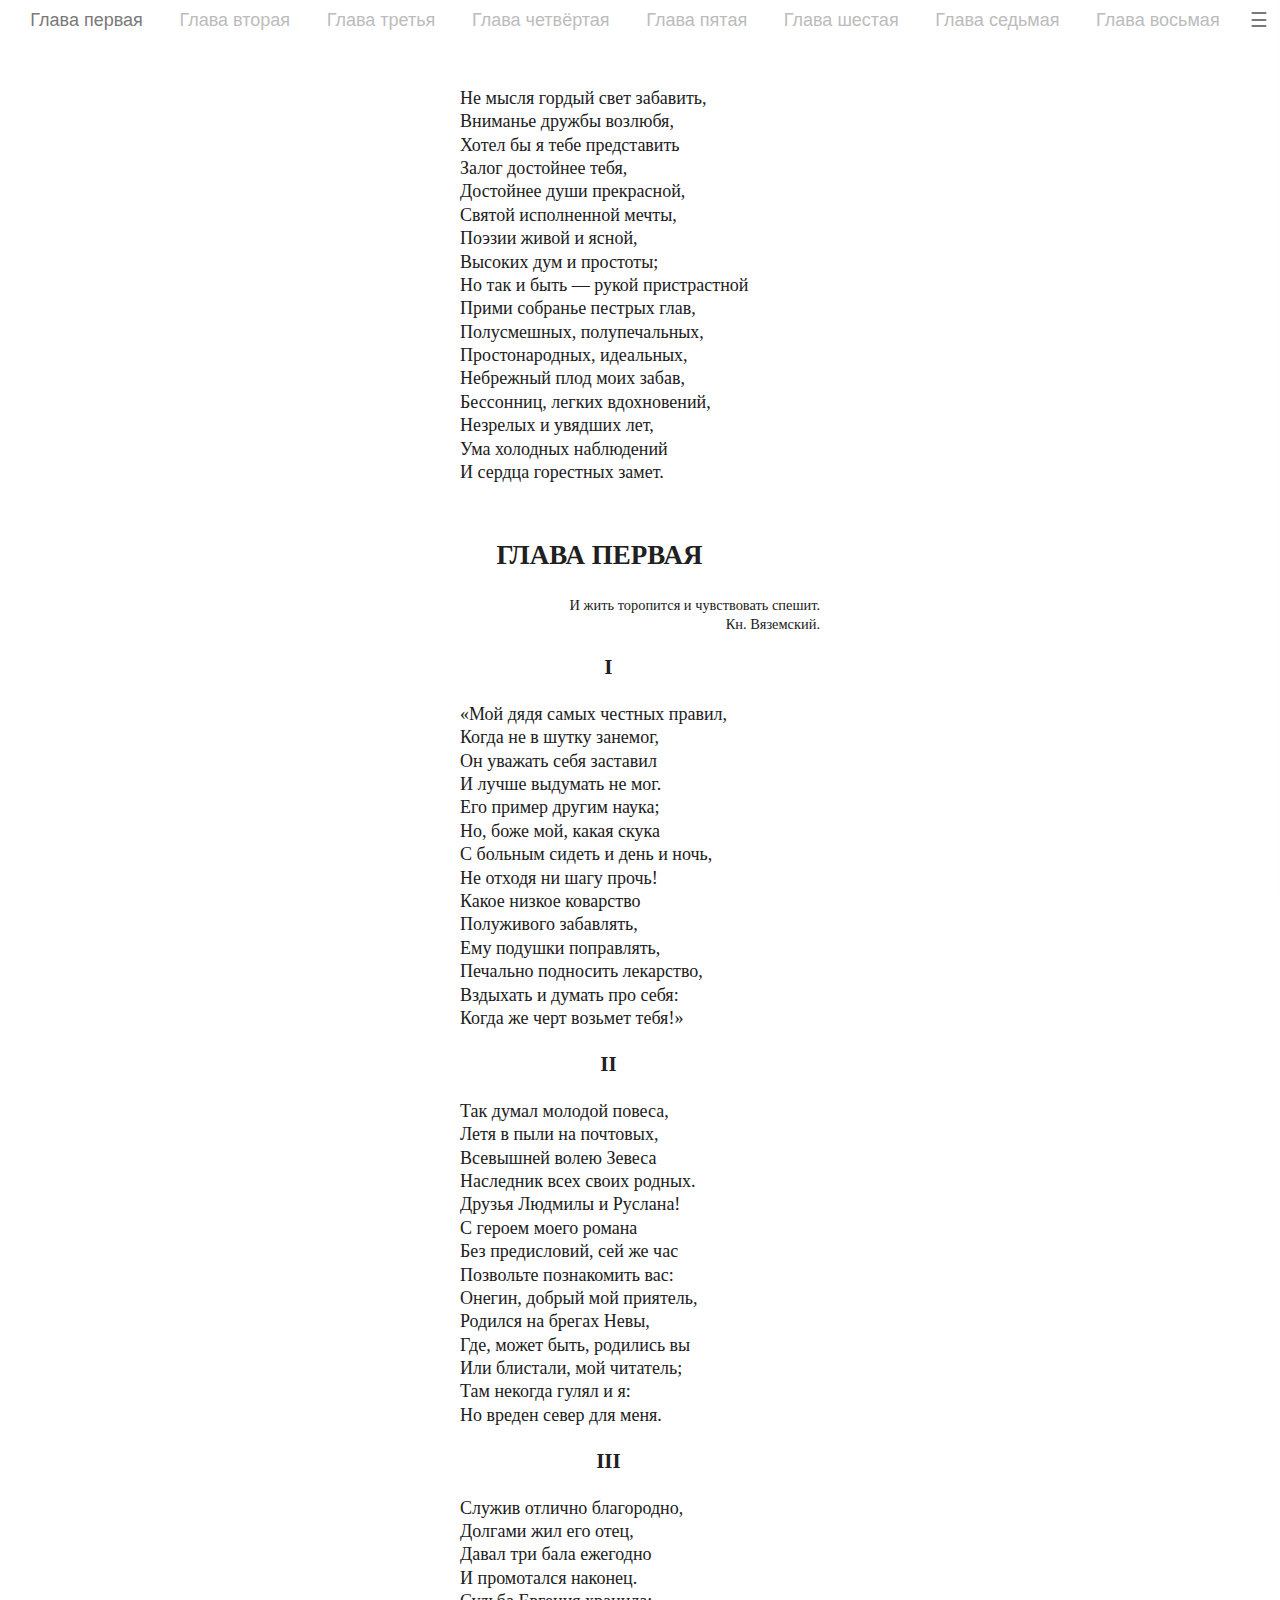
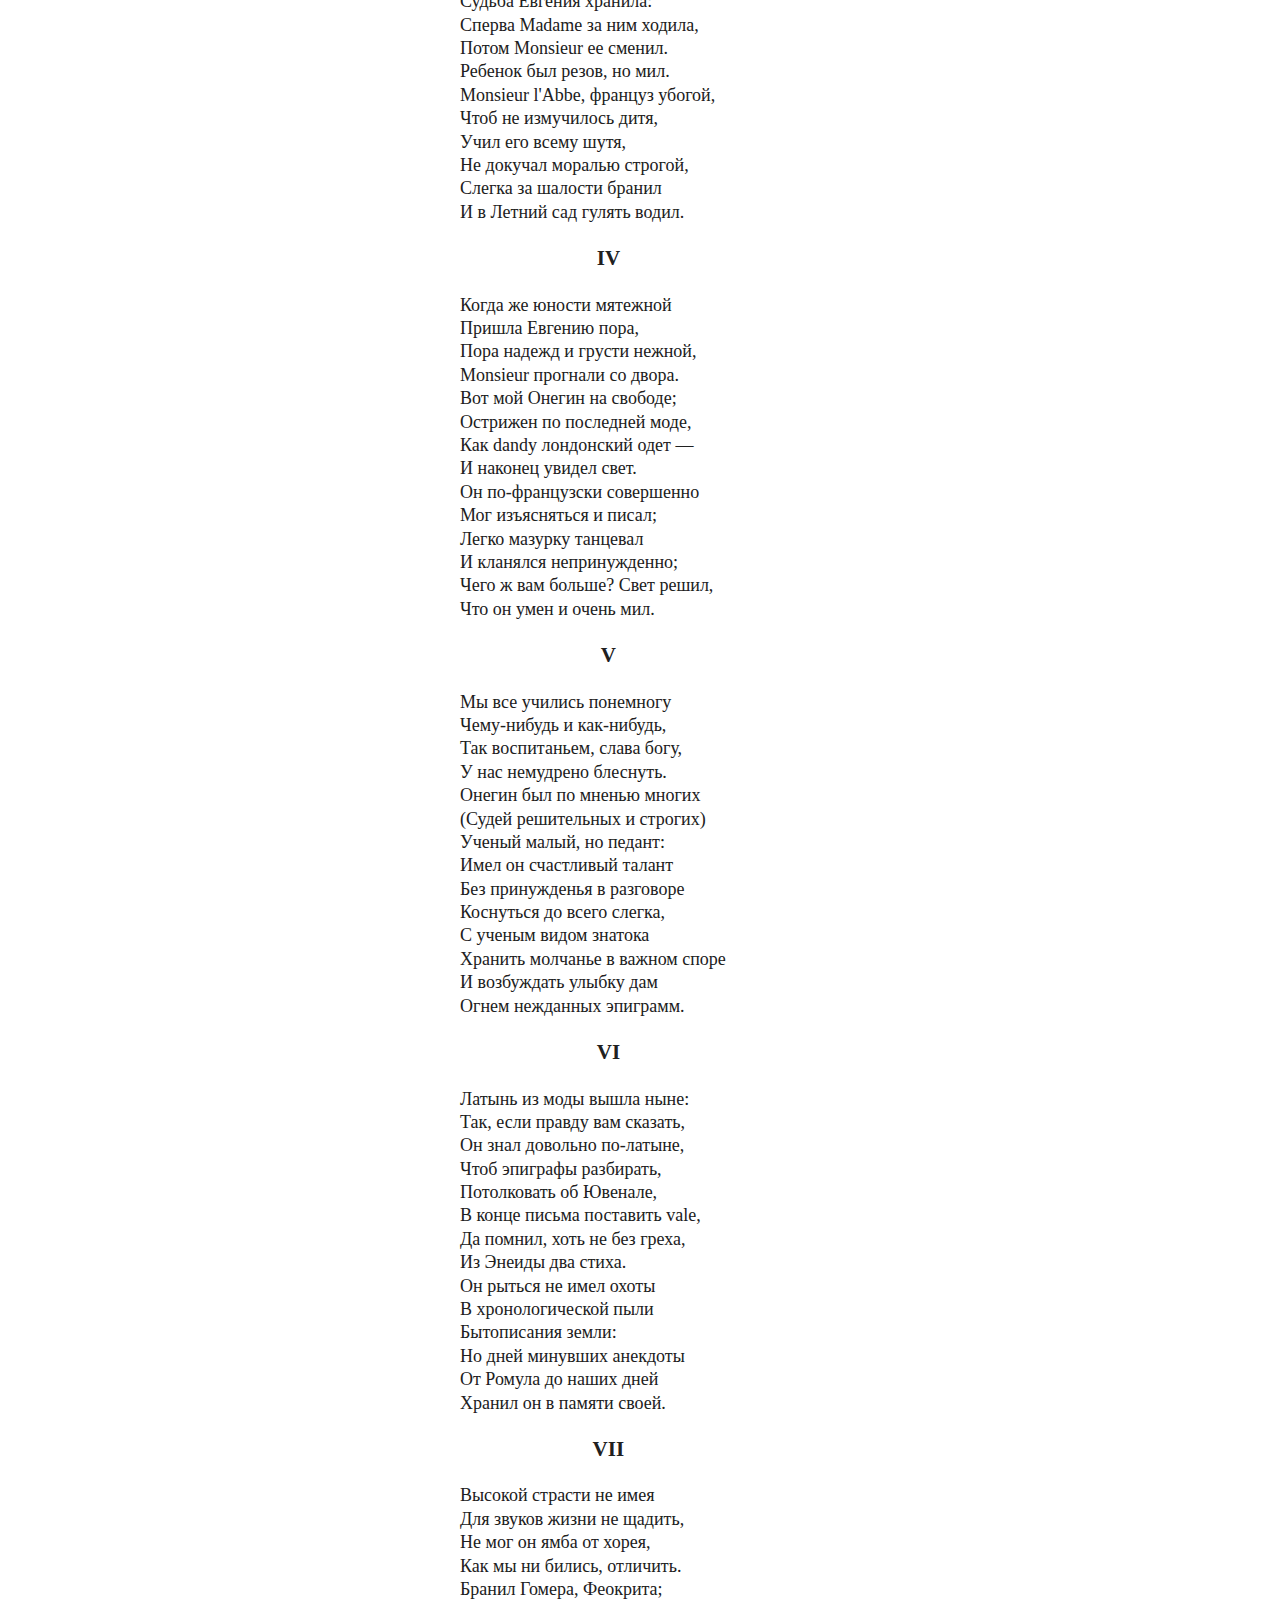
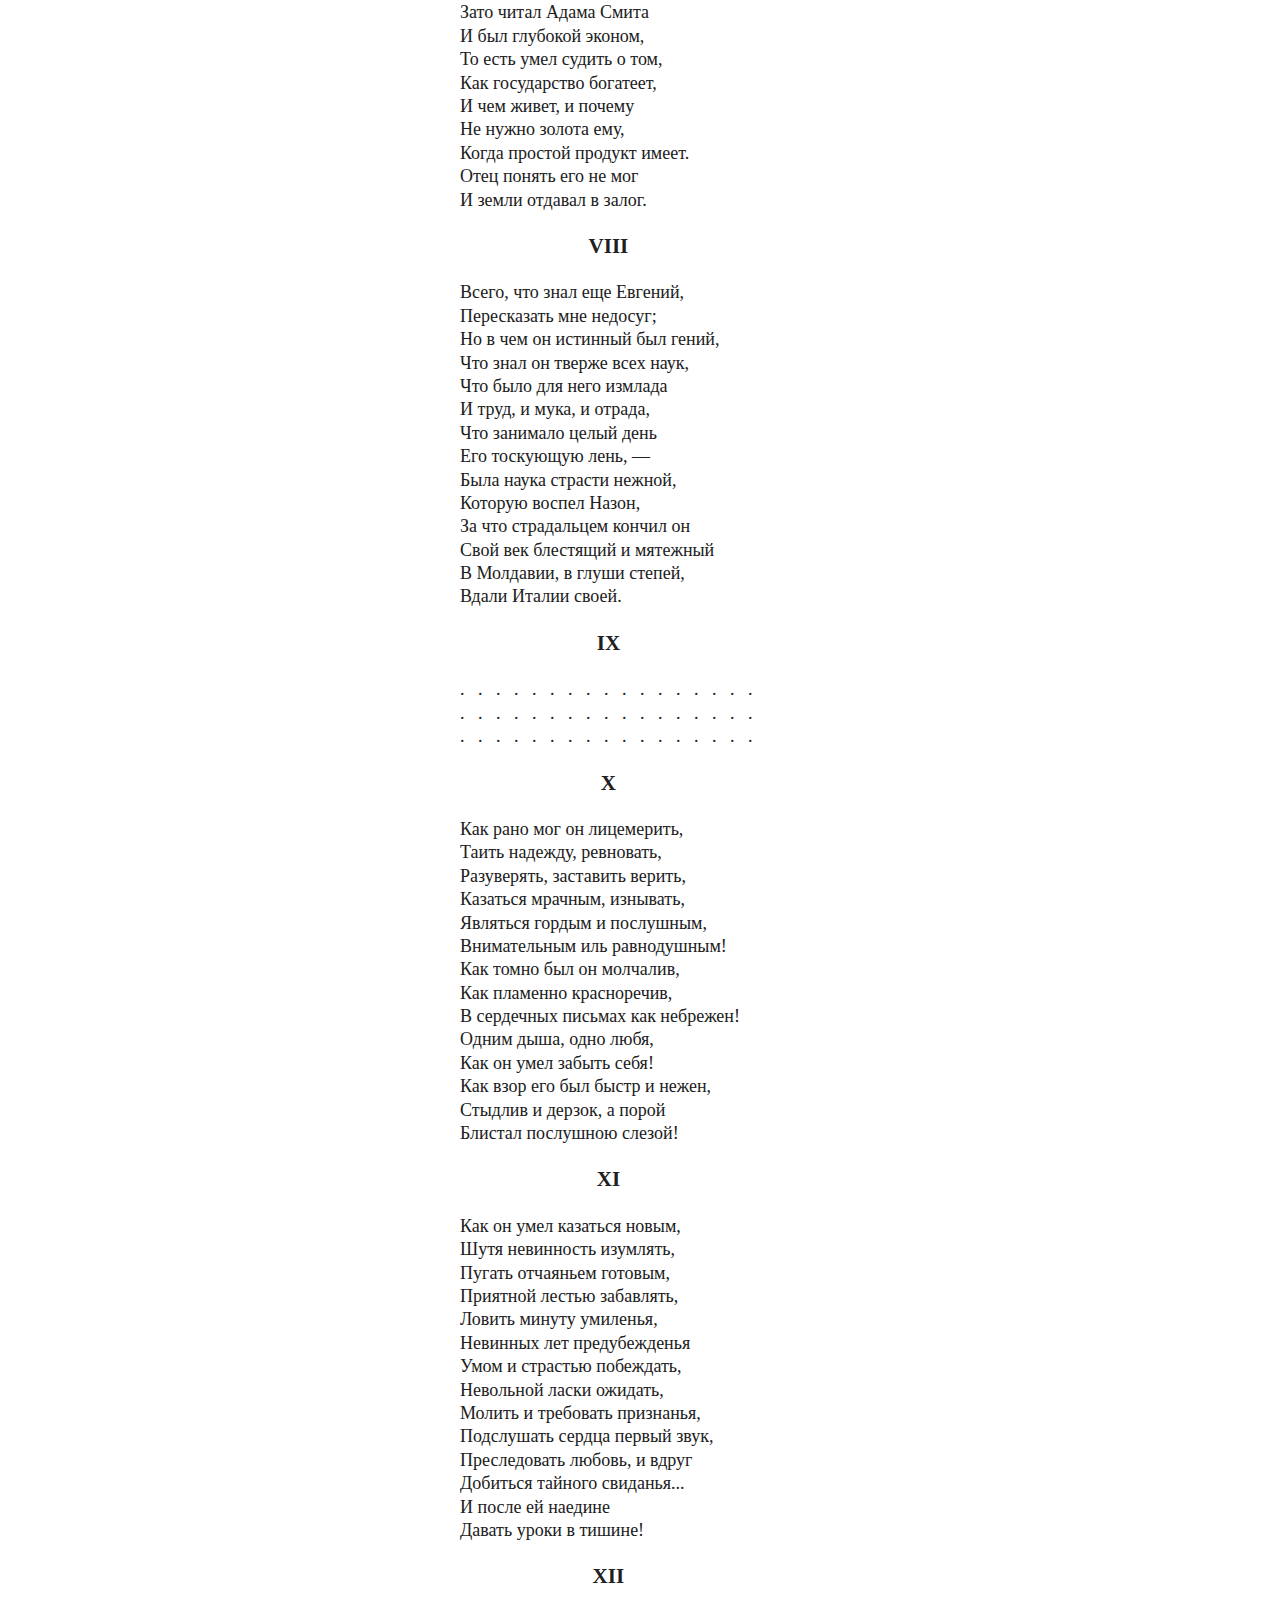
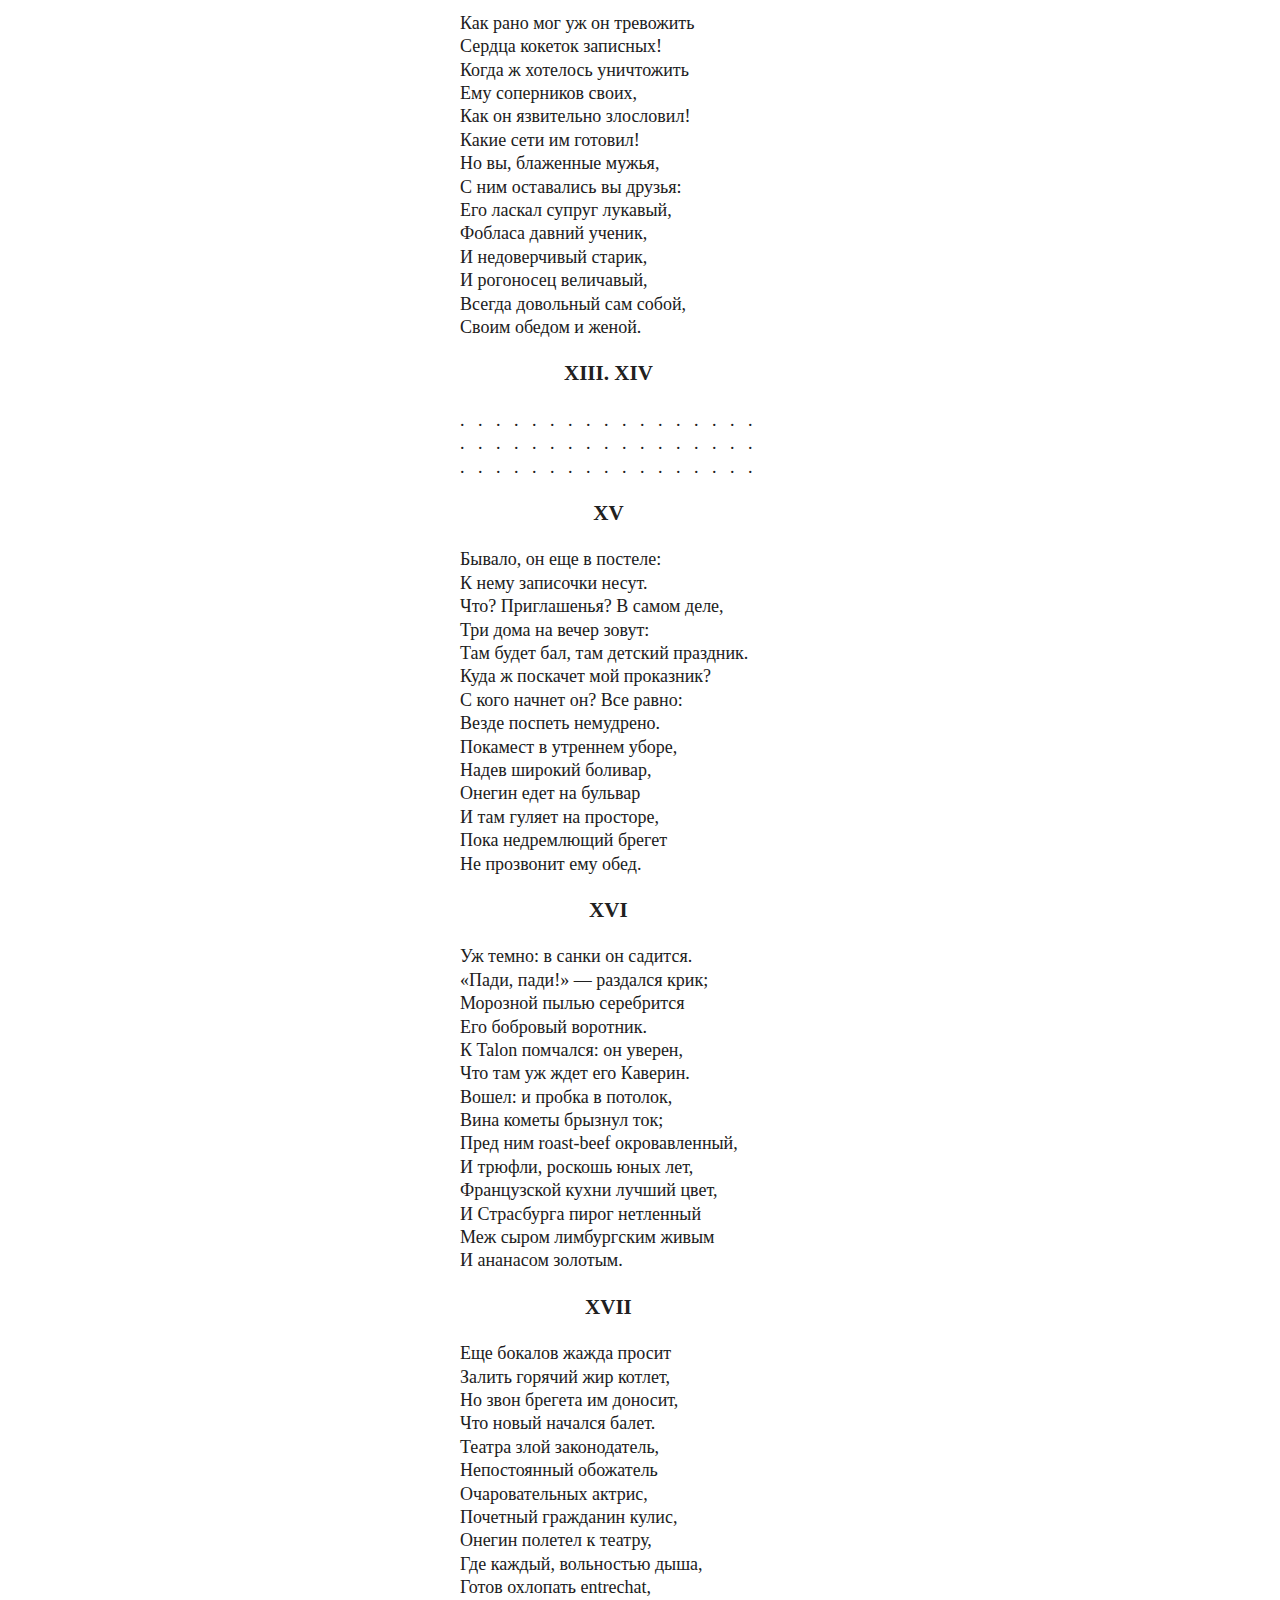
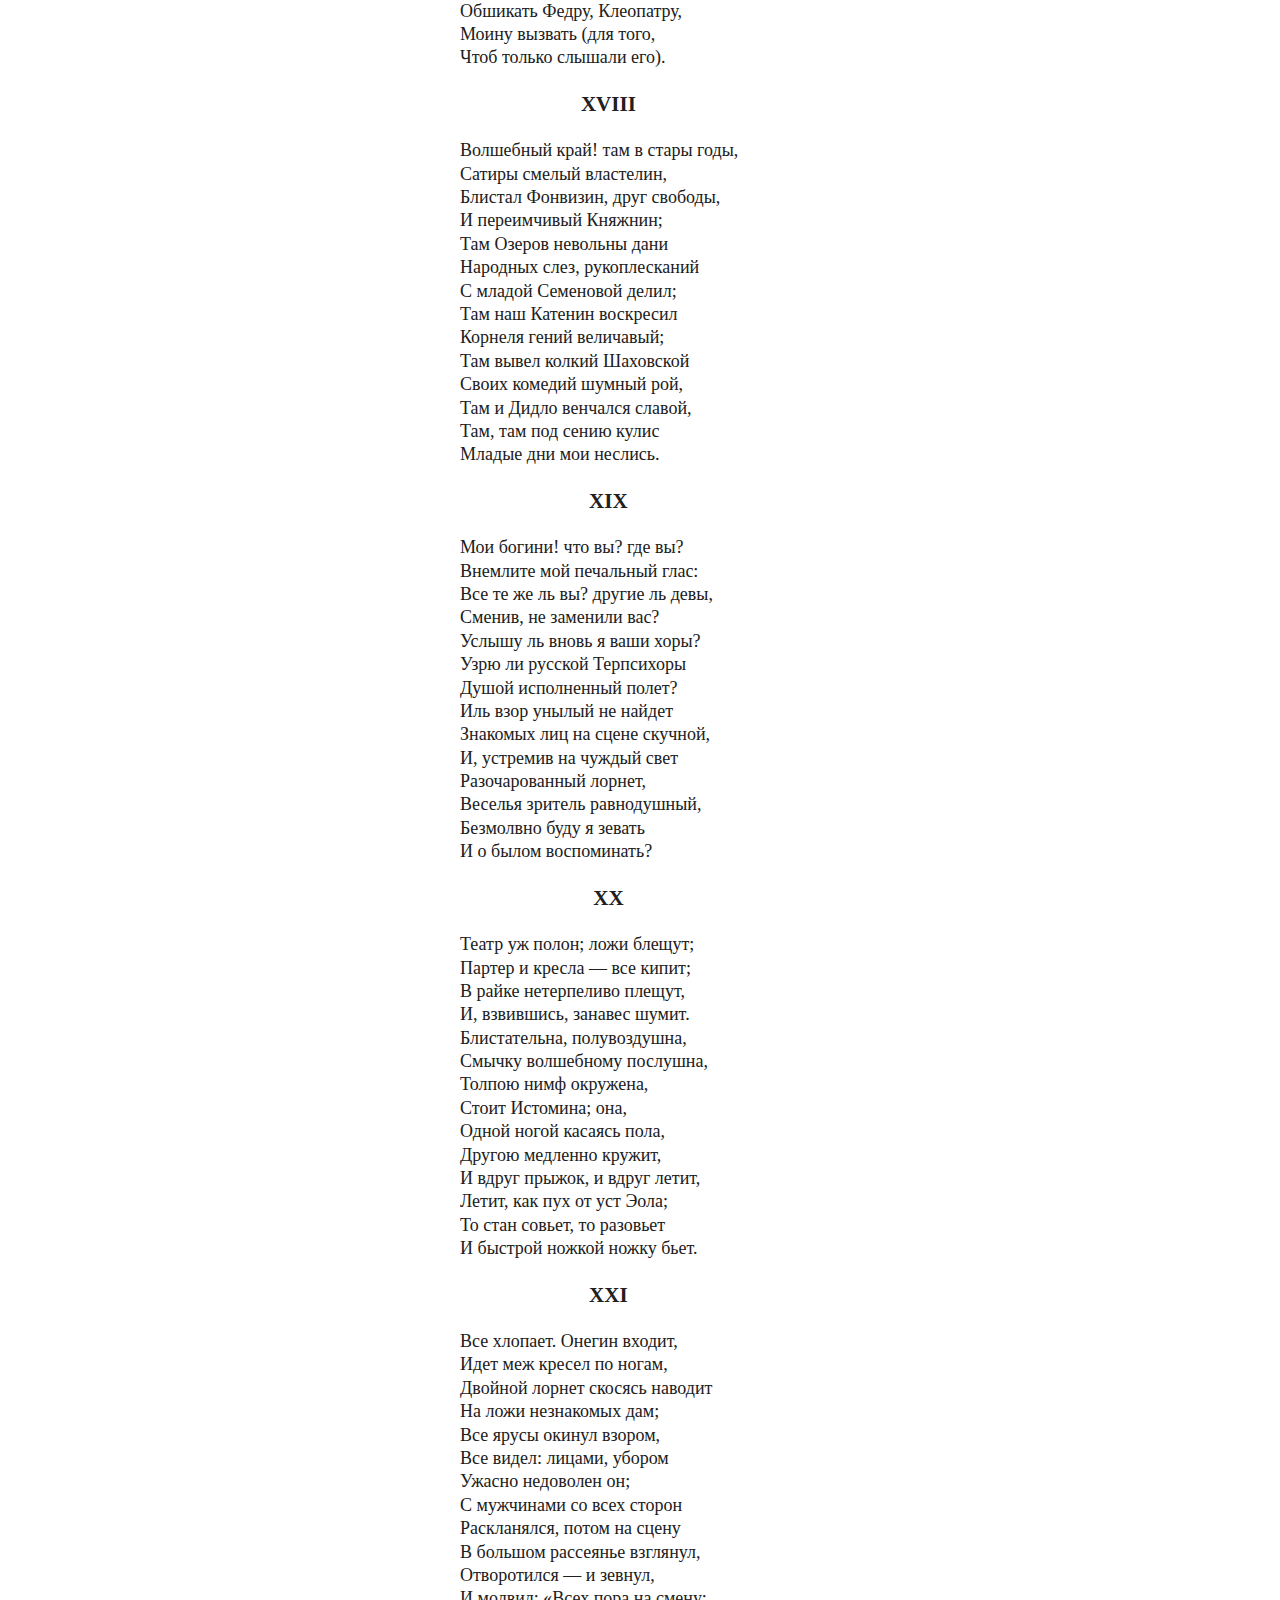
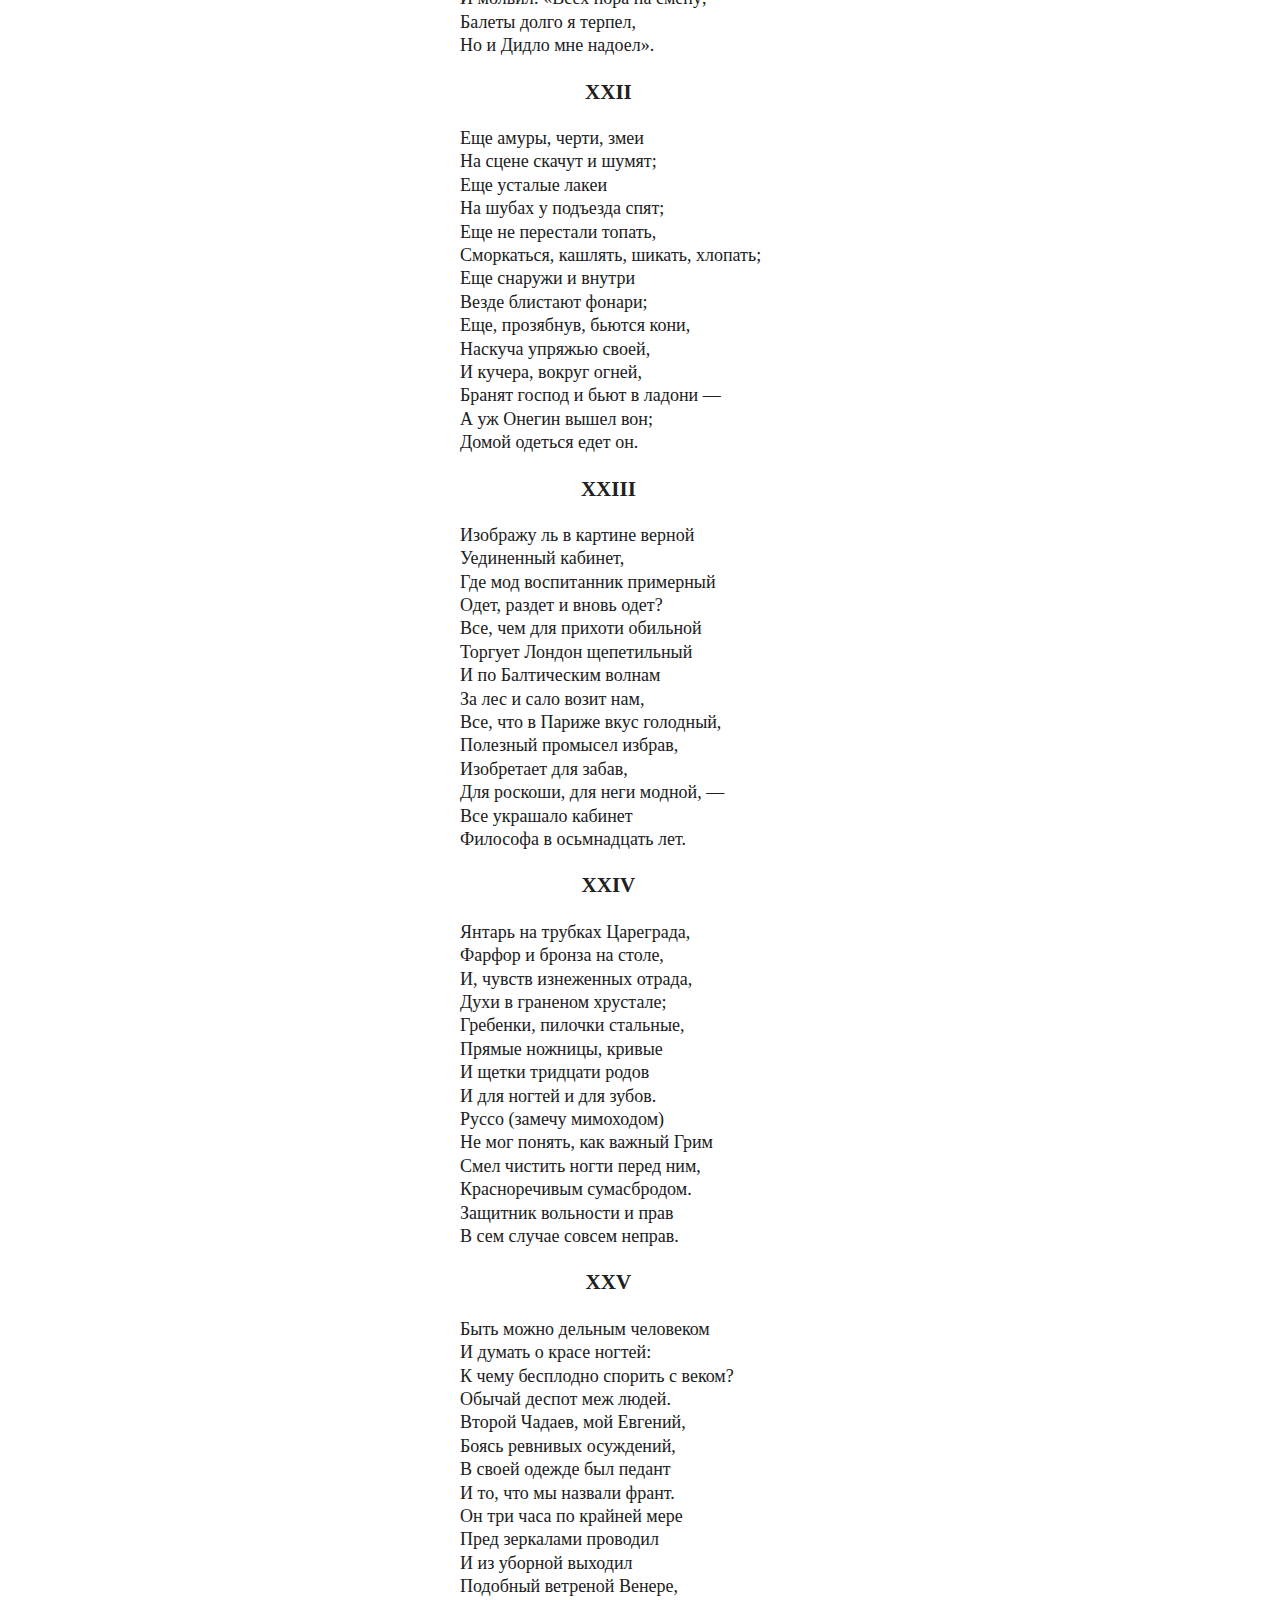
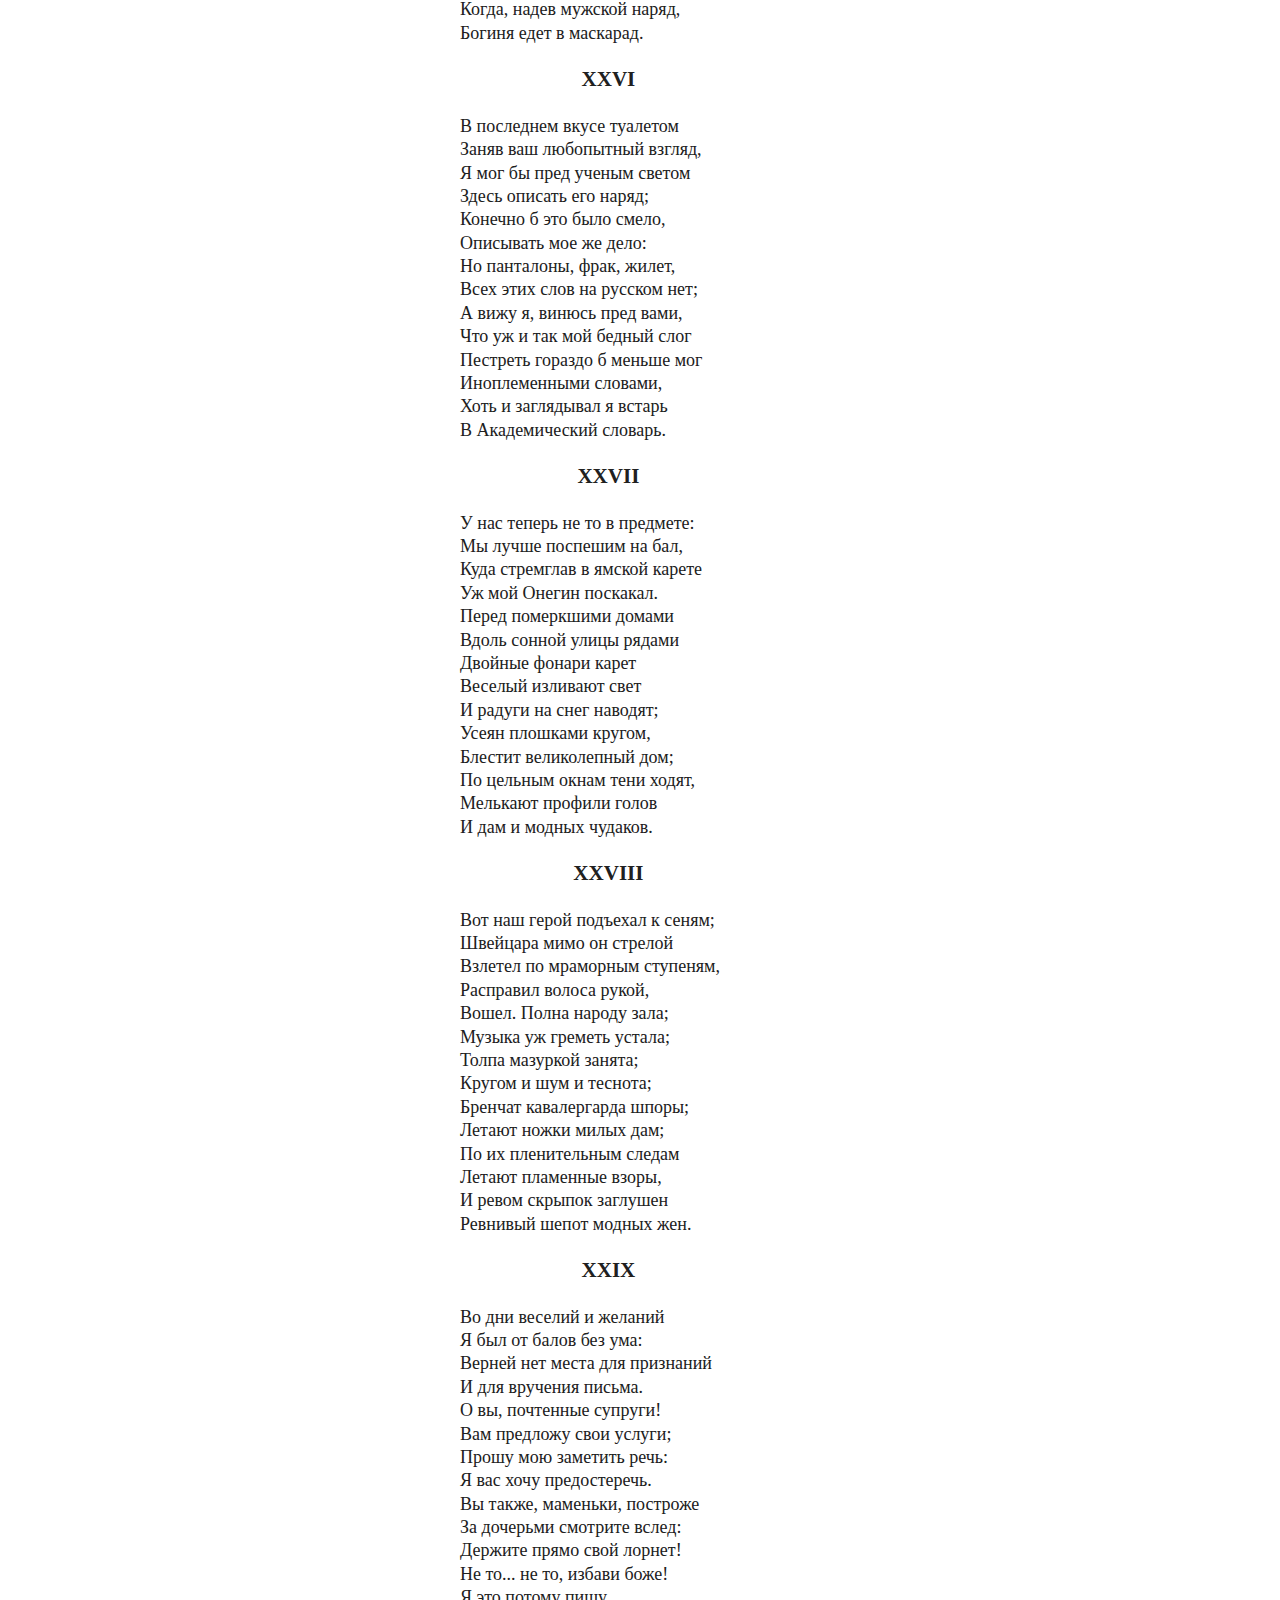
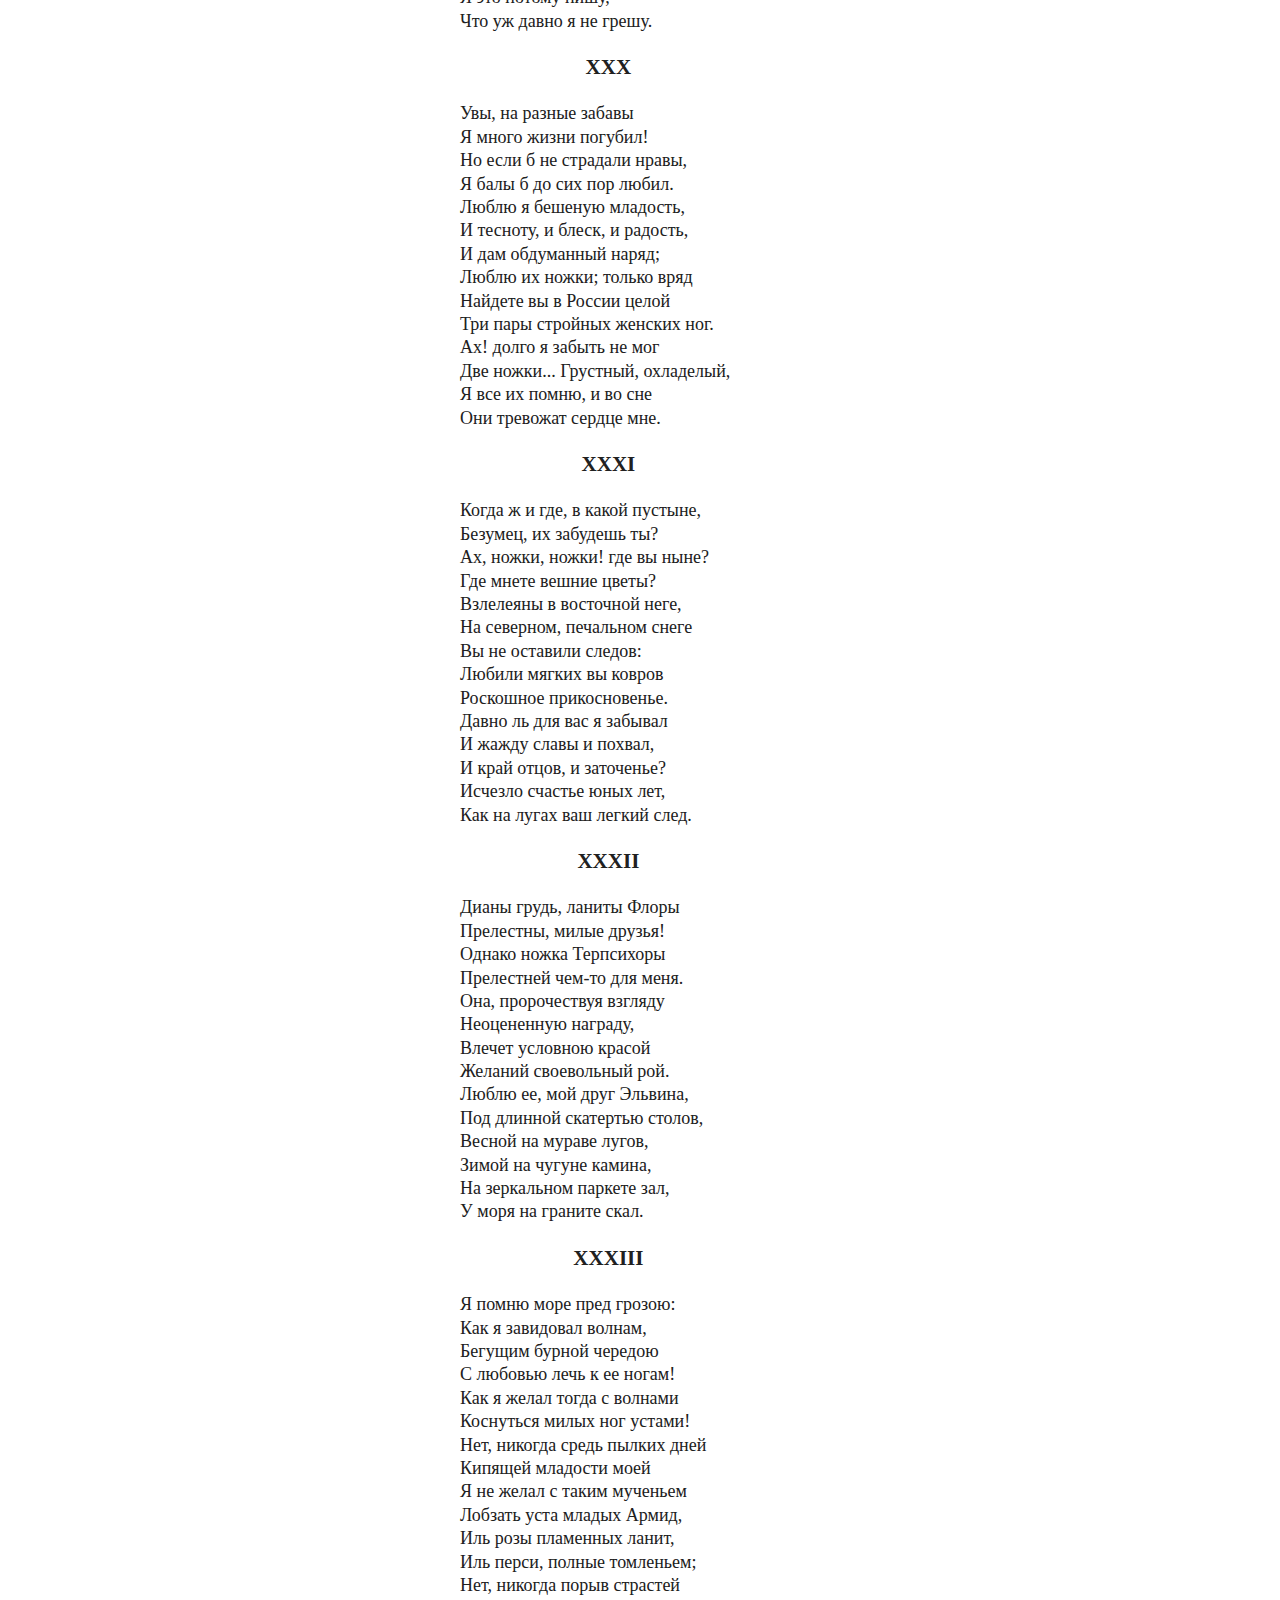
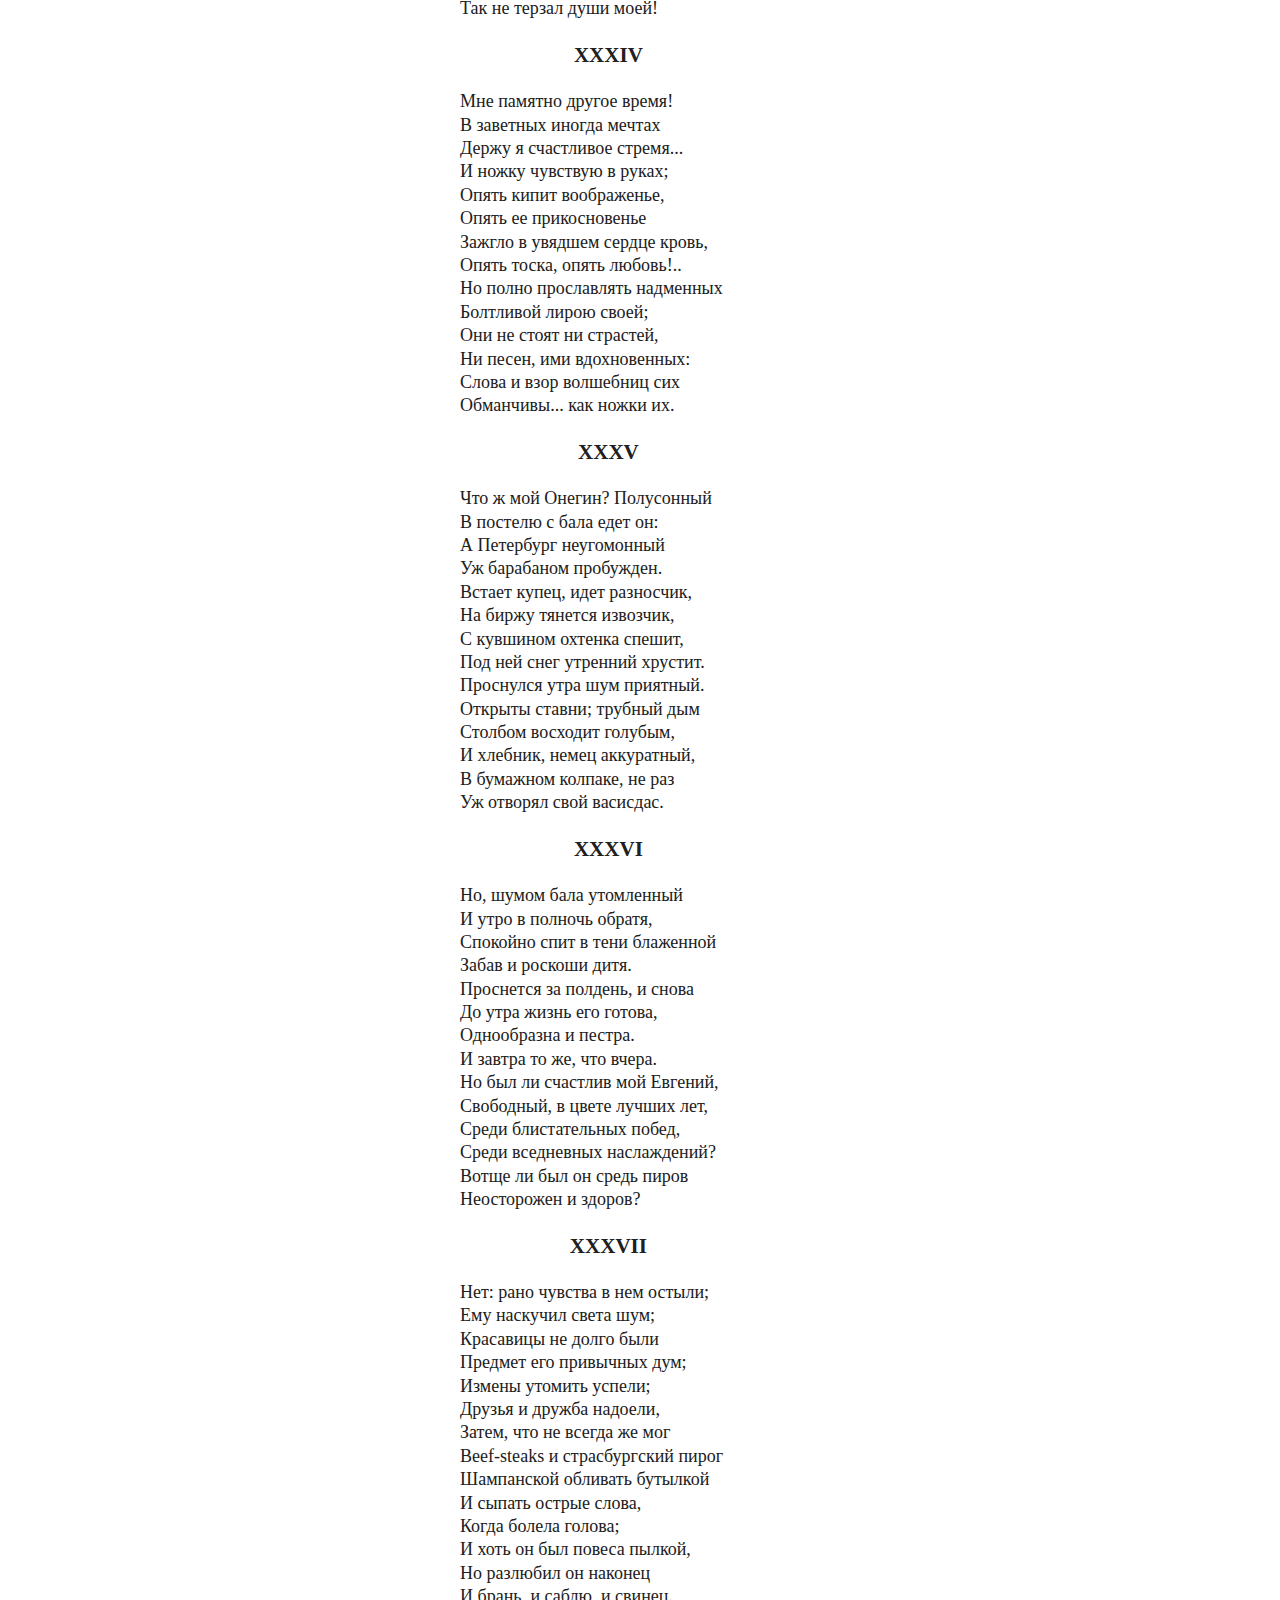
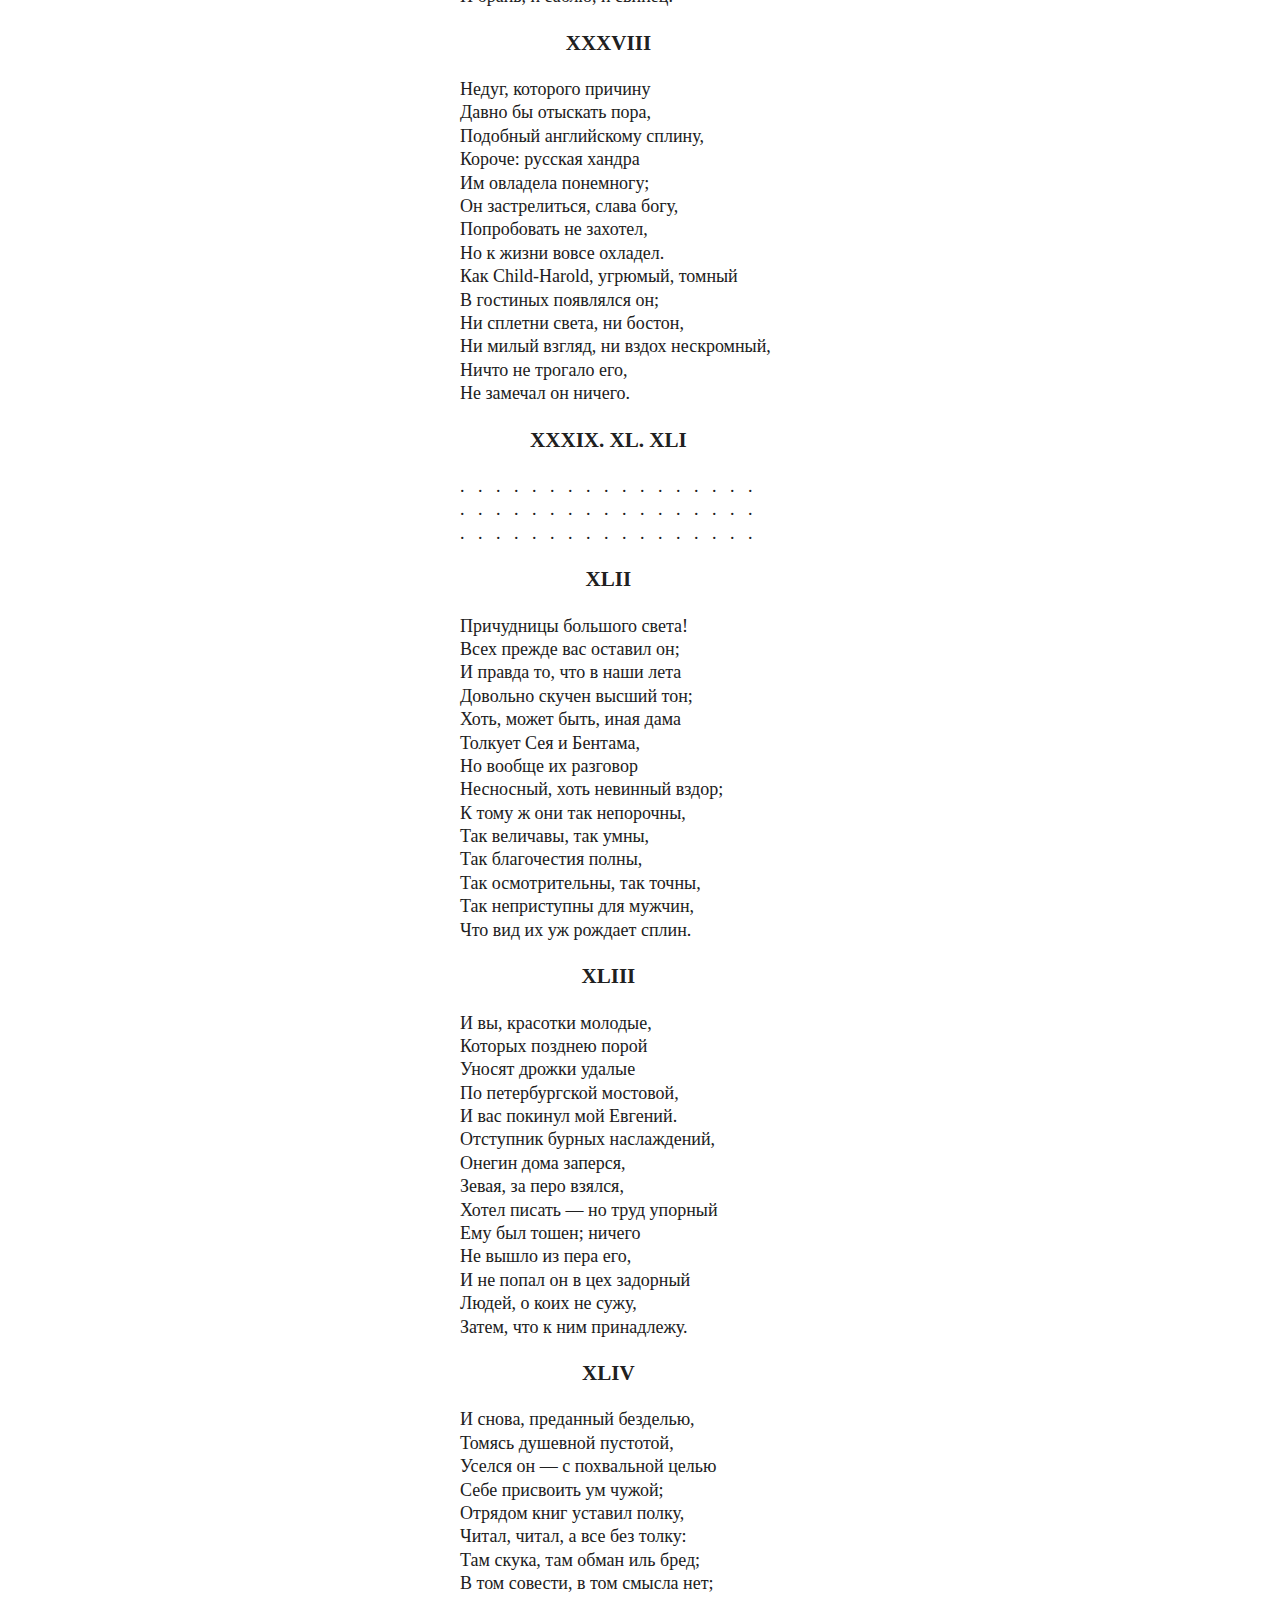
<file: ch1.html>
<!DOCTYPE html>
<html>
<head>
<meta name="viewport" content="width=device-width, initial-scale=1"/>
<meta http-equiv="Content-Type" content="text/html; charset=utf-8">
<title>Евгений Онегин — глава 1</title>
<link rel="stylesheet" href="css/onegin.css" type="text/css" media="screen">
<script src="js/smooth-scroll.min.js"></script>
<script src="js/onegin.min.js"></script>
</head>
<body>
<nav id="permanent">
    <a href="#" id="roast-beef">&#9776;</a>
</nav>

<nav id="chapters">
    <a href="ch1.html" class="active">
        <span class="chptr">Глава</span>
        <span class="short">1</span>
        <span class="long">первая</span>
    </a>
    <a href="ch2.html">
        <span class="chptr">Глава</span>
        <span class="short">2</span>
        <span class="long">вторая</span>
    </a>
    <a href="ch3.html">
        <span class="chptr">Глава</span>
        <span class="short">3</span>
        <span class="long">третья</span>
    </a>
    <a href="ch4.html">
        <span class="chptr">Глава</span>
        <span class="short">4</span>
        <span class="long">четвёртая</span>
    </a>
    <a href="ch5.html">
        <span class="chptr">Глава</span>
        <span class="short">5</span>
        <span class="long">пятая</span>
    </a>
    <a href="ch6.html">
        <span class="chptr">Глава</span>
        <span class="short">6</span>
        <span class="long">шестая</span>
    </a>
    <a href="ch7.html">
        <span class="chptr">Глава</span>
        <span class="short">7</span>
        <span class="long">седьмая</span>
    </a>
    <a href="ch8.html">
        <span class="chptr">Глава</span>
        <span class="short">8</span>
        <span class="long">восьмая</span>
    </a>
</nav>

<nav id="anchors">
<div id="themes-selector">
    <a href="#" id="white" class="white">&#10003;</a>
    <a href="#" id="sepia" class="sepia">&#10003;</a>
    <a href="#" id="black" class="black">&#10003;</a>
</div>
<a data-scroll href="#p0">0. <small>Не мысля гордый свет забавить,</small></a>
<a data-scroll href="#p1">1. <small>Мой дядя самых честных правил,</small></a>
<a data-scroll href="#p2">2. <small>Так думал молодой повеса,</small></a>
<a data-scroll href="#p3">3. <small>Служив отлично благородно,</small></a>
<a data-scroll href="#p4">4. <small>Когда же юности мятежной</small></a>
<a data-scroll href="#p5">5. <small>Мы все учились понемногу</small></a>
<a data-scroll href="#p6">6. <small>Латынь из моды вышла ныне:</small></a>
<a data-scroll href="#p7">7. <small>Высокой страсти не имея</small></a>
<a data-scroll href="#p8">8. <small>Всего, что знал еще Евгений,</small></a>
<a data-scroll href="#p10">10. <small>Как рано мог он лицемерить,</small></a>
<a data-scroll href="#p11">11. <small>Как он умел казаться новым,</small></a>
<a data-scroll href="#p12">12. <small>Как рано мог уж он тревожить</small></a>
<a data-scroll href="#p15">15. <small>Бывало, он еще в постеле:</small></a>
<a data-scroll href="#p16">16. <small>Уж темно: в санки он садится.</small></a>
<a data-scroll href="#p17">17. <small>Еще бокалов жажда просит</small></a>
<a data-scroll href="#p18">18. <small>Волшебный край! там в стары годы,</small></a>
<a data-scroll href="#p19">19. <small>Мои богини! что вы? где вы?</small></a>
<a data-scroll href="#p20">20. <small>Театр уж полон; ложи блещут;</small></a>
<a data-scroll href="#p21">21. <small>Все хлопает. Онегин входит,</small></a>
<a data-scroll href="#p22">22. <small>Еще амуры, черти, змеи</small></a>
<a data-scroll href="#p23">23. <small>Изображу ль в картине верной</small></a>
<a data-scroll href="#p24">24. <small>Янтарь на трубках Цареграда,</small></a>
<a data-scroll href="#p25">25. <small>Быть можно дельным человеком</small></a>
<a data-scroll href="#p26">26. <small>В последнем вкусе туалетом</small></a>
<a data-scroll href="#p27">27. <small>У нас теперь не то в предмете:</small></a>
<a data-scroll href="#p28">28. <small>Вот наш герой подъехал к сеням;</small></a>
<a data-scroll href="#p29">29. <small>Во дни веселий и желаний</small></a>
<a data-scroll href="#p30">30. <small>Увы, на разные забавы</small></a>
<a data-scroll href="#p31">31. <small>Когда ж и где, в какой пустыне,</small></a>
<a data-scroll href="#p32">32. <small>Дианы грудь, ланиты Флоры</small></a>
<a data-scroll href="#p33">33. <small>Я помню море пред грозою:</small></a>
<a data-scroll href="#p34">34. <small>Мне памятно другое время!</small></a>
<a data-scroll href="#p35">35. <small>Что ж мой Онегин? Полусонный</small></a>
<a data-scroll href="#p36">36. <small>Но, шумом бала утомленный</small></a>
<a data-scroll href="#p37">37. <small>Нет: рано чувства в нем остыли;</small></a>
<a data-scroll href="#p38">38. <small>Недуг, которого причину</small></a>
<a data-scroll href="#p42">42. <small>Причудницы большого света!</small></a>
<a data-scroll href="#p43">43. <small>И вы, красотки молодые,</small></a>
<a data-scroll href="#p44">44. <small>И снова, преданный безделью,</small></a>
<a data-scroll href="#p45">45. <small>Условий света свергнув бремя,</small></a>
<a data-scroll href="#p46">46. <small>Кто жил и мыслил, тот не может</small></a>
<a data-scroll href="#p47">47. <small>Как часто летнею порою,</small></a>
<a data-scroll href="#p48">48. <small>С душою, полной сожалений,</small></a>
<a data-scroll href="#p49">49. <small>Адриатические волны,</small></a>
<a data-scroll href="#p50">50. <small>Придет ли час моей свободы?</small></a>
<a data-scroll href="#p51">51. <small>Онегин был готов со мною</small></a>
<a data-scroll href="#p52">52. <small>Вдруг получил он в самом деле</small></a>
<a data-scroll href="#p53">53. <small>Нашел он полон двор услуги;</small></a>
<a data-scroll href="#p54">54. <small>Два дня ему казались новы</small></a>
<a data-scroll href="#p55">55. <small>Я был рожден для жизни мирной,</small></a>
<a data-scroll href="#p56">56. <small>Цветы, любовь, деревня, праздность,</small></a>
<a data-scroll href="#p57">57. <small>Замечу кстати: все поэты —</small></a>
<a data-scroll href="#p58">58. <small>Чей взор, волнуя вдохновенье,</small></a>
<a data-scroll href="#p59">59. <small>Прошла любовь, явилась муза,</small></a>
<a data-scroll href="#p60">60. <small>Я думал уж о форме плана</small></a>
</nav>

<main>
<div class="text">
<span id="p0"></span>
<br/><br/>
<p>Не мысля гордый свет забавить,
Вниманье дружбы возлюбя,
Хотел бы я тебе представить
Залог достойнее тебя,
Достойнее души прекрасной,
Святой исполненной мечты,
Поэзии живой и ясной,
Высоких дум и простоты;
Но так и быть — рукой пристрастной
Прими собранье пестрых глав,
Полусмешных, полупечальных,
Простонародных, идеальных,
Небрежный плод моих забав,
Бессонниц, легких вдохновений,
Незрелых и увядших лет,
Ума холодных наблюдений
И сердца горестных замет.
</p>

<h2><span id="p1">ГЛАВА ПЕРВАЯ</span></h2>

<quote>
И жить торопится и чувствовать спешит.<br />
Кн. Вяземский.
</quote>

<h3>I</h3>
<p>«Мой дядя самых честных правил,
Когда не в шутку занемог,
Он уважать себя заставил
И лучше выдумать не мог.
Его пример другим наука;
Но, боже мой, какая скука
С больным сидеть и день и ночь,
Не отходя ни шагу прочь!
Какое низкое коварство
Полуживого забавлять,
Ему подушки поправлять,
Печально подносить лекарство,
Вздыхать и думать про себя:
Когда же черт возьмет тебя!»
</p>
<h3><span id="p2">II</span></h3>
<p>Так думал молодой повеса,
Летя в пыли на почтовых,
Всевышней волею Зевеса
Наследник всех своих родных.
Друзья Людмилы и Руслана!
С героем моего романа
Без предисловий, сей же час
Позвольте познакомить вас:
Онегин, добрый мой приятель,
Родился на брегах Невы,
Где, может быть, родились вы
Или блистали, мой читатель;
Там некогда гулял и я:
Но вреден север для меня<sup>{1}</sup>.
</p>
<h3><span id="p3">III</span></h3>
<p>Служив отлично благородно,
Долгами жил его отец,
Давал три бала ежегодно
И промотался наконец.
Судьба Евгения хранила:
Сперва Madame за ним ходила,
Потом Monsieur ее сменил.
Ребенок был резов, но мил.
Monsieur l'Abbe, француз убогой,
Чтоб не измучилось дитя,
Учил его всему шутя,
Не докучал моралью строгой,
Слегка за шалости бранил
И в Летний сад гулять водил.
</p>
<h3><span id="p4">IV</span></h3>
<p>Когда же юности мятежной
Пришла Евгению пора,
Пора надежд и грусти нежной,
Monsieur прогнали со двора.
Вот мой Онегин на свободе;
Острижен по последней моде,
Как dandy<sup>{2}</sup> лондонский одет —
И наконец увидел свет.
Он по-французски совершенно
Мог изъясняться и писал;
Легко мазурку танцевал
И кланялся непринужденно;
Чего ж вам больше? Свет решил,
Что он умен и очень мил.
</p>
<h3><span id="p5">V</span></h3>
<p>Мы все учились понемногу
Чему-нибудь и как-нибудь,
Так воспитаньем, слава богу,
У нас немудрено блеснуть.
Онегин был по мненью многих
(Судей решительных и строгих)
Ученый малый, но педант:
Имел он счастливый талант
Без принужденья в разговоре
Коснуться до всего слегка,
С ученым видом знатока
Хранить молчанье в важном споре
И возбуждать улыбку дам
Огнем нежданных эпиграмм.
</p>
<h3><span id="p6">VI</span></h3>
<p>Латынь из моды вышла ныне:
Так, если правду вам сказать,
Он знал довольно по-латыне,
Чтоб эпиграфы разбирать,
Потолковать об Ювенале,
В конце письма поставить vale,
Да помнил, хоть не без греха,
Из Энеиды два стиха.
Он рыться не имел охоты
В хронологической пыли
Бытописания земли:
Но дней минувших анекдоты
От Ромула до наших дней
Хранил он в памяти своей.
</p>
<h3><span id="p7">VII</span></h3>
<p>Высокой страсти не имея
Для звуков жизни не щадить,
Не мог он ямба от хорея,
Как мы ни бились, отличить.
Бранил Гомера, Феокрита;
Зато читал Адама Смита
И был глубокой эконом,
То есть умел судить о том,
Как государство богатеет,
И чем живет, и почему
Не нужно золота ему,
Когда простой продукт имеет.
Отец понять его не мог
И земли отдавал в залог.
</p>
<h3><span id="p8">VIII</span></h3>
<p>Всего, что знал еще Евгений,
Пересказать мне недосуг;
Но в чем он истинный был гений,
Что знал он тверже всех наук,
Что было для него измлада
И труд, и мука, и отрада,
Что занимало целый день
Его тоскующую лень, —
Была наука страсти нежной,
Которую воспел Назон,
За что страдальцем кончил он
Свой век блестящий и мятежный
В Молдавии, в глуши степей,
Вдали Италии своей.
</p>
<h3>IX</h3>
<p>.   .   .   .   .   .   .   .   .   .   .   .   .   .   .   .   .
.   .   .   .   .   .   .   .   .   .   .   .   .   .   .   .   .
.   .   .   .   .   .   .   .   .   .   .   .   .   .   .   .   .
</p>
<h3><span id="p10">X</span></h3>
<p>Как рано мог он лицемерить,
Таить надежду, ревновать,
Разуверять, заставить верить,
Казаться мрачным, изнывать,
Являться гордым и послушным,
Внимательным иль равнодушным!
Как томно был он молчалив,
Как пламенно красноречив,
В сердечных письмах как небрежен!
Одним дыша, одно любя,
Как он умел забыть себя!
Как взор его был быстр и нежен,
Стыдлив и дерзок, а порой
Блистал послушною слезой!
</p>
<h3><span id="p11">XI</span></h3>
<p>Как он умел казаться новым,
Шутя невинность изумлять,
Пугать отчаяньем готовым,
Приятной лестью забавлять,
Ловить минуту умиленья,
Невинных лет предубежденья
Умом и страстью побеждать,
Невольной ласки ожидать,
Молить и требовать признанья,
Подслушать сердца первый звук,
Преследовать любовь, и вдруг
Добиться тайного свиданья...
И после ей наедине
Давать уроки в тишине!
</p>
<h3><span id="p12">XII</span></h3>
<p>Как рано мог уж он тревожить
Сердца кокеток записных!
Когда ж хотелось уничтожить
Ему соперников своих,
Как он язвительно злословил!
Какие сети им готовил!
Но вы, блаженные мужья,
С ним оставались вы друзья:
Его ласкал супруг лукавый,
Фобласа давний ученик,
И недоверчивый старик,
И рогоносец величавый,
Всегда довольный сам собой,
Своим обедом и женой.
</p>
<h3>XIII. XIV</h3>
<p>.   .   .   .   .   .   .   .   .   .   .   .   .   .   .   .   .
.   .   .   .   .   .   .   .   .   .   .   .   .   .   .   .   .
.   .   .   .   .   .   .   .   .   .   .   .   .   .   .   .   .
</p>
<h3><span id="p15">XV</span></h3>
<p>Бывало, он еще в постеле:
К нему записочки несут.
Что? Приглашенья? В самом деле,
Три дома на вечер зовут:
Там будет бал, там детский праздник.
Куда ж поскачет мой проказник?
С кого начнет он? Все равно:
Везде поспеть немудрено.
Покамест в утреннем уборе,
Надев широкий боливар<sup>{3}</sup>,
Онегин едет на бульвар
И там гуляет на просторе,
Пока недремлющий брегет
Не прозвонит ему обед.
</p>
<h3><span id="p16">XVI</span></h3>
<p>Уж темно: в санки он садится.
«Пади, пади!» — раздался крик;
Морозной пылью серебрится
Его бобровый воротник.
К Talon<sup>{4}</sup> помчался: он уверен,
Что там уж ждет его Каверин.
Вошел: и пробка в потолок,
Вина кометы брызнул ток;
Пред ним roast-beef окровавленный,
И трюфли, роскошь юных лет,
Французской кухни лучший цвет,
И Страсбурга пирог нетленный
Меж сыром лимбургским живым
И ананасом золотым.
</p>
<h3><span id="p17">XVII</span></h3>
<p>Еще бокалов жажда просит
Залить горячий жир котлет,
Но звон брегета им доносит,
Что новый начался балет.
Театра злой законодатель,
Непостоянный обожатель
Очаровательных актрис,
Почетный гражданин кулис,
Онегин полетел к театру,
Где каждый, вольностью дыша,
Готов охлопать entrechat,
Обшикать Федру, Клеопатру,
Моину вызвать (для того,
Чтоб только слышали его).
</p>
<h3><span id="p18">XVIII</span></h3>
<p>Волшебный край! там в стары годы,
Сатиры смелый властелин,
Блистал Фонвизин, друг свободы,
И переимчивый Княжнин;
Там Озеров невольны дани
Народных слез, рукоплесканий
С младой Семеновой делил;
Там наш Катенин воскресил
Корнеля гений величавый;
Там вывел колкий Шаховской
Своих комедий шумный рой,
Там и Дидло венчался славой,
Там, там под сению кулис
Младые дни мои неслись.
</p>
<h3><span id="p19">XIX</span></h3>
<p>Мои богини! что вы? где вы?
Внемлите мой печальный глас:
Все те же ль вы? другие ль девы,
Сменив, не заменили вас?
Услышу ль вновь я ваши хоры?
Узрю ли русской Терпсихоры
Душой исполненный полет?
Иль взор унылый не найдет
Знакомых лиц на сцене скучной,
И, устремив на чуждый свет
Разочарованный лорнет,
Веселья зритель равнодушный,
Безмолвно буду я зевать
И о былом воспоминать?
</p>
<h3><span id="p20">XX</span></h3>
<p>Театр уж полон; ложи блещут;
Партер и кресла — все кипит;
В райке нетерпеливо плещут,
И, взвившись, занавес шумит.
Блистательна, полувоздушна,
Смычку волшебному послушна,
Толпою нимф окружена,
Стоит Истомина; она,
Одной ногой касаясь пола,
Другою медленно кружит,
И вдруг прыжок, и вдруг летит,
Летит, как пух от уст Эола;
То стан совьет, то разовьет
И быстрой ножкой ножку бьет.
</p>
<h3><span id="p21">XXI</span></h3>
<p>Все хлопает. Онегин входит,
Идет меж кресел по ногам,
Двойной лорнет скосясь наводит
На ложи незнакомых дам;
Все ярусы окинул взором,
Все видел: лицами, убором
Ужасно недоволен он;
С мужчинами со всех сторон
Раскланялся, потом на сцену
В большом рассеянье взглянул,
Отворотился — и зевнул,
И молвил: «Всех пора на смену;
Балеты долго я терпел,
Но и Дидло мне надоел»<sup>{5}</sup>.
</p>
<h3><span id="p22">XXII</span></h3>
<p>Еще амуры, черти, змеи
На сцене скачут и шумят;
Еще усталые лакеи
На шубах у подъезда спят;
Еще не перестали топать,
Сморкаться, кашлять, шикать, хлопать;
Еще снаружи и внутри
Везде блистают фонари;
Еще, прозябнув, бьются кони,
Наскуча упряжью своей,
И кучера, вокруг огней,
Бранят господ и бьют в ладони —
А уж Онегин вышел вон;
Домой одеться едет он.
</p>
<h3><span id="p23">XXIII</span></h3>
<p>Изображу ль в картине верной
Уединенный кабинет,
Где мод воспитанник примерный
Одет, раздет и вновь одет?
Все, чем для прихоти обильной
Торгует Лондон щепетильный
И по Балтическим волнам
За лес и сало возит нам,
Все, что в Париже вкус голодный,
Полезный промысел избрав,
Изобретает для забав,
Для роскоши, для неги модной, —
Все украшало кабинет
Философа в осьмнадцать лет.
</p>
<h3><span id="p24">XXIV</span></h3>
<p>Янтарь на трубках Цареграда,
Фарфор и бронза на столе,
И, чувств изнеженных отрада,
Духи в граненом хрустале;
Гребенки, пилочки стальные,
Прямые ножницы, кривые
И щетки тридцати родов
И для ногтей и для зубов.
Руссо (замечу мимоходом)
Не мог понять, как важный Грим
Смел чистить ногти перед ним,
Красноречивым сумасбродом<sup>{6}</sup>.
Защитник вольности и прав
В сем случае совсем неправ.
</p>
<h3><span id="p25">XXV</span></h3>
<p>Быть можно дельным человеком
И думать о красе ногтей:
К чему бесплодно спорить с веком?
Обычай деспот меж людей.
Второй Чадаев, мой Евгений,
Боясь ревнивых осуждений,
В своей одежде был педант
И то, что мы назвали франт.
Он три часа по крайней мере
Пред зеркалами проводил
И из уборной выходил
Подобный ветреной Венере,
Когда, надев мужской наряд,
Богиня едет в маскарад.
</p>
<h3><span id="p26">XXVI</span></h3>
<p>В последнем вкусе туалетом
Заняв ваш любопытный взгляд,
Я мог бы пред ученым светом
Здесь описать его наряд;
Конечно б это было смело,
Описывать мое же дело:
Но панталоны, фрак, жилет,
Всех этих слов на русском нет;
А вижу я, винюсь пред вами,
Что уж и так мой бедный слог
Пестреть гораздо б меньше мог
Иноплеменными словами,
Хоть и заглядывал я встарь
В Академический словарь.
</p>
<h3><span id="p27">XXVII</span></h3>
<p>У нас теперь не то в предмете:
Мы лучше поспешим на бал,
Куда стремглав в ямской карете
Уж мой Онегин поскакал.
Перед померкшими домами
Вдоль сонной улицы рядами
Двойные фонари карет
Веселый изливают свет
И радуги на снег наводят;
Усеян плошками кругом,
Блестит великолепный дом;
По цельным окнам тени ходят,
Мелькают профили голов
И дам и модных чудаков.
</p>
<h3><span id="p28">XXVIII</span></h3>
<p>Вот наш герой подъехал к сеням;
Швейцара мимо он стрелой
Взлетел по мраморным ступеням,
Расправил волоса рукой,
Вошел. Полна народу зала;
Музыка уж греметь устала;
Толпа мазуркой занята;
Кругом и шум и теснота;
Бренчат кавалергарда шпоры;
Летают ножки милых дам;
По их пленительным следам
Летают пламенные взоры,
И ревом скрыпок заглушен
Ревнивый шепот модных жен.
</p>
<h3><span id="p29">XXIX</span></h3>
<p>Во дни веселий и желаний
Я был от балов без ума:
Верней нет места для признаний
И для вручения письма.
О вы, почтенные супруги!
Вам предложу свои услуги;
Прошу мою заметить речь:
Я вас хочу предостеречь.
Вы также, маменьки, построже
За дочерьми смотрите вслед:
Держите прямо свой лорнет!
Не то... не то, избави боже!
Я это потому пишу,
Что уж давно я не грешу.
</p>
<h3><span id="p30">XXX</span></h3>
<p>Увы, на разные забавы
Я много жизни погубил!
Но если б не страдали нравы,
Я балы б до сих пор любил.
Люблю я бешеную младость,
И тесноту, и блеск, и радость,
И дам обдуманный наряд;
Люблю их ножки; только вряд
Найдете вы в России целой
Три пары стройных женских ног.
Ах! долго я забыть не мог
Две ножки... Грустный, охладелый,
Я все их помню, и во сне
Они тревожат сердце мне.
</p>
<h3><span id="p31">XXXI</span></h3>
<p>Когда ж и где, в какой пустыне,
Безумец, их забудешь ты?
Ах, ножки, ножки! где вы ныне?
Где мнете вешние цветы?
Взлелеяны в восточной неге,
На северном, печальном снеге
Вы не оставили следов:
Любили мягких вы ковров
Роскошное прикосновенье.
Давно ль для вас я забывал
И жажду славы и похвал,
И край отцов, и заточенье?
Исчезло счастье юных лет,
Как на лугах ваш легкий след.
</p>
<h3><span id="p32">XXXII</span></h3>
<p>Дианы грудь, ланиты Флоры
Прелестны, милые друзья!
Однако ножка Терпсихоры
Прелестней чем-то для меня.
Она, пророчествуя взгляду
Неоцененную награду,
Влечет условною красой
Желаний своевольный рой.
Люблю ее, мой друг Эльвина,
Под длинной скатертью столов,
Весной на мураве лугов,
Зимой на чугуне камина,
На зеркальном паркете зал,
У моря на граните скал.
</p>
<h3><span id="p33">XXXIII</span></h3>
<p>Я помню море пред грозою:
Как я завидовал волнам,
Бегущим бурной чередою
С любовью лечь к ее ногам!
Как я желал тогда с волнами
Коснуться милых ног устами!
Нет, никогда средь пылких дней
Кипящей младости моей
Я не желал с таким мученьем
Лобзать уста младых Армид,
Иль розы пламенных ланит,
Иль перси, полные томленьем;
Нет, никогда порыв страстей
Так не терзал души моей!
</p>
<h3><span id="p34">XXXIV</span></h3>
<p>Мне памятно другое время!
В заветных иногда мечтах
Держу я счастливое стремя...
И ножку чувствую в руках;
Опять кипит воображенье,
Опять ее прикосновенье
Зажгло в увядшем сердце кровь,
Опять тоска, опять любовь!..
Но полно прославлять надменных
Болтливой лирою своей;
Они не стоят ни страстей,
Ни песен, ими вдохновенных:
Слова и взор волшебниц сих
Обманчивы... как ножки их.
</p>
<h3><span id="p35">XXXV</span></h3>
<p>Что ж мой Онегин? Полусонный
В постелю с бала едет он:
А Петербург неугомонный
Уж барабаном пробужден.
Встает купец, идет разносчик,
На биржу тянется извозчик,
С кувшином охтенка спешит,
Под ней снег утренний хрустит.
Проснулся утра шум приятный.
Открыты ставни; трубный дым
Столбом восходит голубым,
И хлебник, немец аккуратный,
В бумажном колпаке, не раз
Уж отворял свой васисдас.
</p>
<h3><span id="p36">XXXVI</span></h3>
<p>Но, шумом бала утомленный
И утро в полночь обратя,
Спокойно спит в тени блаженной
Забав и роскоши дитя.
Проснется за полдень, и снова
До утра жизнь его готова,
Однообразна и пестра.
И завтра то же, что вчера.
Но был ли счастлив мой Евгений,
Свободный, в цвете лучших лет,
Среди блистательных побед,
Среди вседневных наслаждений?
Вотще ли был он средь пиров
Неосторожен и здоров?
</p>
<h3><span id="p37">XXXVII</span></h3>
<p>Нет: рано чувства в нем остыли;
Ему наскучил света шум;
Красавицы не долго были
Предмет его привычных дум;
Измены утомить успели;
Друзья и дружба надоели,
Затем, что не всегда же мог
Beef-stеаks и страсбургский пирог
Шампанской обливать бутылкой
И сыпать острые слова,
Когда болела голова;
И хоть он был повеса пылкой,
Но разлюбил он наконец
И брань, и саблю, и свинец.
</p>
<h3><span id="p38">XXXVIII</span></h3>
<p>Недуг, которого причину
Давно бы отыскать пора,
Подобный английскому сплину,
Короче: русская хандра
Им овладела понемногу;
Он застрелиться, слава богу,
Попробовать не захотел,
Но к жизни вовсе охладел.
Как Child-Harold, угрюмый, томный
В гостиных появлялся он;
Ни сплетни света, ни бостон,
Ни милый взгляд, ни вздох нескромный,
Ничто не трогало его,
Не замечал он ничего.
</p>
<h3>XXXIX. XL. XLI</h3>
<p>.   .   .   .   .   .   .   .   .   .   .   .   .   .   .   .   .
.   .   .   .   .   .   .   .   .   .   .   .   .   .   .   .   .
.   .   .   .   .   .   .   .   .   .   .   .   .   .   .   .   .
</p>
<h3><span id="p42">XLII</span></h3>
<p>Причудницы большого света!
Всех прежде вас оставил он;
И правда то, что в наши лета
Довольно скучен высший тон;
Хоть, может быть, иная дама
Толкует Сея и Бентама,
Но вообще их разговор
Несносный, хоть невинный вздор;
К тому ж они так непорочны,
Так величавы, так умны,
Так благочестия полны,
Так осмотрительны, так точны,
Так неприступны для мужчин,
Что вид их уж рождает сплин<sup>{7}</sup>.
</p>
<h3><span id="p43">XLIII</span></h3>
<p>И вы, красотки молодые,
Которых позднею порой
Уносят дрожки удалые
По петербургской мостовой,
И вас покинул мой Евгений.
Отступник бурных наслаждений,
Онегин дома заперся,
Зевая, за перо взялся,
Хотел писать — но труд упорный
Ему был тошен; ничего
Не вышло из пера его,
И не попал он в цех задорный
Людей, о коих не сужу,
Затем, что к ним принадлежу.
</p>
<h3><span id="p44">XLIV</span></h3>
<p>И снова, преданный безделью,
Томясь душевной пустотой,
Уселся он — с похвальной целью
Себе присвоить ум чужой;
Отрядом книг уставил полку,
Читал, читал, а все без толку:
Там скука, там обман иль бред;
В том совести, в том смысла нет;
На всех различные вериги;
И устарела старина,
И старым бредит новизна.
Как женщин, он оставил книги,
И полку, с пыльной их семьей,
Задернул траурной тафтой.
</p>
<h3><span id="p45">XLV</span></h3>
<p>Условий света свергнув бремя,
Как он, отстав от суеты,
С ним подружился я в то время.
Мне нравились его черты,
Мечтам невольная преданность,
Неподражательная странность
И резкий, охлажденный ум.
Я был озлоблен, он угрюм;
Страстей игру мы знали оба;
Томила жизнь обоих нас;
В обоих сердца жар угас;
Обоих ожидала злоба
Слепой Фортуны и людей
На самом утре наших дней.
</p>
<h3><span id="p46">XLVI</span></h3>
<p>Кто жил и мыслил, тот не может
В душе не презирать людей;
Кто чувствовал, того тревожит
Призрак невозвратимых дней:
Тому уж нет очарований,
Того змия воспоминаний,
Того раскаянье грызет.
Все это часто придает
Большую прелесть разговору.
Сперва Онегина язык
Меня смущал; но я привык
К его язвительному спору,
И к шутке, с желчью пополам,
И злости мрачных эпиграмм.
</p>
<h3><span id="p47">XLVII</span></h3>
<p>Как часто летнею порою,
Когда прозрачно и светло
Ночное небо над Невою<sup>{8}</sup>
И вод веселое стекло
Не отражает лик Дианы,
Воспомня прежних лет романы,
Воспомня прежнюю любовь,
Чувствительны, беспечны вновь,
Дыханьем ночи благосклонной
Безмолвно упивались мы!
Как в лес зеленый из тюрьмы
Перенесен колодник сонный,
Так уносились мы мечтой
К началу жизни молодой.
</p>
<h3><span id="p48">XLVIII</span></h3>
<p>С душою, полной сожалений,
И опершися на гранит,
Стоял задумчиво Евгений,
Как описал себя пиит<sup>{9}</sup>.
Все было тихо; лишь ночные
Перекликались часовые,
Да дрожек отдаленный стук
С Мильонной раздавался вдруг;
Лишь лодка, веслами махая,
Плыла по дремлющей реке:
И нас пленяли вдалеке
Рожок и песня удалая...
Но слаще, средь ночных забав,
Напев Торкватовых октав!
</p>
<h3><span id="p49">XLIX</span></h3>
<p>Адриатические волны,
О Брента! нет, увижу вас
И, вдохновенья снова полный,
Услышу ваш волшебный глас!
Он свят для внуков Аполлона;
По гордой лире Альбиона
Он мне знаком, он мне родной.
Ночей Италии златой
Я негой наслажусь на воле,
С венецианкою младой,
То говорливой, то немой,
Плывя в таинственной гондоле;
С ней обретут уста мои
Язык Петрарки и любви.
</p>
<h3><span id="p50">L</span></h3>
<p>Придет ли час моей свободы?
Пора, пора! — взываю к ней;
Брожу над морем<sup>{10}</sup>, жду погоды,
Маню ветрила кораблей.
Под ризой бурь, с волнами споря,
По вольному распутью моря
Когда ж начну я вольный бег?
Пора покинуть скучный брег
Мне неприязненной стихии
И средь полуденных зыбей,
Под небом Африки моей<sup>{11}</sup>,
Вздыхать о сумрачной России,
Где я страдал, где я любил,
Где сердце я похоронил.
</p>
<h3><span id="p51">LI</span></h3>
<p>Онегин был готов со мною
Увидеть чуждые страны;
Но скоро были мы судьбою
На долгой срок разведены.
Отец его тогда скончался.
Перед Онегиным собрался
Заимодавцев жадный полк.
У каждого свой ум и толк:
Евгений, тяжбы ненавидя,
Довольный жребием своим,
Наследство предоставил им,
Большой потери в том не видя
Иль предузнав издалека
Кончину дяди старика.
</p>
<h3><span id="p52">LII</span></h3>
<p>Вдруг получил он в самом деле
От управителя доклад,
Что дядя при смерти в постеле
И с ним проститься был бы рад.
Прочтя печальное посланье,
Евгений тотчас на свиданье
Стремглав по почте поскакал
И уж заранее зевал,
Приготовляясь, денег ради,
На вздохи, скуку и обман
(И тем я начал мой роман);
Но, прилетев в деревню дяди,
Его нашел уж на столе,
Как дань готовую земле.
</p>
<h3><span id="p53">LIII</span></h3>
<p>Нашел он полон двор услуги;
К покойнику со всех сторон
Съезжались недруги и други,
Охотники до похорон.
Покойника похоронили.
Попы и гости ели, пили
И после важно разошлись,
Как будто делом занялись.
Вот наш Онегин — сельский житель,
Заводов, вод, лесов, земель
Хозяин полный, а досель
Порядка враг и расточитель,
И очень рад, что прежний путь
Переменил на что-нибудь.
</p>
<h3><span id="p54">LIV</span></h3>
<p>Два дня ему казались новы
Уединенные поля,
Прохлада сумрачной дубровы,
Журчанье тихого ручья;
На третий роща, холм и поле
Его не занимали боле;
Потом уж наводили сон;
Потом увидел ясно он,
Что и в деревне скука та же,
Хоть нет ни улиц, ни дворцов,
Ни карт, ни балов, ни стихов.
Хандра ждала его на страже,
И бегала за ним она,
Как тень иль верная жена.
</p>
<h3><span id="p55">LV</span></h3>
<p>Я был рожден для жизни мирной,
Для деревенской тишины;
В глуши звучнее голос лирный,
Живее творческие сны.
Досугам посвятясь невинным,
Брожу над озером пустынным,
И far nientе мой закон.
Я каждым утром пробужден
Для сладкой неги и свободы:
Читаю мало, долго сплю,
Летучей славы не ловлю.
Не так ли я в былые годы
Провел в бездействии, в тени
Мои счастливейшие дни?
</p>
<h3><span id="p56">LVI</span></h3>
<p>Цветы, любовь, деревня, праздность,
Поля! я предан вам душой.
Всегда я рад заметить разность
Между Онегиным и мной,
Чтобы насмешливый читатель
Или какой-нибудь издатель
Замысловатой клеветы,
Сличая здесь мои черты,
Не повторял потом безбожно,
Что намарал я свой портрет,
Как Байрон, гордости поэт,
Как будто нам уж невозможно
Писать поэмы о другом,
Как только о себе самом.
</p>
<h3><span id="p57">LVII</span></h3>
<p>Замечу кстати: все поэты —
Любви мечтательной друзья.
Бывало, милые предметы
Мне снились, и душа моя
Их образ тайный сохранила;
Их после муза оживила:
Так я, беспечен, воспевал
И деву гор, мой идеал,
И пленниц берегов Салгира.
Теперь от вас, мои друзья,
Вопрос нередко слышу я:
«О ком твоя вздыхает лира?
Кому, в толпе ревнивых дев,
Ты посвятил ее напев?
</p>
<h3><span id="p58">LVIII</span></h3>
<p>Чей взор, волнуя вдохновенье,
Умильной лаской наградил
Твое задумчивое пенье?
Кого твой стих боготворил?»
И, други, никого, ей-богу!
Любви безумную тревогу
Я безотрадно испытал.
Блажен, кто с нею сочетал
Горячку рифм: он тем удвоил
Поэзии священный бред,
Петрарке шествуя вослед,
А муки сердца успокоил,
Поймал и славу между тем;
Но я, любя, был глуп и нем.
</p>
<h3><span id="p59">LIX</span></h3>
<p>Прошла любовь, явилась муза,
И прояснился темный ум.
Свободен, вновь ищу союза
Волшебных звуков, чувств и дум;
Пишу, и сердце не тоскует,
Перо, забывшись, не рисует,
Близ неоконченных стихов,
Ни женских ножек, ни голов;
Погасший пепел уж не вспыхнет,
Я все грущу; но слез уж нет,
И скоро, скоро бури след
В душе моей совсем утихнет:
Тогда-то я начну писать
Поэму песен в двадцать пять.
</p>
<h3><span id="p60">LX</span></h3>
<p>Я думал уж о форме плана
И как героя назову;
Покамест моего романа
Я кончил первую главу;
Пересмотрел все это строго:
Противоречий очень много,
Но их исправить не хочу.
Цензуре долг свой заплачу
И журналистам на съеденье
Плоды трудов моих отдам:
Иди же к невским берегам,
Новорожденное творенье,
И заслужи мне славы дань:
Кривые толки, шум и брань!
</p>
</div>
</main>

<nav id="next">
    <a href="" style="visibility:hidden">&lt;</a>
    <span>
        Конец
        <span class="long">первой</span>
        главы
        <span class="short">1</span>
    </span>
    <a href="ch2.html" class="next">
        Глава
        <span class="long">вторая</span>
        <span class="short">2</span>
        &gt;
    </a>
</nav>
</body>
</html>
</file>
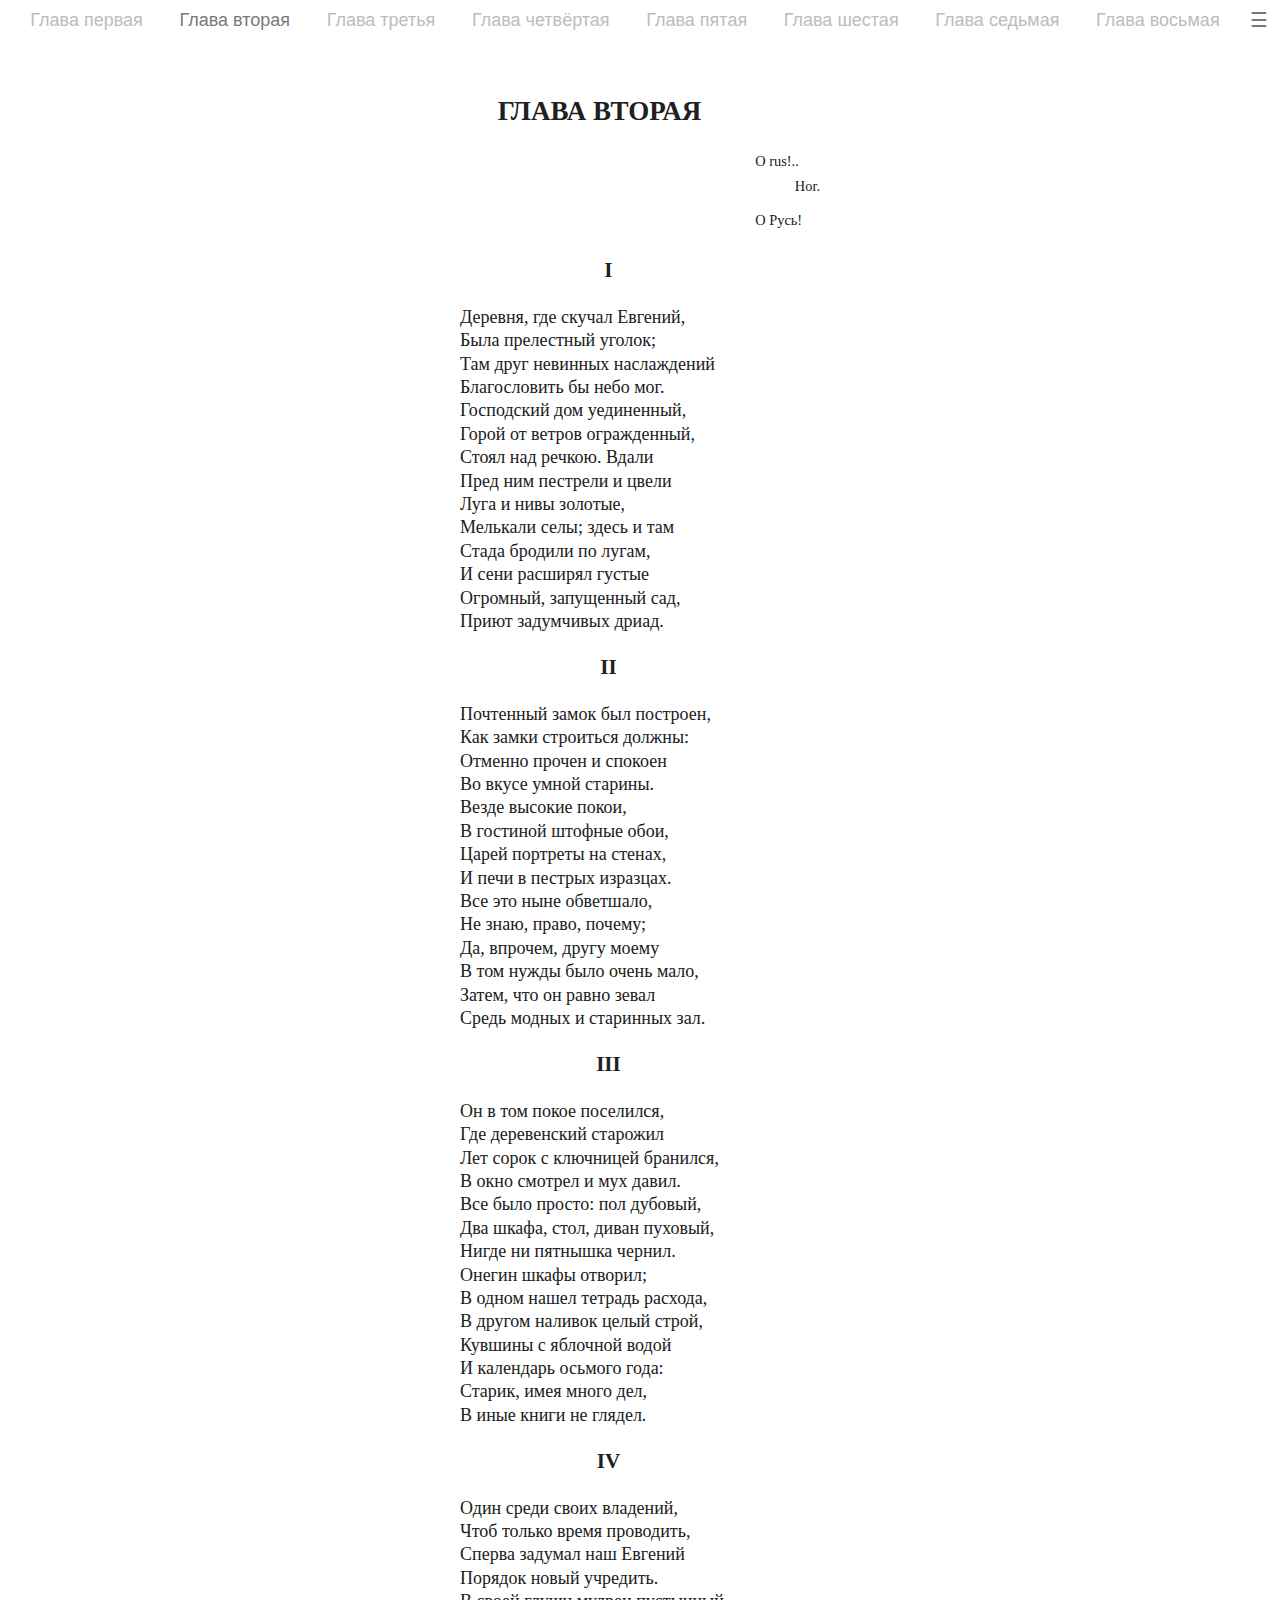
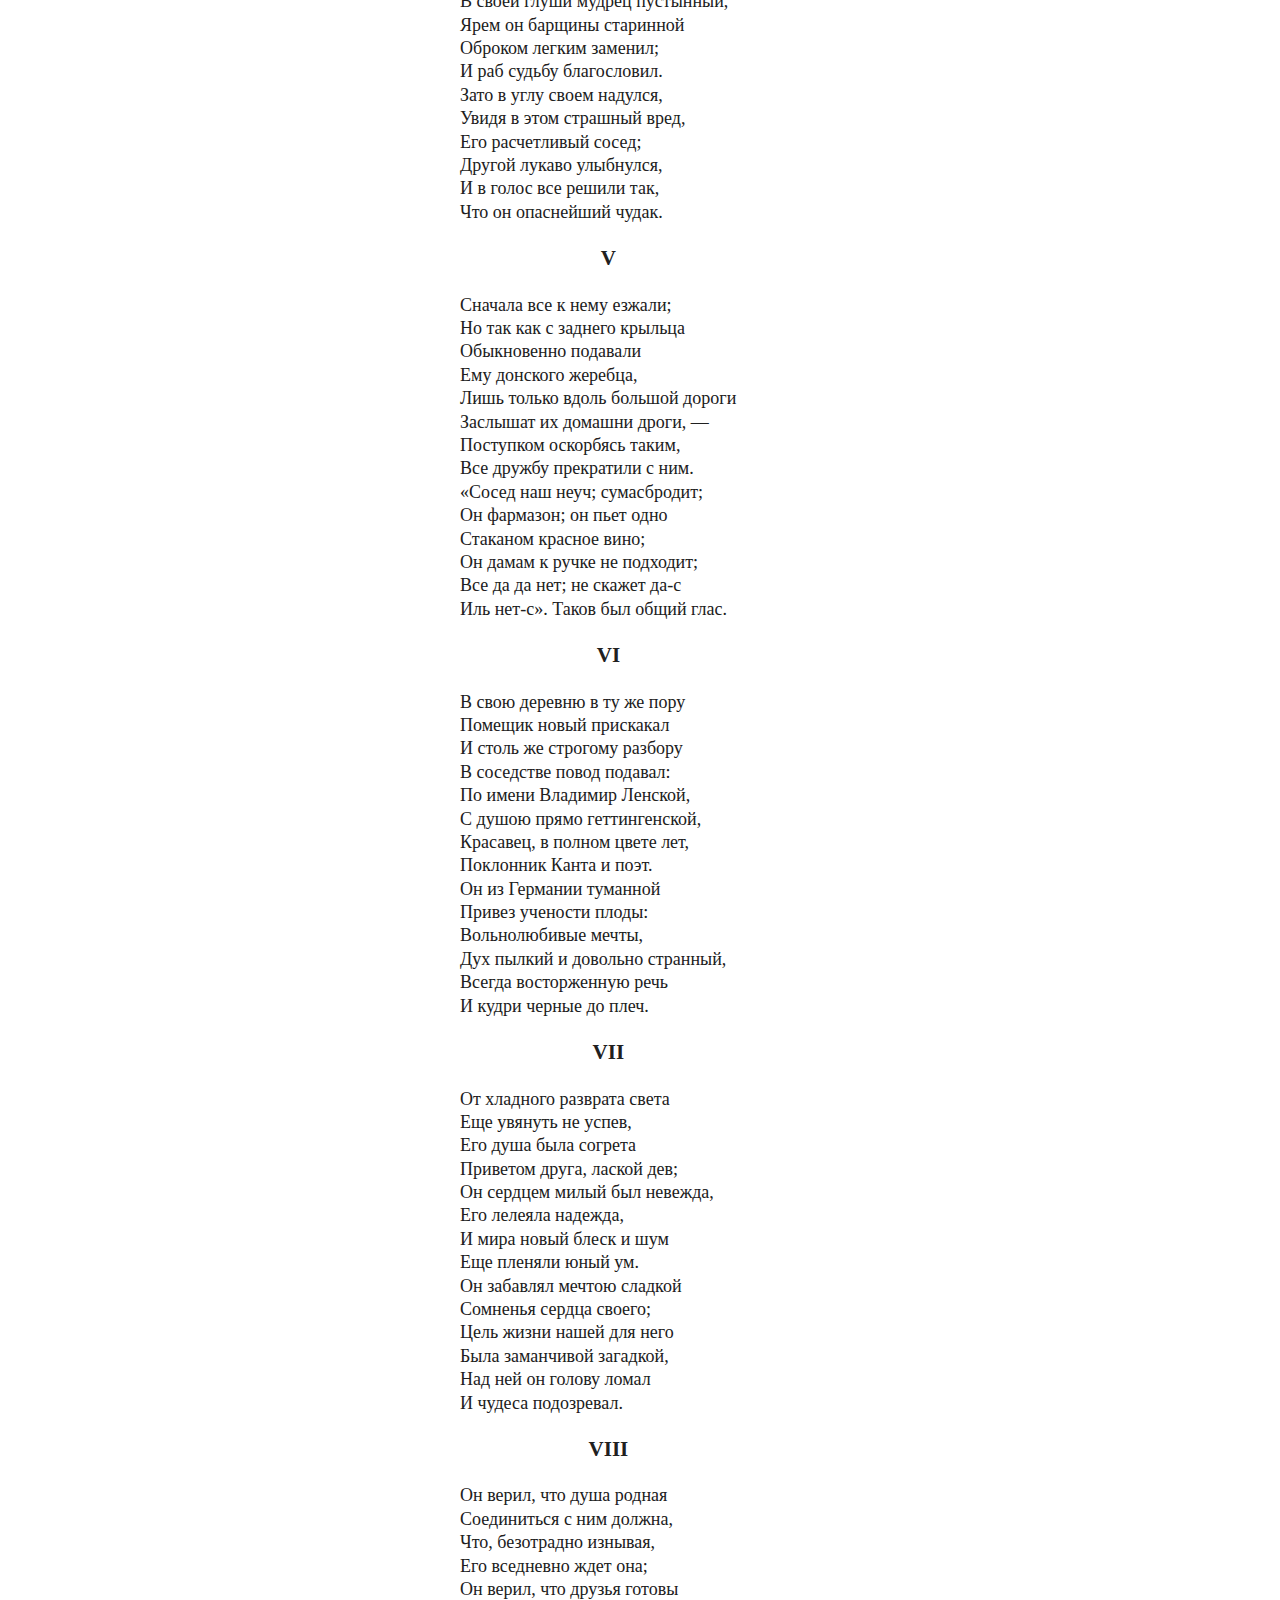
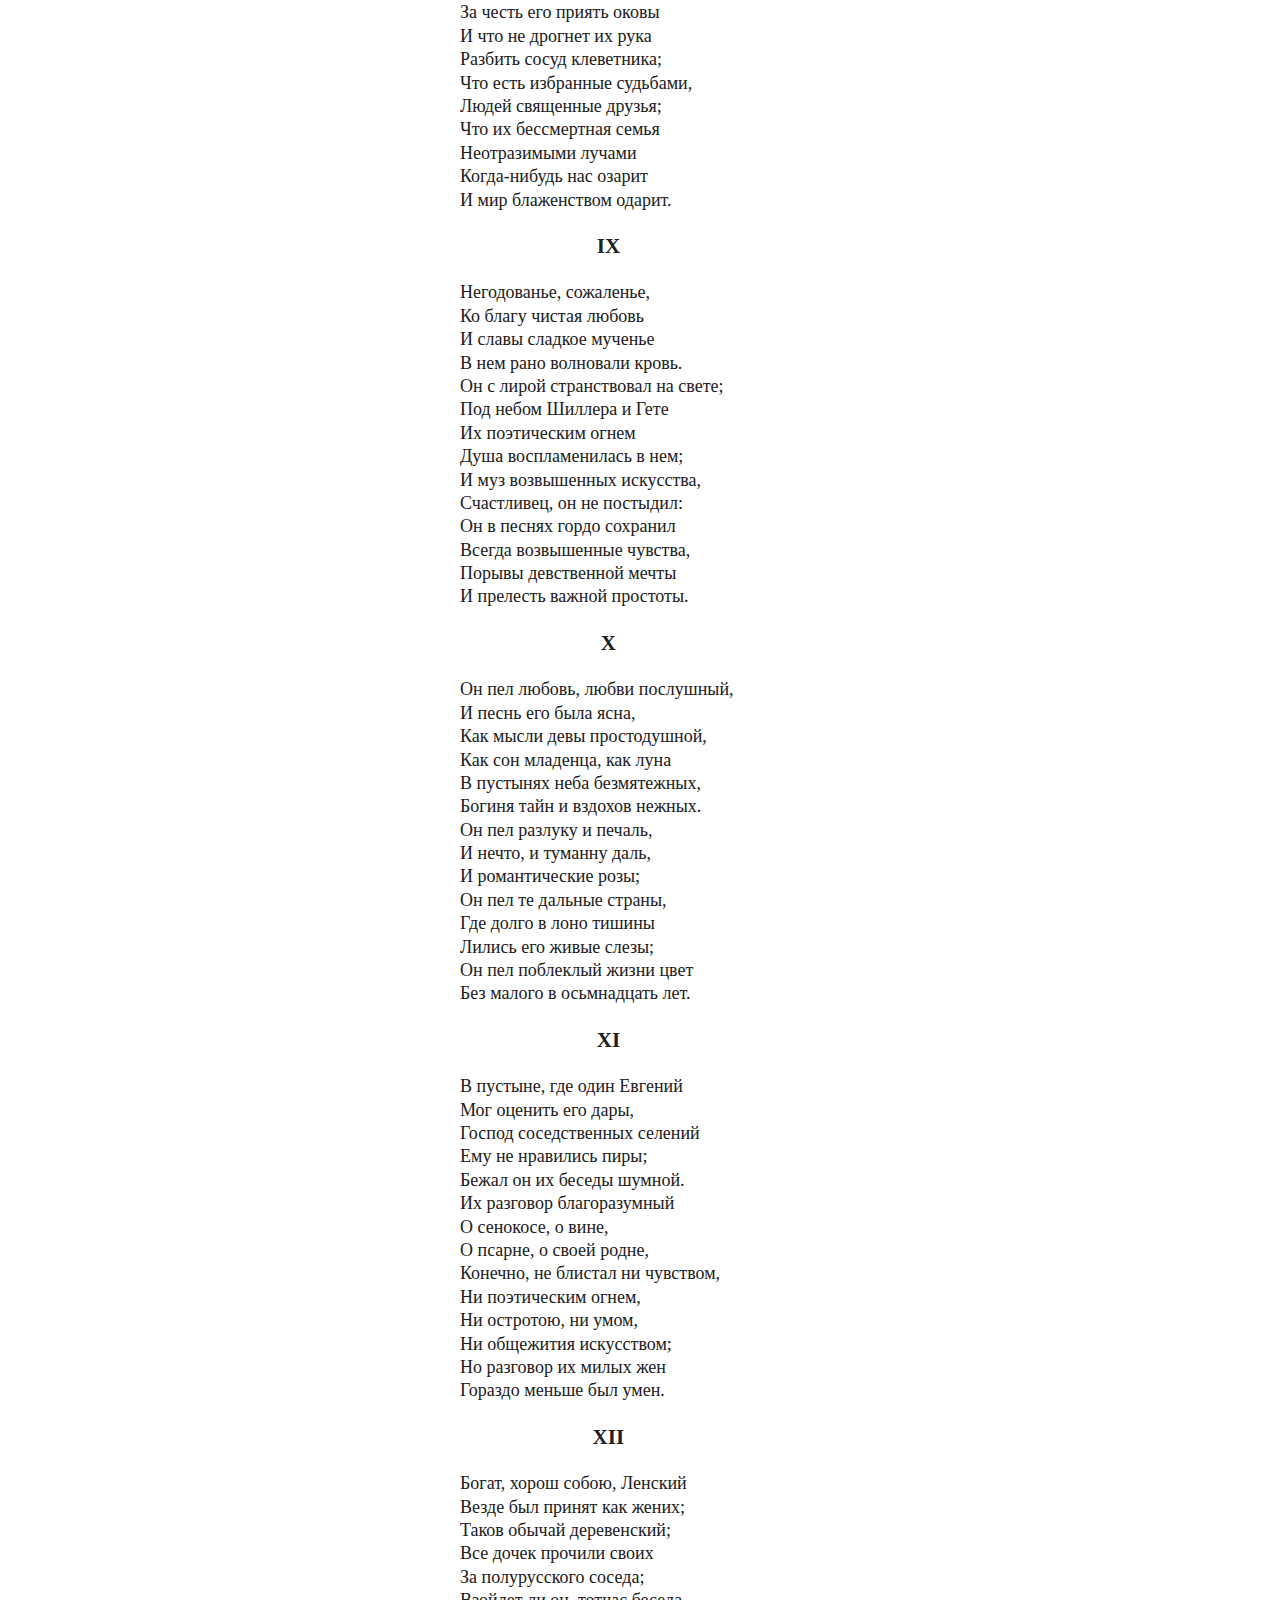
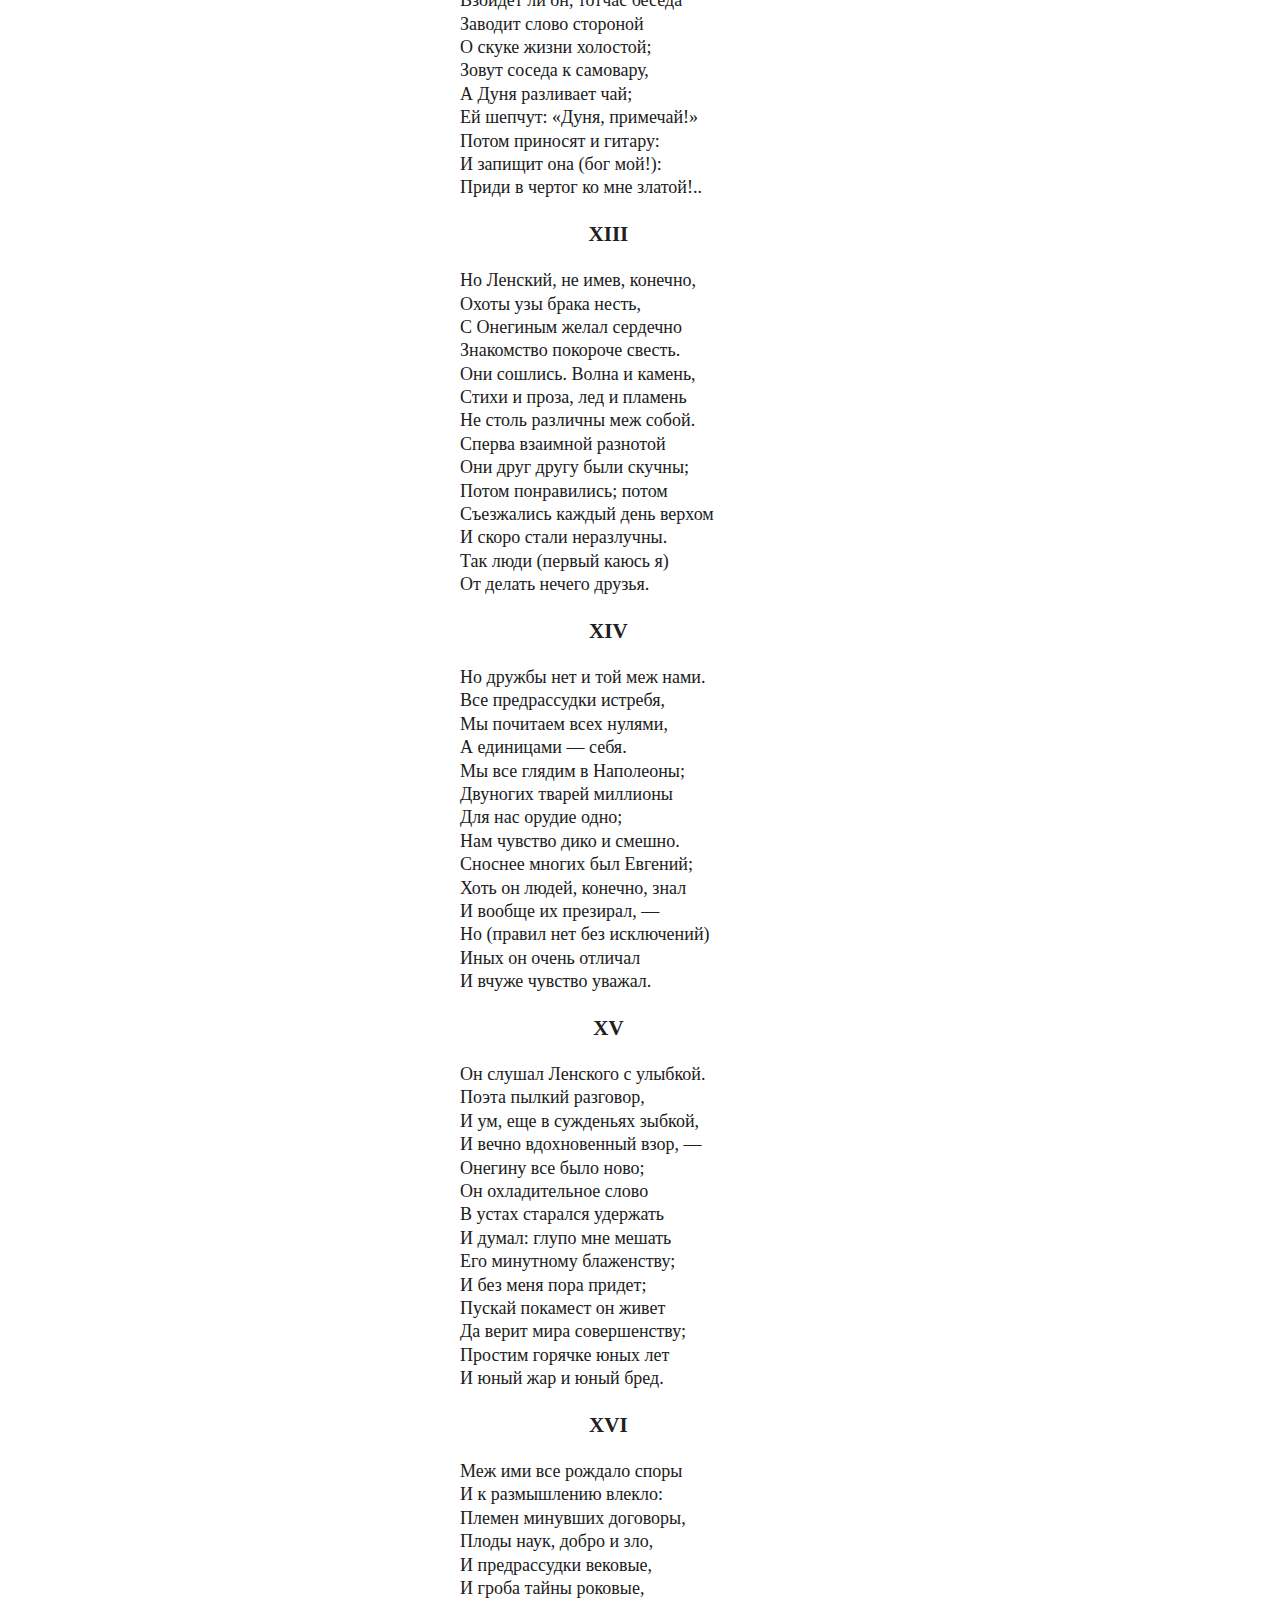
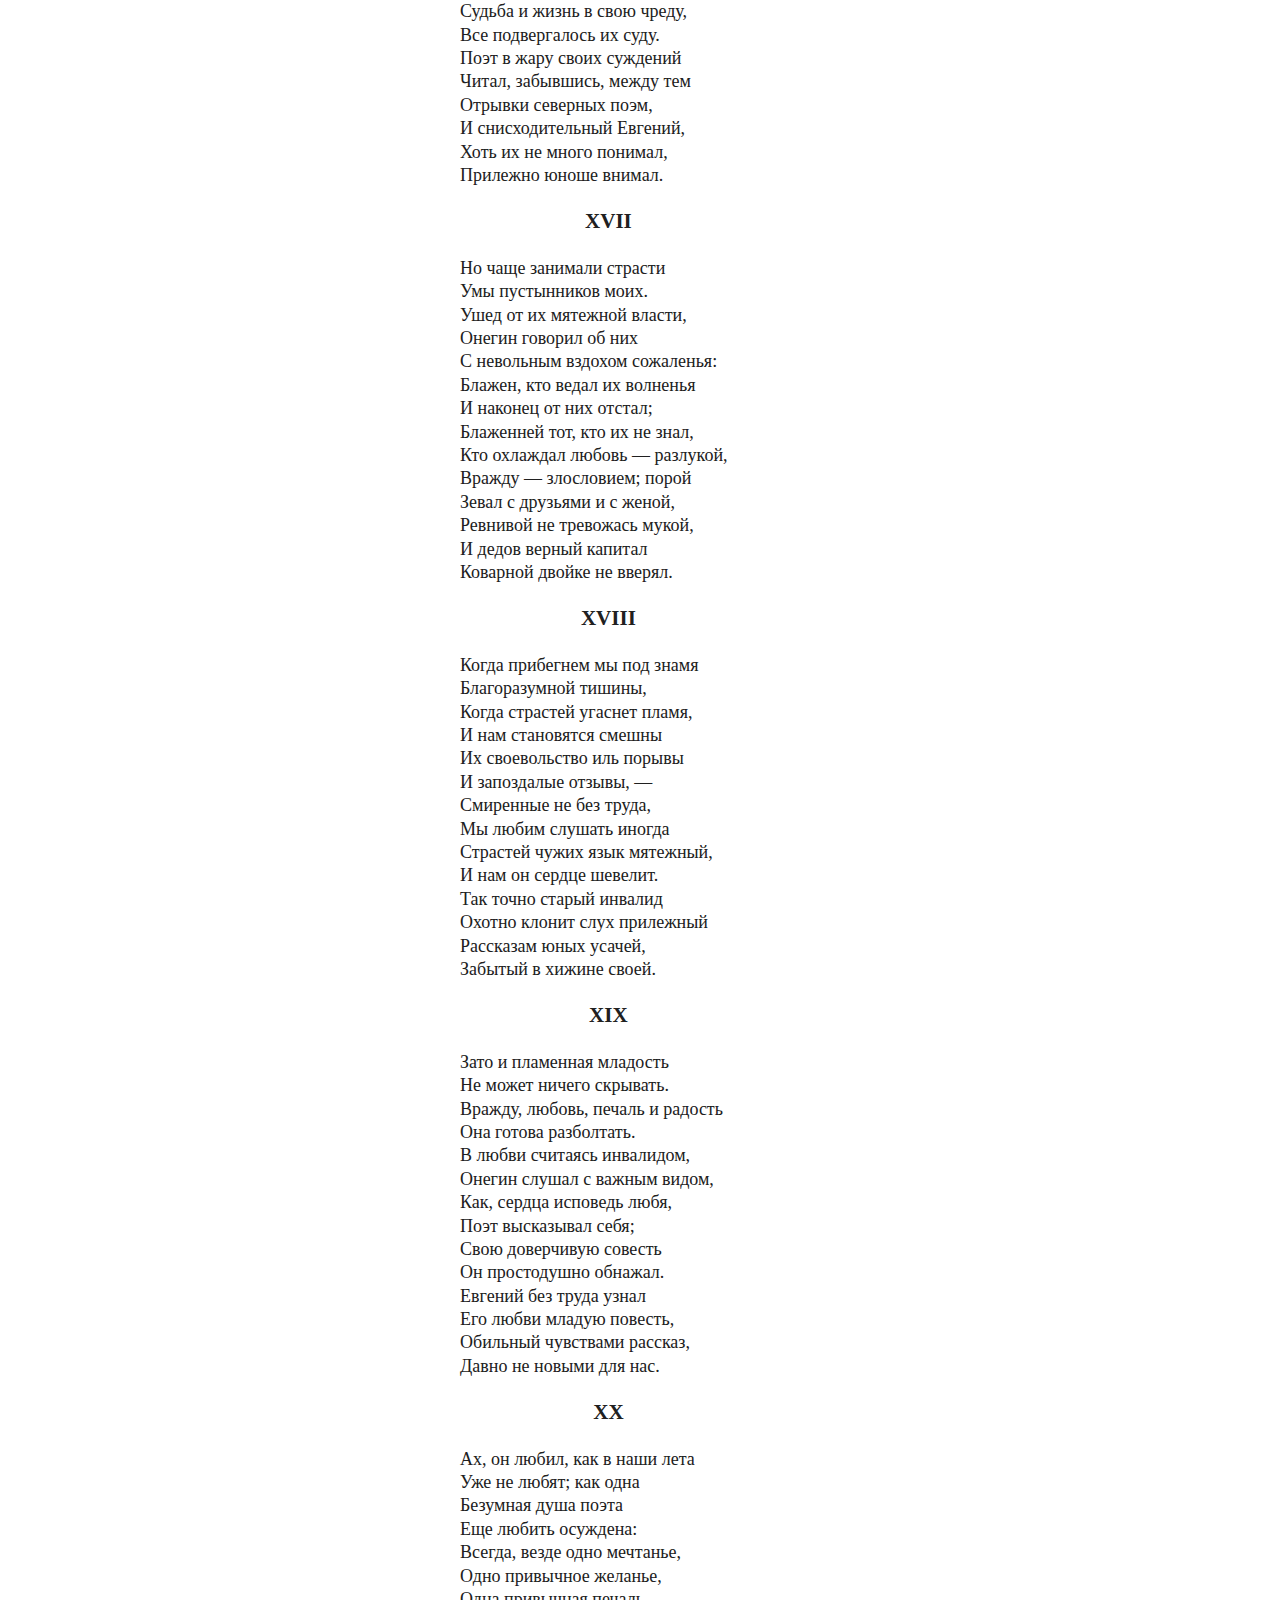
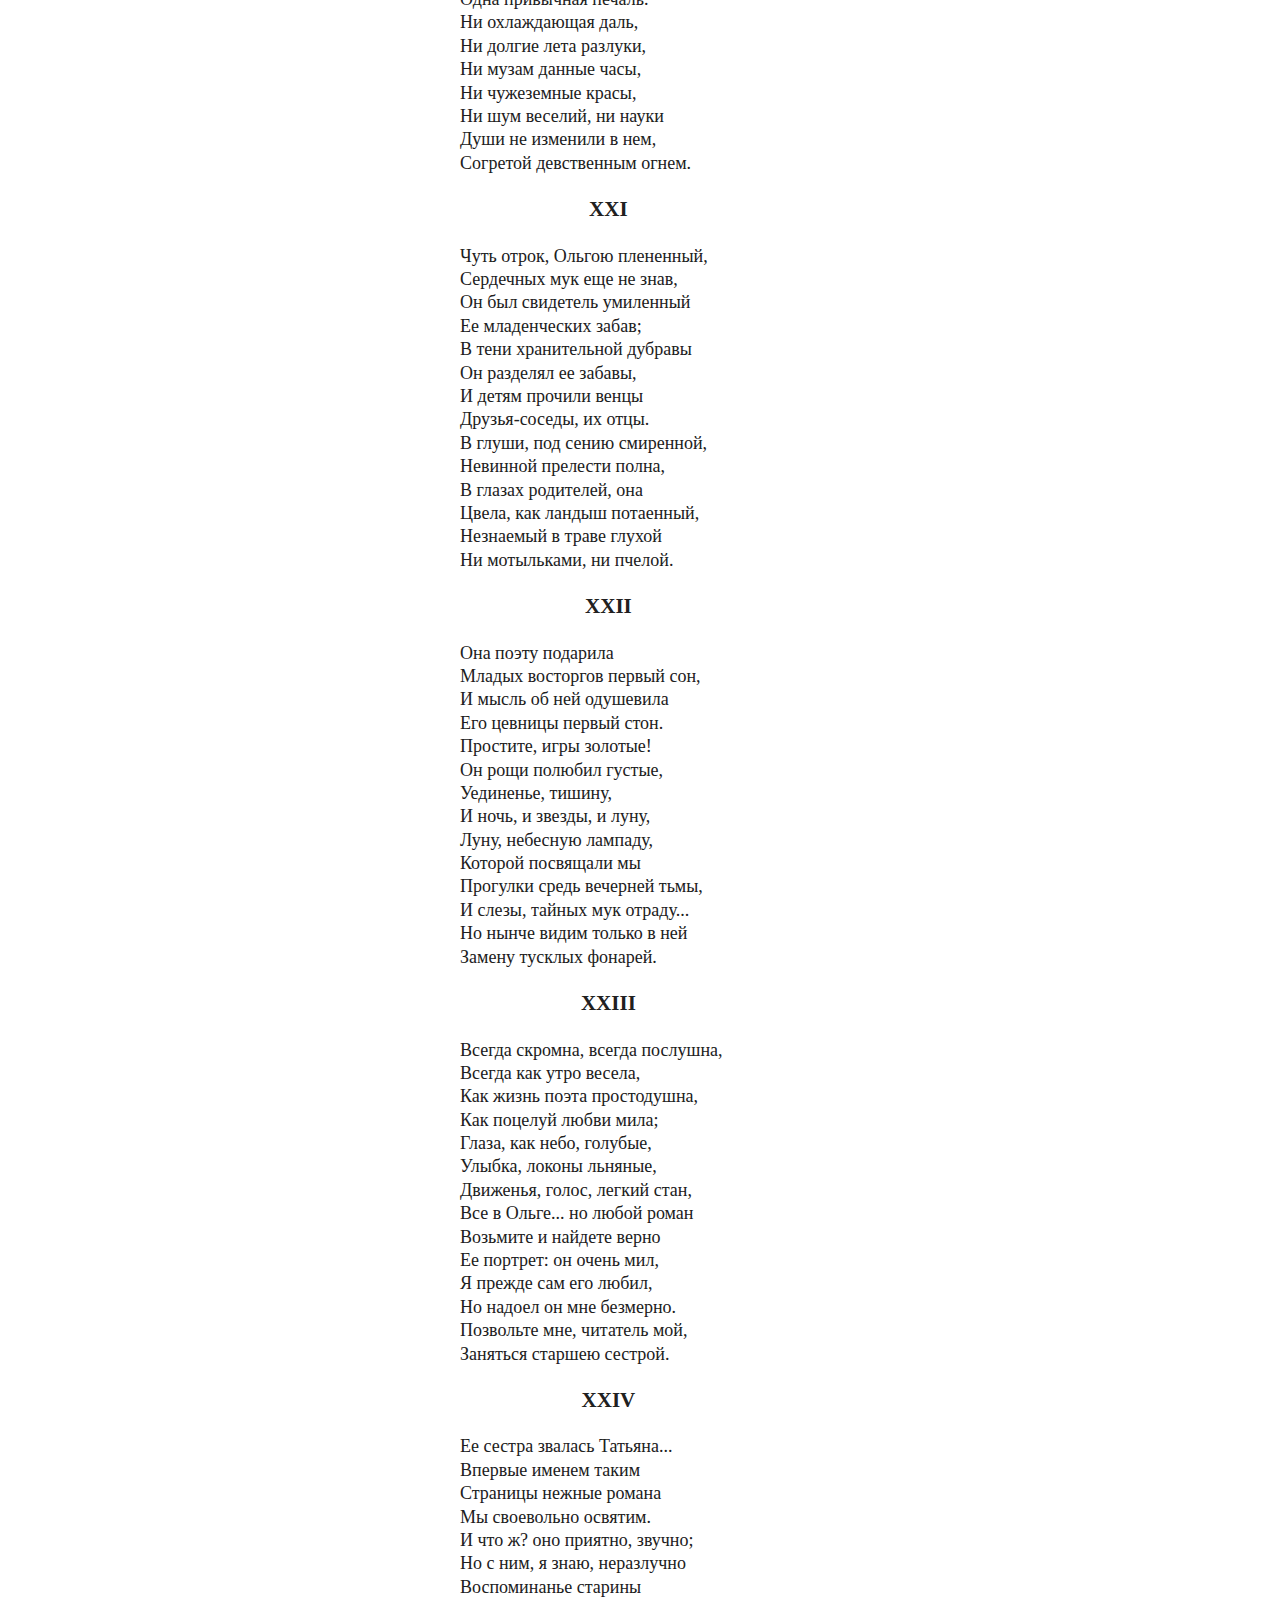
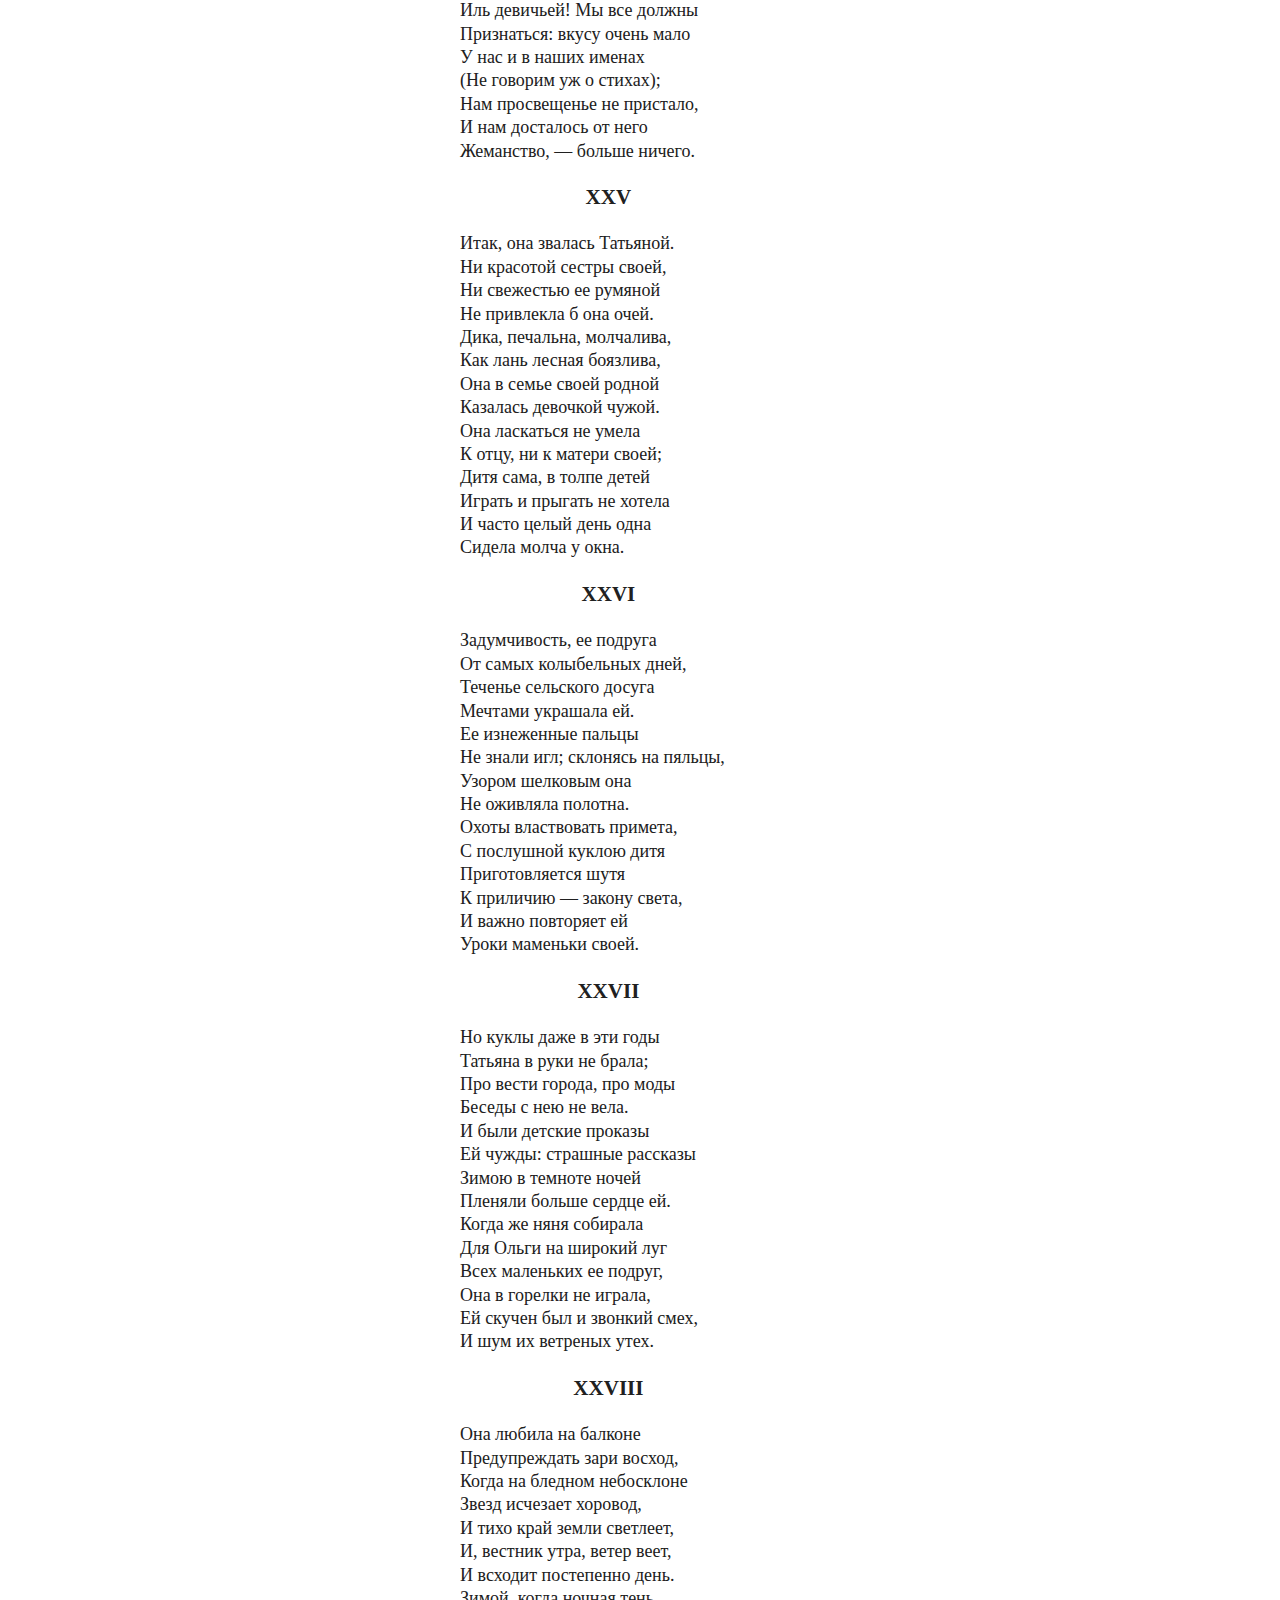
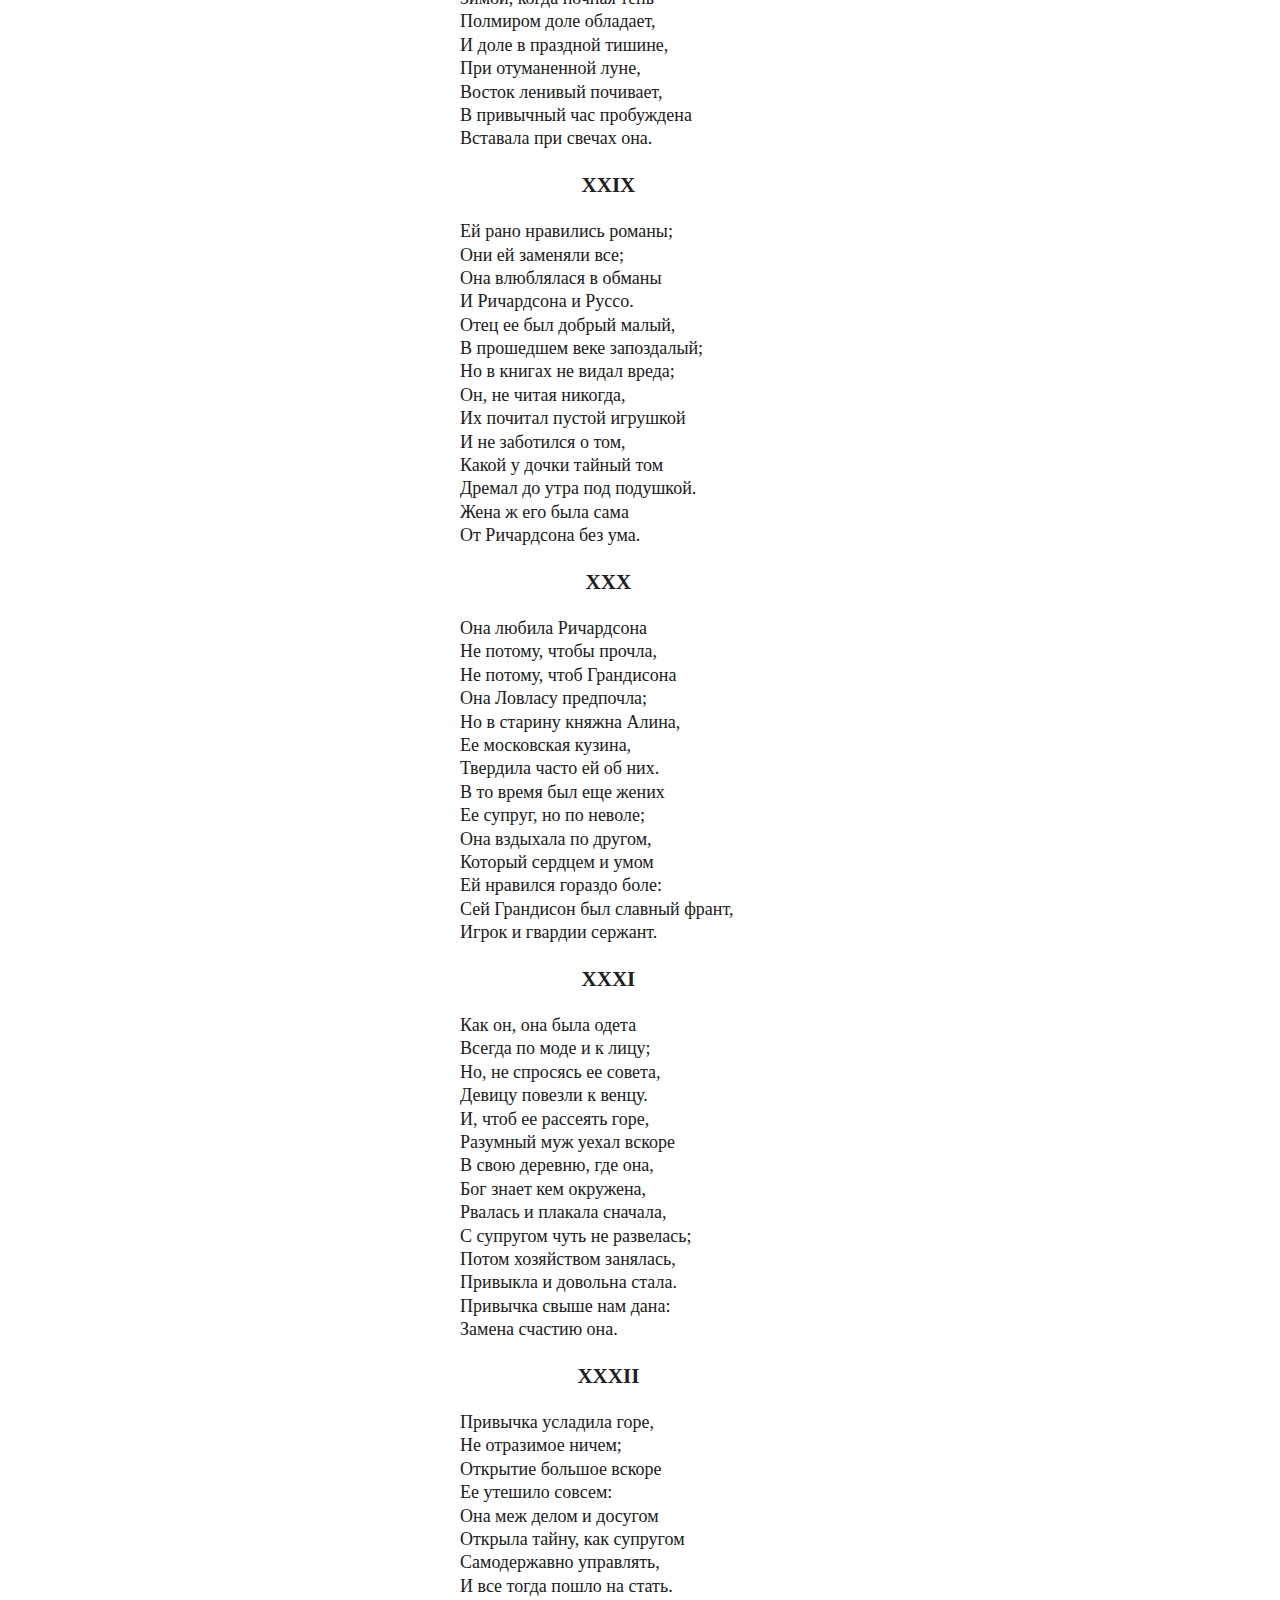
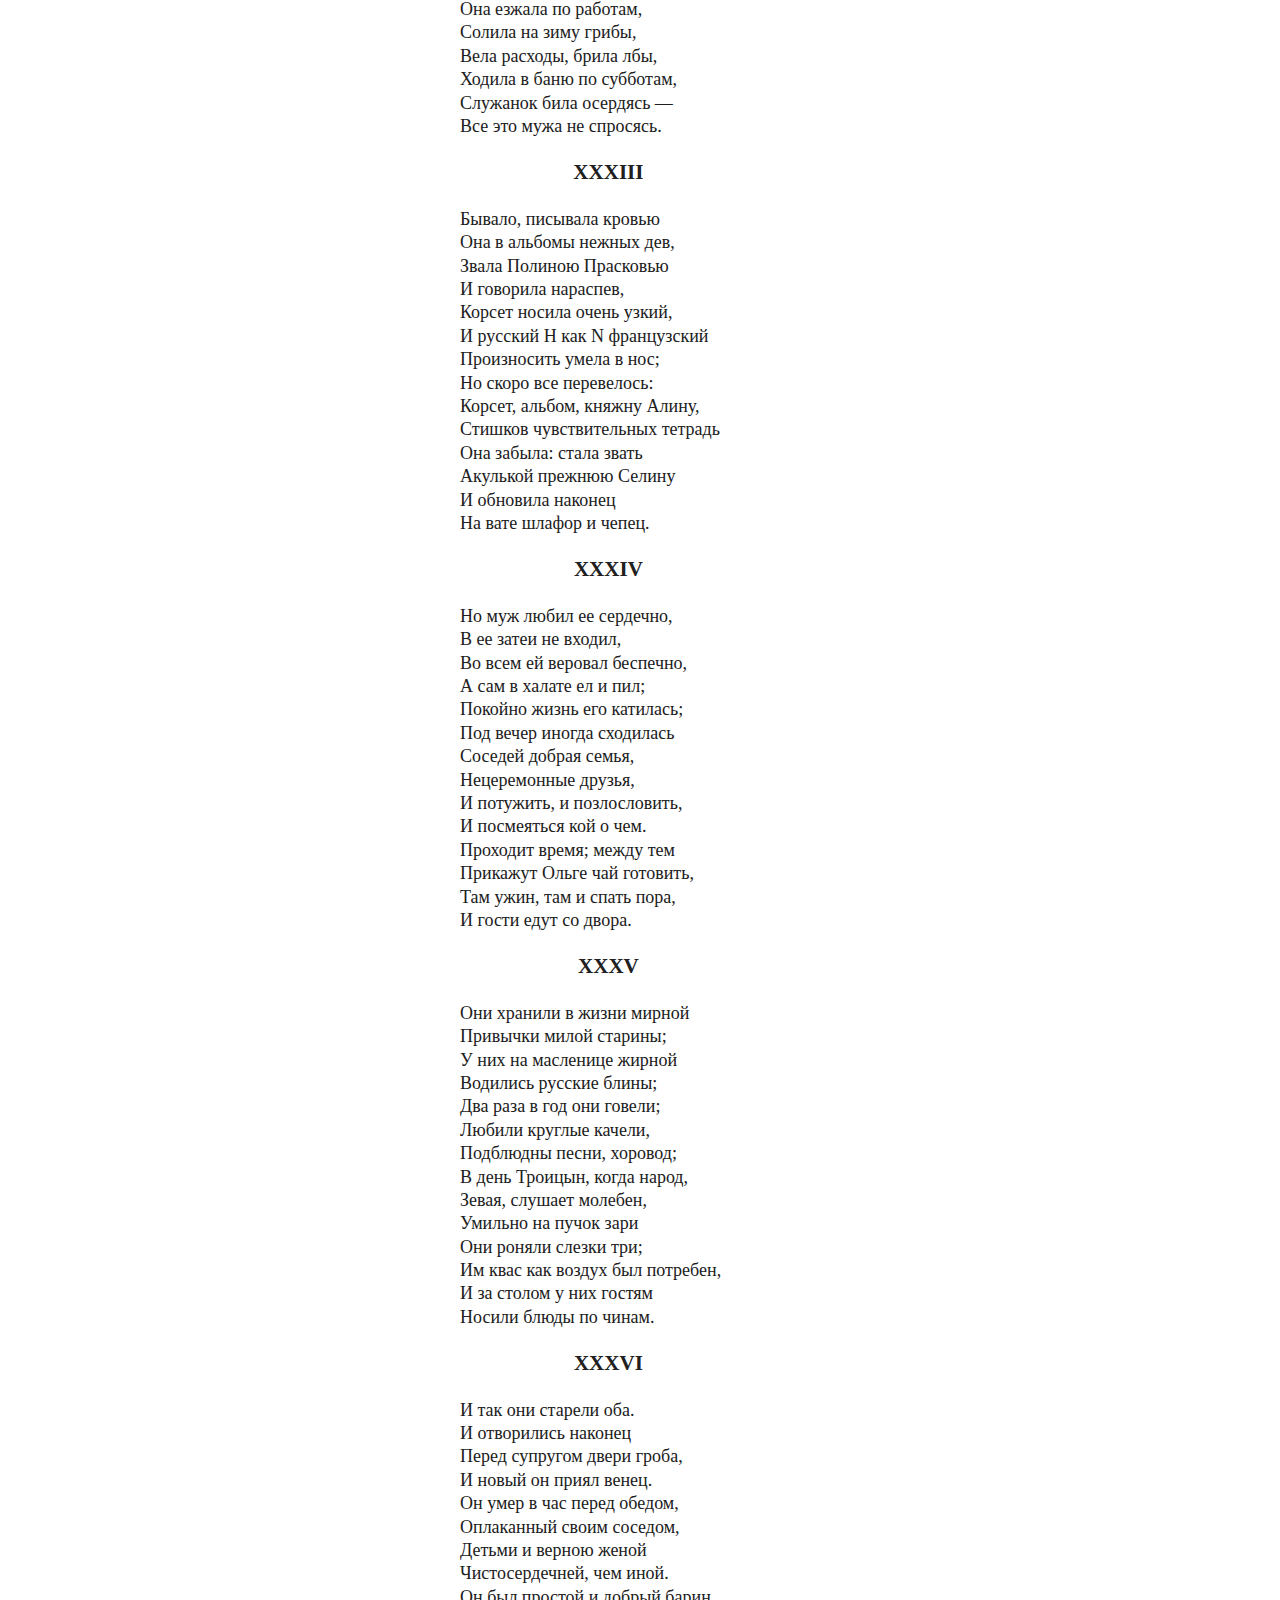
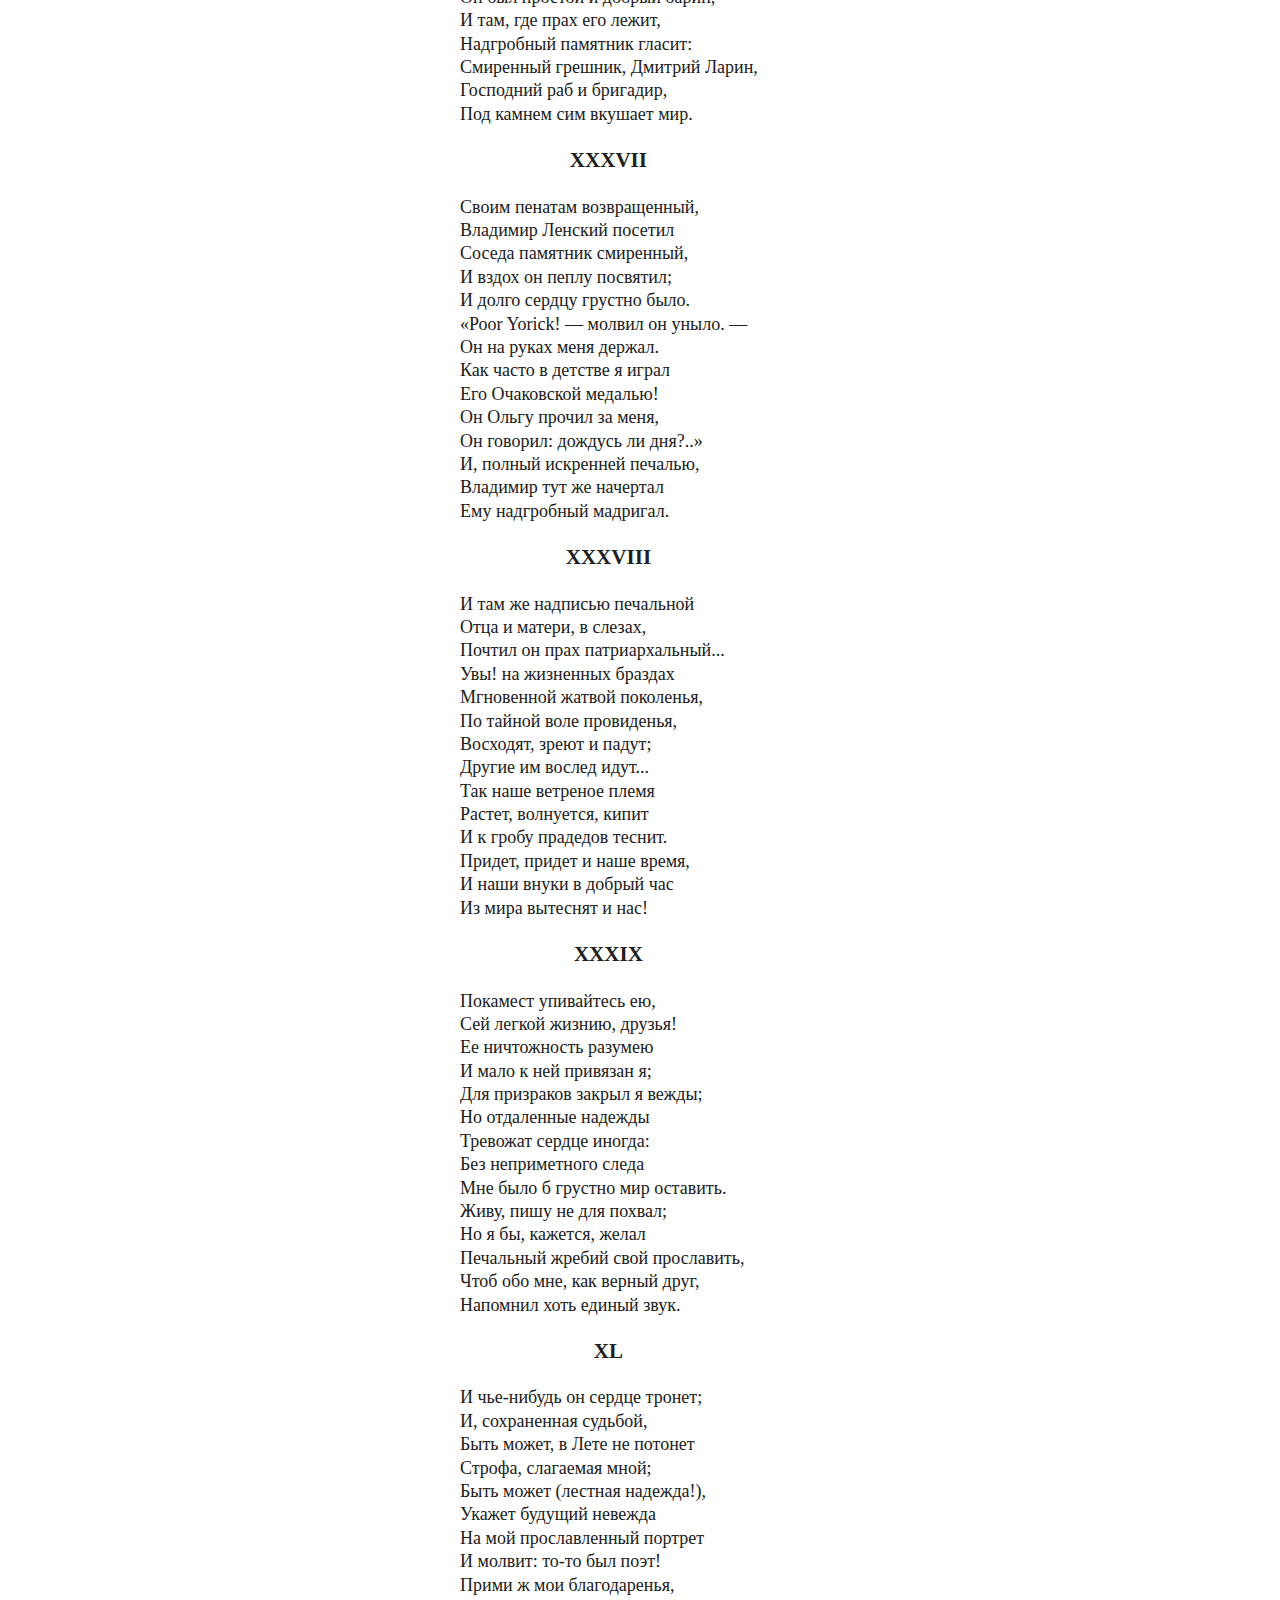
<file: ch2.html>
<!DOCTYPE html>
<html>
<head>
<meta name="viewport" content="width=device-width, initial-scale=1"/>
<meta http-equiv="Content-Type" content="text/html; charset=utf-8">
<title>Евгений Онегин — глава 2</title>
<link rel="stylesheet" href="css/onegin.css" type="text/css" media="screen">
<script src="js/smooth-scroll.min.js"></script>
<script src="js/onegin.min.js"></script>
</head>
<body>
<nav id="permanent">
    <a href="#" id="roast-beef">&#9776;</a>
</nav>

<nav id="chapters">
    <a href="ch1.html">
        <span class="chptr">Глава</span>
        <span class="short">1</span>
        <span class="long">первая</span>
    </a>
    <a href="ch2.html" class="active">
        <span class="chptr">Глава</span>
        <span class="short">2</span>
        <span class="long">вторая</span>
    </a>
    <a href="ch3.html">
        <span class="chptr">Глава</span>
        <span class="short">3</span>
        <span class="long">третья</span>
    </a>
    <a href="ch4.html">
        <span class="chptr">Глава</span>
        <span class="short">4</span>
        <span class="long">четвёртая</span>
    </a>
    <a href="ch5.html">
        <span class="chptr">Глава</span>
        <span class="short">5</span>
        <span class="long">пятая</span>
    </a>
    <a href="ch6.html">
        <span class="chptr">Глава</span>
        <span class="short">6</span>
        <span class="long">шестая</span>
    </a>
    <a href="ch7.html">
        <span class="chptr">Глава</span>
        <span class="short">7</span>
        <span class="long">седьмая</span>
    </a>
    <a href="ch8.html">
        <span class="chptr">Глава</span>
        <span class="short">8</span>
        <span class="long">восьмая</span>
    </a>
</nav>

<nav id="anchors">
<div id="themes-selector">
    <a href="#" id="white" class="white">&#10003;</a>
    <a href="#" id="sepia" class="sepia">&#10003;</a>
    <a href="#" id="black" class="black">&#10003;</a>
</div>
<a href="#p1" data-scroll>1. <small>Деревня, где скучал Евгений,</small></a>
<a href="#p2" data-scroll>2. <small>Почтенный замок был построен,</small></a>
<a href="#p3" data-scroll>3. <small>Он в том покое поселился,</small></a>
<a href="#p4" data-scroll>4. <small>Один среди своих владений,</small></a>
<a href="#p5" data-scroll>5. <small>Сначала все к нему езжали;</small></a>
<a href="#p6" data-scroll>6. <small>В свою деревню в ту же пору</small></a>
<a href="#p7" data-scroll>7. <small>От хладного разврата света</small></a>
<a href="#p8" data-scroll>8. <small>Он верил, что душа родная</small></a>
<a href="#p9" data-scroll>9. <small>Негодованье, сожаленье,</small></a>
<a href="#p10" data-scroll>10. <small>Он пел любовь, любви послушный,</small></a>
<a href="#p11" data-scroll>11. <small>В пустыне, где один Евгений</small></a>
<a href="#p12" data-scroll>12. <small>Богат, хорош собою, Ленский</small></a>
<a href="#p13" data-scroll>13. <small>Но Ленский, не имев, конечно,</small></a>
<a href="#p14" data-scroll>14. <small>Но дружбы нет и той меж нами.</small></a>
<a href="#p15" data-scroll>15. <small>Он слушал Ленского с улыбкой.</small></a>
<a href="#p16" data-scroll>16. <small>Меж ими все рождало споры</small></a>
<a href="#p17" data-scroll>17. <small>Но чаще занимали страсти</small></a>
<a href="#p18" data-scroll>18. <small>Когда прибегнем мы под знамя</small></a>
<a href="#p19" data-scroll>19. <small>Зато и пламенная младость</small></a>
<a href="#p20" data-scroll>20. <small>Ах, он любил, как в наши лета</small></a>
<a href="#p21" data-scroll>21. <small>Чуть отрок, Ольгою плененный,</small></a>
<a href="#p22" data-scroll>22. <small>Она поэту подарила</small></a>
<a href="#p23" data-scroll>23. <small>Всегда скромна, всегда послушна,</small></a>
<a href="#p24" data-scroll>24. <small>Ее сестра звалась Татьяна...</small></a>
<a href="#p25" data-scroll>25. <small>Итак, она звалась Татьяной.</small></a>
<a href="#p26" data-scroll>26. <small>Задумчивость, ее подруга</small></a>
<a href="#p27" data-scroll>27. <small>Но куклы даже в эти годы</small></a>
<a href="#p28" data-scroll>28. <small>Она любила на балконе</small></a>
<a href="#p29" data-scroll>29. <small>Ей рано нравились романы;</small></a>
<a href="#p30" data-scroll>30. <small>Она любила Ричардсона</small></a>
<a href="#p31" data-scroll>31. <small>Как он, она была одета</small></a>
<a href="#p32" data-scroll>32. <small>Привычка усладила горе,</small></a>
<a href="#p33" data-scroll>33. <small>Бывало, писывала кровью</small></a>
<a href="#p34" data-scroll>34. <small>Но муж любил ее сердечно,</small></a>
<a href="#p35" data-scroll>35. <small>Они хранили в жизни мирной</small></a>
<a href="#p36" data-scroll>36. <small>И так они старели оба.</small></a>
<a href="#p37" data-scroll>37. <small>Своим пенатам возвращенный,</small></a>
<a href="#p38" data-scroll>38. <small>И там же надписью печальной</small></a>
<a href="#p39" data-scroll>39. <small>Покамест упивайтесь ею,</small></a>
<a href="#p40" data-scroll>40. <small>И чье-нибудь он сердце тронет;</small></a>
</nav>

<main>
<div class="text">
<h2><span id="p1">ГЛАВА ВТОРАЯ</span></h2>

<quote>
<div style="width:4.5em">O rus!..</div><br/>
Ноr.
</quote>
<quote>
<div style="width:4.5em">О Русь!</div>
</quote>

<h3>I</h3>
<p>Деревня, где скучал Евгений,
Была прелестный уголок;
Там друг невинных наслаждений
Благословить бы небо мог.
Господский дом уединенный,
Горой от ветров огражденный,
Стоял над речкою. Вдали
Пред ним пестрели и цвели
Луга и нивы золотые,
Мелькали селы; здесь и там
Стада бродили по лугам,
И сени расширял густые
Огромный, запущенный сад,
Приют задумчивых дриад.
</p>
<h3><span id="p2">II</span></h3>
<p>Почтенный замок был построен,
Как замки строиться должны:
Отменно прочен и спокоен
Во вкусе умной старины.
Везде высокие покои,
В гостиной штофные обои,
Царей портреты на стенах,
И печи в пестрых изразцах.
Все это ныне обветшало,
Не знаю, право, почему;
Да, впрочем, другу моему
В том нужды было очень мало,
Затем, что он равно зевал
Средь модных и старинных зал.
</p>
<h3><span id="p3">III</span></h3>
<p>Он в том покое поселился,
Где деревенский старожил
Лет сорок с ключницей бранился,
В окно смотрел и мух давил.
Все было просто: пол дубовый,
Два шкафа, стол, диван пуховый,
Нигде ни пятнышка чернил.
Онегин шкафы отворил;
В одном нашел тетрадь расхода,
В другом наливок целый строй,
Кувшины с яблочной водой
И календарь осьмого года:
Старик, имея много дел,
В иные книги не глядел.
</p>
<h3><span id="p4">IV</span></h3>
<p>Один среди своих владений,
Чтоб только время проводить,
Сперва задумал наш Евгений
Порядок новый учредить.
В своей глуши мудрец пустынный,
Ярем он барщины старинной
Оброком легким заменил;
И раб судьбу благословил.
Зато в углу своем надулся,
Увидя в этом страшный вред,
Его расчетливый сосед;
Другой лукаво улыбнулся,
И в голос все решили так,
Что он опаснейший чудак.
</p>
<h3><span id="p5">V</span></h3>
<p>Сначала все к нему езжали;
Но так как с заднего крыльца
Обыкновенно подавали
Ему донского жеребца,
Лишь только вдоль большой дороги
Заслышат их домашни дроги, —
Поступком оскорбясь таким,
Все дружбу прекратили с ним.
«Сосед наш неуч; сумасбродит;
Он фармазон; он пьет одно
Стаканом красное вино;
Он дамам к ручке не подходит;
Все да да нет; не скажет да-с
Иль нет-с». Таков был общий глас.
</p>
<h3><span id="p6">VI</span></h3>
<p>В свою деревню в ту же пору
Помещик новый прискакал
И столь же строгому разбору
В соседстве повод подавал:
По имени Владимир Ленской,
С душою прямо геттингенской,
Красавец, в полном цвете лет,
Поклонник Канта и поэт.
Он из Германии туманной
Привез учености плоды:
Вольнолюбивые мечты,
Дух пылкий и довольно странный,
Всегда восторженную речь
И кудри черные до плеч.
</p>
<h3><span id="p7">VII</span></h3>
<p>От хладного разврата света
Еще увянуть не успев,
Его душа была согрета
Приветом друга, лаской дев;
Он сердцем милый был невежда,
Его лелеяла надежда,
И мира новый блеск и шум
Еще пленяли юный ум.
Он забавлял мечтою сладкой
Сомненья сердца своего;
Цель жизни нашей для него
Была заманчивой загадкой,
Над ней он голову ломал
И чудеса подозревал.
</p>
<h3><span id="p8">VIII</span></h3>
<p>Он верил, что душа родная
Соединиться с ним должна,
Что, безотрадно изнывая,
Его вседневно ждет она;
Он верил, что друзья готовы
За честь его приять оковы
И что не дрогнет их рука
Разбить сосуд клеветника;
Что есть избранные судьбами,
Людей священные друзья;
Что их бессмертная семья
Неотразимыми лучами
Когда-нибудь нас озарит
И мир блаженством одарит.
</p>
<h3><span id="p9">IX</span></h3>
<p>Негодованье, сожаленье,
Ко благу чистая любовь
И славы сладкое мученье
В нем рано волновали кровь.
Он с лирой странствовал на свете;
Под небом Шиллера и Гете
Их поэтическим огнем
Душа воспламенилась в нем;
И муз возвышенных искусства,
Счастливец, он не постыдил:
Он в песнях гордо сохранил
Всегда возвышенные чувства,
Порывы девственной мечты
И прелесть важной простоты.
</p>
<h3><span id="p10">X</span></h3>
<p>Он пел любовь, любви послушный,
И песнь его была ясна,
Как мысли девы простодушной,
Как сон младенца, как луна
В пустынях неба безмятежных,
Богиня тайн и вздохов нежных.
Он пел разлуку и печаль,
И нечто, и туманну даль,
И романтические розы;
Он пел те дальные страны,
Где долго в лоно тишины
Лились его живые слезы;
Он пел поблеклый жизни цвет
Без малого в осьмнадцать лет.
</p>
<h3><span id="p11">XI</span></h3>
<p>В пустыне, где один Евгений
Мог оценить его дары,
Господ соседственных селений
Ему не нравились пиры;
Бежал он их беседы шумной.
Их разговор благоразумный
О сенокосе, о вине,
О псарне, о своей родне,
Конечно, не блистал ни чувством,
Ни поэтическим огнем,
Ни остротою, ни умом,
Ни общежития искусством;
Но разговор их милых жен
Гораздо меньше был умен.
</p>
<h3><span id="p12">XII</span></h3>
<p>Богат, хорош собою, Ленский
Везде был принят как жених;
Таков обычай деревенский;
Все дочек прочили своих
За полурусского соседа;
Взойдет ли он, тотчас беседа
Заводит слово стороной
О скуке жизни холостой;
Зовут соседа к самовару,
А Дуня разливает чай;
Ей шепчут: «Дуня, примечай!»
Потом приносят и гитару:
И запищит она (бог мой!):
Приди в чертог ко мне златой!..<sup>{12}</sup>
</p>
<h3><span id="p13">XIII</span></h3>
<p>Но Ленский, не имев, конечно,
Охоты узы брака несть,
С Онегиным желал сердечно
Знакомство покороче свесть.
Они сошлись. Волна и камень,
Стихи и проза, лед и пламень
Не столь различны меж собой.
Сперва взаимной разнотой
Они друг другу были скучны;
Потом понравились; потом
Съезжались каждый день верхом
И скоро стали неразлучны.
Так люди (первый каюсь я)
От делать нечего друзья.
</p>
<h3><span id="p14">XIV</span></h3>
<p>Но дружбы нет и той меж нами.
Все предрассудки истребя,
Мы почитаем всех нулями,
А единицами — себя.
Мы все глядим в Наполеоны;
Двуногих тварей миллионы
Для нас орудие одно;
Нам чувство дико и смешно.
Сноснее многих был Евгений;
Хоть он людей, конечно, знал
И вообще их презирал, —
Но (правил нет без исключений)
Иных он очень отличал
И вчуже чувство уважал.
</p>
<h3><span id="p15">XV</span></h3>
<p>Он слушал Ленского с улыбкой.
Поэта пылкий разговор,
И ум, еще в сужденьях зыбкой,
И вечно вдохновенный взор, —
Онегину все было ново;
Он охладительное слово
В устах старался удержать
И думал: глупо мне мешать
Его минутному блаженству;
И без меня пора придет;
Пускай покамест он живет
Да верит мира совершенству;
Простим горячке юных лет
И юный жар и юный бред.
</p>
<h3><span id="p16">XVI</span></h3>
<p>Меж ими все рождало споры
И к размышлению влекло:
Племен минувших договоры,
Плоды наук, добро и зло,
И предрассудки вековые,
И гроба тайны роковые,
Судьба и жизнь в свою чреду,
Все подвергалось их суду.
Поэт в жару своих суждений
Читал, забывшись, между тем
Отрывки северных поэм,
И снисходительный Евгений,
Хоть их не много понимал,
Прилежно юноше внимал.
</p>
<h3><span id="p17">XVII</span></h3>
<p>Но чаще занимали страсти
Умы пустынников моих.
Ушед от их мятежной власти,
Онегин говорил об них
С невольным вздохом сожаленья:
Блажен, кто ведал их волненья
И наконец от них отстал;
Блаженней тот, кто их не знал,
Кто охлаждал любовь — разлукой,
Вражду — злословием; порой
Зевал с друзьями и с женой,
Ревнивой не тревожась мукой,
И дедов верный капитал
Коварной двойке не вверял.
</p>
<h3><span id="p18">XVIII</span></h3>
<p>Когда прибегнем мы под знамя
Благоразумной тишины,
Когда страстей угаснет пламя,
И нам становятся смешны
Их своевольство иль порывы
И запоздалые отзывы, —
Смиренные не без труда,
Мы любим слушать иногда
Страстей чужих язык мятежный,
И нам он сердце шевелит.
Так точно старый инвалид
Охотно клонит слух прилежный
Рассказам юных усачей,
Забытый в хижине своей.
</p>
<h3><span id="p19">XIX</span></h3>
<p>Зато и пламенная младость
Не может ничего скрывать.
Вражду, любовь, печаль и радость
Она готова разболтать.
В любви считаясь инвалидом,
Онегин слушал с важным видом,
Как, сердца исповедь любя,
Поэт высказывал себя;
Свою доверчивую совесть
Он простодушно обнажал.
Евгений без труда узнал
Его любви младую повесть,
Обильный чувствами рассказ,
Давно не новыми для нас.
</p>
<h3><span id="p20">XX</span></h3>
<p>Ах, он любил, как в наши лета
Уже не любят; как одна
Безумная душа поэта
Еще любить осуждена:
Всегда, везде одно мечтанье,
Одно привычное желанье,
Одна привычная печаль.
Ни охлаждающая даль,
Ни долгие лета разлуки,
Ни музам данные часы,
Ни чужеземные красы,
Ни шум веселий, ни науки
Души не изменили в нем,
Согретой девственным огнем.
</p>
<h3><span id="p21">XXI</span></h3>
<p>Чуть отрок, Ольгою плененный,
Сердечных мук еще не знав,
Он был свидетель умиленный
Ее младенческих забав;
В тени хранительной дубравы
Он разделял ее забавы,
И детям прочили венцы
Друзья-соседы, их отцы.
В глуши, под сению смиренной,
Невинной прелести полна,
В глазах родителей, она
Цвела, как ландыш потаенный,
Незнаемый в траве глухой
Ни мотыльками, ни пчелой.
</p>
<h3><span id="p22">XXII</span></h3>
<p>Она поэту подарила
Младых восторгов первый сон,
И мысль об ней одушевила
Его цевницы первый стон.
Простите, игры золотые!
Он рощи полюбил густые,
Уединенье, тишину,
И ночь, и звезды, и луну,
Луну, небесную лампаду,
Которой посвящали мы
Прогулки средь вечерней тьмы,
И слезы, тайных мук отраду...
Но нынче видим только в ней
Замену тусклых фонарей.
</p>
<h3><span id="p23">XXIII</span></h3>
<p>Всегда скромна, всегда послушна,
Всегда как утро весела,
Как жизнь поэта простодушна,
Как поцелуй любви мила;
Глаза, как небо, голубые,
Улыбка, локоны льняные,
Движенья, голос, легкий стан,
Все в Ольге... но любой роман
Возьмите и найдете верно
Ее портрет: он очень мил,
Я прежде сам его любил,
Но надоел он мне безмерно.
Позвольте мне, читатель мой,
Заняться старшею сестрой.
</p>
<h3><span id="p24">XXIV</span></h3>
<p>Ее сестра звалась Татьяна...<sup>{13}</sup>
Впервые именем таким
Страницы нежные романа
Мы своевольно освятим.
И что ж? оно приятно, звучно;
Но с ним, я знаю, неразлучно
Воспоминанье старины
Иль девичьей! Мы все должны
Признаться: вкусу очень мало
У нас и в наших именах
(Не говорим уж о стихах);
Нам просвещенье не пристало,
И нам досталось от него
Жеманство, — больше ничего.
</p>
<h3><span id="p25">XXV</span></h3>
<p>Итак, она звалась Татьяной.
Ни красотой сестры своей,
Ни свежестью ее румяной
Не привлекла б она очей.
Дика, печальна, молчалива,
Как лань лесная боязлива,
Она в семье своей родной
Казалась девочкой чужой.
Она ласкаться не умела
К отцу, ни к матери своей;
Дитя сама, в толпе детей
Играть и прыгать не хотела
И часто целый день одна
Сидела молча у окна.
</p>
<h3><span id="p26">XXVI</span></h3>
<p>Задумчивость, ее подруга
От самых колыбельных дней,
Теченье сельского досуга
Мечтами украшала ей.
Ее изнеженные пальцы
Не знали игл; склонясь на пяльцы,
Узором шелковым она
Не оживляла полотна.
Охоты властвовать примета,
С послушной куклою дитя
Приготовляется шутя
К приличию — закону света,
И важно повторяет ей
Уроки маменьки своей.
</p>
<h3><span id="p27">XXVII</span></h3>
<p>Но куклы даже в эти годы
Татьяна в руки не брала;
Про вести города, про моды
Беседы с нею не вела.
И были детские проказы
Ей чужды: страшные рассказы
Зимою в темноте ночей
Пленяли больше сердце ей.
Когда же няня собирала
Для Ольги на широкий луг
Всех маленьких ее подруг,
Она в горелки не играла,
Ей скучен был и звонкий смех,
И шум их ветреных утех.
</p>
<h3><span id="p28">XXVIII</span></h3>
<p>Она любила на балконе
Предупреждать зари восход,
Когда на бледном небосклоне
Звезд исчезает хоровод,
И тихо край земли светлеет,
И, вестник утра, ветер веет,
И всходит постепенно день.
Зимой, когда ночная тень
Полмиром доле обладает,
И доле в праздной тишине,
При отуманенной луне,
Восток ленивый почивает,
В привычный час пробуждена
Вставала при свечах она.
</p>
<h3><span id="p29">XXIX</span></h3>
<p>Ей рано нравились романы;
Они ей заменяли все;
Она влюблялася в обманы
И Ричардсона и Руссо.
Отец ее был добрый малый,
В прошедшем веке запоздалый;
Но в книгах не видал вреда;
Он, не читая никогда,
Их почитал пустой игрушкой
И не заботился о том,
Какой у дочки тайный том
Дремал до утра под подушкой.
Жена ж его была сама
От Ричардсона без ума.
</p>
<h3><span id="p30">XXX</span></h3>
<p>Она любила Ричардсона
Не потому, чтобы прочла,
Не потому, чтоб Грандисона
Она Ловласу предпочла;<sup>{14}</sup>
Но в старину княжна Алина,
Ее московская кузина,
Твердила часто ей об них.
В то время был еще жених
Ее супруг, но по неволе;
Она вздыхала по другом,
Который сердцем и умом
Ей нравился гораздо боле:
Сей Грандисон был славный франт,
Игрок и гвардии сержант.
</p>
<h3><span id="p31">XXXI</span></h3>
<p>Как он, она была одета
Всегда по моде и к лицу;
Но, не спросясь ее совета,
Девицу повезли к венцу.
И, чтоб ее рассеять горе,
Разумный муж уехал вскоре
В свою деревню, где она,
Бог знает кем окружена,
Рвалась и плакала сначала,
С супругом чуть не развелась;
Потом хозяйством занялась,
Привыкла и довольна стала.
Привычка свыше нам дана:
Замена счастию она<sup>{15}</sup>.
</p>
<h3><span id="p32">XXXII</span></h3>
<p>Привычка усладила горе,
Не отразимое ничем;
Открытие большое вскоре
Ее утешило совсем:
Она меж делом и досугом
Открыла тайну, как супругом
Самодержавно управлять,
И все тогда пошло на стать.
Она езжала по работам,
Солила на зиму грибы,
Вела расходы, брила лбы,
Ходила в баню по субботам,
Служанок била осердясь —
Все это мужа не спросясь.
</p>
<h3><span id="p33">XXXIII</span></h3>
<p>Бывало, писывала кровью
Она в альбомы нежных дев,
Звала Полиною Прасковью
И говорила нараспев,
Корсет носила очень узкий,
И русский Н как N французский
Произносить умела в нос;
Но скоро все перевелось:
Корсет, альбом, княжну Алину,
Стишков чувствительных тетрадь
Она забыла: стала звать
Акулькой прежнюю Селину
И обновила наконец
На вате шлафор и чепец.
</p>
<h3><span id="p34">XXXIV</span></h3>
<p>Но муж любил ее сердечно,
В ее затеи не входил,
Во всем ей веровал беспечно,
А сам в халате ел и пил;
Покойно жизнь его катилась;
Под вечер иногда сходилась
Соседей добрая семья,
Нецеремонные друзья,
И потужить, и позлословить,
И посмеяться кой о чем.
Проходит время; между тем
Прикажут Ольге чай готовить,
Там ужин, там и спать пора,
И гости едут со двора.
</p>
<h3><span id="p35">XXXV</span></h3>
<p>Они хранили в жизни мирной
Привычки милой старины;
У них на масленице жирной
Водились русские блины;
Два раза в год они говели;
Любили круглые качели,
Подблюдны песни, хоровод;
В день Троицын, когда народ,
Зевая, слушает молебен,
Умильно на пучок зари
Они роняли слезки три;
Им квас как воздух был потребен,
И за столом у них гостям
Носили блюды по чинам.
</p>
<h3><span id="p36">XXXVI</span></h3>
<p>И так они старели оба.
И отворились наконец
Перед супругом двери гроба,
И новый он приял венец.
Он умер в час перед обедом,
Оплаканный своим соседом,
Детьми и верною женой
Чистосердечней, чем иной.
Он был простой и добрый барин,
И там, где прах его лежит,
Надгробный памятник гласит:
Смиренный грешник, Дмитрий Ларин,
Господний раб и бригадир,
Под камнем сим вкушает мир.
</p>
<h3><span id="p37">XXXVII</span></h3>
<p>Своим пенатам возвращенный,
Владимир Ленский посетил
Соседа памятник смиренный,
И вздох он пеплу посвятил;
И долго сердцу грустно было.
«Рооr Yorick!<sup>{16}</sup> — молвил он уныло. —
Он на руках меня держал.
Как часто в детстве я играл
Его Очаковской медалью!
Он Ольгу прочил за меня,
Он говорил: дождусь ли дня?..»
И, полный искренней печалью,
Владимир тут же начертал
Ему надгробный мадригал.
</p>
<h3><span id="p38">XXXVIII</span></h3>
<p>И там же надписью печальной
Отца и матери, в слезах,
Почтил он прах патриархальный...
Увы! на жизненных браздах
Мгновенной жатвой поколенья,
По тайной воле провиденья,
Восходят, зреют и падут;
Другие им вослед идут...
Так наше ветреное племя
Растет, волнуется, кипит
И к гробу прадедов теснит.
Придет, придет и наше время,
И наши внуки в добрый час
Из мира вытеснят и нас!
</p>
<h3><span id="p39">XXXIX</span></h3>
<p>Покамест упивайтесь ею,
Сей легкой жизнию, друзья!
Ее ничтожность разумею
И мало к ней привязан я;
Для призраков закрыл я вежды;
Но отдаленные надежды
Тревожат сердце иногда:
Без неприметного следа
Мне было б грустно мир оставить.
Живу, пишу не для похвал;
Но я бы, кажется, желал
Печальный жребий свой прославить,
Чтоб обо мне, как верный друг,
Напомнил хоть единый звук.
</p>
<h3><span id="p40">XL</span></h3>
<p>И чье-нибудь он сердце тронет;
И, сохраненная судьбой,
Быть может, в Лете не потонет
Строфа, слагаемая мной;
Быть может (лестная надежда!),
Укажет будущий невежда
На мой прославленный портрет
И молвит: то-то был поэт!
Прими ж мои благодаренья,
Поклонник мирных аонид,
О ты, чья память сохранит
Мои летучие творенья,
Чья благосклонная рука
Потреплет лавры старика!
</p>
</div>
</main>

<nav id="next">
    <a href="ch1.html" class="prev">
        &lt;
        Глава
        <span class="long">первая</span>
        <span class="short">1</span>
    </a>
    <span>
        Конец
        <span class="long">второй</span>
        главы
        <span class="short">2</span>
    </span>
    <a href="ch3.html" class="next">
        Глава
        <span class="long">третья</span>
        <span class="short">3</span>
        &gt;
    </a>
</nav>
</body>
</html>
</file>
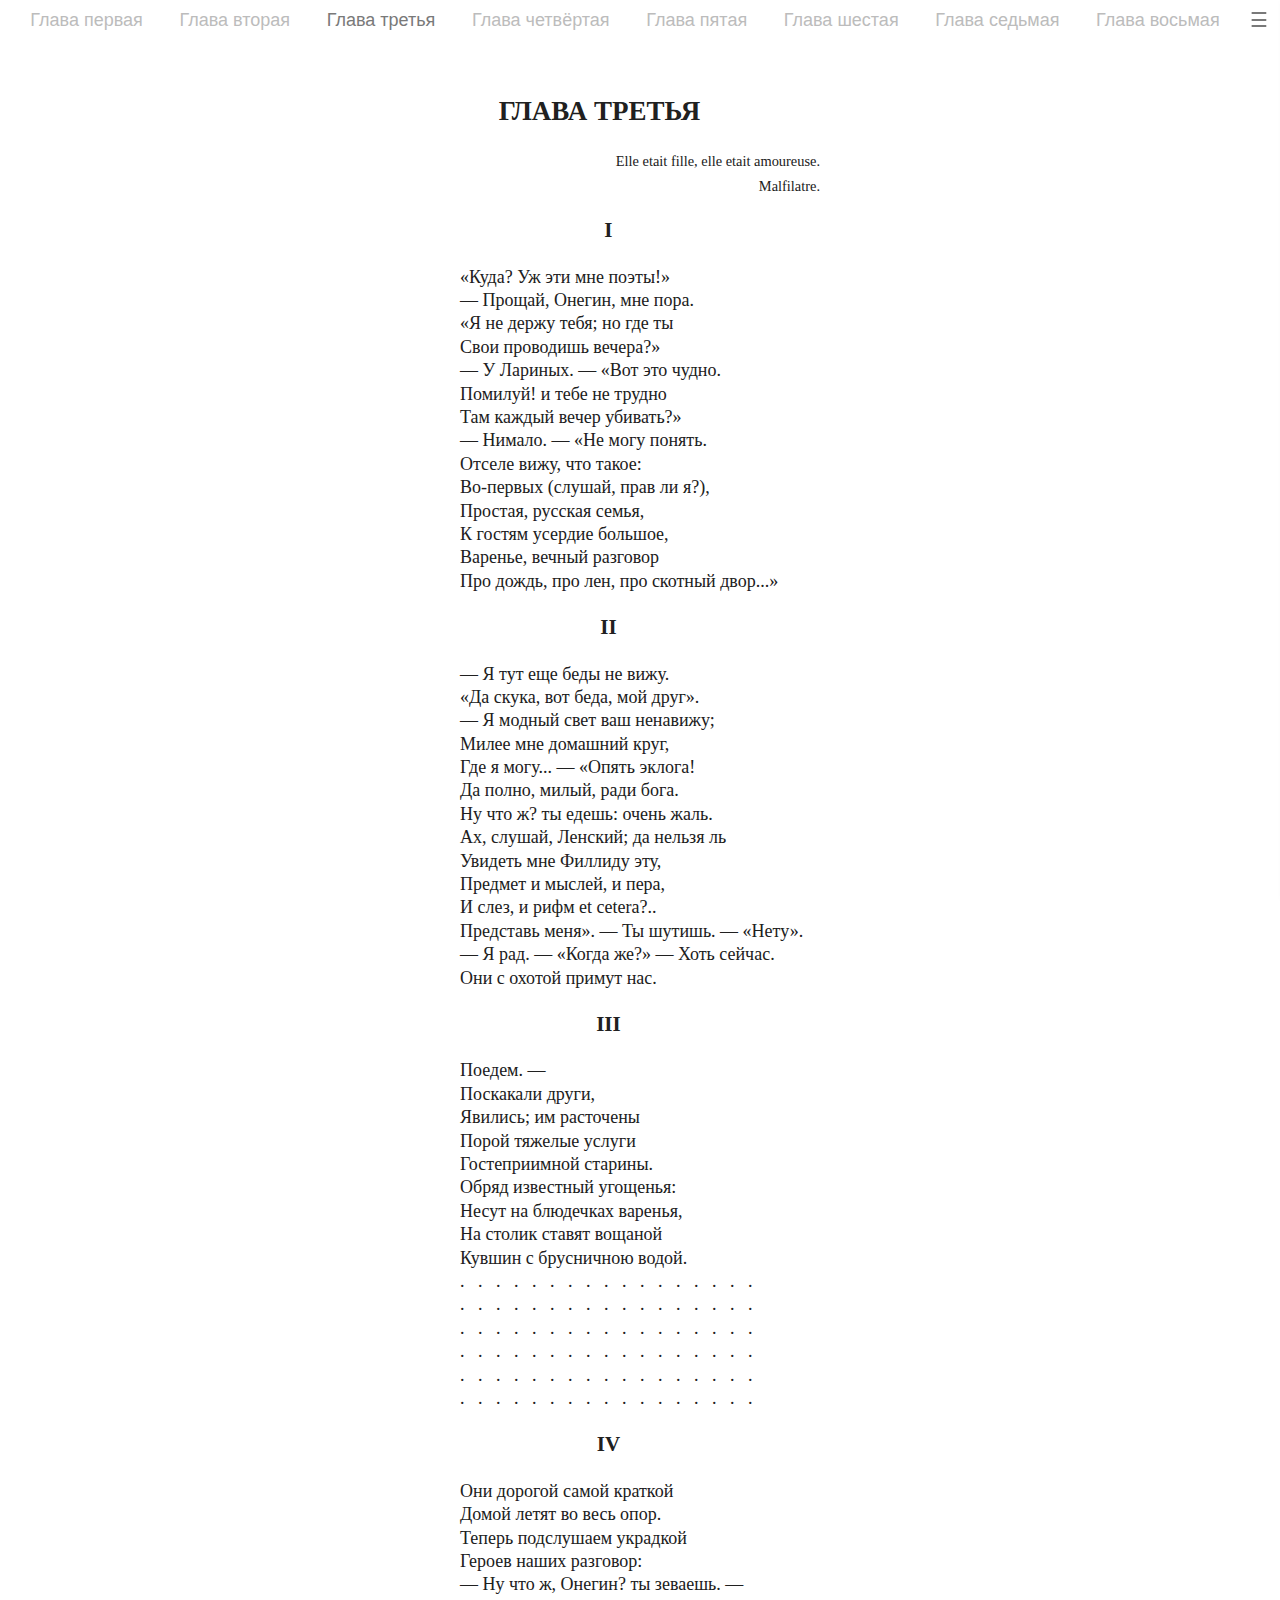
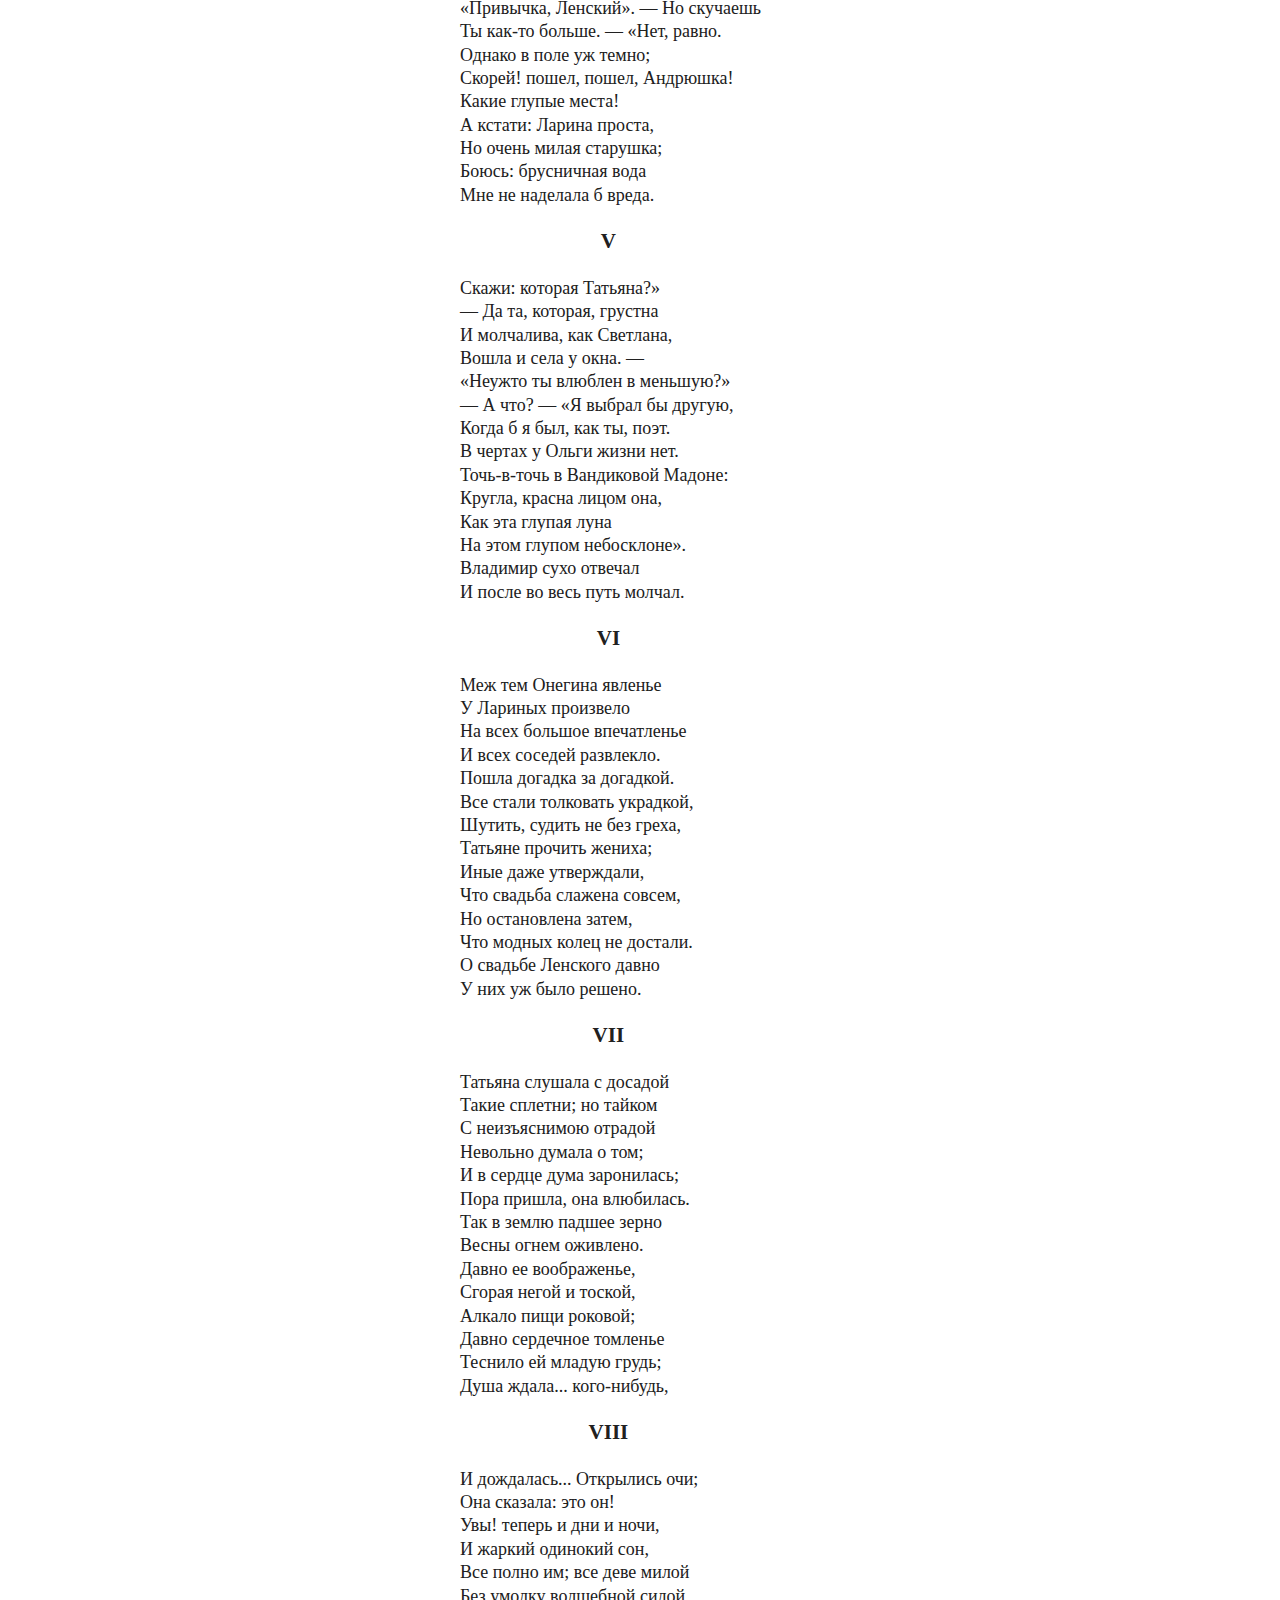
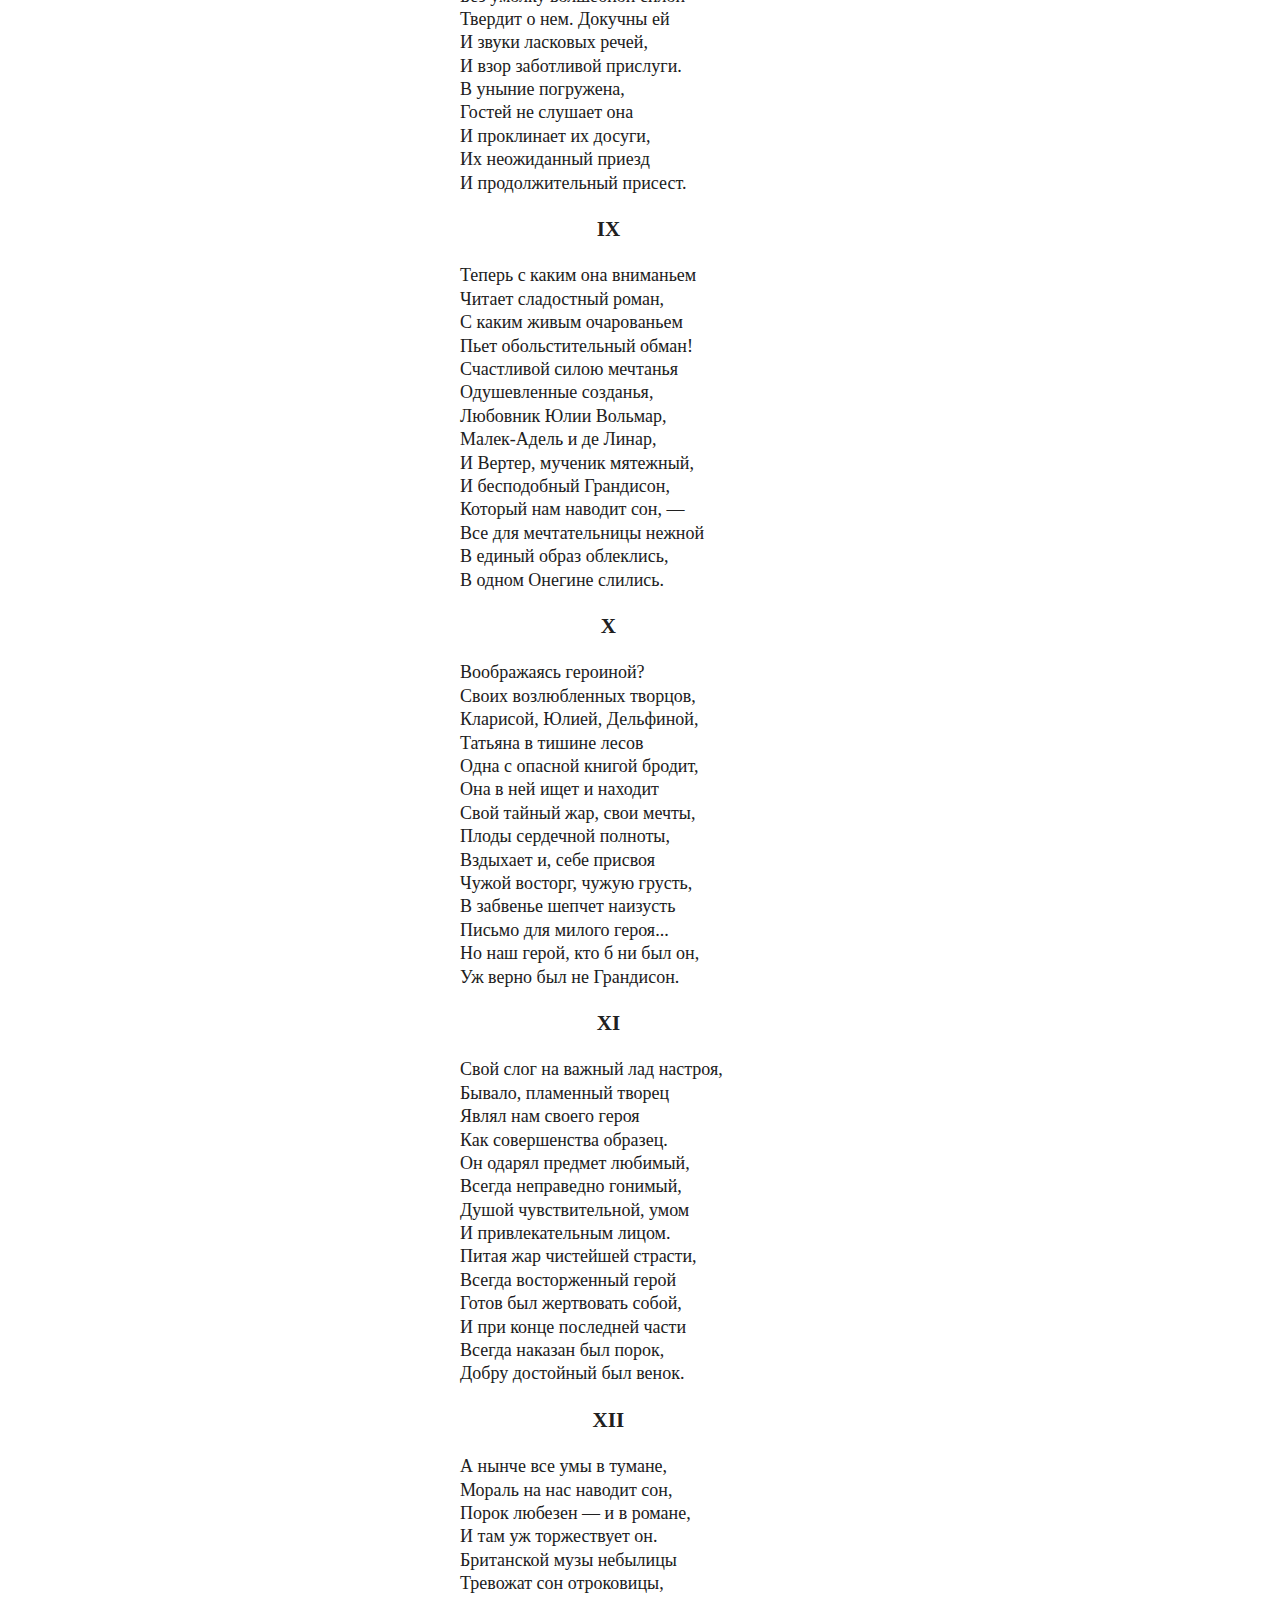
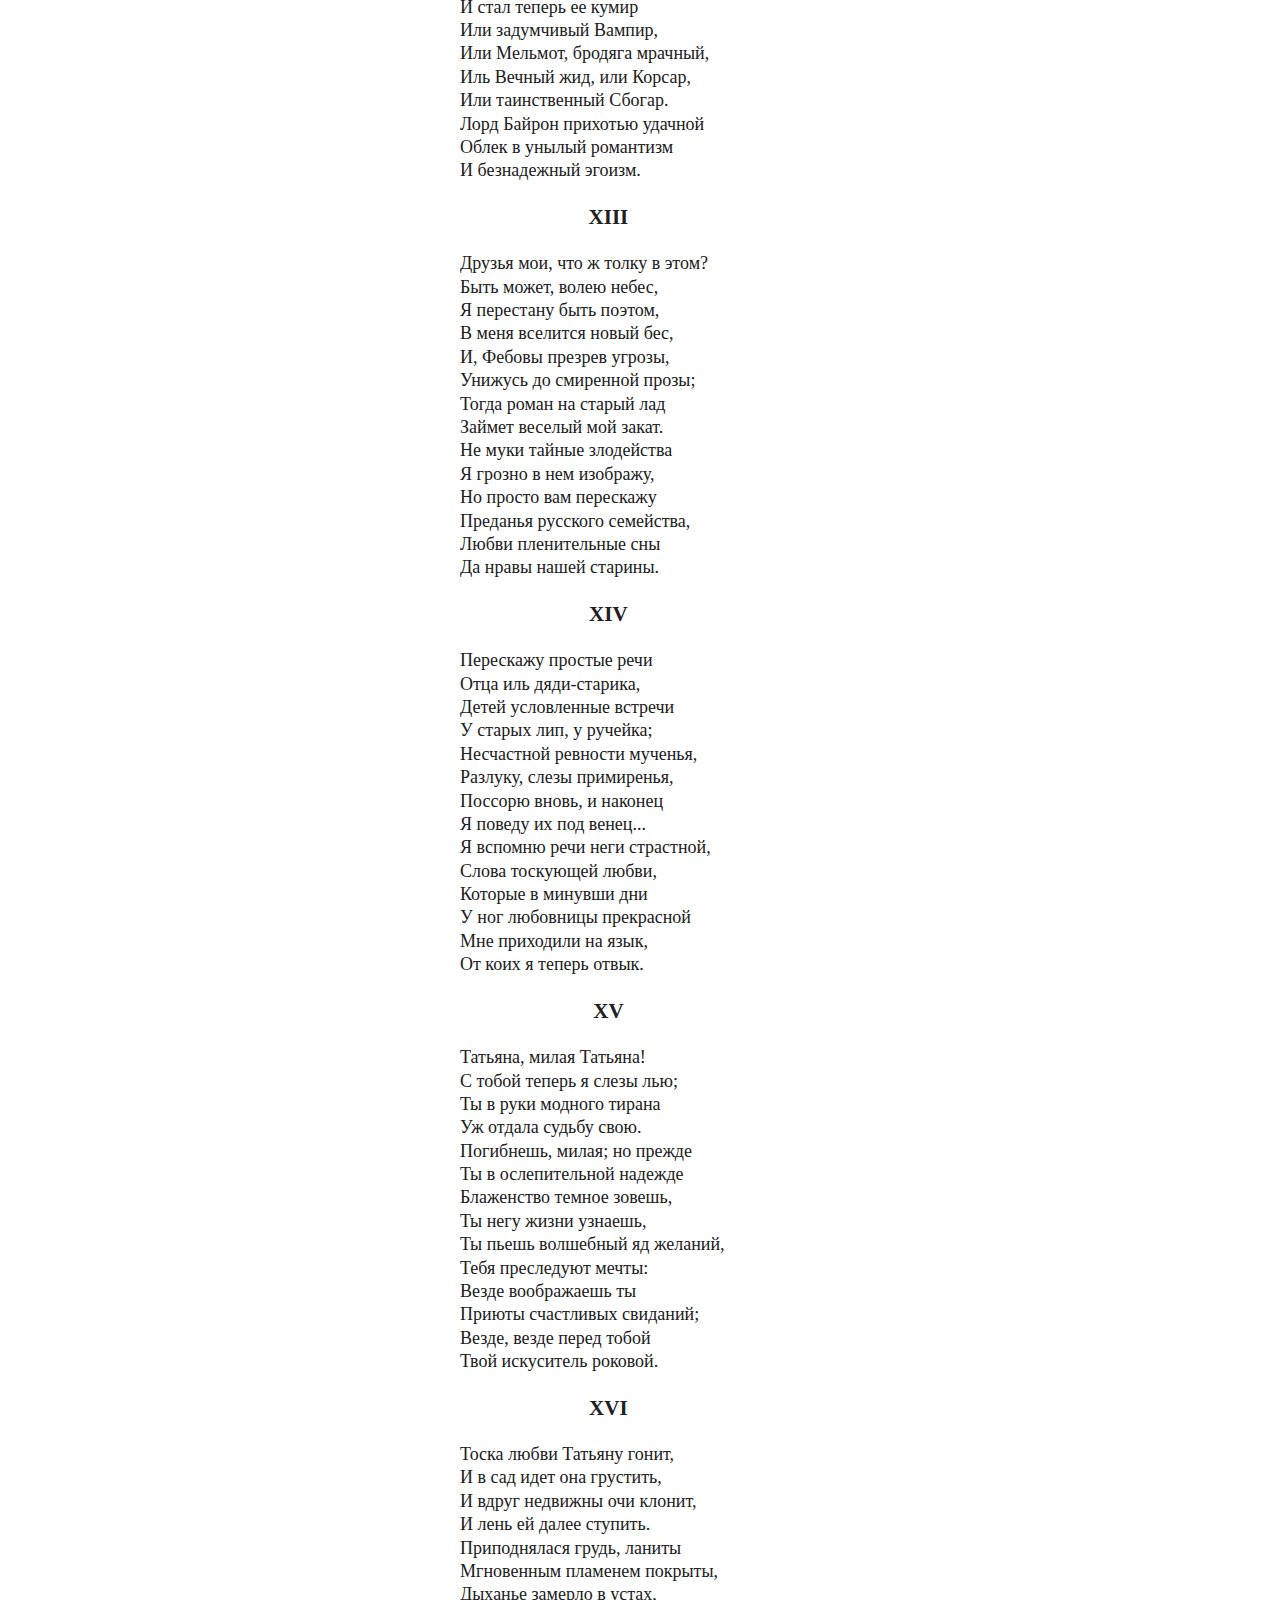
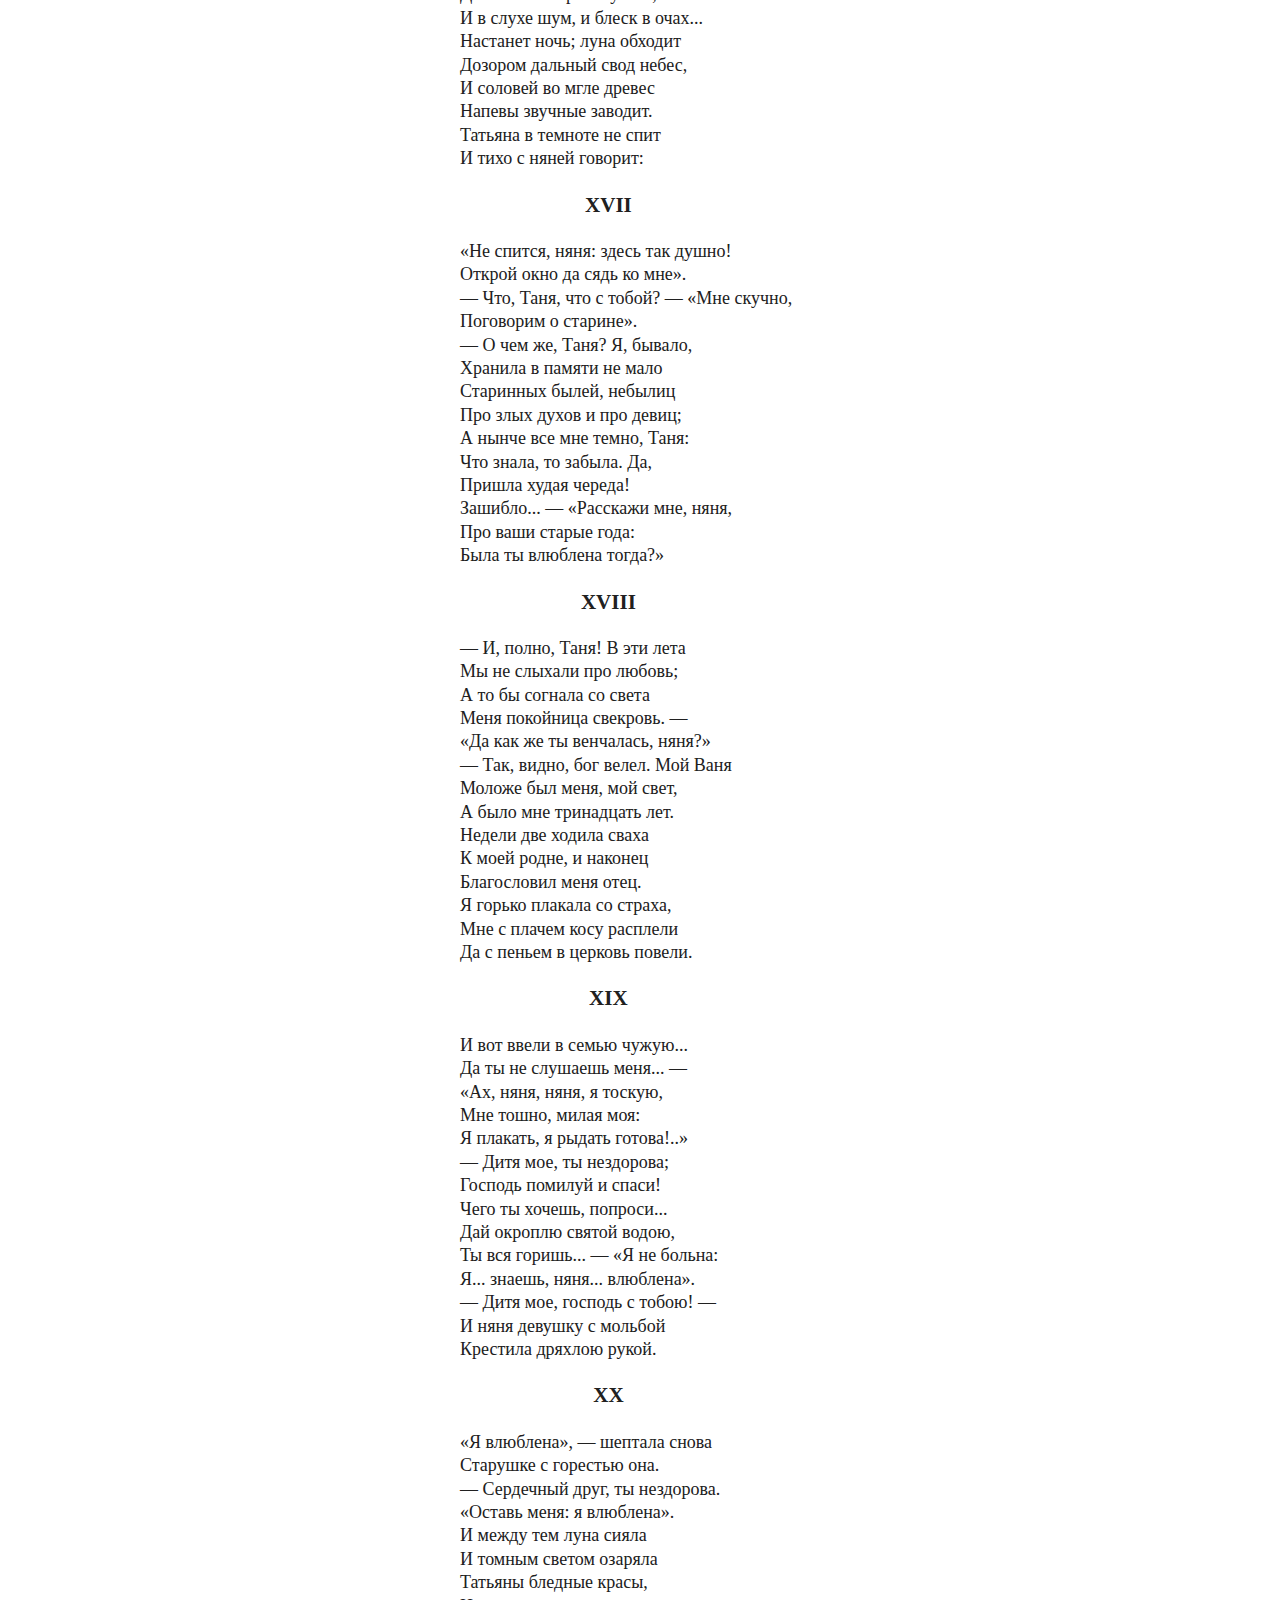
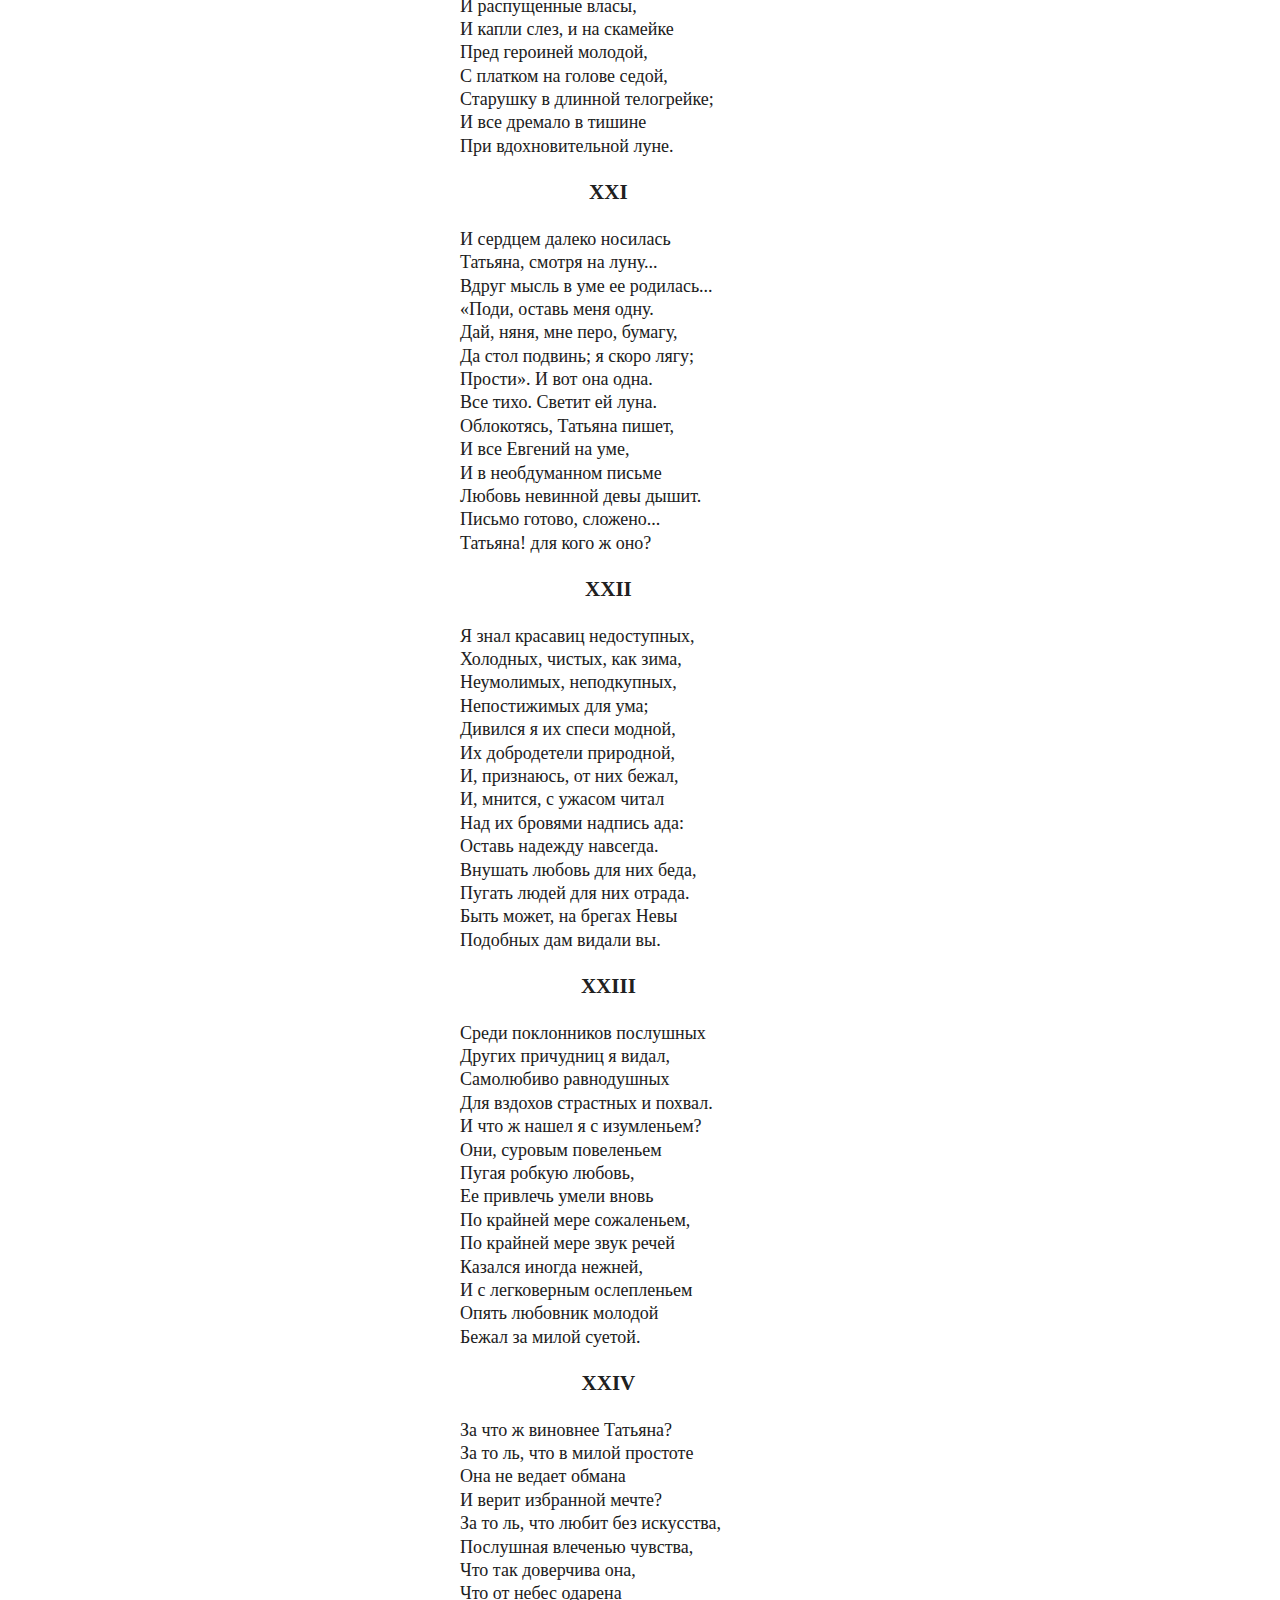
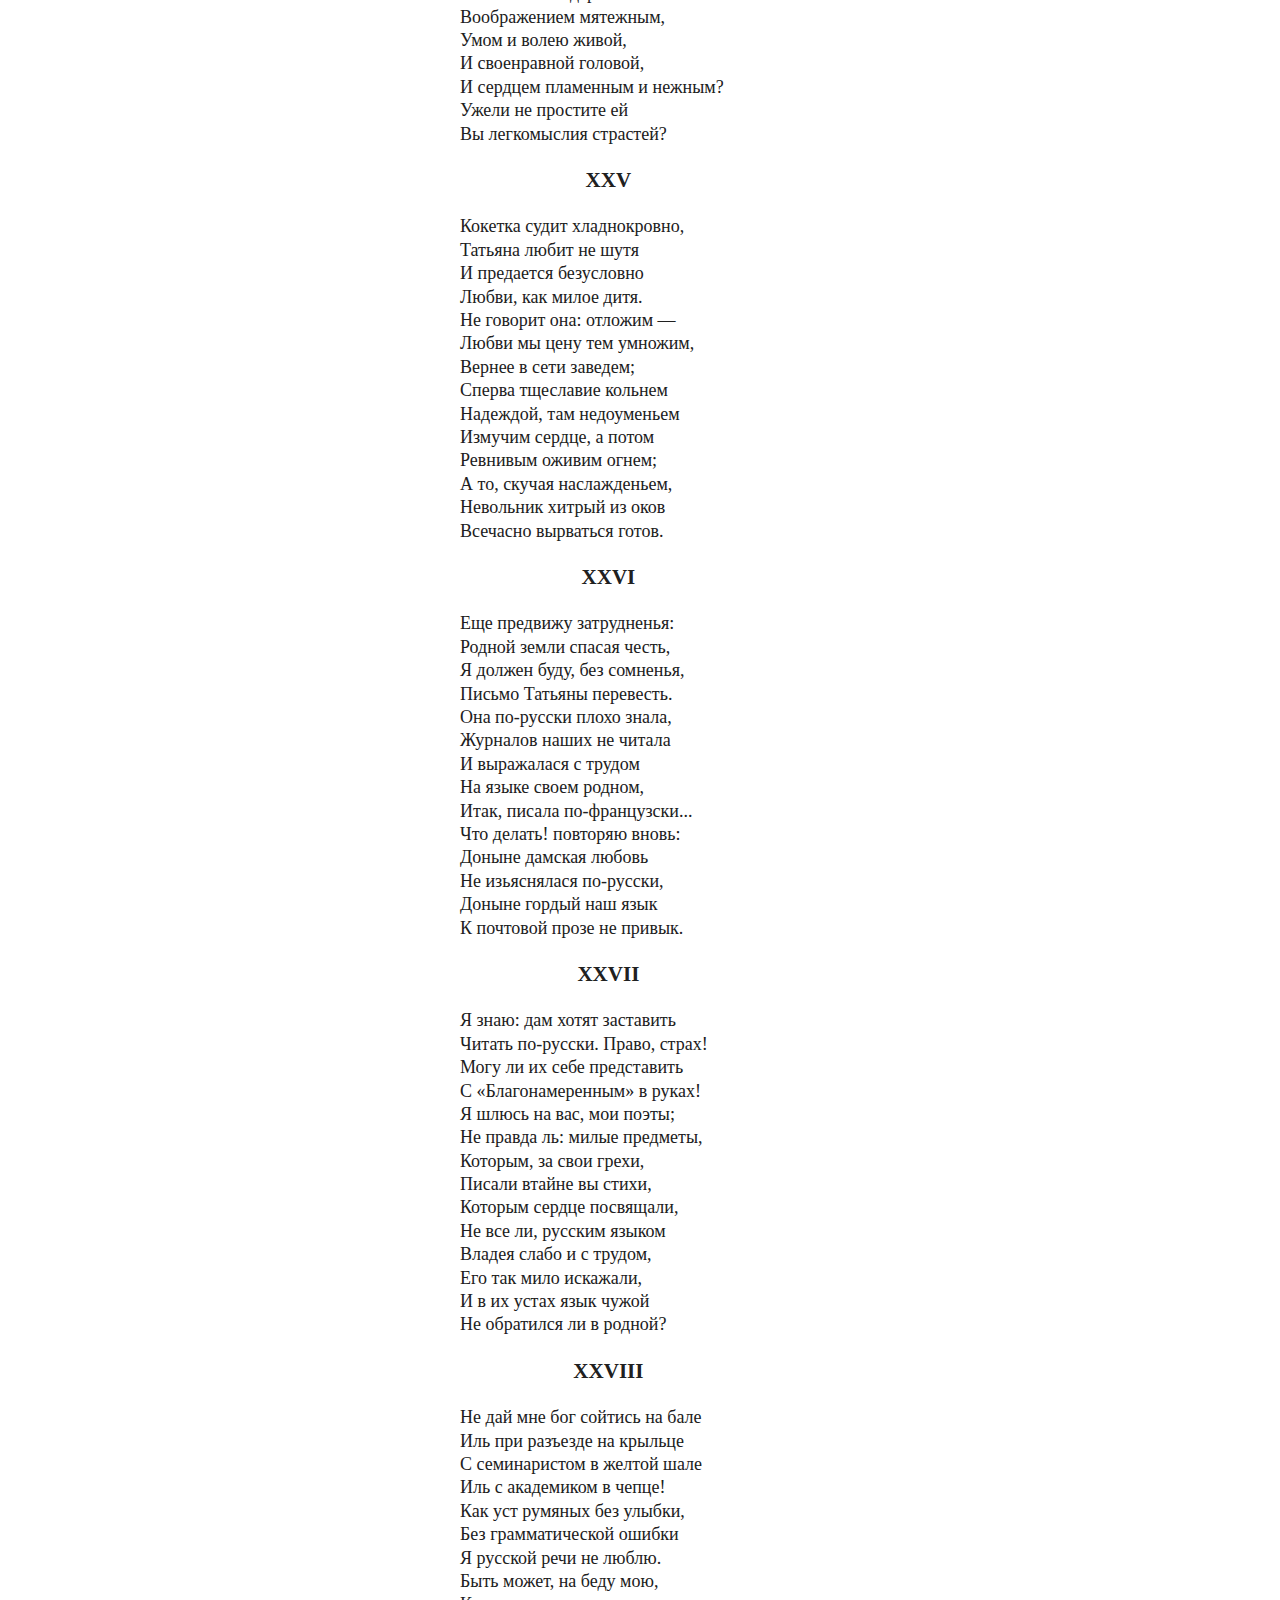
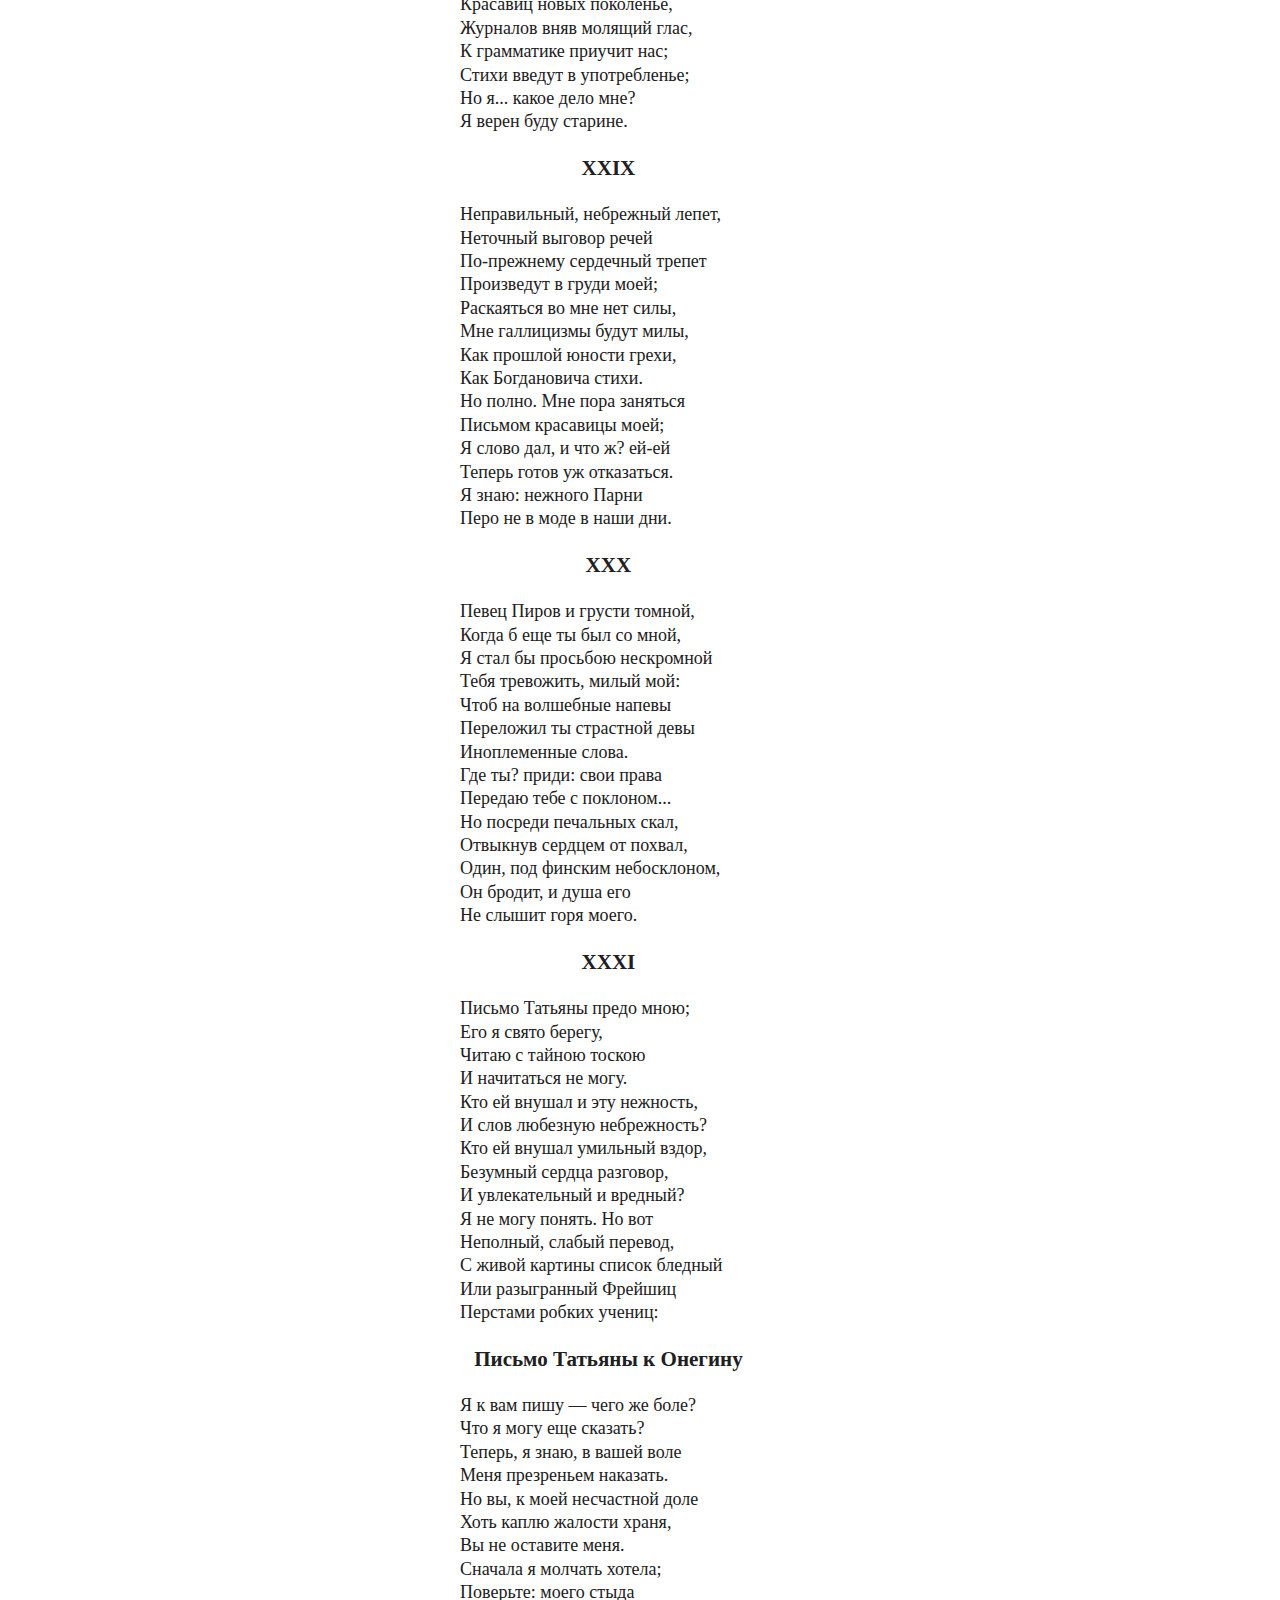
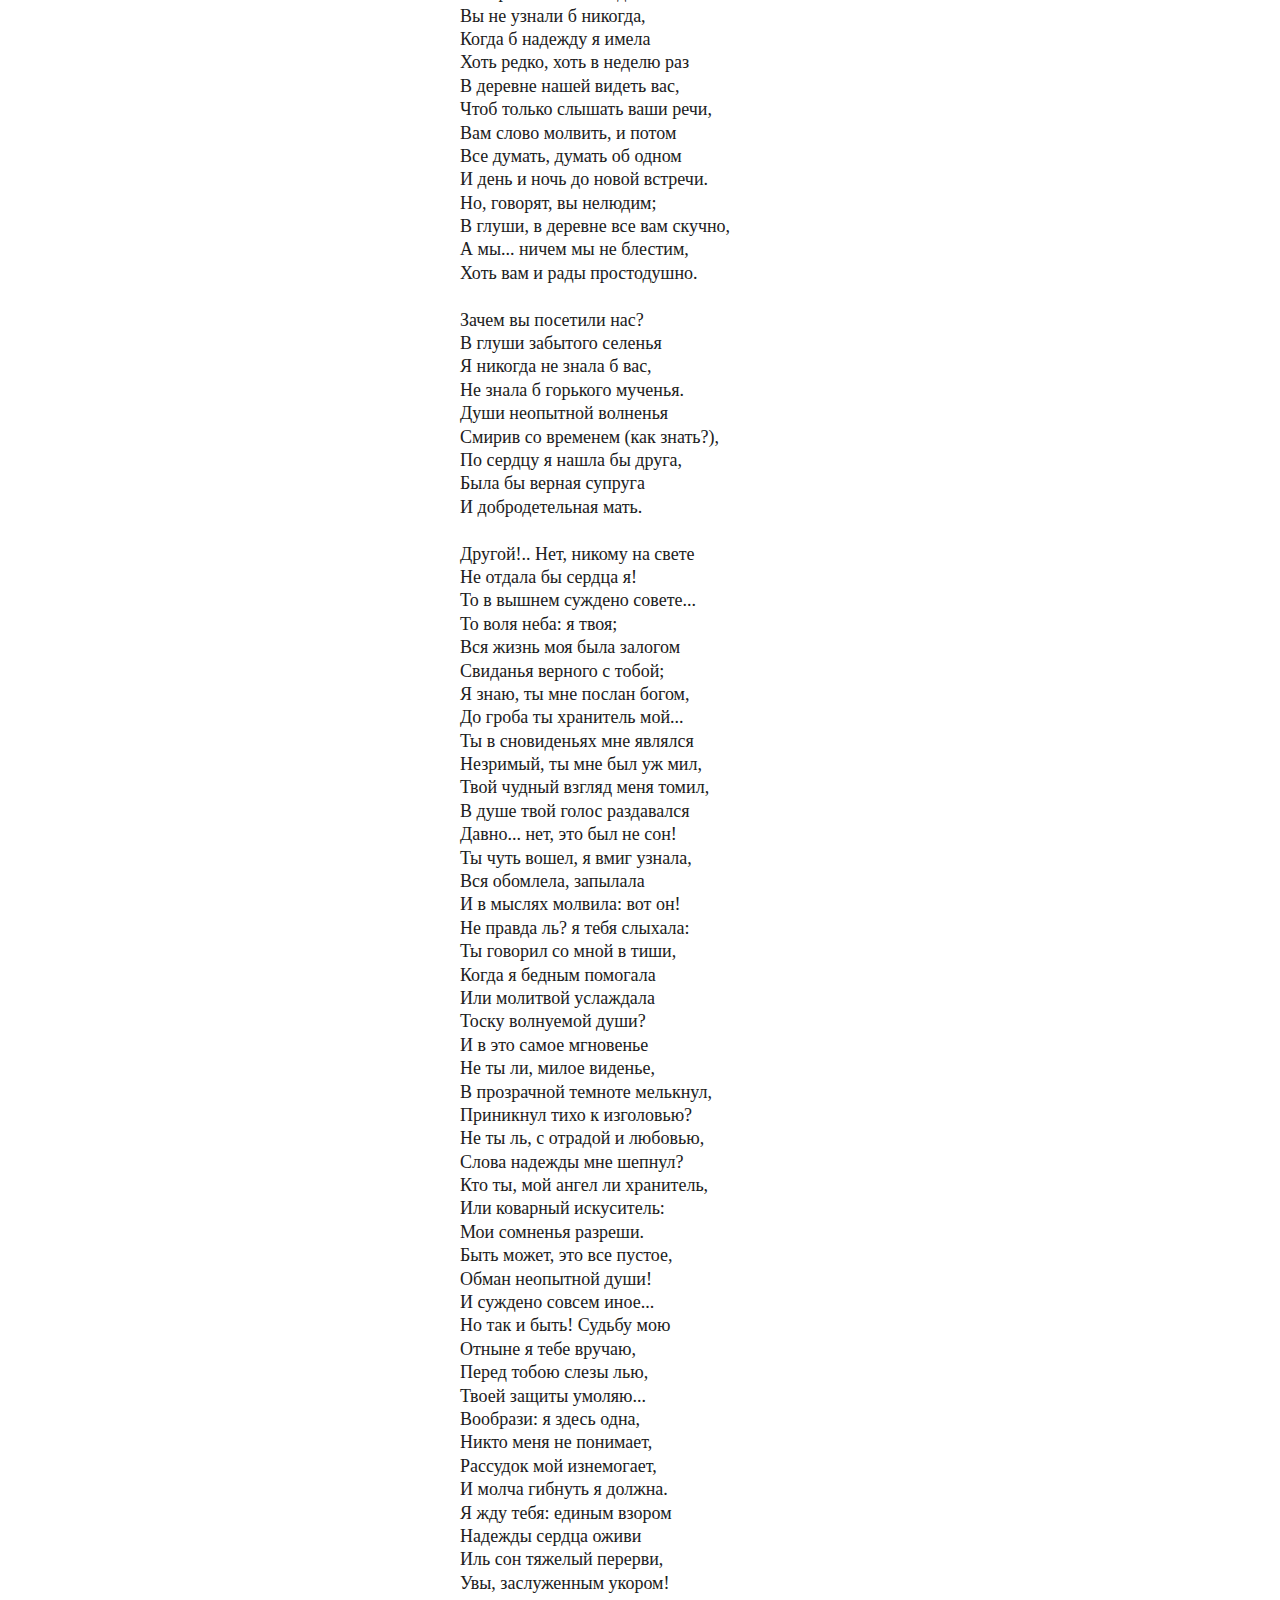
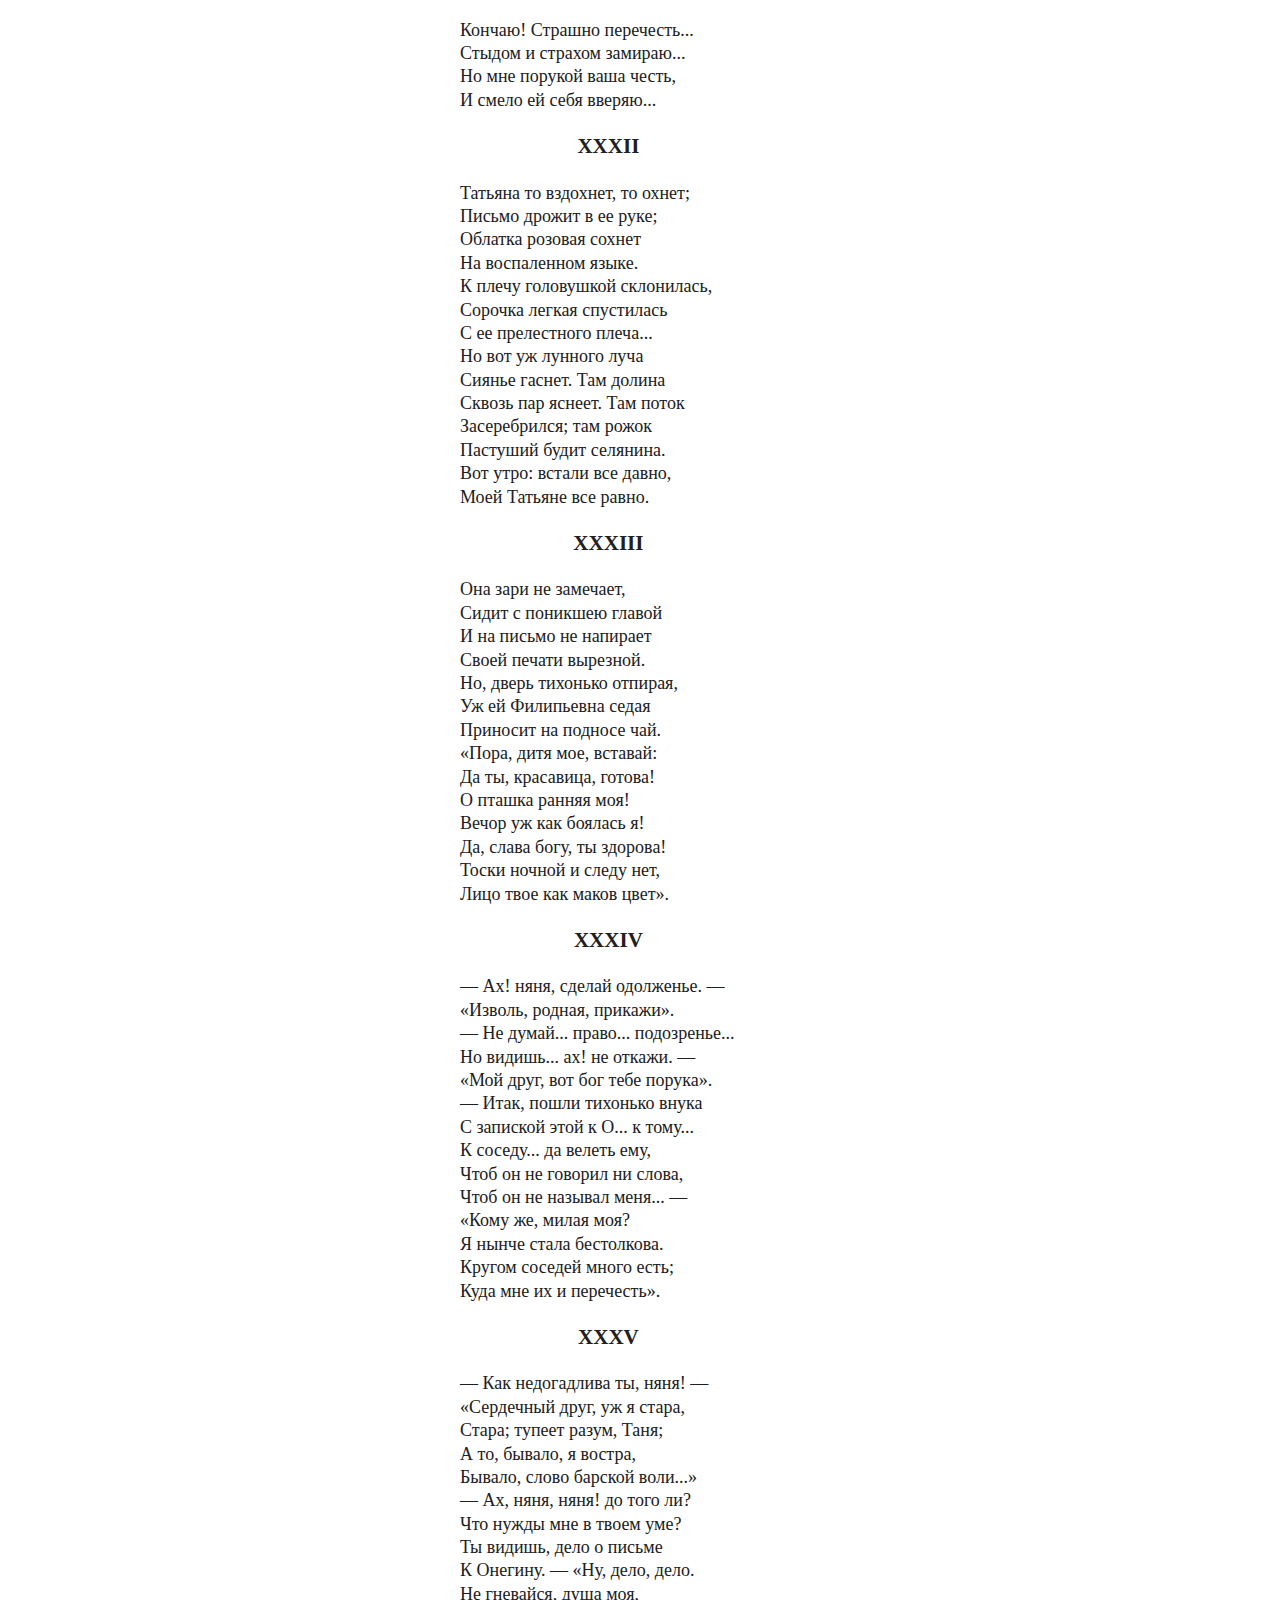
<file: ch3.html>
<!DOCTYPE html>
<html>
<head>
<meta name="viewport" content="width=device-width, initial-scale=1"/>
<meta http-equiv="Content-Type" content="text/html; charset=utf-8">
<title>Евгений Онегин — глава 3</title>
<link rel="stylesheet" href="css/onegin.css" type="text/css" media="screen">
<script src="js/smooth-scroll.min.js"></script>
<script src="js/onegin.min.js"></script>
</head>
<body>

<nav id="permanent">
    <a href="#" id="roast-beef">&#9776;</a>
</nav>

<nav id="chapters">
    <a href="ch1.html">
        <span class="chptr">Глава</span>
        <span class="short">1</span>
        <span class="long">первая</span>
    </a>
    <a href="ch2.html">
        <span class="chptr">Глава</span>
        <span class="short">2</span>
        <span class="long">вторая</span>
    </a>
    <a href="ch3.html" class="active">
        <span class="chptr">Глава</span>
        <span class="short">3</span>
        <span class="long">третья</span>
    </a>
    <a href="ch4.html">
        <span class="chptr">Глава</span>
        <span class="short">4</span>
        <span class="long">четвёртая</span>
    </a>
    <a href="ch5.html">
        <span class="chptr">Глава</span>
        <span class="short">5</span>
        <span class="long">пятая</span>
    </a>
    <a href="ch6.html">
        <span class="chptr">Глава</span>
        <span class="short">6</span>
        <span class="long">шестая</span>
    </a>
    <a href="ch7.html">
        <span class="chptr">Глава</span>
        <span class="short">7</span>
        <span class="long">седьмая</span>
    </a>
    <a href="ch8.html">
        <span class="chptr">Глава</span>
        <span class="short">8</span>
        <span class="long">восьмая</span>
    </a>
</nav>

<nav id="anchors">
<div id="themes-selector">
    <a href="#" id="white" class="white">&#10003;</a>
    <a href="#" id="sepia" class="sepia">&#10003;</a>
    <a href="#" id="black" class="black">&#10003;</a>
</div>
<a href="#p1" data-scroll>1. <small>«Куда? Уж эти мне поэты!»</small></a>
<a href="#p2" data-scroll>2. <small>— Я тут еще беды не вижу.</small></a>
<a href="#p3" data-scroll>3. <small>Поедем. —</small></a>
<a href="#p4" data-scroll>4. <small>Они дорогой самой краткой</small></a>
<a href="#p5" data-scroll>5. <small>Скажи: которая Татьяна?»</small></a>
<a href="#p6" data-scroll>6. <small>Меж тем Онегина явленье</small></a>
<a href="#p7" data-scroll>7. <small>Татьяна слушала с досадой</small></a>
<a href="#p8" data-scroll>8. <small>И дождалась... Открылись очи;</small></a>
<a href="#p9" data-scroll>9. <small>Теперь с каким она вниманьем</small></a>
<a href="#p10" data-scroll>10. <small>Воображаясь героиной?</small></a>
<a href="#p11" data-scroll>11. <small>Свой слог на важный лад настроя,</small></a>
<a href="#p12" data-scroll>12. <small>А нынче все умы в тумане,</small></a>
<a href="#p13" data-scroll>13. <small>Друзья мои, что ж толку в этом?</small></a>
<a href="#p14" data-scroll>14. <small>Перескажу простые речи</small></a>
<a href="#p15" data-scroll>15. <small>Татьяна, милая Татьяна!</small></a>
<a href="#p16" data-scroll>16. <small>Тоска любви Татьяну гонит,</small></a>
<a href="#p17" data-scroll>17. <small>«Не спится, няня: здесь так душно!</small></a>
<a href="#p18" data-scroll>18. <small>— И, полно, Таня! В эти лета</small></a>
<a href="#p19" data-scroll>19. <small>И вот ввели в семью чужую...</small></a>
<a href="#p20" data-scroll>20. <small>«Я влюблена», — шептала снова</small></a>
<a href="#p21" data-scroll>21. <small>И сердцем далеко носилась</small></a>
<a href="#p22" data-scroll>22. <small>Я знал красавиц недоступных,</small></a>
<a href="#p23" data-scroll>23. <small>Среди поклонников послушных</small></a>
<a href="#p24" data-scroll>24. <small>За что ж виновнее Татьяна?</small></a>
<a href="#p25" data-scroll>25. <small>Кокетка судит хладнокровно,</small></a>
<a href="#p26" data-scroll>26. <small>Еще предвижу затрудненья:</small></a>
<a href="#p27" data-scroll>27. <small>Я знаю: дам хотят заставить</small></a>
<a href="#p28" data-scroll>28. <small>Не дай мне бог сойтись на бале</small></a>
<a href="#p29" data-scroll>29. <small>Неправильный, небрежный лепет,</small></a>
<a href="#p30" data-scroll>30. <small>Певец Пиров и грусти томной,</small></a>
<a href="#p31" data-scroll>31. <small>Письмо Татьяны предо мною;</small></a>
<a href="#pLT" data-scroll>Письмо Татьяны</a>
<a href="#p32" data-scroll>32. <small>Татьяна то вздохнет, то охнет;</small></a>
<a href="#p33" data-scroll>33. <small>Она зари не замечает,</small></a>
<a href="#p34" data-scroll>34. <small>— Ах! няня, сделай одолженье. —</small></a>
<a href="#p35" data-scroll>35. <small>— Как недогадлива ты, няня! —</small></a>
<a href="#p36" data-scroll>36. <small>Но день протек, и нет ответа.</small></a>
<a href="#p37" data-scroll>37. <small>Смеркалось; на столе, блистая,</small></a>
<a href="#p38" data-scroll>38. <small>И между тем душа в ней ныла,</small></a>
<a href="#p39" data-scroll>39. <small>Упала...</small></a>
<a href="#pSong" data-scroll>Песня девушек</a>
<a href="#p40" data-scroll>40. <small>Они поют, и, с небреженьем</small></a>
<a href="#p41" data-scroll>41. <small>Но наконец она вздохнула</small></a>
</nav>

<main>
<div class="text">
<h2><span id="p1">ГЛАВА ТРЕТЬЯ</span></h2>

<quote>
<div style="width:auto;text-align:right">Elle etait fille, elle etait amoureuse.</div><br/>
Malfilatre.
</quote>

<h3>I</h3>
<p>«Куда? Уж эти мне поэты!»
— Прощай, Онегин, мне пора.
«Я не держу тебя; но где ты
Свои проводишь вечера?»
— У Лариных. — «Вот это чудно.
Помилуй! и тебе не трудно
Там каждый вечер убивать?»
— Нимало. — «Не могу понять.
Отселе вижу, что такое:
Во-первых (слушай, прав ли я?),
Простая, русская семья,
К гостям усердие большое,
Варенье, вечный разговор
Про дождь, про лен, про скотный двор...»
</p>
<h3><span id="p2">II</span></h3>
<p>— Я тут еще беды не вижу.
«Да скука, вот беда, мой друг».
— Я модный свет ваш ненавижу;
Милее мне домашний круг,
Где я могу... — «Опять эклога!
Да полно, милый, ради бога.
Ну что ж? ты едешь: очень жаль.
Ах, слушай, Ленский; да нельзя ль
Увидеть мне Филлиду эту,
Предмет и мыслей, и пера,
И слез, и рифм et cetera?..
Представь меня». — Ты шутишь. — «Нету».
— Я рад. — «Когда же?» — Хоть сейчас.
Они с охотой примут нас.
</p>
<h3><span id="p3">III</span></h3>
<p>Поедем. —
Поскакали други,
Явились; им расточены
Порой тяжелые услуги
Гостеприимной старины.
Обряд известный угощенья:
Несут на блюдечках варенья,
На столик ставят вощаной
Кувшин с брусничною водой.
.   .   .   .   .   .   .   .   .   .   .   .   .   .   .   .   .
.   .   .   .   .   .   .   .   .   .   .   .   .   .   .   .   .
.   .   .   .   .   .   .   .   .   .   .   .   .   .   .   .   .
.   .   .   .   .   .   .   .   .   .   .   .   .   .   .   .   .
.   .   .   .   .   .   .   .   .   .   .   .   .   .   .   .   .
.   .   .   .   .   .   .   .   .   .   .   .   .   .   .   .   .
</p>
<h3><span id="p4">IV</span></h3>
<p>Они дорогой самой краткой
Домой летят во весь опор<sup>{17}</sup>.
Теперь подслушаем украдкой
Героев наших разговор:
— Ну что ж, Онегин? ты зеваешь. —
«Привычка, Ленский». — Но скучаешь
Ты как-то больше. — «Нет, равно.
Однако в поле уж темно;
Скорей! пошел, пошел, Андрюшка!
Какие глупые места!
А кстати: Ларина проста,
Но очень милая старушка;
Боюсь: брусничная вода
Мне не наделала б вреда.
</p>
<h3><span id="p5">V</span></h3>
<p>Скажи: которая Татьяна?»
— Да та, которая, грустна
И молчалива, как Светлана,
Вошла и села у окна. —
«Неужто ты влюблен в меньшую?»
— А что? — «Я выбрал бы другую,
Когда б я был, как ты, поэт.
В чертах у Ольги жизни нет.
Точь-в-точь в Вандиковой Мадоне:
Кругла, красна лицом она,
Как эта глупая луна
На этом глупом небосклоне».
Владимир сухо отвечал
И после во весь путь молчал.
</p>
<h3><span id="p6">VI</span></h3>
<p>Меж тем Онегина явленье
У Лариных произвело
На всех большое впечатленье
И всех соседей развлекло.
Пошла догадка за догадкой.
Все стали толковать украдкой,
Шутить, судить не без греха,
Татьяне прочить жениха;
Иные даже утверждали,
Что свадьба слажена совсем,
Но остановлена затем,
Что модных колец не достали.
О свадьбе Ленского давно
У них уж было решено.
</p>
<h3><span id="p7">VII</span></h3>
<p>Татьяна слушала с досадой
Такие сплетни; но тайком
С неизъяснимою отрадой
Невольно думала о том;
И в сердце дума заронилась;
Пора пришла, она влюбилась.
Так в землю падшее зерно
Весны огнем оживлено.
Давно ее воображенье,
Сгорая негой и тоской,
Алкало пищи роковой;
Давно сердечное томленье
Теснило ей младую грудь;
Душа ждала... кого-нибудь,
</p>
<h3><span id="p8">VIII</span></h3>
<p>И дождалась... Открылись очи;
Она сказала: это он!
Увы! теперь и дни и ночи,
И жаркий одинокий сон,
Все полно им; все деве милой
Без умолку волшебной силой
Твердит о нем. Докучны ей
И звуки ласковых речей,
И взор заботливой прислуги.
В уныние погружена,
Гостей не слушает она
И проклинает их досуги,
Их неожиданный приезд
И продолжительный присест.
</p>
<h3><span id="p9">IX</span></h3>
<p>Теперь с каким она вниманьем
Читает сладостный роман,
С каким живым очарованьем
Пьет обольстительный обман!
Счастливой силою мечтанья
Одушевленные созданья,
Любовник Юлии Вольмар,
Малек-Адель и де Линар,
И Вертер, мученик мятежный,
И бесподобный Грандисон<sup>{18}</sup>,
Который нам наводит сон, —
Все для мечтательницы нежной
В единый образ облеклись,
В одном Онегине слились.
</p>
<h3><span id="p10">X</span></h3>
<p>Воображаясь героиной?
Своих возлюбленных творцов,
Кларисой, Юлией, Дельфиной,
Татьяна в тишине лесов
Одна с опасной книгой бродит,
Она в ней ищет и находит
Свой тайный жар, свои мечты,
Плоды сердечной полноты,
Вздыхает и, себе присвоя
Чужой восторг, чужую грусть,
В забвенье шепчет наизусть
Письмо для милого героя...
Но наш герой, кто б ни был он,
Уж верно был не Грандисон.
</p>
<h3><span id="p11">XI</span></h3>
<p>Свой слог на важный лад настроя,
Бывало, пламенный творец
Являл нам своего героя
Как совершенства образец.
Он одарял предмет любимый,
Всегда неправедно гонимый,
Душой чувствительной, умом
И привлекательным лицом.
Питая жар чистейшей страсти,
Всегда восторженный герой
Готов был жертвовать собой,
И при конце последней части
Всегда наказан был порок,
Добру достойный был венок.
</p>
<h3><span id="p12">XII</span></h3>
<p>А нынче все умы в тумане,
Мораль на нас наводит сон,
Порок любезен — и в романе,
И там уж торжествует он.
Британской музы небылицы
Тревожат сон отроковицы,
И стал теперь ее кумир
Или задумчивый Вампир,
Или Мельмот, бродяга мрачный,
Иль Вечный жид, или Корсар,
Или таинственный Сбогар<sup>{19}</sup>.
Лорд Байрон прихотью удачной
Облек в унылый романтизм
И безнадежный эгоизм.
</p>
<h3><span id="p13">XIII</span></h3>
<p>Друзья мои, что ж толку в этом?
Быть может, волею небес,
Я перестану быть поэтом,
В меня вселится новый бес,
И, Фебовы презрев угрозы,
Унижусь до смиренной прозы;
Тогда роман на старый лад
Займет веселый мой закат.
Не муки тайные злодейства
Я грозно в нем изображу,
Но просто вам перескажу
Преданья русского семейства,
Любви пленительные сны
Да нравы нашей старины.
</p>
<h3><span id="p14">XIV</span></h3>
<p>Перескажу простые речи
Отца иль дяди-старика,
Детей условленные встречи
У старых лип, у ручейка;
Несчастной ревности мученья,
Разлуку, слезы примиренья,
Поссорю вновь, и наконец
Я поведу их под венец...
Я вспомню речи неги страстной,
Слова тоскующей любви,
Которые в минувши дни
У ног любовницы прекрасной
Мне приходили на язык,
От коих я теперь отвык.
</p>
<h3><span id="p15">XV</span></h3>
<p>Татьяна, милая Татьяна!
С тобой теперь я слезы лью;
Ты в руки модного тирана
Уж отдала судьбу свою.
Погибнешь, милая; но прежде
Ты в ослепительной надежде
Блаженство темное зовешь,
Ты негу жизни узнаешь,
Ты пьешь волшебный яд желаний,
Тебя преследуют мечты:
Везде воображаешь ты
Приюты счастливых свиданий;
Везде, везде перед тобой
Твой искуситель роковой.
</p>
<h3><span id="p16">XVI</span></h3>
<p>Тоска любви Татьяну гонит,
И в сад идет она грустить,
И вдруг недвижны очи клонит,
И лень ей далее ступить.
Приподнялася грудь, ланиты
Мгновенным пламенем покрыты,
Дыханье замерло в устах,
И в слухе шум, и блеск в очах...
Настанет ночь; луна обходит
Дозором дальный свод небес,
И соловей во мгле древес
Напевы звучные заводит.
Татьяна в темноте не спит
И тихо с няней говорит:
</p>
<h3><span id="p17">XVII</span></h3>
<p>«Не спится, няня: здесь так душно!
Открой окно да сядь ко мне».
— Что, Таня, что с тобой? — «Мне скучно,
Поговорим о старине».
— О чем же, Таня? Я, бывало,
Хранила в памяти не мало
Старинных былей, небылиц
Про злых духов и про девиц;
А нынче все мне темно, Таня:
Что знала, то забыла. Да,
Пришла худая череда!
Зашибло... — «Расскажи мне, няня,
Про ваши старые года:
Была ты влюблена тогда?»
</p>
<h3><span id="p18">XVIII</span></h3>
<p>— И, полно, Таня! В эти лета
Мы не слыхали про любовь;
А то бы согнала со света
Меня покойница свекровь. —
«Да как же ты венчалась, няня?»
— Так, видно, бог велел. Мой Ваня
Моложе был меня, мой свет,
А было мне тринадцать лет.
Недели две ходила сваха
К моей родне, и наконец
Благословил меня отец.
Я горько плакала со страха,
Мне с плачем косу расплели
Да с пеньем в церковь повели.
</p>
<h3><span id="p19">XIX</span></h3>
<p>И вот ввели в семью чужую...
Да ты не слушаешь меня... —
«Ах, няня, няня, я тоскую,
Мне тошно, милая моя:
Я плакать, я рыдать готова!..»
— Дитя мое, ты нездорова;
Господь помилуй и спаси!
Чего ты хочешь, попроси...
Дай окроплю святой водою,
Ты вся горишь... — «Я не больна:
Я... знаешь, няня... влюблена».
— Дитя мое, господь с тобою! —
И няня девушку с мольбой
Крестила дряхлою рукой.
</p>
<h3><span id="p20">XX</span></h3>
<p>«Я влюблена», — шептала снова
Старушке с горестью она.
— Сердечный друг, ты нездорова.
«Оставь меня: я влюблена».
И между тем луна сияла
И томным светом озаряла
Татьяны бледные красы,
И распущенные власы,
И капли слез, и на скамейке
Пред героиней молодой,
С платком на голове седой,
Старушку в длинной телогрейке;
И все дремало в тишине
При вдохновительной луне.
</p>
<h3><span id="p21">XXI</span></h3>
<p>И сердцем далеко носилась
Татьяна, смотря на луну...
Вдруг мысль в уме ее родилась...
«Поди, оставь меня одну.
Дай, няня, мне перо, бумагу,
Да стол подвинь; я скоро лягу;
Прости». И вот она одна.
Все тихо. Светит ей луна.
Облокотясь, Татьяна пишет,
И все Евгений на уме,
И в необдуманном письме
Любовь невинной девы дышит.
Письмо готово, сложено...
Татьяна! для кого ж оно?
</p>
<h3><span id="p22">XXII</span></h3>
<p>Я знал красавиц недоступных,
Холодных, чистых, как зима,
Неумолимых, неподкупных,
Непостижимых для ума;
Дивился я их спеси модной,
Их добродетели природной,
И, признаюсь, от них бежал,
И, мнится, с ужасом читал
Над их бровями надпись ада:
Оставь надежду навсегда<sup>{20}</sup>.
Внушать любовь для них беда,
Пугать людей для них отрада.
Быть может, на брегах Невы
Подобных дам видали вы.
</p>
<h3><span id="p23">XXIII</span></h3>
<p>Среди поклонников послушных
Других причудниц я видал,
Самолюбиво равнодушных
Для вздохов страстных и похвал.
И что ж нашел я с изумленьем?
Они, суровым повеленьем
Пугая робкую любовь,
Ее привлечь умели вновь
По крайней мере сожаленьем,
По крайней мере звук речей
Казался иногда нежней,
И с легковерным ослепленьем
Опять любовник молодой
Бежал за милой суетой.
</p>
<h3><span id="p24">XXIV</span></h3>
<p>За что ж виновнее Татьяна?
За то ль, что в милой простоте
Она не ведает обмана
И верит избранной мечте?
За то ль, что любит без искусства,
Послушная влеченью чувства,
Что так доверчива она,
Что от небес одарена
Воображением мятежным,
Умом и волею живой,
И своенравной головой,
И сердцем пламенным и нежным?
Ужели не простите ей
Вы легкомыслия страстей?
</p>
<h3><span id="p25">XXV</span></h3>
<p>Кокетка судит хладнокровно,
Татьяна любит не шутя
И предается безусловно
Любви, как милое дитя.
Не говорит она: отложим —
Любви мы цену тем умножим,
Вернее в сети заведем;
Сперва тщеславие кольнем
Надеждой, там недоуменьем
Измучим сердце, а потом
Ревнивым оживим огнем;
А то, скучая наслажденьем,
Невольник хитрый из оков
Всечасно вырваться готов.
</p>
<h3><span id="p26">XXVI</span></h3>
<p>Еще предвижу затрудненья:
Родной земли спасая честь,
Я должен буду, без сомненья,
Письмо Татьяны перевесть.
Она по-русски плохо знала,
Журналов наших не читала
И выражалася с трудом
На языке своем родном,
Итак, писала по-французски...
Что делать! повторяю вновь:
Доныне дамская любовь
Не изьяснялася по-русски,
Доныне гордый наш язык
К почтовой прозе не привык.
</p>
<h3><span id="p27">XXVII</span></h3>
<p>Я знаю: дам хотят заставить
Читать по-русски. Право, страх!
Могу ли их себе представить
С «Благонамеренным»<sup>{21}</sup> в руках!
Я шлюсь на вас, мои поэты;
Не правда ль: милые предметы,
Которым, за свои грехи,
Писали втайне вы стихи,
Которым сердце посвящали,
Не все ли, русским языком
Владея слабо и с трудом,
Его так мило искажали,
И в их устах язык чужой
Не обратился ли в родной?
</p>
<h3><span id="p28">XXVIII</span></h3>
<p>Не дай мне бог сойтись на бале
Иль при разъезде на крыльце
С семинаристом в желтой шале
Иль с академиком в чепце!
Как уст румяных без улыбки,
Без грамматической ошибки
Я русской речи не люблю.
Быть может, на беду мою,
Красавиц новых поколенье,
Журналов вняв молящий глас,
К грамматике приучит нас;
Стихи введут в употребленье;
Но я... какое дело мне?
Я верен буду старине.
</p>
<h3><span id="p29">XXIX</span></h3>
<p>Неправильный, небрежный лепет,
Неточный выговор речей
По-прежнему сердечный трепет
Произведут в груди моей;
Раскаяться во мне нет силы,
Мне галлицизмы будут милы,
Как прошлой юности грехи,
Как Богдановича стихи.
Но полно. Мне пора заняться
Письмом красавицы моей;
Я слово дал, и что ж? ей-ей
Теперь готов уж отказаться.
Я знаю: нежного Парни
Перо не в моде в наши дни.
</p>
<h3><span id="p30">XXX</span></h3>
<p>Певец Пиров и грусти томной<sup>{22}</sup>,
Когда б еще ты был со мной,
Я стал бы просьбою нескромной
Тебя тревожить, милый мой:
Чтоб на волшебные напевы
Переложил ты страстной девы
Иноплеменные слова.
Где ты? приди: свои права
Передаю тебе с поклоном...
Но посреди печальных скал,
Отвыкнув сердцем от похвал,
Один, под финским небосклоном,
Он бродит, и душа его
Не слышит горя моего.
</p>
<h3><span id="p31">XXXI</span></h3>
<p>Письмо Татьяны предо мною;
Его я свято берегу,
Читаю с тайною тоскою
И начитаться не могу.
Кто ей внушал и эту нежность,
И слов любезную небрежность?
Кто ей внушал умильный вздор,
Безумный сердца разговор,
И увлекательный и вредный?
Я не могу понять. Но вот
Неполный, слабый перевод,
С живой картины список бледный
Или разыгранный Фрейшиц
Перстами робких учениц:
</p>
<h3><span id="pLT">Письмо Татьяны к Онегину</span></h3>
<p>Я к вам пишу — чего же боле?
Что я могу еще сказать?
Теперь, я знаю, в вашей воле
Меня презреньем наказать.
Но вы, к моей несчастной доле
Хоть каплю жалости храня,
Вы не оставите меня.
Сначала я молчать хотела;
Поверьте: моего стыда
Вы не узнали б никогда,
Когда б надежду я имела
Хоть редко, хоть в неделю раз
В деревне нашей видеть вас,
Чтоб только слышать ваши речи,
Вам слово молвить, и потом
Все думать, думать об одном
И день и ночь до новой встречи.
Но, говорят, вы нелюдим;
В глуши, в деревне все вам скучно,
А мы... ничем мы не блестим,
Хоть вам и рады простодушно.
</p>
<p>Зачем вы посетили нас?
В глуши забытого селенья
Я никогда не знала б вас,
Не знала б горького мученья.
Души неопытной волненья
Смирив со временем (как знать?),
По сердцу я нашла бы друга,
Была бы верная супруга
И добродетельная мать.
</p>
<p>Другой!.. Нет, никому на свете
Не отдала бы сердца я!
То в вышнем суждено совете...
То воля неба: я твоя;
Вся жизнь моя была залогом
Свиданья верного с тобой;
Я знаю, ты мне послан богом,
До гроба ты хранитель мой...
Ты в сновиденьях мне являлся
Незримый, ты мне был уж мил,
Твой чудный взгляд меня томил,
В душе твой голос раздавался
Давно... нет, это был не сон!
Ты чуть вошел, я вмиг узнала,
Вся обомлела, запылала
И в мыслях молвила: вот он!
Не правда ль? я тебя слыхала:
Ты говорил со мной в тиши,
Когда я бедным помогала
Или молитвой услаждала
Тоску волнуемой души?
И в это самое мгновенье
Не ты ли, милое виденье,
В прозрачной темноте мелькнул,
Приникнул тихо к изголовью?
Не ты ль, с отрадой и любовью,
Слова надежды мне шепнул?
Кто ты, мой ангел ли хранитель,
Или коварный искуситель:
Мои сомненья разреши.
Быть может, это все пустое,
Обман неопытной души!
И суждено совсем иное...
Но так и быть! Судьбу мою
Отныне я тебе вручаю,
Перед тобою слезы лью,
Твоей защиты умоляю...
Вообрази: я здесь одна,
Никто меня не понимает,
Рассудок мой изнемогает,
И молча гибнуть я должна.
Я жду тебя: единым взором
Надежды сердца оживи
Иль сон тяжелый перерви,
Увы, заслуженным укором!
</p>
<p>Кончаю! Страшно перечесть...
Стыдом и страхом замираю...
Но мне порукой ваша честь,
И смело ей себя вверяю...
</p>
<h3><span id="p32">XXXII</span></h3>
<p>Татьяна то вздохнет, то охнет;
Письмо дрожит в ее руке;
Облатка розовая сохнет
На воспаленном языке.
К плечу головушкой склонилась,
Сорочка легкая спустилась
С ее прелестного плеча...
Но вот уж лунного луча
Сиянье гаснет. Там долина
Сквозь пар яснеет. Там поток
Засеребрился; там рожок
Пастуший будит селянина.
Вот утро: встали все давно,
Моей Татьяне все равно.
</p>
<h3><span id="p33">XXXIII</span></h3>
<p>Она зари не замечает,
Сидит с поникшею главой
И на письмо не напирает
Своей печати вырезной.
Но, дверь тихонько отпирая,
Уж ей Филипьевна седая
Приносит на подносе чай.
«Пора, дитя мое, вставай:
Да ты, красавица, готова!
О пташка ранняя моя!
Вечор уж как боялась я!
Да, слава богу, ты здорова!
Тоски ночной и следу нет,
Лицо твое как маков цвет».
</p>
<h3><span id="p34">XXXIV</span></h3>
<p>— Ах! няня, сделай одолженье. —
«Изволь, родная, прикажи».
— Не думай... право... подозренье...
Но видишь... ах! не откажи. —
«Мой друг, вот бог тебе порука».
— Итак, пошли тихонько внука
С запиской этой к О... к тому...
К соседу... да велеть ему,
Чтоб он не говорил ни слова,
Чтоб он не называл меня... —
«Кому же, милая моя?
Я нынче стала бестолкова.
Кругом соседей много есть;
Куда мне их и перечесть».
</p>
<h3><span id="p35">XXXV</span></h3>
<p>— Как недогадлива ты, няня! —
«Сердечный друг, уж я стара,
Стара; тупеет разум, Таня;
А то, бывало, я востра,
Бывало, слово барской воли...»
— Ах, няня, няня! до того ли?
Что нужды мне в твоем уме?
Ты видишь, дело о письме
К Онегину. — «Ну, дело, дело.
Не гневайся, душа моя,
Ты знаешь, непонятна я...
Да что ж ты снова побледнела?»
— Так, няня, право ничего.
Пошли же внука своего.
</p>
<h3><span id="p36">XXXVI</span></h3>
<p>Но день протек, и нет ответа.
Другой настал: все нет как нет.
Бледна, как тень, с утра одета,
Татьяна ждет: когда ж ответ?
Приехал Ольгин обожатель.
«Скажите: где же ваш приятель? —
Ему вопрос хозяйки был. —
Он что-то нас совсем забыл».
Татьяна, вспыхнув, задрожала.
— Сегодня быть он обещал, —
Старушке Ленский отвечал, —
Да, видно, почта задержала. —
Татьяна потупила взор,
Как будто слыша злой укор.
</p>
<h3><span id="p37">XXXVII</span></h3>
<p>Смеркалось; на столе, блистая,
Шипел вечерний самовар,
Китайский чайник нагревая;
Под ним клубился легкий пар.
Разлитый Ольгиной рукою,
По чашкам темною струею
Уже душистый чай бежал,
И сливки мальчик подавал;
Татьяна пред окном стояла,
На стекла хладные дыша,
Задумавшись, моя душа,
Прелестным пальчиком писала
На отуманенном стекле
Заветный вензель О да Е.
</p>
<h3><span id="p38">XXXVIII</span></h3>
<p>И между тем душа в ней ныла,
И слез был полон томный взор.
Вдруг топот!.. кровь ее застыла.
Вот ближе! скачут... и на двор
Евгений! «Ах!» — и легче тени
Татьяна прыг в другие сени,
С крыльца на двор, и прямо в сад,
Летит, летит; взглянуть назад
Не смеет; мигом обежала
Куртины, мостики, лужок,
Аллею к озеру, лесок,
Кусты сирен переломала,
По цветникам летя к ручью.
И, задыхаясь, на скамью
</p>
<h3><span id="p39">XXXIX</span></h3>
<p>Упала...
«Здесь он! здесь Евгений!
О боже! что подумал он!»
В ней сердце, полное мучений,
Хранит надежды темный сон;
Она дрожит и жаром пышет,
И ждет: нейдет ли? Но не слышит.
В саду служанки, на грядах,
Сбирали ягоду в кустах
И хором по наказу пели
(Наказ, основанный на том,
Чтоб барской ягоды тайком
Уста лукавые не ели
И пеньем были заняты:
Затея сельской остроты!)
</p>
<h3><span id="pSong">Песня девушек</span></h3>
<p>Девицы, красавицы,
Душеньки, подруженьки,
Разыграйтесь девицы,
Разгуляйтесь, милые!
Затяните песенку,
Песенку заветную,
Заманите молодца
К хороводу нашему,
Как заманим молодца,
Как завидим издали,
Разбежимтесь, милые,
Закидаем вишеньем,
Вишеньем, малиною,
Красною смородиной.
Не ходи подслушивать
Песенки заветные,
Не ходи подсматривать
Игры наши девичьи.
</p>
<h3><span id="p40">XL</span></h3>
<p>Они поют, и, с небреженьем
Внимая звонкий голос их,
Ждала Татьяна с нетерпеньем,
Чтоб трепет сердца в ней затих,
Чтобы прошло ланит пыланье.
Но в персях то же трепетанье,
И не проходит жар ланит,
Но ярче, ярче лишь горит...
Так бедный мотылек и блещет
И бьется радужным крылом,
Плененный школьным шалуном;
Так зайчик в озими трепещет,
Увидя вдруг издалека
В кусты припадшего стрелка.
</p>
<h3><span id="p41">XLI</span></h3>
<p>Но наконец она вздохнула
И встала со скамьи своей;
Пошла, но только повернула
В аллею, прямо перед ней,
Блистая взорами, Евгений
Стоит подобно грозной тени,
И, как огнем обожжена,
Остановилася она.
Но следствия нежданной встречи
Сегодня, милые друзья,
Пересказать не в силах я;
Мне должно после долгой речи
И погулять и отдохнуть:
Докончу после как-нибудь.
</p>
</div>
</main>

<nav id="next">
    <a href="ch2.html" class="prev">
        &lt;
        Глава
        <span class="long">вторая</span>
        <span class="short">2</span>
    </a>
    <span>
        Конец
        <span class="long">третьей</span>
        главы
        <span class="short">3</span>
    </span>
    <a href="ch4.html" class="next">
        Глава
        <span class="long">четвёртая</span>
        <span class="short">4</span>
        &gt;
    </a>
</nav>
</body>
</html>
</file>
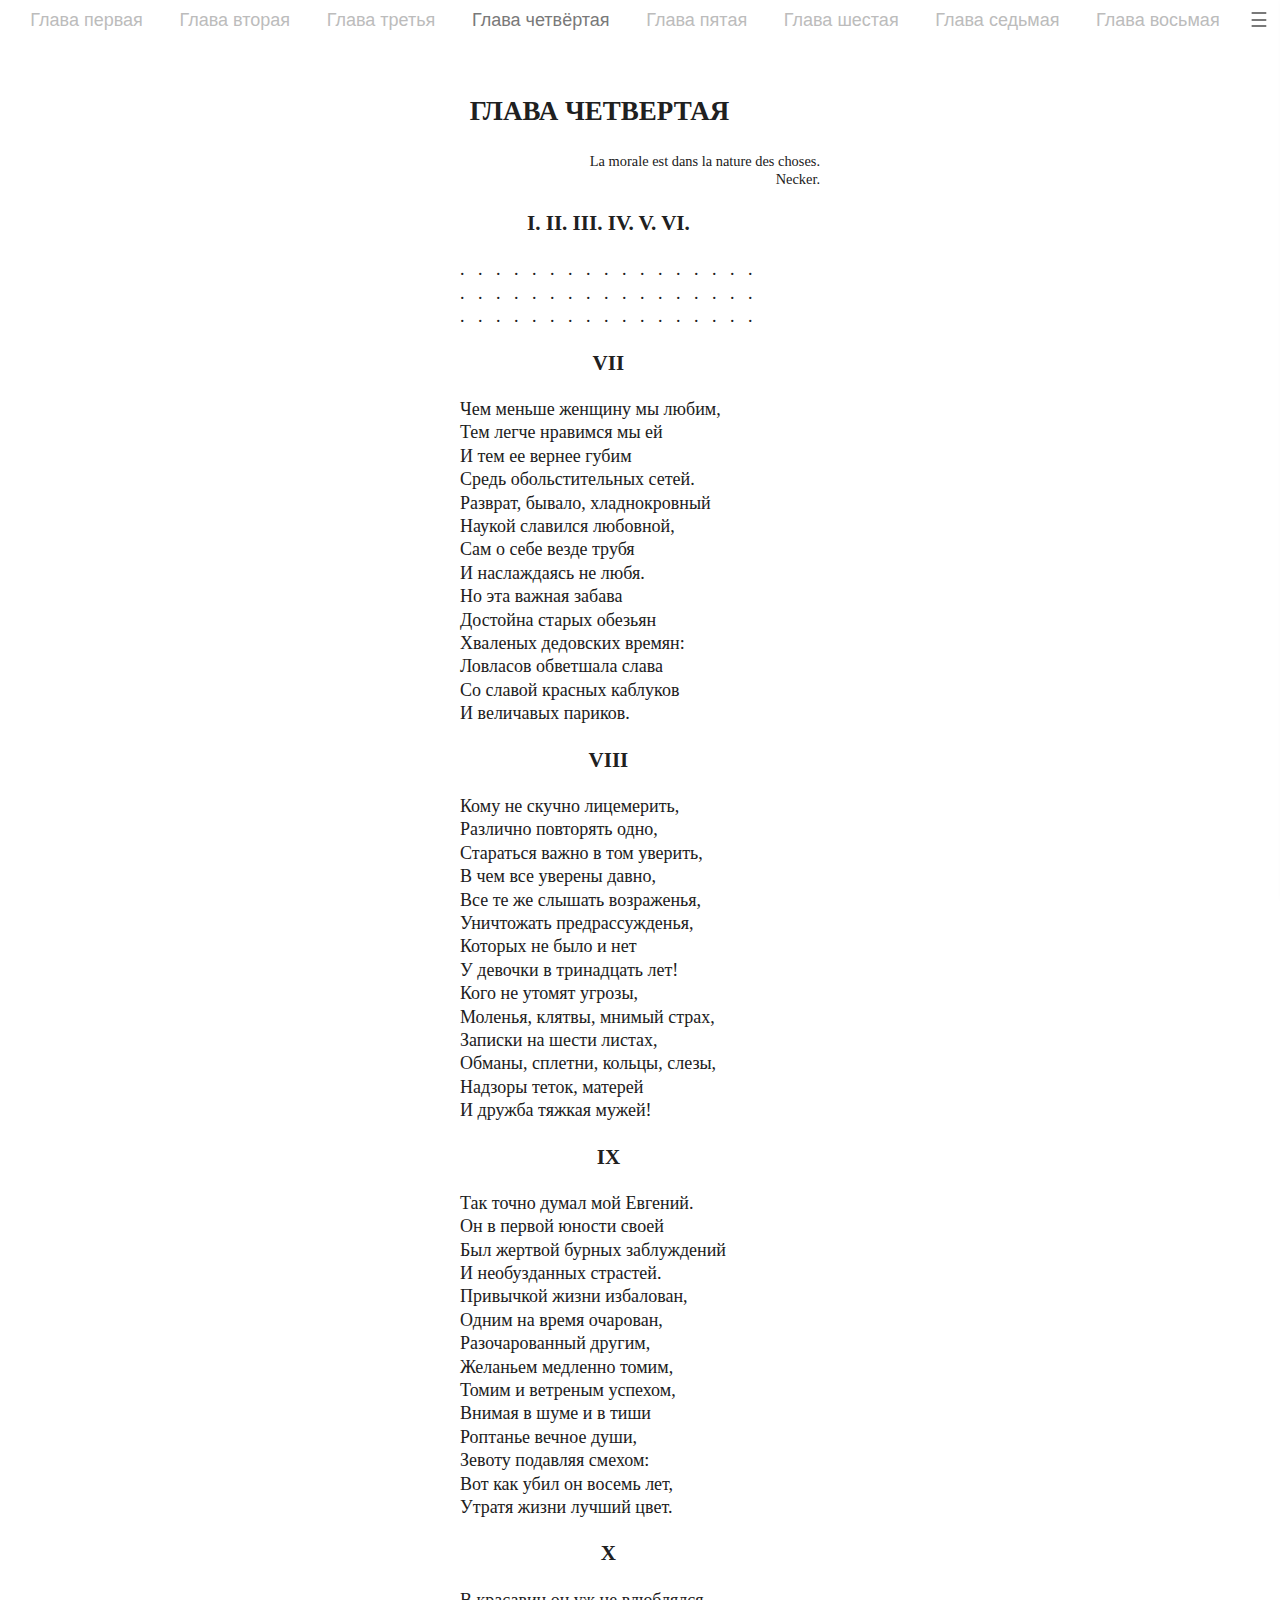
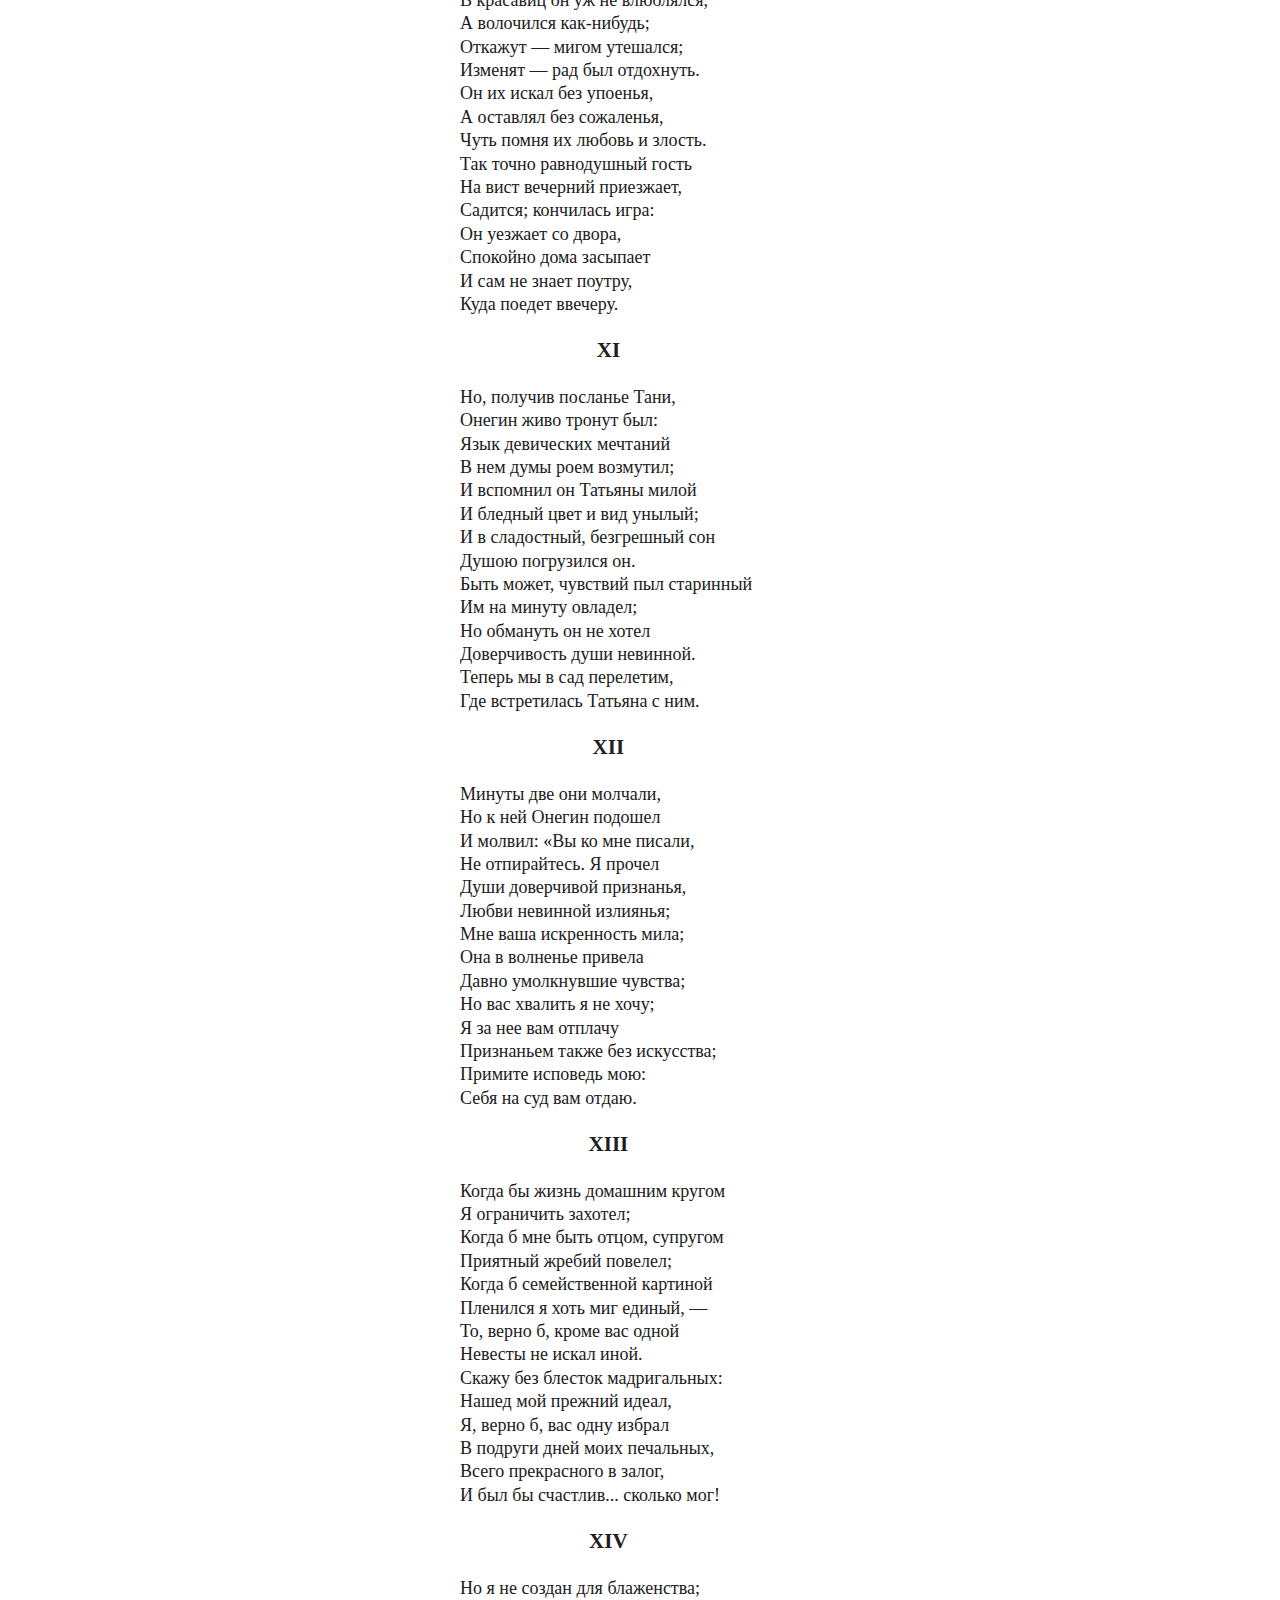
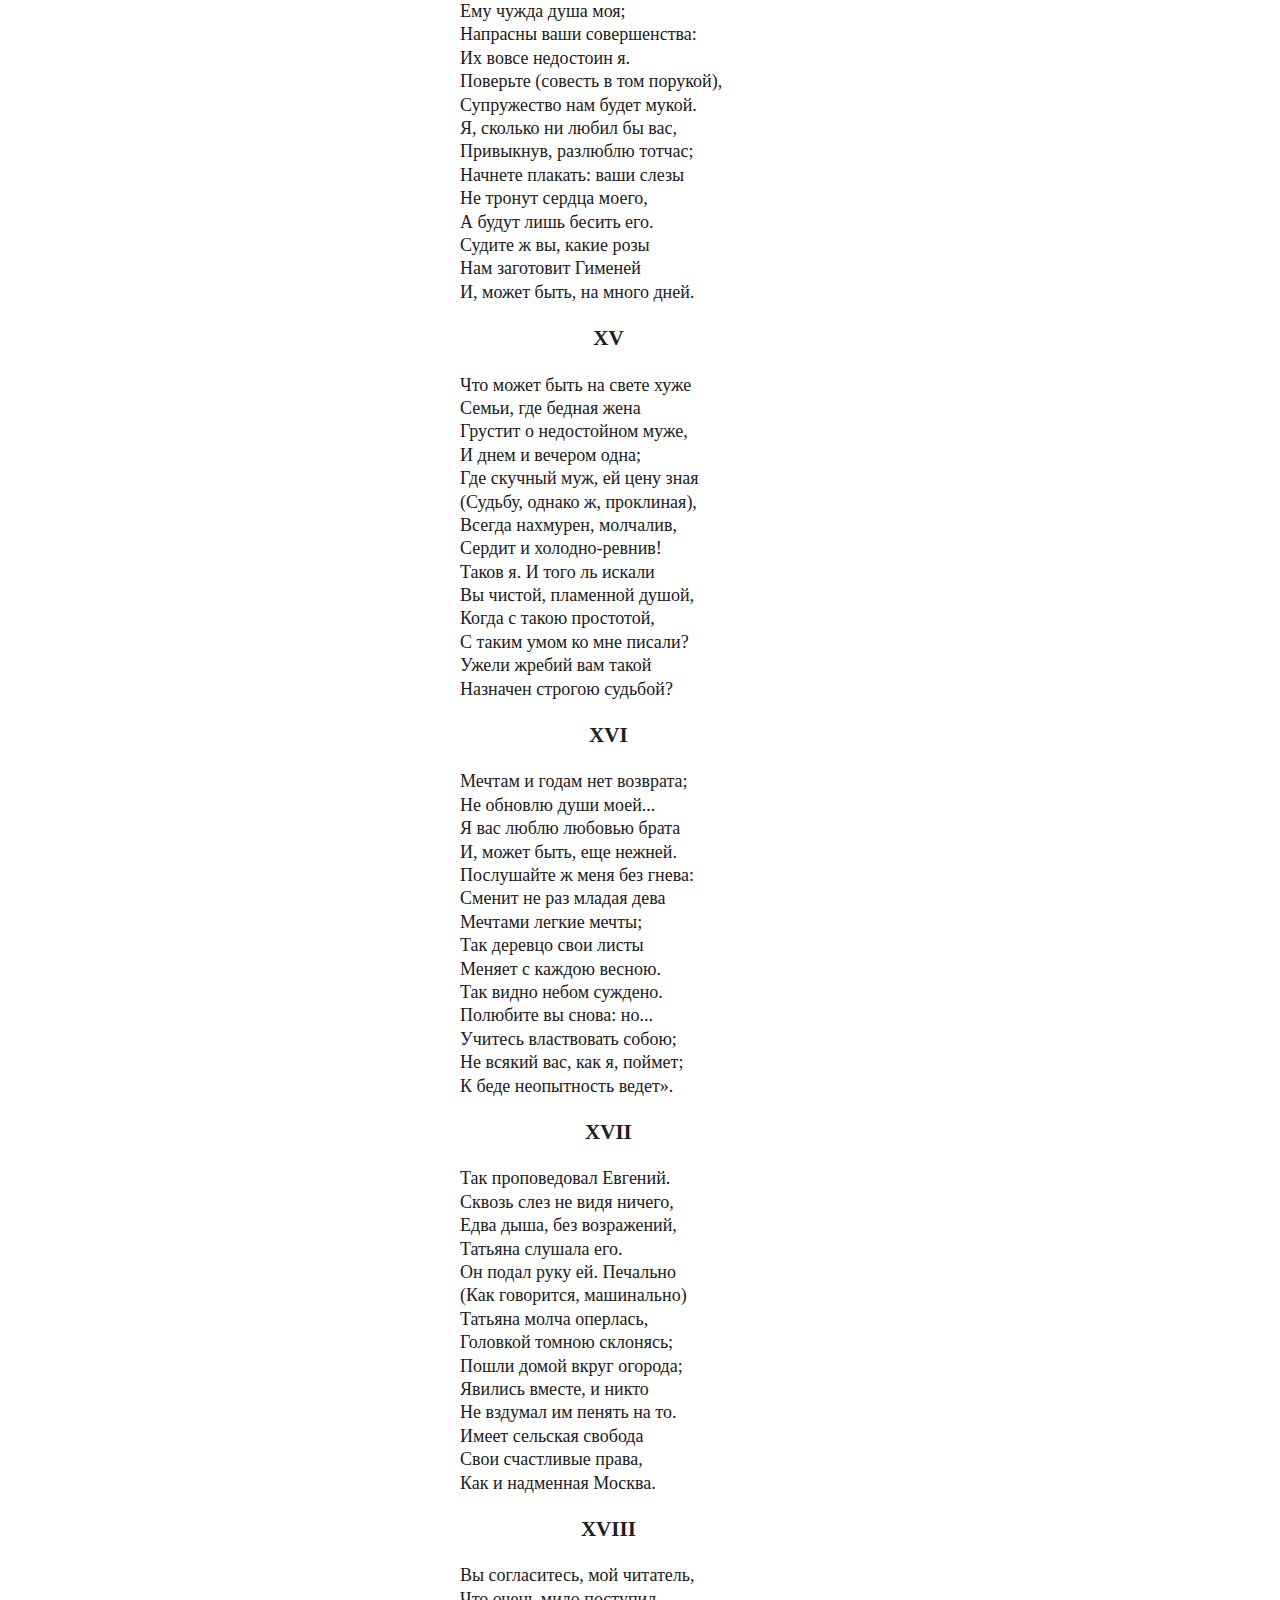
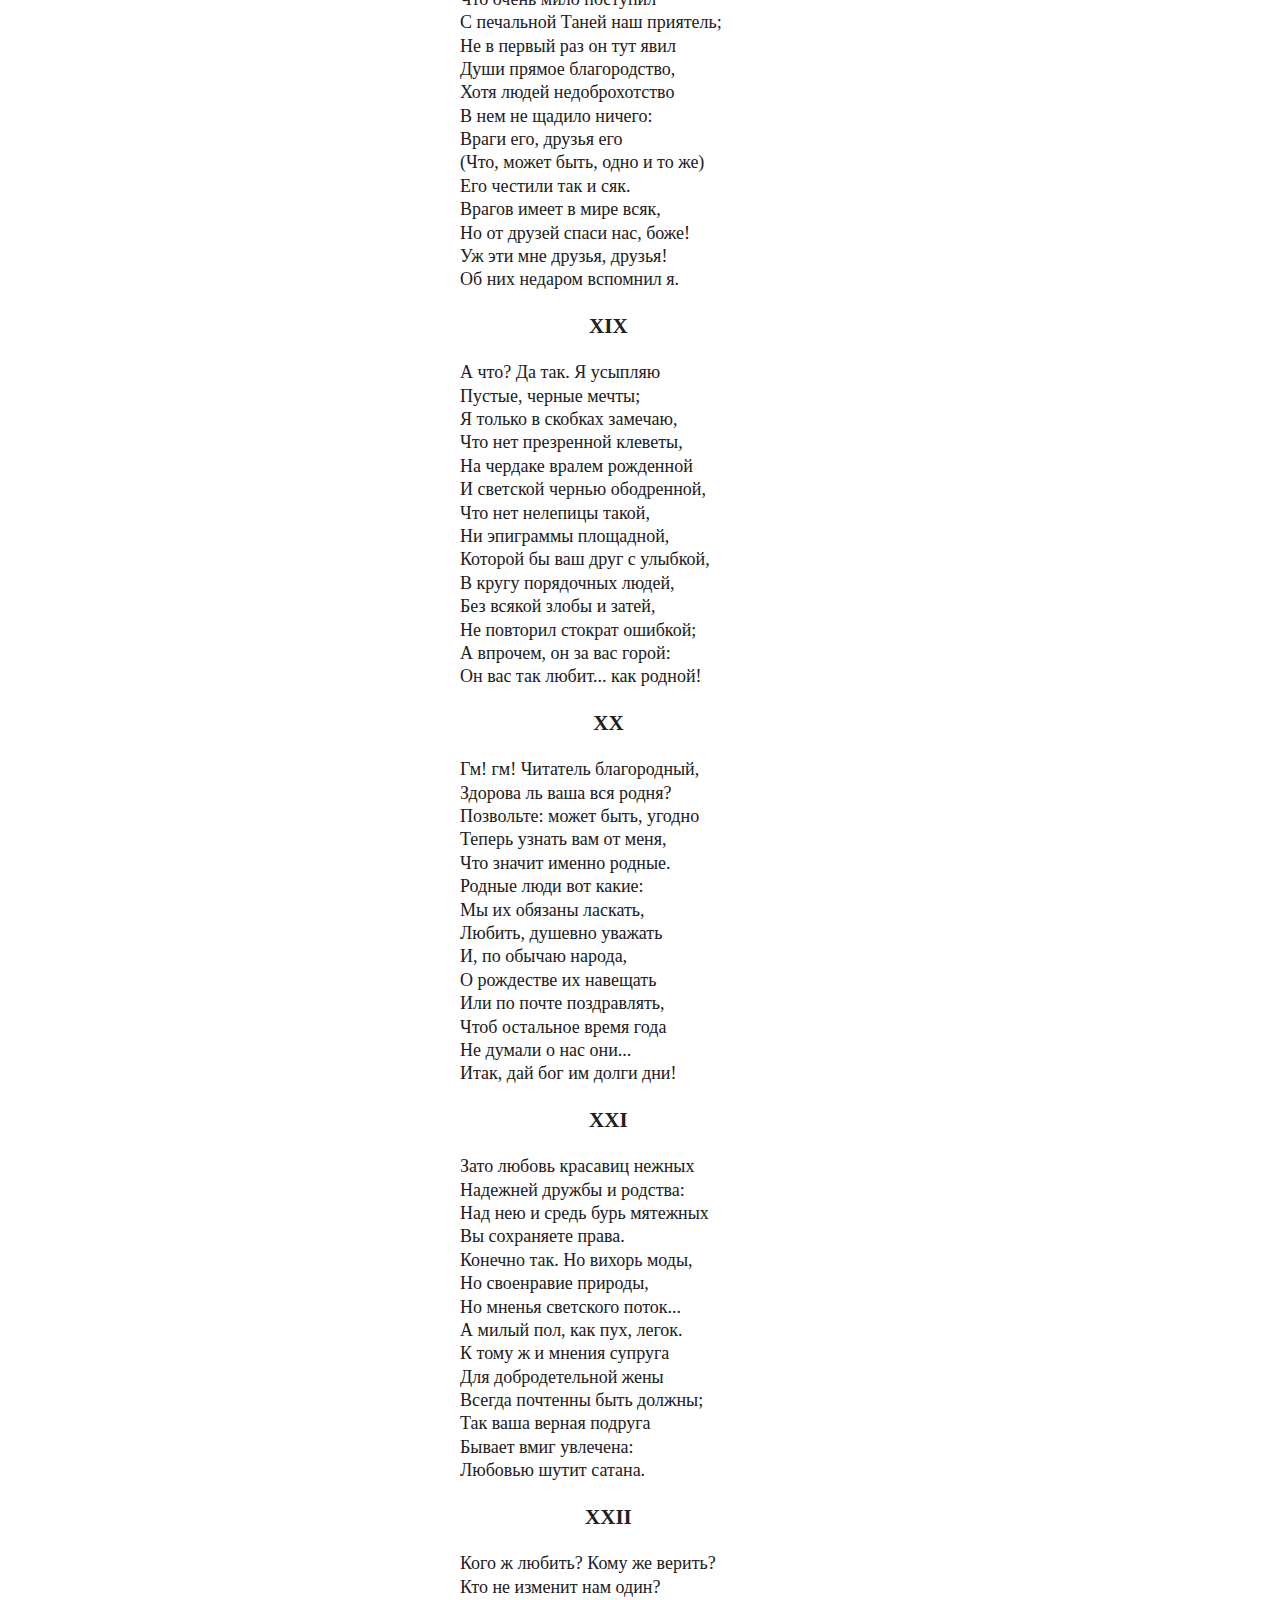
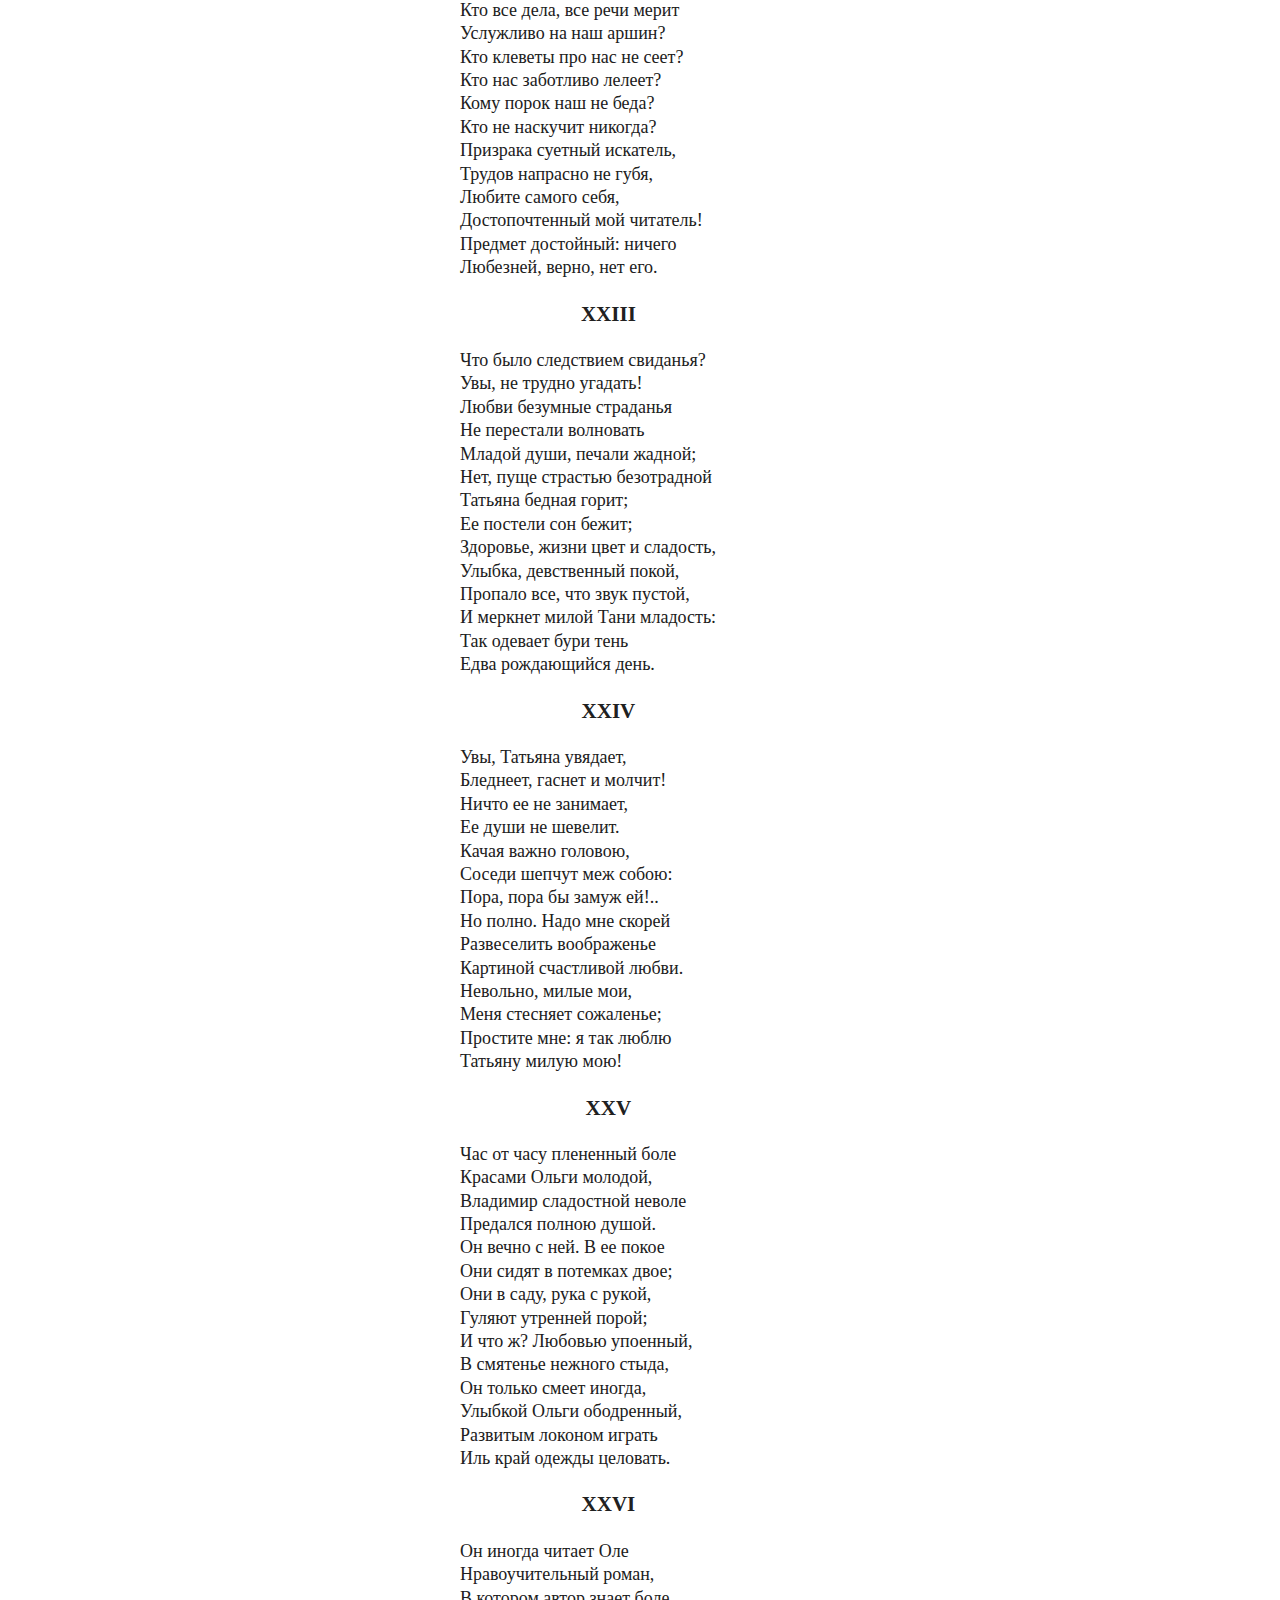
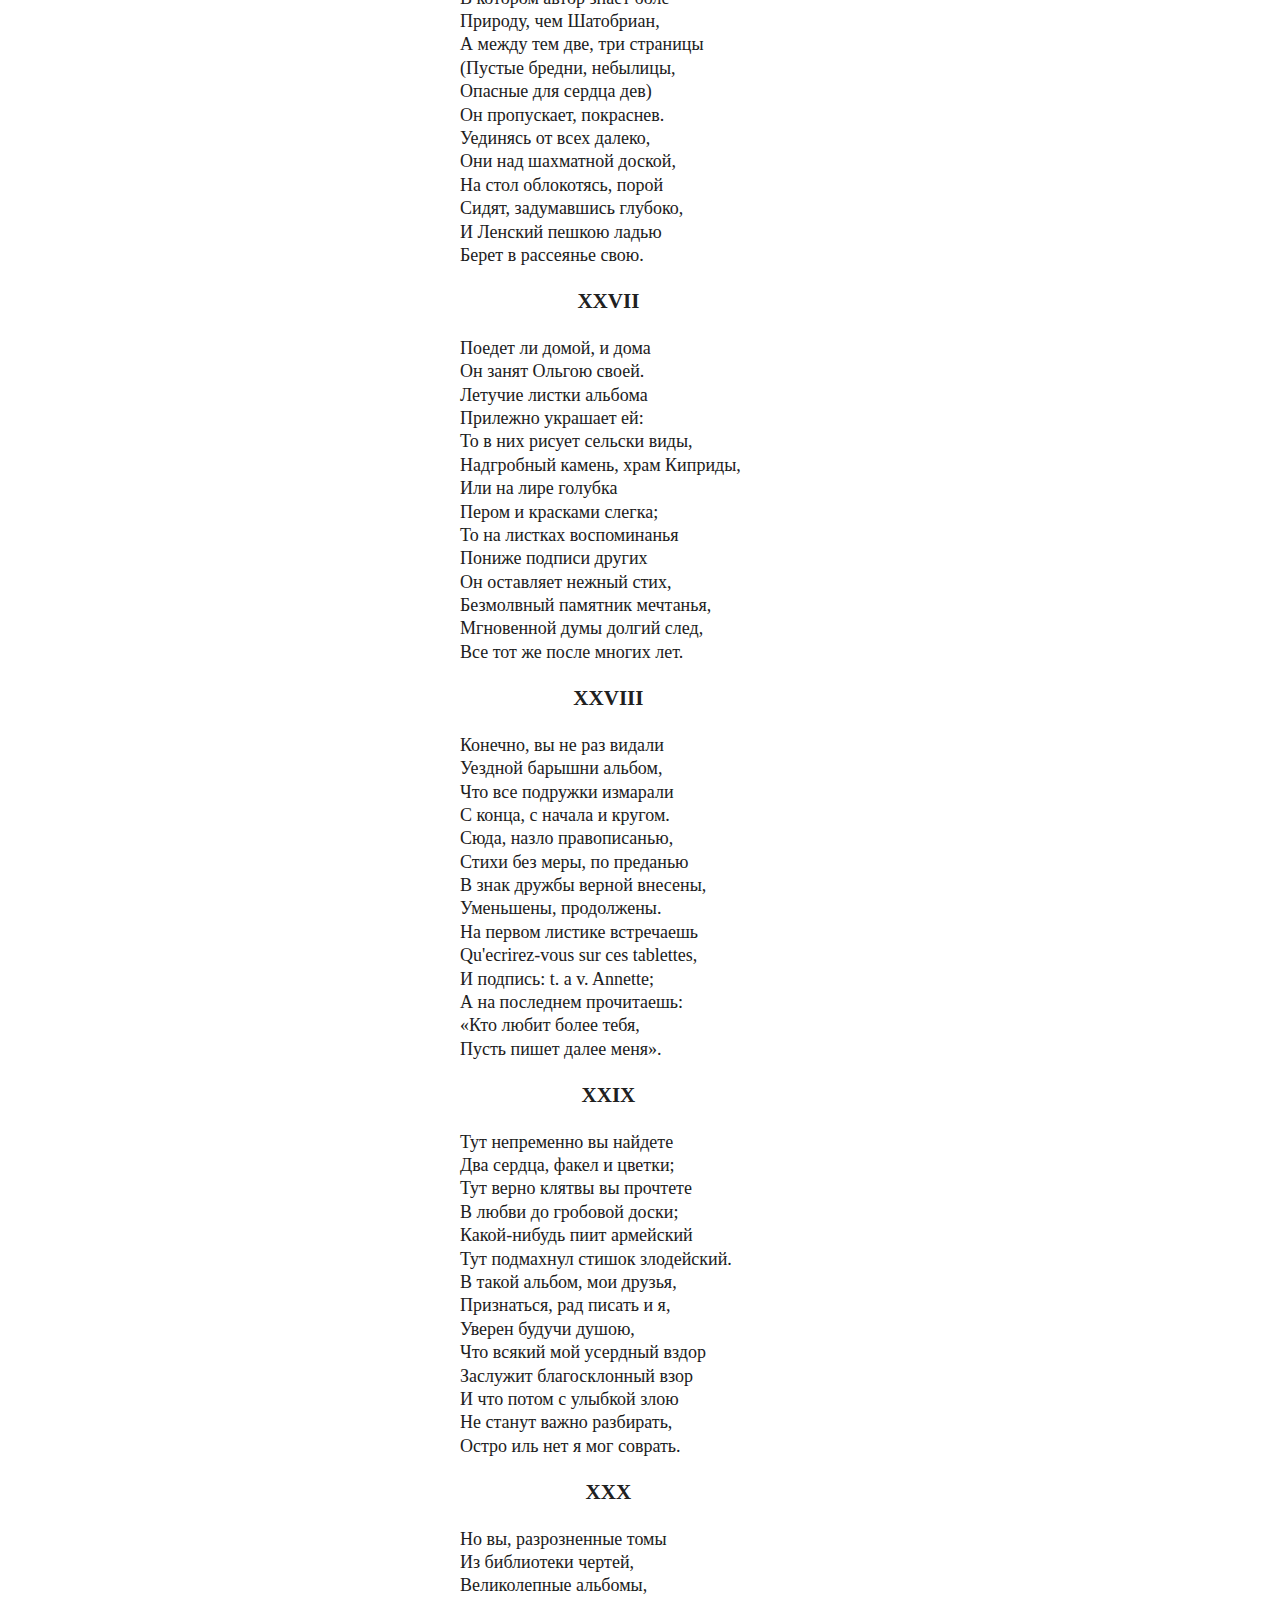
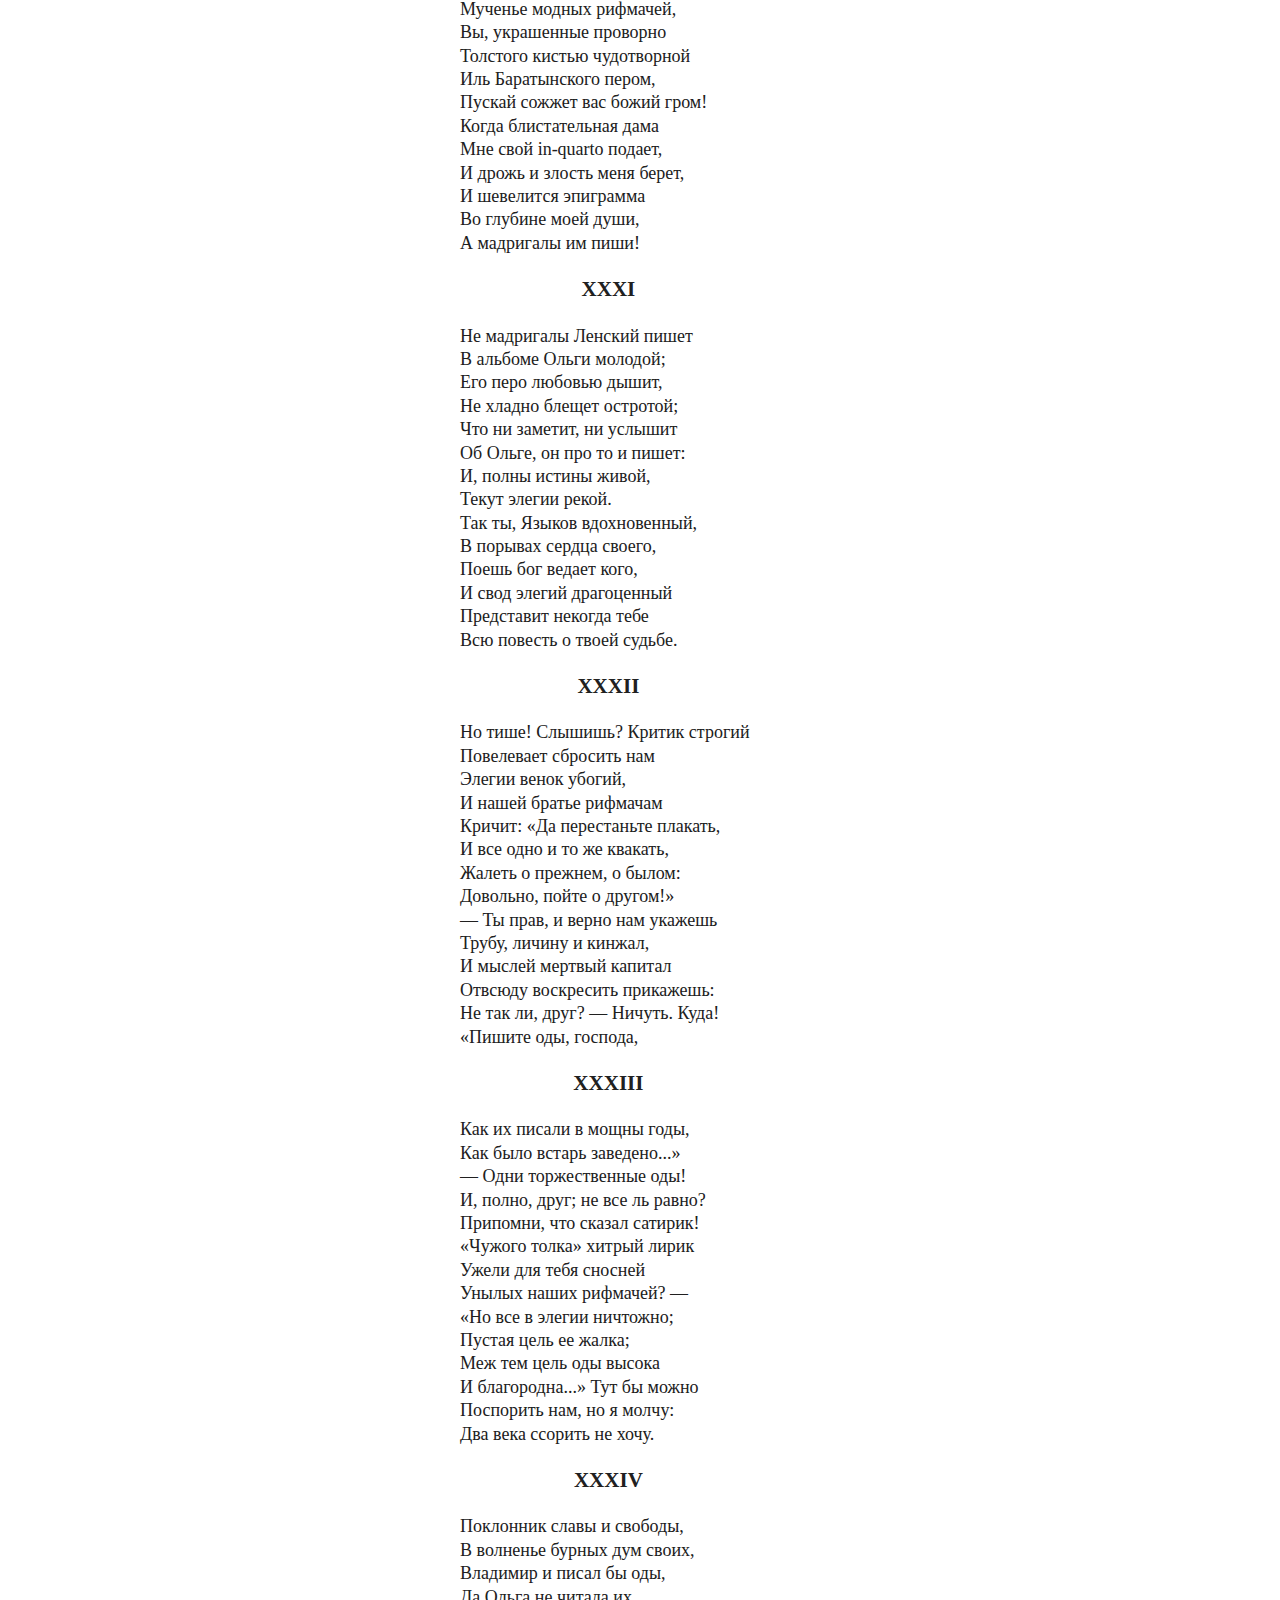
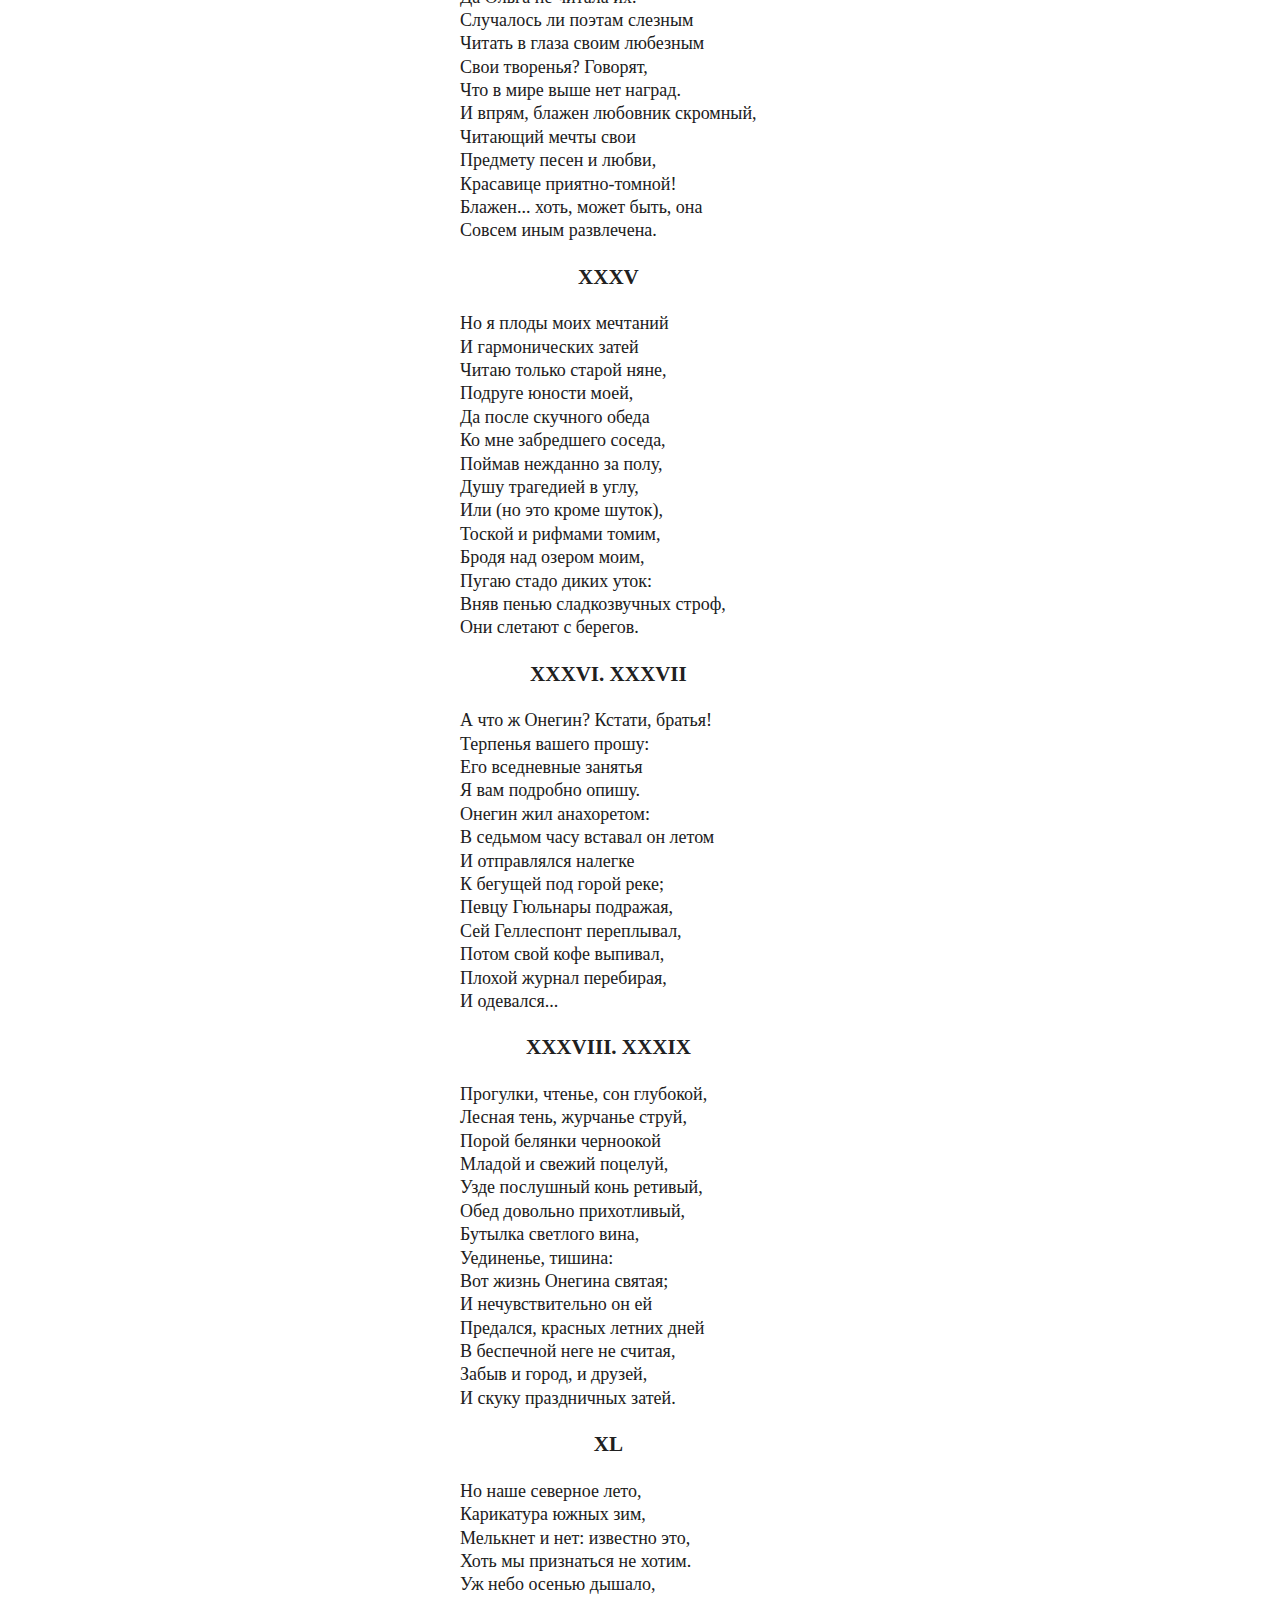
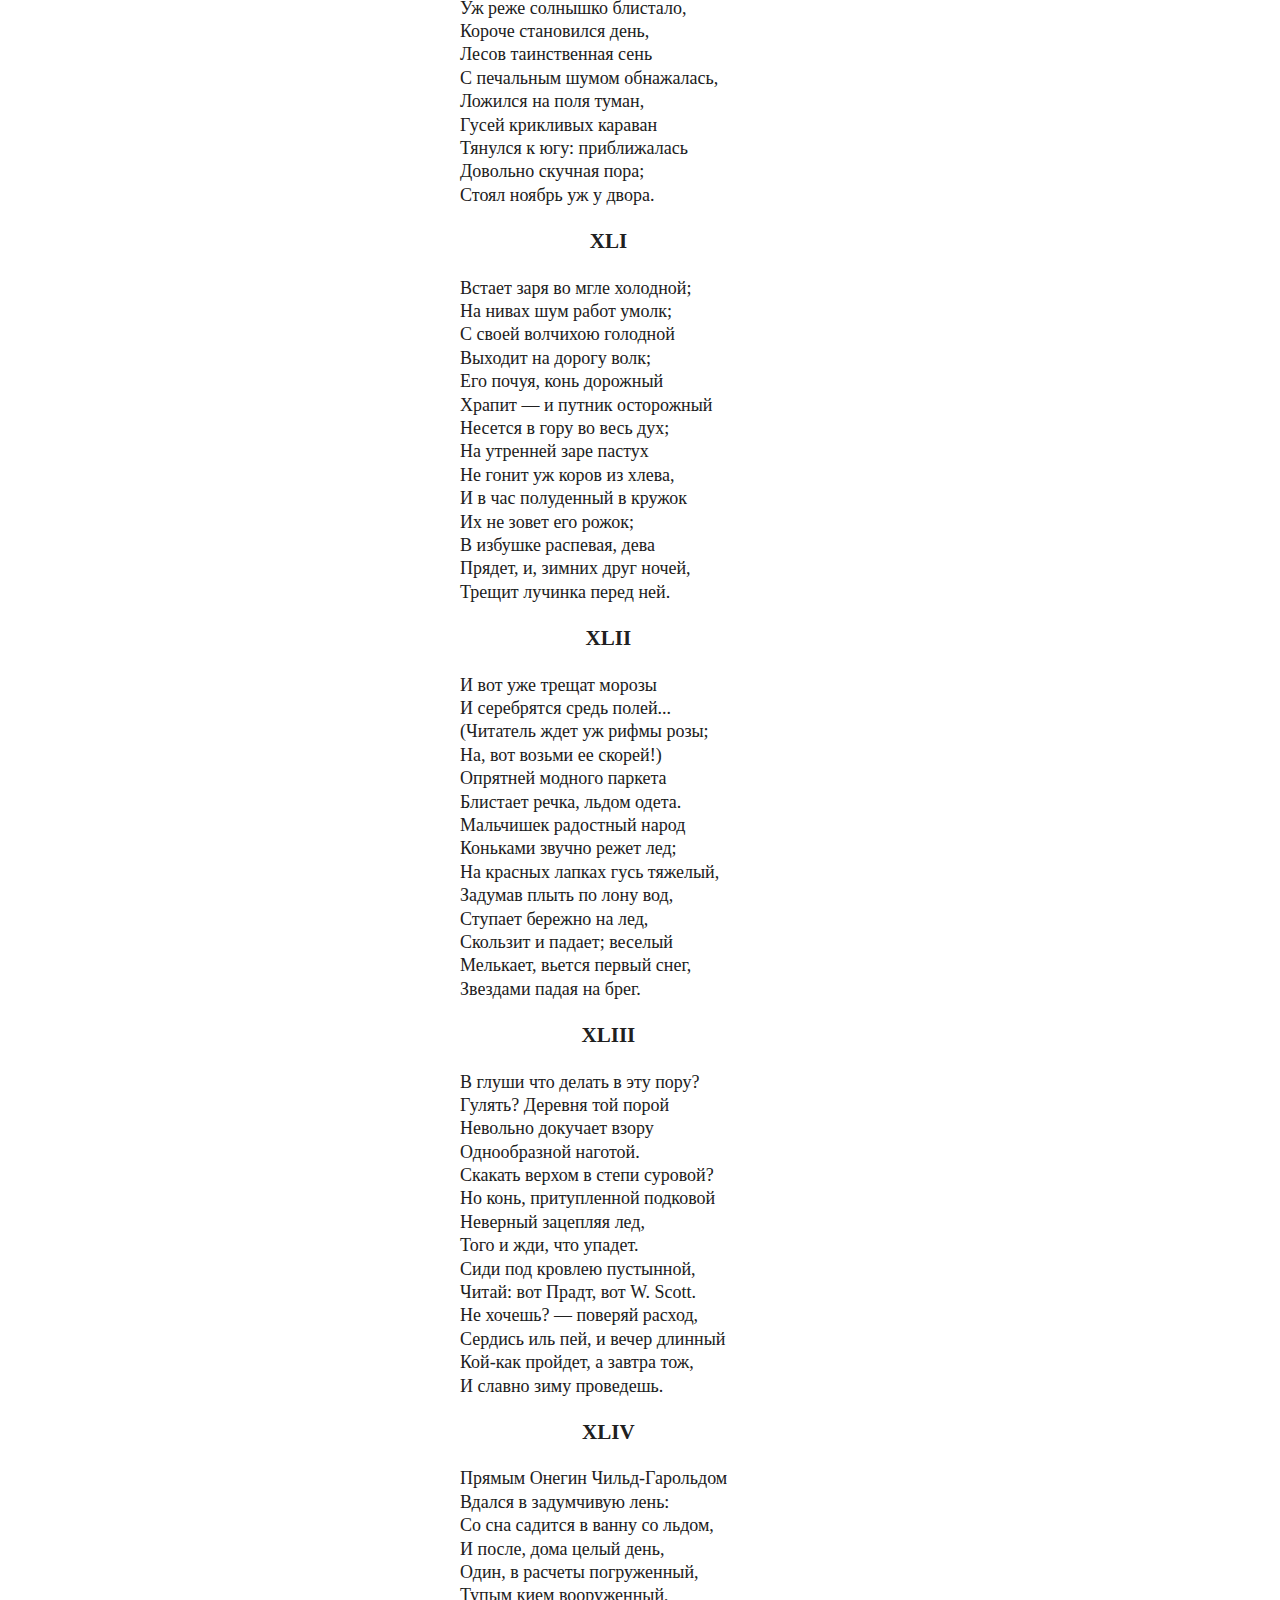
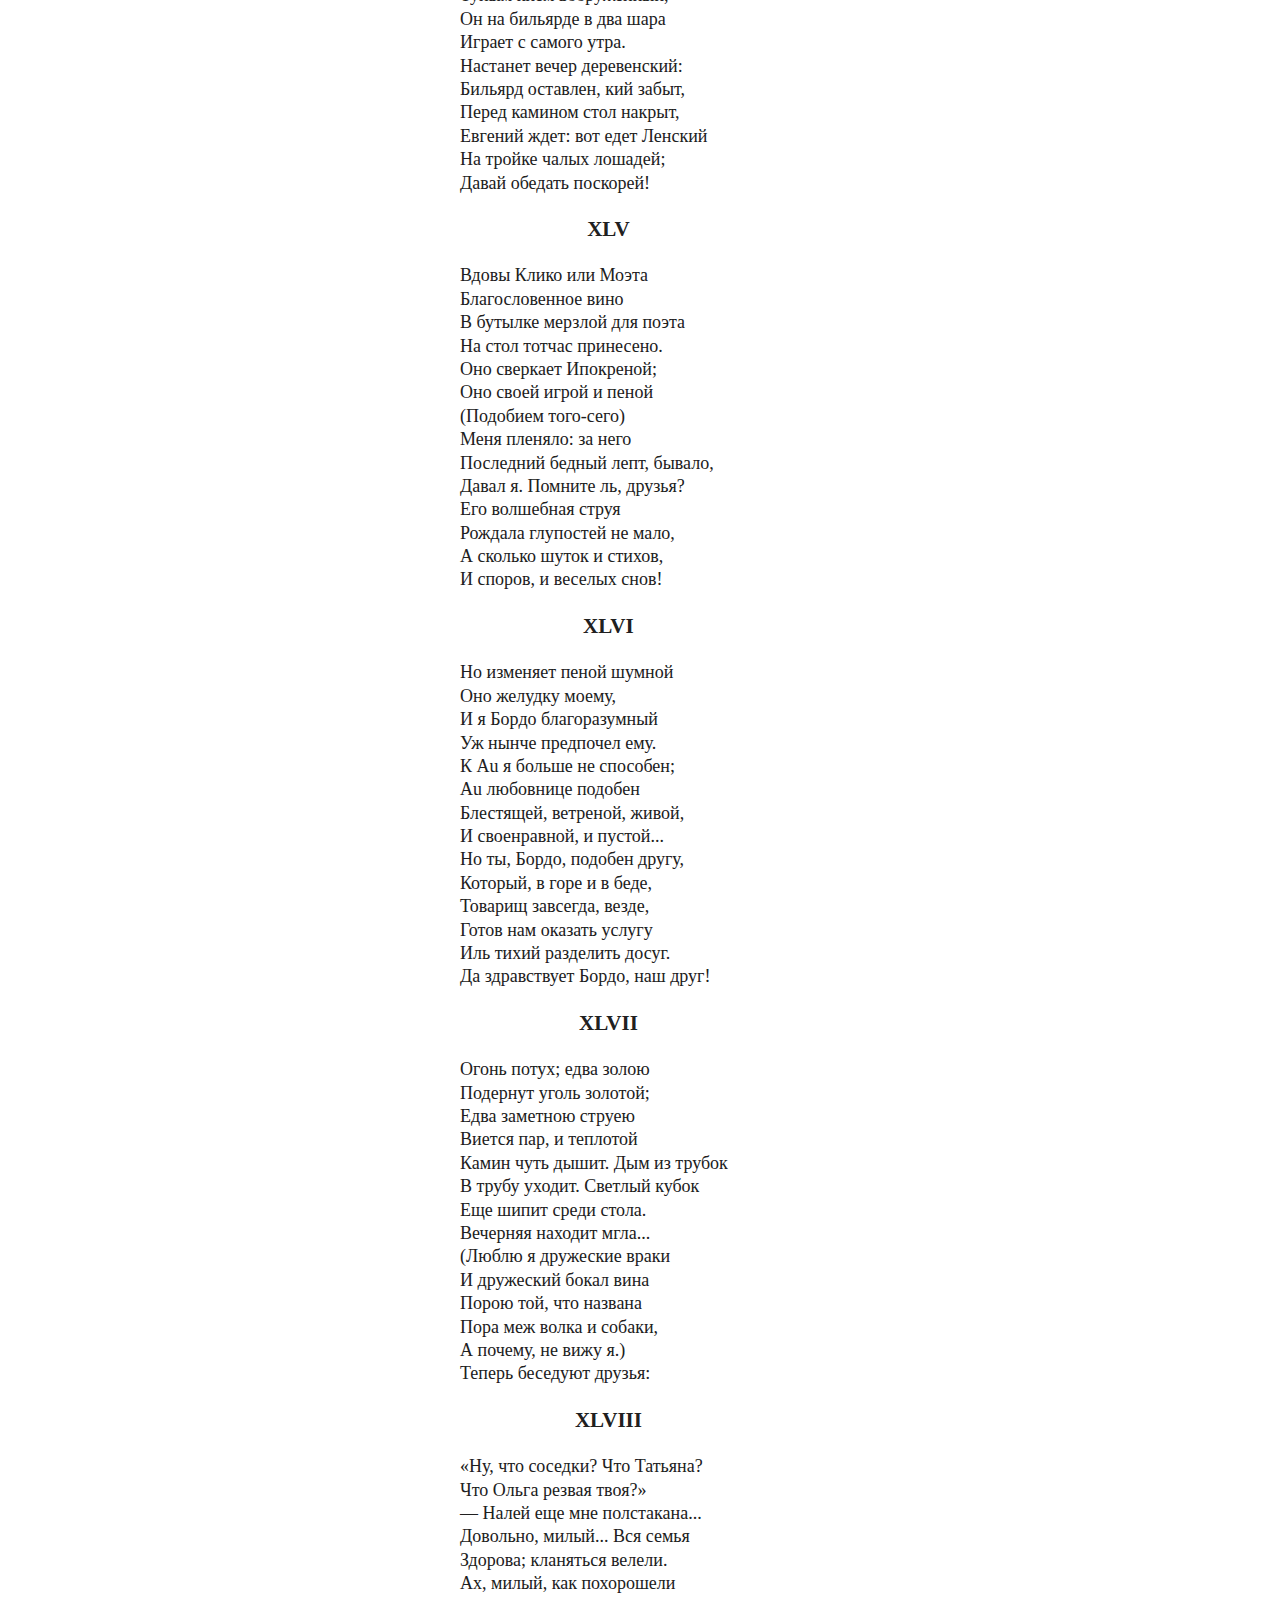
<file: ch4.html>
<!DOCTYPE html>
<html>
<head>
<meta name="viewport" content="width=device-width, initial-scale=1"/>
<meta http-equiv="Content-Type" content="text/html; charset=utf-8">
<title>Евгений Онегин — глава 4</title>
<link rel="stylesheet" href="css/onegin.css" type="text/css" media="screen">
<script src="js/smooth-scroll.min.js"></script>
<script src="js/onegin.min.js"></script>
</head>
<body>
<nav id="permanent">
    <a href="#" id="roast-beef">&#9776;</a>
</nav>

<nav id="chapters">
    <a href="ch1.html">
        <span class="chptr">Глава</span>
        <span class="short">1</span>
        <span class="long">первая</span>
    </a>
    <a href="ch2.html">
        <span class="chptr">Глава</span>
        <span class="short">2</span>
        <span class="long">вторая</span>
    </a>
    <a href="ch3.html">
        <span class="chptr">Глава</span>
        <span class="short">3</span>
        <span class="long">третья</span>
    </a>
    <a href="ch4.html" class="active">
        <span class="chptr">Глава</span>
        <span class="short">4</span>
        <span class="long">четвёртая</span>
    </a>
    <a href="ch5.html">
        <span class="chptr">Глава</span>
        <span class="short">5</span>
        <span class="long">пятая</span>
    </a>
    <a href="ch6.html">
        <span class="chptr">Глава</span>
        <span class="short">6</span>
        <span class="long">шестая</span>
    </a>
    <a href="ch7.html">
        <span class="chptr">Глава</span>
        <span class="short">7</span>
        <span class="long">седьмая</span>
    </a>
    <a href="ch8.html">
        <span class="chptr">Глава</span>
        <span class="short">8</span>
        <span class="long">восьмая</span>
    </a>
</nav>

<nav id="anchors">
<div id="themes-selector">
    <a href="#" id="white" class="white">&#10003;</a>
    <a href="#" id="sepia" class="sepia">&#10003;</a>
    <a href="#" id="black" class="black">&#10003;</a>
</div>
<a href="#p7" data-scroll>7. <small>Чем меньше женщину мы любим,</small></a>
<a href="#p8" data-scroll>8. <small>Кому не скучно лицемерить,</small></a>
<a href="#p9" data-scroll>9. <small>Так точно думал мой Евгений.</small></a>
<a href="#p10" data-scroll>10. <small>В красавиц он уж не влюблялся,</small></a>
<a href="#p11" data-scroll>11. <small>Но, получив посланье Тани,</small></a>
<a href="#p12" data-scroll>12. <small>Минуты две они молчали,</small></a>
<a href="#p13" data-scroll>13. <small>Когда бы жизнь домашним кругом</small></a>
<a href="#p14" data-scroll>14. <small>Но я не создан для блаженства;</small></a>
<a href="#p15" data-scroll>15. <small>Что может быть на свете хуже</small></a>
<a href="#p16" data-scroll>16. <small>Мечтам и годам нет возврата;</small></a>
<a href="#p17" data-scroll>17. <small>Так проповедовал Евгений.</small></a>
<a href="#p18" data-scroll>18. <small>Вы согласитесь, мой читатель,</small></a>
<a href="#p19" data-scroll>19. <small>А что? Да так. Я усыпляю</small></a>
<a href="#p20" data-scroll>20. <small>Гм! гм! Читатель благородный,</small></a>
<a href="#p21" data-scroll>21. <small>Зато любовь красавиц нежных</small></a>
<a href="#p22" data-scroll>22. <small>Кого ж любить? Кому же верить?</small></a>
<a href="#p23" data-scroll>23. <small>Что было следствием свиданья?</small></a>
<a href="#p24" data-scroll>24. <small>Увы, Татьяна увядает,</small></a>
<a href="#p25" data-scroll>25. <small>Час от часу плененный боле</small></a>
<a href="#p26" data-scroll>26. <small>Он иногда читает Оле</small></a>
<a href="#p27" data-scroll>27. <small>Поедет ли домой, и дома</small></a>
<a href="#p28" data-scroll>28. <small>Конечно, вы не раз видали</small></a>
<a href="#p29" data-scroll>29. <small>Тут непременно вы найдете</small></a>
<a href="#p30" data-scroll>30. <small>Но вы, разрозненные томы</small></a>
<a href="#p31" data-scroll>31. <small>Не мадригалы Ленский пишет</small></a>
<a href="#p32" data-scroll>32. <small>Но тише! Слышишь? Критик строгий</small></a>
<a href="#p33" data-scroll>33. <small>Как их писали в мощны годы,</small></a>
<a href="#p34" data-scroll>34. <small>Поклонник славы и свободы,</small></a>
<a href="#p35" data-scroll>35. <small>Но я плоды моих мечтаний</small></a>
<a href="#p36" data-scroll>36. <small>А что ж Онегин? Кстати, братья!</small></a>
<a href="#p38" data-scroll>38. <small>Прогулки, чтенье, сон глубокой,</small></a>
<a href="#p40" data-scroll>40. <small>Но наше северное лето,</small></a>
<a href="#p41" data-scroll>41. <small>Встает заря во мгле холодной;</small></a>
<a href="#p42" data-scroll>42. <small>И вот уже трещат морозы</small></a>
<a href="#p43" data-scroll>43. <small>В глуши что делать в эту пору?</small></a>
<a href="#p44" data-scroll>44. <small>Прямым Онегин Чильд-Гарольдом</small></a>
<a href="#p45" data-scroll>45. <small>Вдовы Клико или Моэта</small></a>
<a href="#p46" data-scroll>46. <small>Но изменяет пеной шумной</small></a>
<a href="#p47" data-scroll>47. <small>Огонь потух; едва золою</small></a>
<a href="#p48" data-scroll>48. <small>«Ну, что соседки? Что Татьяна?</small></a>
<a href="#p49" data-scroll>49. <small>«Я?» — Да, Татьяны именины</small></a>
<a href="#p50" data-scroll>50. <small>Он весел был. Чрез две недели</small></a>
<a href="#p51" data-scroll>51. <small>Он был любим... по крайней мере</small></a>
</nav>

<main>
<div class="text">
<h2><span id="p7">ГЛАВА ЧЕТВЕРТАЯ</span></h2>

<quote>
La morale est dans la nature des choses.<br/>
Necker.
</quote>

<h3>I. II. III. IV. V. VI.</h3>
<p>.   .   .   .   .   .   .   .   .   .   .   .   .   .   .   .   .
.   .   .   .   .   .   .   .   .   .   .   .   .   .   .   .   .
.   .   .   .   .   .   .   .   .   .   .   .   .   .   .   .   .
</p>
<h3><span id="p7">VII</span></h3>
<p>Чем меньше женщину мы любим,
Тем легче нравимся мы ей
И тем ее вернее губим
Средь обольстительных сетей.
Разврат, бывало, хладнокровный
Наукой славился любовной,
Сам о себе везде трубя
И наслаждаясь не любя.
Но эта важная забава
Достойна старых обезьян
Хваленых дедовских времян:
Ловласов обветшала слава
Со славой красных каблуков
И величавых париков.
</p>
<h3><span id="p8">VIII</span></h3>
<p>Кому не скучно лицемерить,
Различно повторять одно,
Стараться важно в том уверить,
В чем все уверены давно,
Все те же слышать возраженья,
Уничтожать предрассужденья,
Которых не было и нет
У девочки в тринадцать лет!
Кого не утомят угрозы,
Моленья, клятвы, мнимый страх,
Записки на шести листах,
Обманы, сплетни, кольцы, слезы,
Надзоры теток, матерей
И дружба тяжкая мужей!
</p>
<h3><span id="p9">IX</span></h3>
<p>Так точно думал мой Евгений.
Он в первой юности своей
Был жертвой бурных заблуждений
И необузданных страстей.
Привычкой жизни избалован,
Одним на время очарован,
Разочарованный другим,
Желаньем медленно томим,
Томим и ветреным успехом,
Внимая в шуме и в тиши
Роптанье вечное души,
Зевоту подавляя смехом:
Вот как убил он восемь лет,
Утратя жизни лучший цвет.
</p>
<h3><span id="p10">X</span></h3>
<p>В красавиц он уж не влюблялся,
А волочился как-нибудь;
Откажут — мигом утешался;
Изменят — рад был отдохнуть.
Он их искал без упоенья,
А оставлял без сожаленья,
Чуть помня их любовь и злость.
Так точно равнодушный гость
На вист вечерний приезжает,
Садится; кончилась игра:
Он уезжает со двора,
Спокойно дома засыпает
И сам не знает поутру,
Куда поедет ввечеру.
</p>
<h3><span id="p11">XI</span></h3>
<p>Но, получив посланье Тани,
Онегин живо тронут был:
Язык девических мечтаний
В нем думы роем возмутил;
И вспомнил он Татьяны милой
И бледный цвет и вид унылый;
И в сладостный, безгрешный сон
Душою погрузился он.
Быть может, чувствий пыл старинный
Им на минуту овладел;
Но обмануть он не хотел
Доверчивость души невинной.
Теперь мы в сад перелетим,
Где встретилась Татьяна с ним.
</p>
<h3><span id="p12">XII</span></h3>
<p>Минуты две они молчали,
Но к ней Онегин подошел
И молвил: «Вы ко мне писали,
Не отпирайтесь. Я прочел
Души доверчивой признанья,
Любви невинной излиянья;
Мне ваша искренность мила;
Она в волненье привела
Давно умолкнувшие чувства;
Но вас хвалить я не хочу;
Я за нее вам отплачу
Признаньем также без искусства;
Примите исповедь мою:
Себя на суд вам отдаю.
</p>
<h3><span id="p13">XIII</span></h3>
<p>Когда бы жизнь домашним кругом
Я ограничить захотел;
Когда б мне быть отцом, супругом
Приятный жребий повелел;
Когда б семейственной картиной
Пленился я хоть миг единый, —
То, верно б, кроме вас одной
Невесты не искал иной.
Скажу без блесток мадригальных:
Нашед мой прежний идеал,
Я, верно б, вас одну избрал
В подруги дней моих печальных,
Всего прекрасного в залог,
И был бы счастлив... сколько мог!
</p>
<h3><span id="p14">XIV</span></h3>
<p>Но я не создан для блаженства;
Ему чужда душа моя;
Напрасны ваши совершенства:
Их вовсе недостоин я.
Поверьте (совесть в том порукой),
Супружество нам будет мукой.
Я, сколько ни любил бы вас,
Привыкнув, разлюблю тотчас;
Начнете плакать: ваши слезы
Не тронут сердца моего,
А будут лишь бесить его.
Судите ж вы, какие розы
Нам заготовит Гименей
И, может быть, на много дней.
</p>
<h3><span id="p15">XV</span></h3>
<p>Что может быть на свете хуже
Семьи, где бедная жена
Грустит о недостойном муже,
И днем и вечером одна;
Где скучный муж, ей цену зная
(Судьбу, однако ж, проклиная),
Всегда нахмурен, молчалив,
Сердит и холодно-ревнив!
Таков я. И того ль искали
Вы чистой, пламенной душой,
Когда с такою простотой,
С таким умом ко мне писали?
Ужели жребий вам такой
Назначен строгою судьбой?
</p>
<h3><span id="p16">XVI</span></h3>
<p>Мечтам и годам нет возврата;
Не обновлю души моей...
Я вас люблю любовью брата
И, может быть, еще нежней.
Послушайте ж меня без гнева:
Сменит не раз младая дева
Мечтами легкие мечты;
Так деревцо свои листы
Меняет с каждою весною.
Так видно небом суждено.
Полюбите вы снова: но...
Учитесь властвовать собою;
Не всякий вас, как я, поймет;
К беде неопытность ведет».
</p>
<h3><span id="p17">XVII</span></h3>
<p>Так проповедовал Евгений.
Сквозь слез не видя ничего,
Едва дыша, без возражений,
Татьяна слушала его.
Он подал руку ей. Печально
(Как говорится, машинально)
Татьяна молча оперлась,
Головкой томною склонясь;
Пошли домой вкруг огорода;
Явились вместе, и никто
Не вздумал им пенять на то.
Имеет сельская свобода
Свои счастливые права,
Как и надменная Москва.
</p>
<h3><span id="p18">XVIII</span></h3>
<p>Вы согласитесь, мой читатель,
Что очень мило поступил
С печальной Таней наш приятель;
Не в первый раз он тут явил
Души прямое благородство,
Хотя людей недоброхотство
В нем не щадило ничего:
Враги его, друзья его
(Что, может быть, одно и то же)
Его честили так и сяк.
Врагов имеет в мире всяк,
Но от друзей спаси нас, боже!
Уж эти мне друзья, друзья!
Об них недаром вспомнил я.
</p>
<h3><span id="p19">XIX</span></h3>
<p>А что? Да так. Я усыпляю
Пустые, черные мечты;
Я только в скобках замечаю,
Что нет презренной клеветы,
На чердаке вралем рожденной
И светской чернью ободренной,
Что нет нелепицы такой,
Ни эпиграммы площадной,
Которой бы ваш друг с улыбкой,
В кругу порядочных людей,
Без всякой злобы и затей,
Не повторил стократ ошибкой;
А впрочем, он за вас горой:
Он вас так любит... как родной!
</p>
<h3><span id="p20">XX</span></h3>
<p>Гм! гм! Читатель благородный,
Здорова ль ваша вся родня?
Позвольте: может быть, угодно
Теперь узнать вам от меня,
Что значит именно родные.
Родные люди вот какие:
Мы их обязаны ласкать,
Любить, душевно уважать
И, по обычаю народа,
О рождестве их навещать
Или по почте поздравлять,
Чтоб остальное время года
Не думали о нас они...
Итак, дай бог им долги дни!
</p>
<h3><span id="p21">XXI</span></h3>
<p>Зато любовь красавиц нежных
Надежней дружбы и родства:
Над нею и средь бурь мятежных
Вы сохраняете права.
Конечно так. Но вихорь моды,
Но своенравие природы,
Но мненья светского поток...
А милый пол, как пух, легок.
К тому ж и мнения супруга
Для добродетельной жены
Всегда почтенны быть должны;
Так ваша верная подруга
Бывает вмиг увлечена:
Любовью шутит сатана.
</p>
<h3><span id="p22">XXII</span></h3>
<p>Кого ж любить? Кому же верить?
Кто не изменит нам один?
Кто все дела, все речи мерит
Услужливо на наш аршин?
Кто клеветы про нас не сеет?
Кто нас заботливо лелеет?
Кому порок наш не беда?
Кто не наскучит никогда?
Призрака суетный искатель,
Трудов напрасно не губя,
Любите самого себя,
Достопочтенный мой читатель!
Предмет достойный: ничего
Любезней, верно, нет его.
</p>
<h3><span id="p23">XXIII</span></h3>
<p>Что было следствием свиданья?
Увы, не трудно угадать!
Любви безумные страданья
Не перестали волновать
Младой души, печали жадной;
Нет, пуще страстью безотрадной
Татьяна бедная горит;
Ее постели сон бежит;
Здоровье, жизни цвет и сладость,
Улыбка, девственный покой,
Пропало все, что звук пустой,
И меркнет милой Тани младость:
Так одевает бури тень
Едва рождающийся день.
</p>
<h3><span id="p24">XXIV</span></h3>
<p>Увы, Татьяна увядает,
Бледнеет, гаснет и молчит!
Ничто ее не занимает,
Ее души не шевелит.
Качая важно головою,
Соседи шепчут меж собою:
Пора, пора бы замуж ей!..
Но полно. Надо мне скорей
Развеселить воображенье
Картиной счастливой любви.
Невольно, милые мои,
Меня стесняет сожаленье;
Простите мне: я так люблю
Татьяну милую мою!
</p>
<h3><span id="p25">XXV</span></h3>
<p>Час от часу плененный боле
Красами Ольги молодой,
Владимир сладостной неволе
Предался полною душой.
Он вечно с ней. В ее покое
Они сидят в потемках двое;
Они в саду, рука с рукой,
Гуляют утренней порой;
И что ж? Любовью упоенный,
В смятенье нежного стыда,
Он только смеет иногда,
Улыбкой Ольги ободренный,
Развитым локоном играть
Иль край одежды целовать.
</p>
<h3><span id="p26">XXVI</span></h3>
<p>Он иногда читает Оле
Нравоучительный роман,
В котором автор знает боле
Природу, чем Шатобриан,
А между тем две, три страницы
(Пустые бредни, небылицы,
Опасные для сердца дев)
Он пропускает, покраснев.
Уединясь от всех далеко,
Они над шахматной доской,
На стол облокотясь, порой
Сидят, задумавшись глубоко,
И Ленский пешкою ладью
Берет в рассеянье свою.
</p>
<h3><span id="p27">XXVII</span></h3>
<p>Поедет ли домой, и дома
Он занят Ольгою своей.
Летучие листки альбома
Прилежно украшает ей:
То в них рисует сельски виды,
Надгробный камень, храм Киприды,
Или на лире голубка
Пером и красками слегка;
То на листках воспоминанья
Пониже подписи других
Он оставляет нежный стих,
Безмолвный памятник мечтанья,
Мгновенной думы долгий след,
Все тот же после многих лет.
</p>
<h3><span id="p28">XXVIII</span></h3>
<p>Конечно, вы не раз видали
Уездной барышни альбом,
Что все подружки измарали
С конца, с начала и кругом.
Сюда, назло правописанью,
Стихи без меры, по преданью
В знак дружбы верной внесены,
Уменьшены, продолжены.
На первом листике встречаешь
Qu'ecrirez-vous sur ces tablettes,
И подпись: t. a v. Annеttе;
А на последнем прочитаешь:
«Кто любит более тебя,
Пусть пишет далее меня».
</p>
<h3><span id="p29">XXIX</span></h3>
<p>Тут непременно вы найдете
Два сердца, факел и цветки;
Тут верно клятвы вы прочтете
В любви до гробовой доски;
Какой-нибудь пиит армейский
Тут подмахнул стишок злодейский.
В такой альбом, мои друзья,
Признаться, рад писать и я,
Уверен будучи душою,
Что всякий мой усердный вздор
Заслужит благосклонный взор
И что потом с улыбкой злою
Не станут важно разбирать,
Остро иль нет я мог соврать.
</p>
<h3><span id="p30">XXX</span></h3>
<p>Но вы, разрозненные томы
Из библиотеки чертей,
Великолепные альбомы,
Мученье модных рифмачей,
Вы, украшенные проворно
Толстого кистью чудотворной
Иль Баратынского пером,
Пускай сожжет вас божий гром!
Когда блистательная дама
Мне свой in-quarto подает,
И дрожь и злость меня берет,
И шевелится эпиграмма
Во глубине моей души,
А мадригалы им пиши!
</p>
<h3><span id="p31">XXXI</span></h3>
<p>Не мадригалы Ленский пишет
В альбоме Ольги молодой;
Его перо любовью дышит,
Не хладно блещет остротой;
Что ни заметит, ни услышит
Об Ольге, он про то и пишет:
И, полны истины живой,
Текут элегии рекой.
Так ты, Языков вдохновенный,
В порывах сердца своего,
Поешь бог ведает кого,
И свод элегий драгоценный
Представит некогда тебе
Всю повесть о твоей судьбе.
</p>
<h3><span id="p32">XXXII</span></h3>
<p>Но тише! Слышишь? Критик строгий
Повелевает сбросить нам
Элегии венок убогий,
И нашей братье рифмачам
Кричит: «Да перестаньте плакать,
И все одно и то же квакать,
Жалеть о прежнем, о былом:
Довольно, пойте о другом!»
— Ты прав, и верно нам укажешь
Трубу, личину и кинжал,
И мыслей мертвый капитал
Отвсюду воскресить прикажешь:
Не так ли, друг? — Ничуть. Куда!
«Пишите оды, господа,
</p>
<h3><span id="p33">XXXIII</span></h3>
<p>Как их писали в мощны годы,
Как было встарь заведено...»
— Одни торжественные оды!
И, полно, друг; не все ль равно?
Припомни, что сказал сатирик!
«Чужого толка» хитрый лирик
Ужели для тебя сносней
Унылых наших рифмачей? —
«Но все в элегии ничтожно;
Пустая цель ее жалка;
Меж тем цель оды высока
И благородна...» Тут бы можно
Поспорить нам, но я молчу:
Два века ссорить не хочу.
</p>
<h3><span id="p34">XXXIV</span></h3>
<p>Поклонник славы и свободы,
В волненье бурных дум своих,
Владимир и писал бы оды,
Да Ольга не читала их.
Случалось ли поэтам слезным
Читать в глаза своим любезным
Свои творенья? Говорят,
Что в мире выше нет наград.
И впрям, блажен любовник скромный,
Читающий мечты свои
Предмету песен и любви,
Красавице приятно-томной!
Блажен... хоть, может быть, она
Совсем иным развлечена.
</p>
<h3><span id="p35">XXXV</span></h3>
<p>Но я плоды моих мечтаний
И гармонических затей
Читаю только старой няне,
Подруге юности моей,
Да после скучного обеда
Ко мне забредшего соседа,
Поймав нежданно за полу,
Душу трагедией в углу,
Или (но это кроме шуток),
Тоской и рифмами томим,
Бродя над озером моим,
Пугаю стадо диких уток:
Вняв пенью сладкозвучных строф,
Они слетают с берегов.
</p>
<h3><span id="p36">XXXVI. XXXVII</span></h3>
<p>А что ж Онегин? Кстати, братья!
Терпенья вашего прошу:
Его вседневные занятья
Я вам подробно опишу.
Онегин жил анахоретом:
В седьмом часу вставал он летом
И отправлялся налегке
К бегущей под горой реке;
Певцу Гюльнары подражая,
Сей Геллеспонт переплывал,
Потом свой кофе выпивал,
Плохой журнал перебирая,
И одевался...
</p>
<h3><span id="p38">XXXVIII. XXXIX</span></h3>
<p>Прогулки, чтенье, сон глубокой,
Лесная тень, журчанье струй,
Порой белянки черноокой
Младой и свежий поцелуй,
Узде послушный конь ретивый,
Обед довольно прихотливый,
Бутылка светлого вина,
Уединенье, тишина:
Вот жизнь Онегина святая;
И нечувствительно он ей
Предался, красных летних дней
В беспечной неге не считая,
Забыв и город, и друзей,
И скуку праздничных затей.
</p>
<h3><span id="p40">XL</span></h3>
<p>Но наше северное лето,
Карикатура южных зим,
Мелькнет и нет: известно это,
Хоть мы признаться не хотим.
Уж небо осенью дышало,
Уж реже солнышко блистало,
Короче становился день,
Лесов таинственная сень
С печальным шумом обнажалась,
Ложился на поля туман,
Гусей крикливых караван
Тянулся к югу: приближалась
Довольно скучная пора;
Стоял ноябрь уж у двора.
</p>
<h3><span id="p41">XLI</span></h3>
<p>Встает заря во мгле холодной;
На нивах шум работ умолк;
С своей волчихою голодной
Выходит на дорогу волк;
Его почуя, конь дорожный
Храпит — и путник осторожный
Несется в гору во весь дух;
На утренней заре пастух
Не гонит уж коров из хлева,
И в час полуденный в кружок
Их не зовет его рожок;
В избушке распевая, дева<sup>{23}</sup>
Прядет, и, зимних друг ночей,
Трещит лучинка перед ней.
</p>
<h3><span id="p42">XLII</span></h3>
<p>И вот уже трещат морозы
И серебрятся средь полей...
(Читатель ждет уж рифмы розы;
На, вот возьми ее скорей!)
Опрятней модного паркета
Блистает речка, льдом одета.
Мальчишек радостный народ<sup>{24}</sup>
Коньками звучно режет лед;
На красных лапках гусь тяжелый,
Задумав плыть по лону вод,
Ступает бережно на лед,
Скользит и падает; веселый
Мелькает, вьется первый снег,
Звездами падая на брег.
</p>
<h3><span id="p43">XLIII</span></h3>
<p>В глуши что делать в эту пору?
Гулять? Деревня той порой
Невольно докучает взору
Однообразной наготой.
Скакать верхом в степи суровой?
Но конь, притупленной подковой
Неверный зацепляя лед,
Того и жди, что упадет.
Сиди под кровлею пустынной,
Читай: вот Прадт, вот W. Scott.
Не хочешь? — поверяй расход,
Сердись иль пей, и вечер длинный
Кой-как пройдет, а завтра тож,
И славно зиму проведешь.
</p>
<h3><span id="p44">XLIV</span></h3>
<p>Прямым Онегин Чильд-Гарольдом
Вдался в задумчивую лень:
Со сна садится в ванну со льдом,
И после, дома целый день,
Один, в расчеты погруженный,
Тупым кием вооруженный,
Он на бильярде в два шара
Играет с самого утра.
Настанет вечер деревенский:
Бильярд оставлен, кий забыт,
Перед камином стол накрыт,
Евгений ждет: вот едет Ленский
На тройке чалых лошадей;
Давай обедать поскорей!
</p>
<h3><span id="p45">XLV</span></h3>
<p>Вдовы Клико или Моэта
Благословенное вино
В бутылке мерзлой для поэта
На стол тотчас принесено.
Оно сверкает Ипокреной;<sup>{25}</sup>
Оно своей игрой и пеной
(Подобием того-сего)
Меня пленяло: за него
Последний бедный лепт, бывало,
Давал я. Помните ль, друзья?
Его волшебная струя
Рождала глупостей не мало,
А сколько шуток и стихов,
И споров, и веселых снов!
</p>
<h3><span id="p46">XLVI</span></h3>
<p>Но изменяет пеной шумной
Оно желудку моему,
И я Бордо благоразумный
Уж нынче предпочел ему.
К Аu я больше не способен;
Au любовнице подобен
Блестящей, ветреной, живой,
И своенравной, и пустой...
Но ты, Бордо, подобен другу,
Который, в горе и в беде,
Товарищ завсегда, везде,
Готов нам оказать услугу
Иль тихий разделить досуг.
Да здравствует Бордо, наш друг!
</p>
<h3><span id="p47">XLVII</span></h3>
<p>Огонь потух; едва золою
Подернут уголь золотой;
Едва заметною струею
Виется пар, и теплотой
Камин чуть дышит. Дым из трубок
В трубу уходит. Светлый кубок
Еще шипит среди стола.
Вечерняя находит мгла...
(Люблю я дружеские враки
И дружеский бокал вина
Порою той, что названа
Пора меж волка и собаки,
А почему, не вижу я.)
Теперь беседуют друзья:
</p>
<h3><span id="p48">XLVIII</span></h3>
<p>«Ну, что соседки? Что Татьяна?
Что Ольга резвая твоя?»
— Налей еще мне полстакана...
Довольно, милый... Вся семья
Здорова; кланяться велели.
Ах, милый, как похорошели
У Ольги плечи, что за грудь!
Что за душа!... Когда-нибудь
Заедем к ним; ты их обяжешь;
А то, мой друг, суди ты сам:
Два раза заглянул, а там
Уж к ним и носу не покажешь.
Да вот... какой же я болван!
Ты к ним на той неделе зван.
</p>
<h3><span id="p49">XLIX</span></h3>
<p>«Я?» — Да, Татьяны именины
В субботу. Оленька и мать
Велели звать, и нет причины
Тебе на зов не приезжать. —
«Но куча будет там народу
И всякого такого сброду...»
— И, никого, уверен я!
Кто будет там? своя семья.
Поедем, сделай одолженье!
Ну, что ж? — «Согласен». — Как ты мил! —
При сих словах он осушил
Стакан, соседке приношенье,
Потом разговорился вновь
Про Ольгу: такова любовь!
</p>
<h3><span id="p50">L</span></h3>
<p>Он весел был. Чрез две недели
Назначен был счастливый срок.
И тайна брачныя постели,
И сладостной любви венок
Его восторгов ожидали.
Гимена хлопоты, печали,
Зевоты хладная чреда
Ему не снились никогда.
Меж тем как мы, враги Гимена,
В домашней жизни зрим один
Ряд утомительных картин,
Роман во вкусе Лафонтена...<sup>{26}</sup>
Мой бедный Ленский, сердцем он
Для оной жизни был рожден.
</p>
<h3><span id="p51">LI</span></h3>
<p>Он был любим... по крайней мере
Так думал он, и был счастлив.
Стократ блажен, кто предан вере,
Кто, хладный ум угомонив,
Покоится в сердечной неге,
Как пьяный путник на ночлеге,
Или, нежней, как мотылек,
В весенний впившийся цветок;
Но жалок тот, кто все предвидит,
Чья не кружится голова,
Кто все движенья, все слова
В их переводе ненавидит,
Чье сердце опыт остудил
И забываться запретил!
</p>
</div>
</main>

<nav id="next">
    <a href="ch3.html" class="prev">
        &lt;
        Глава
        <span class="long">третья</span>
        <span class="short">3</span>
    </a>
    <span>
        Конец
        <span class="long">четвёртой</span>
        главы
        <span class="short">4</span>
    </span>
    <a href="ch5.html" class="next">
        Глава
        <span class="long">пятая</span>
        <span class="short">5</span>
        &gt;
    </a>
</nav>
</body>
</html>
</file>
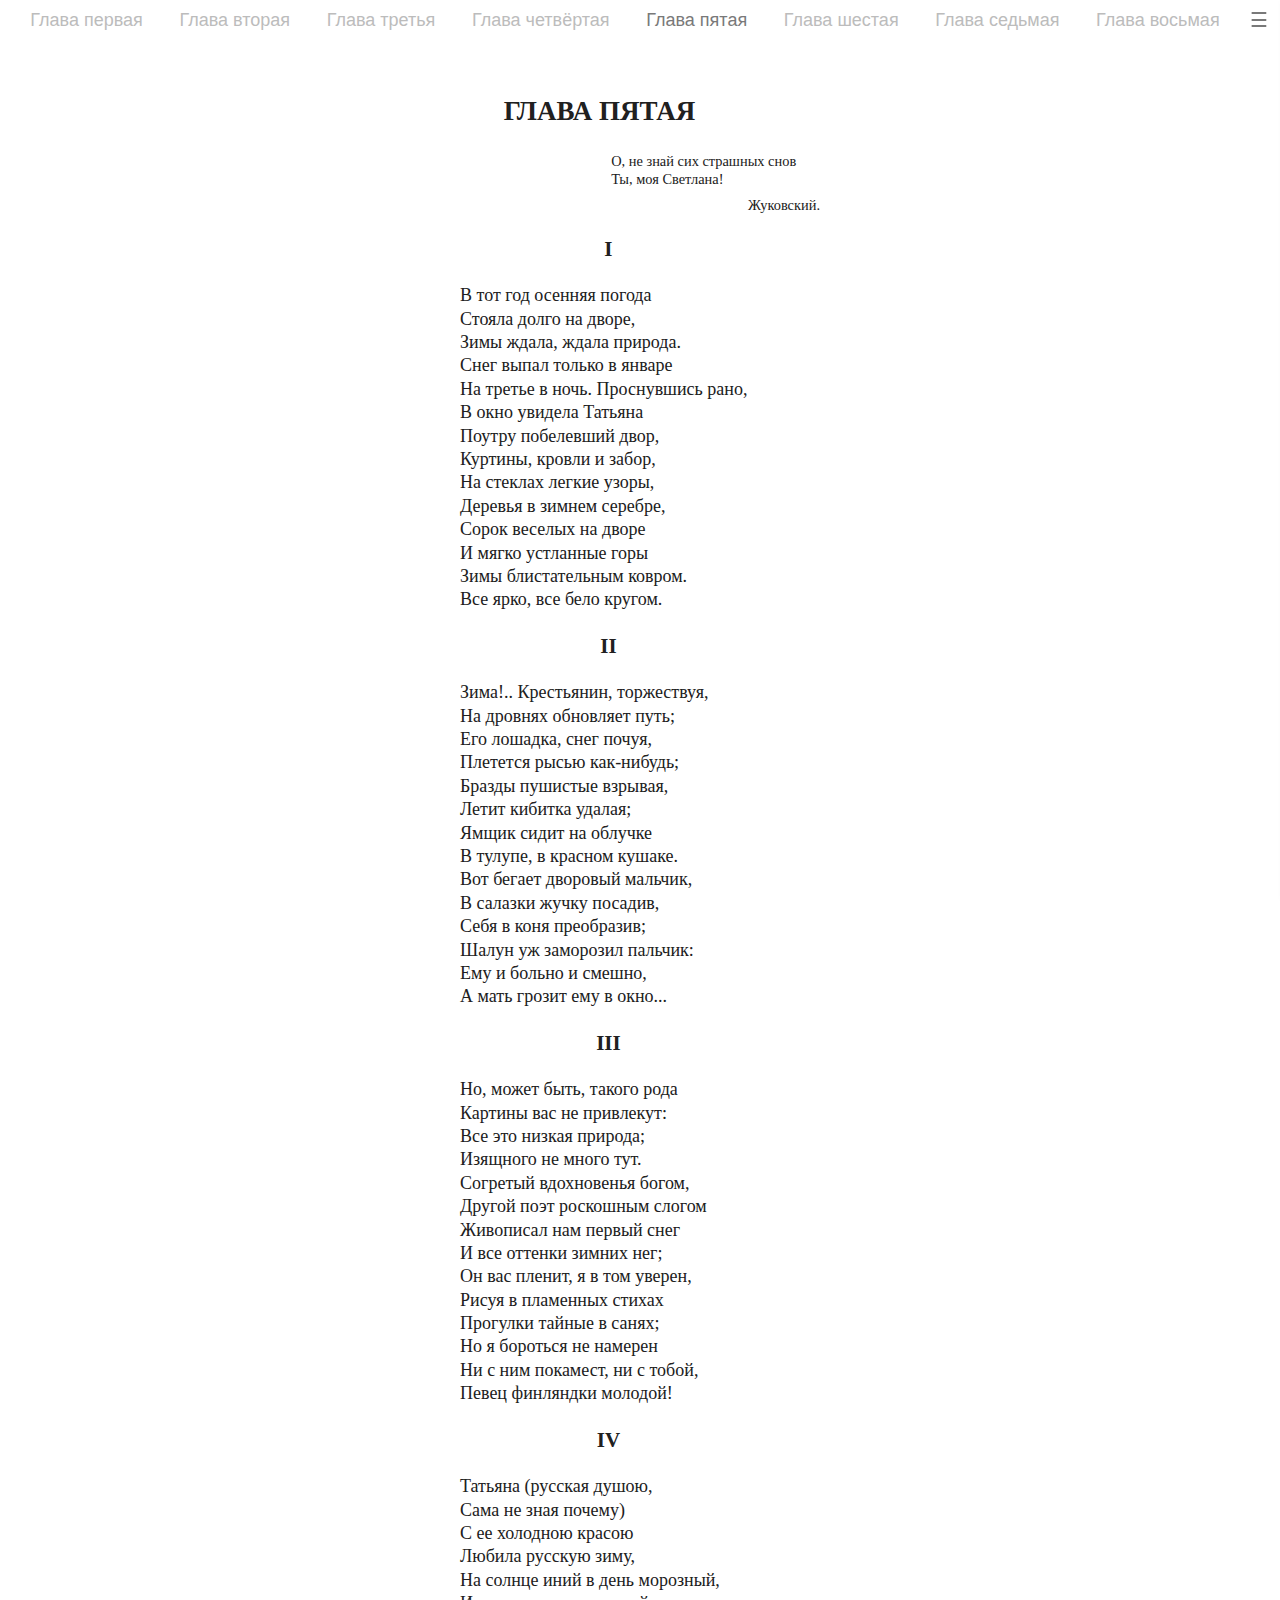
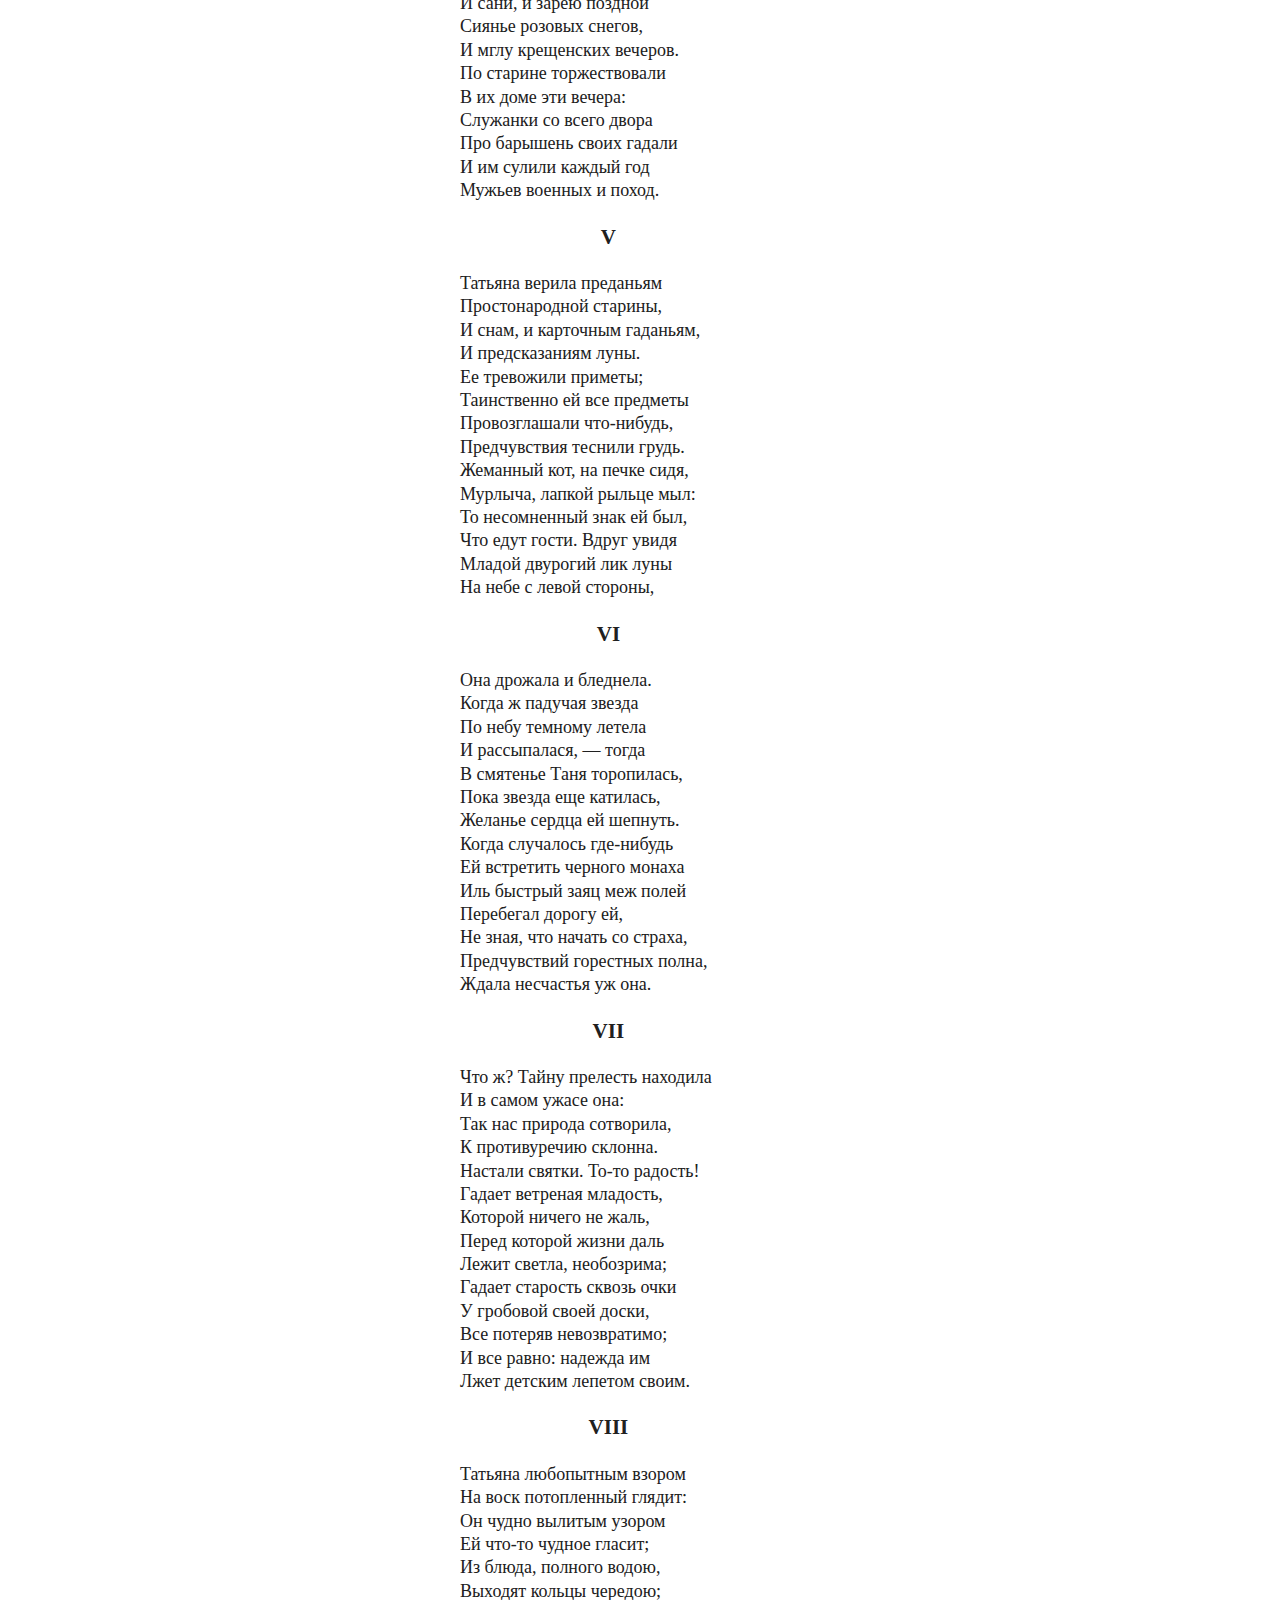
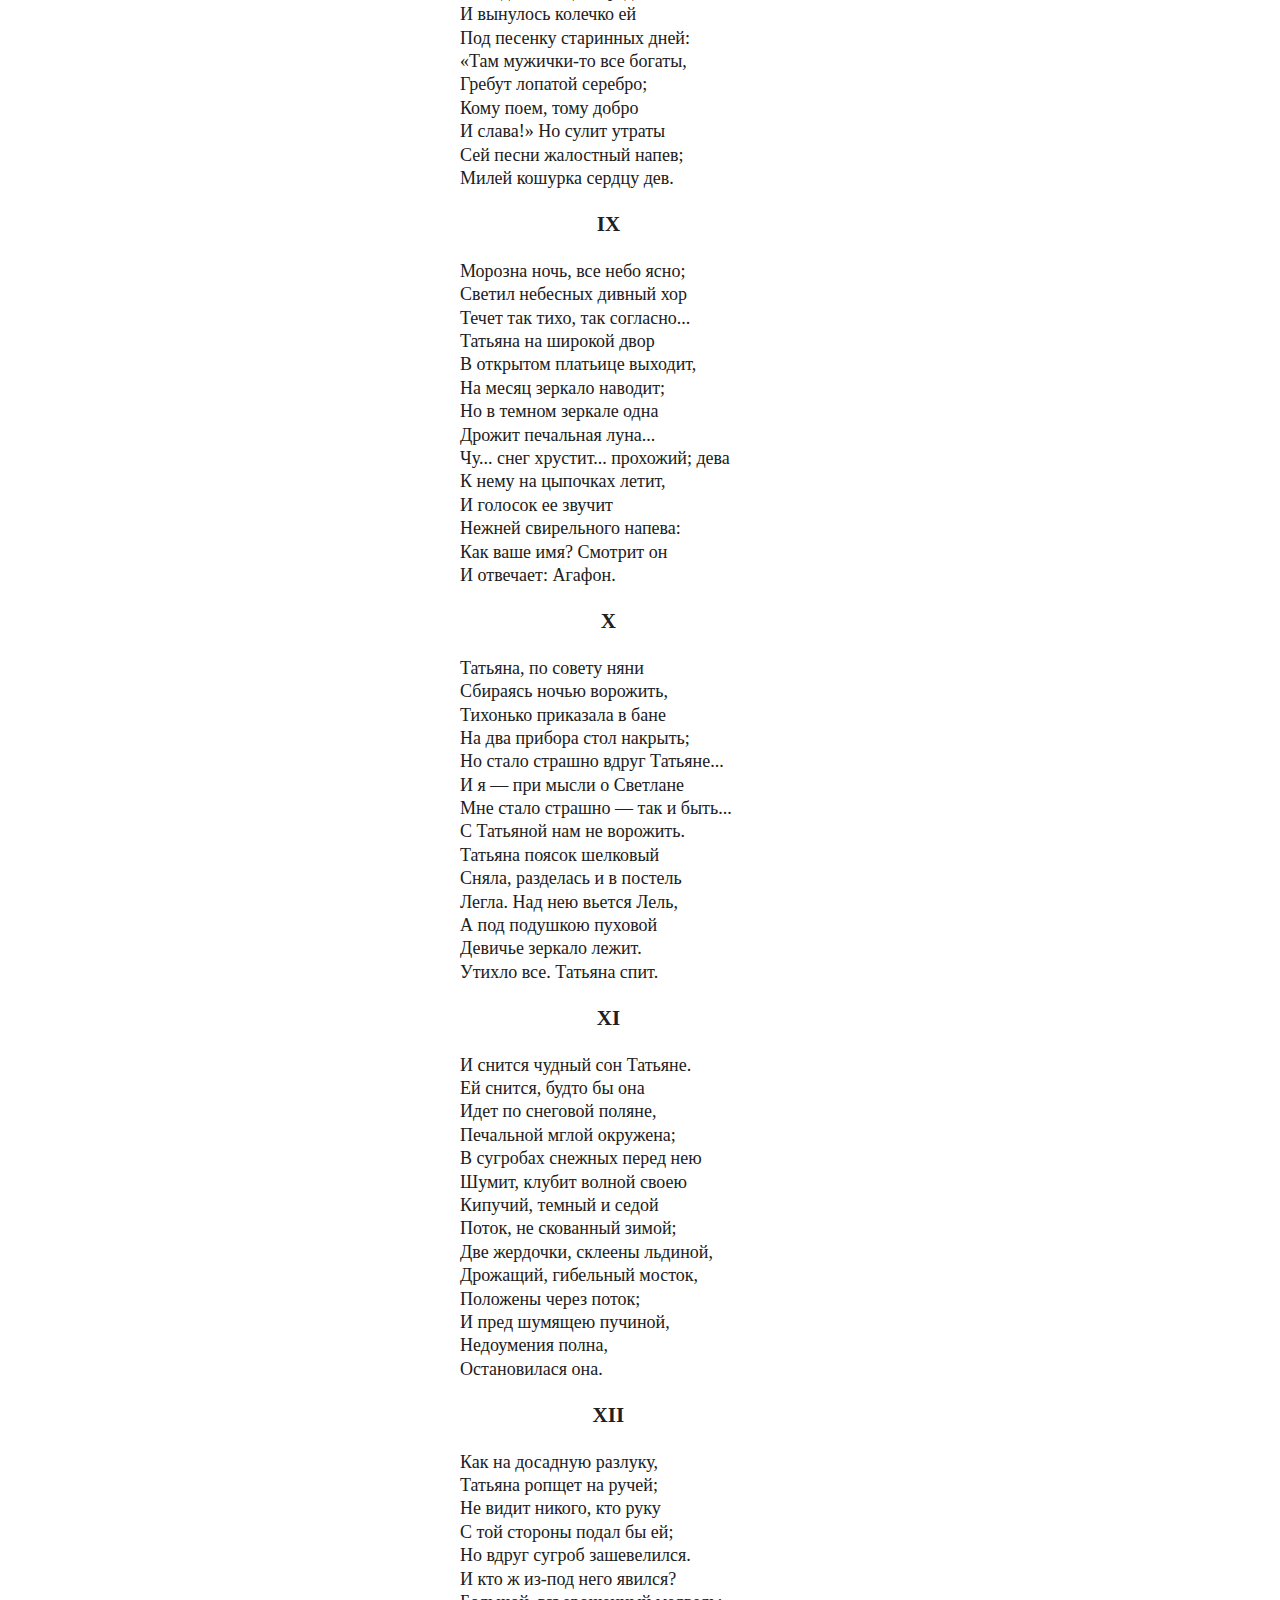
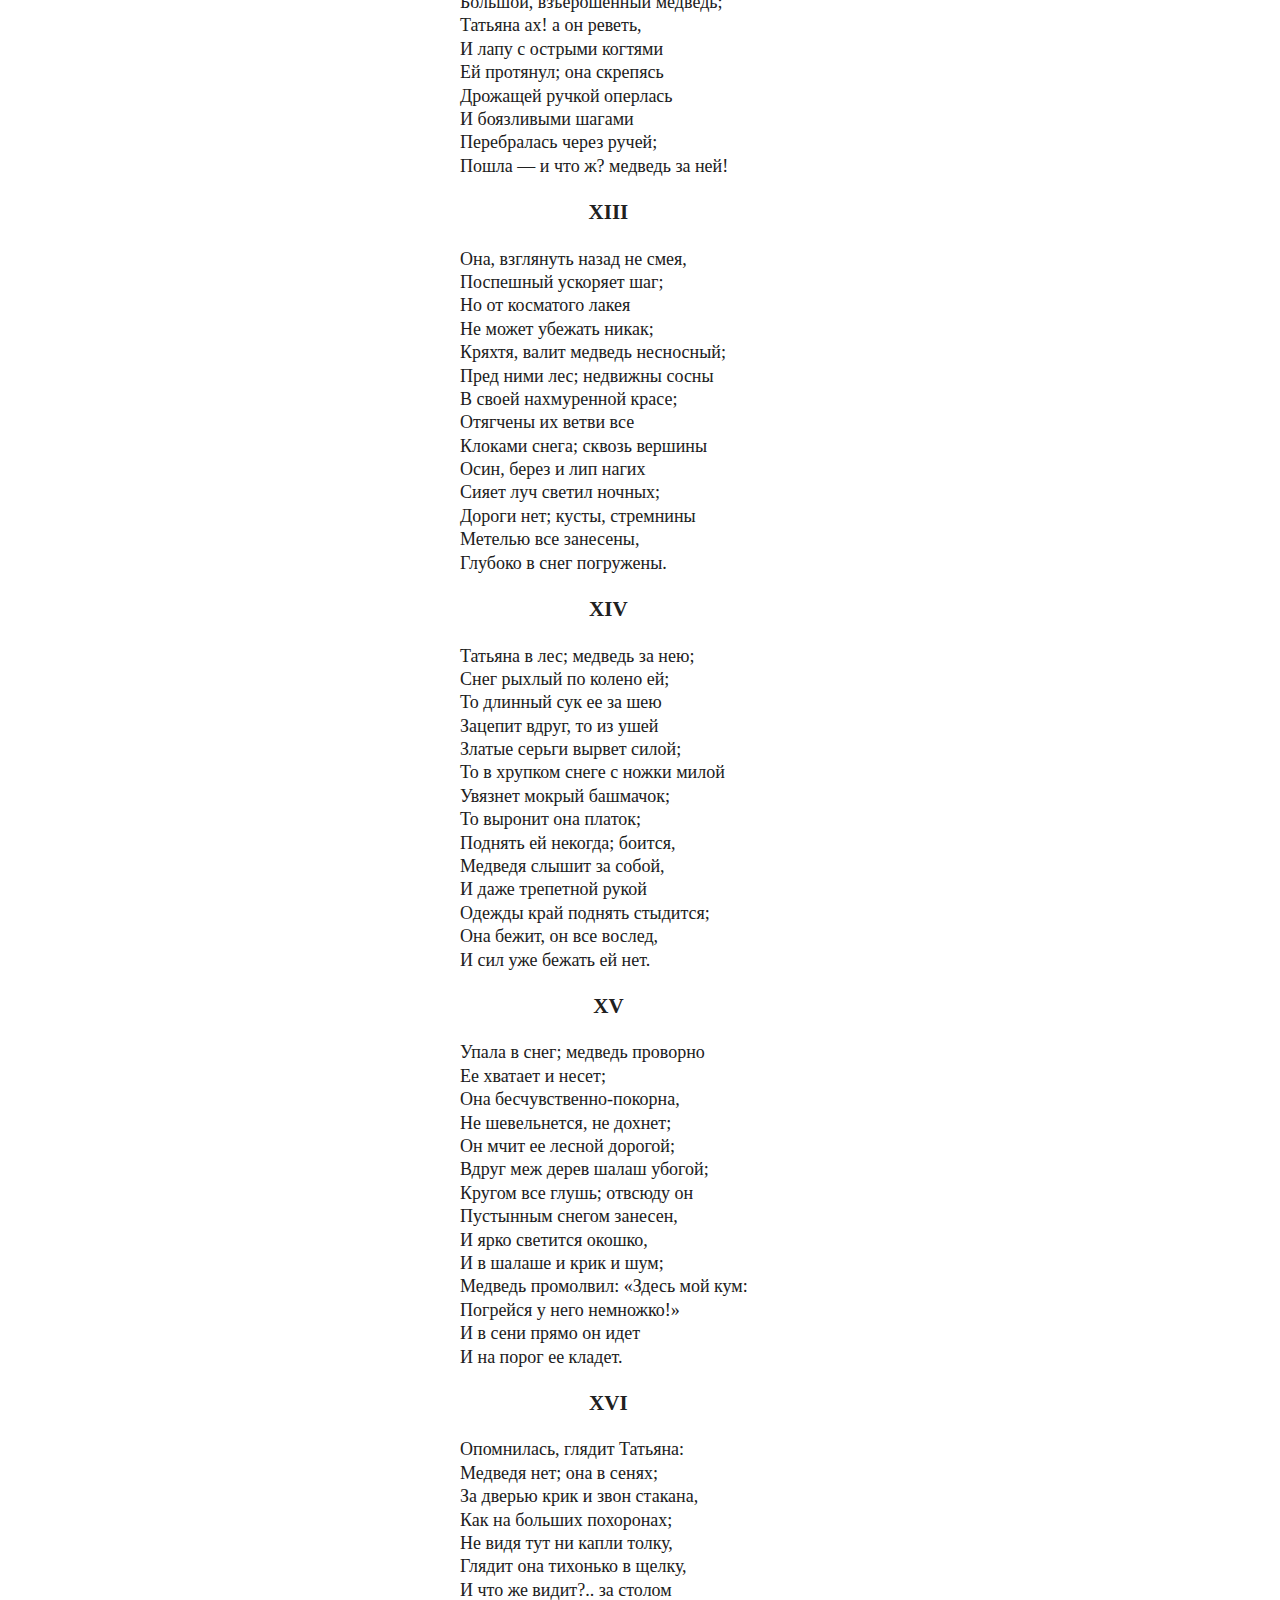
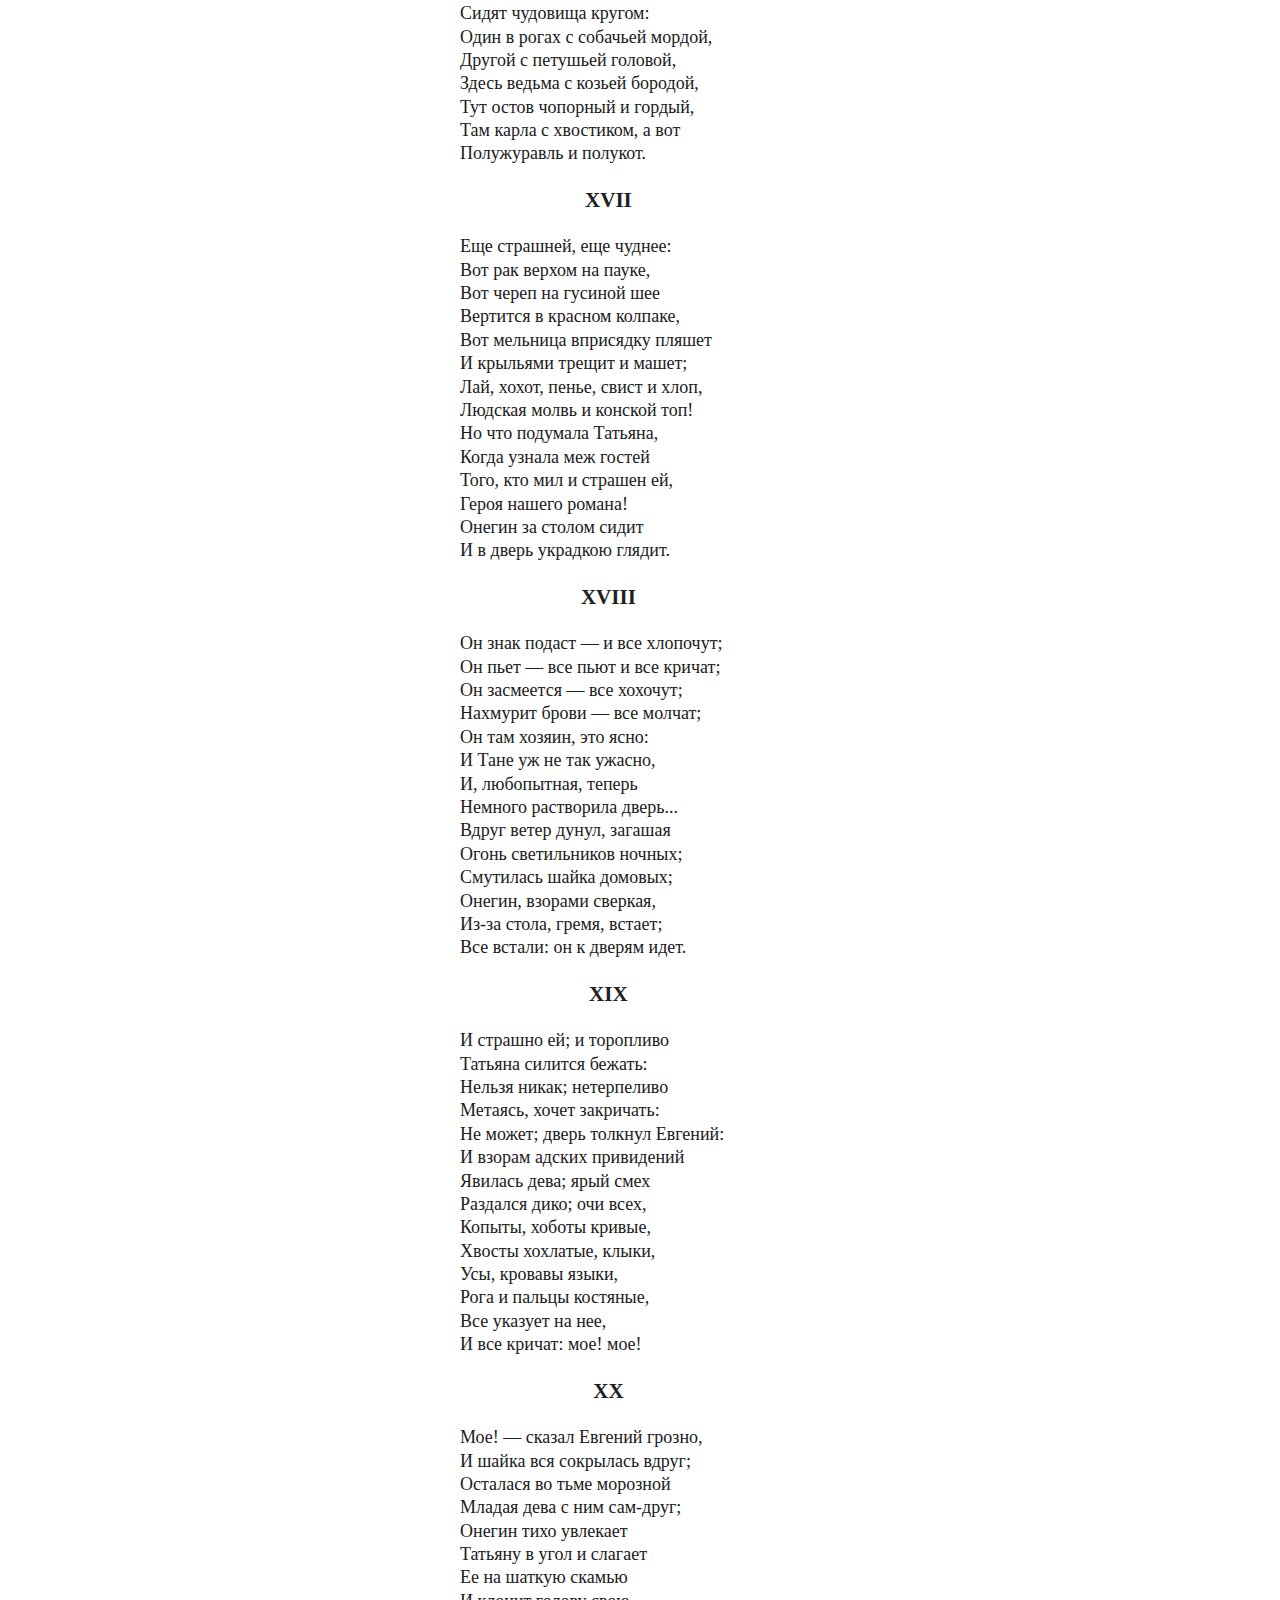
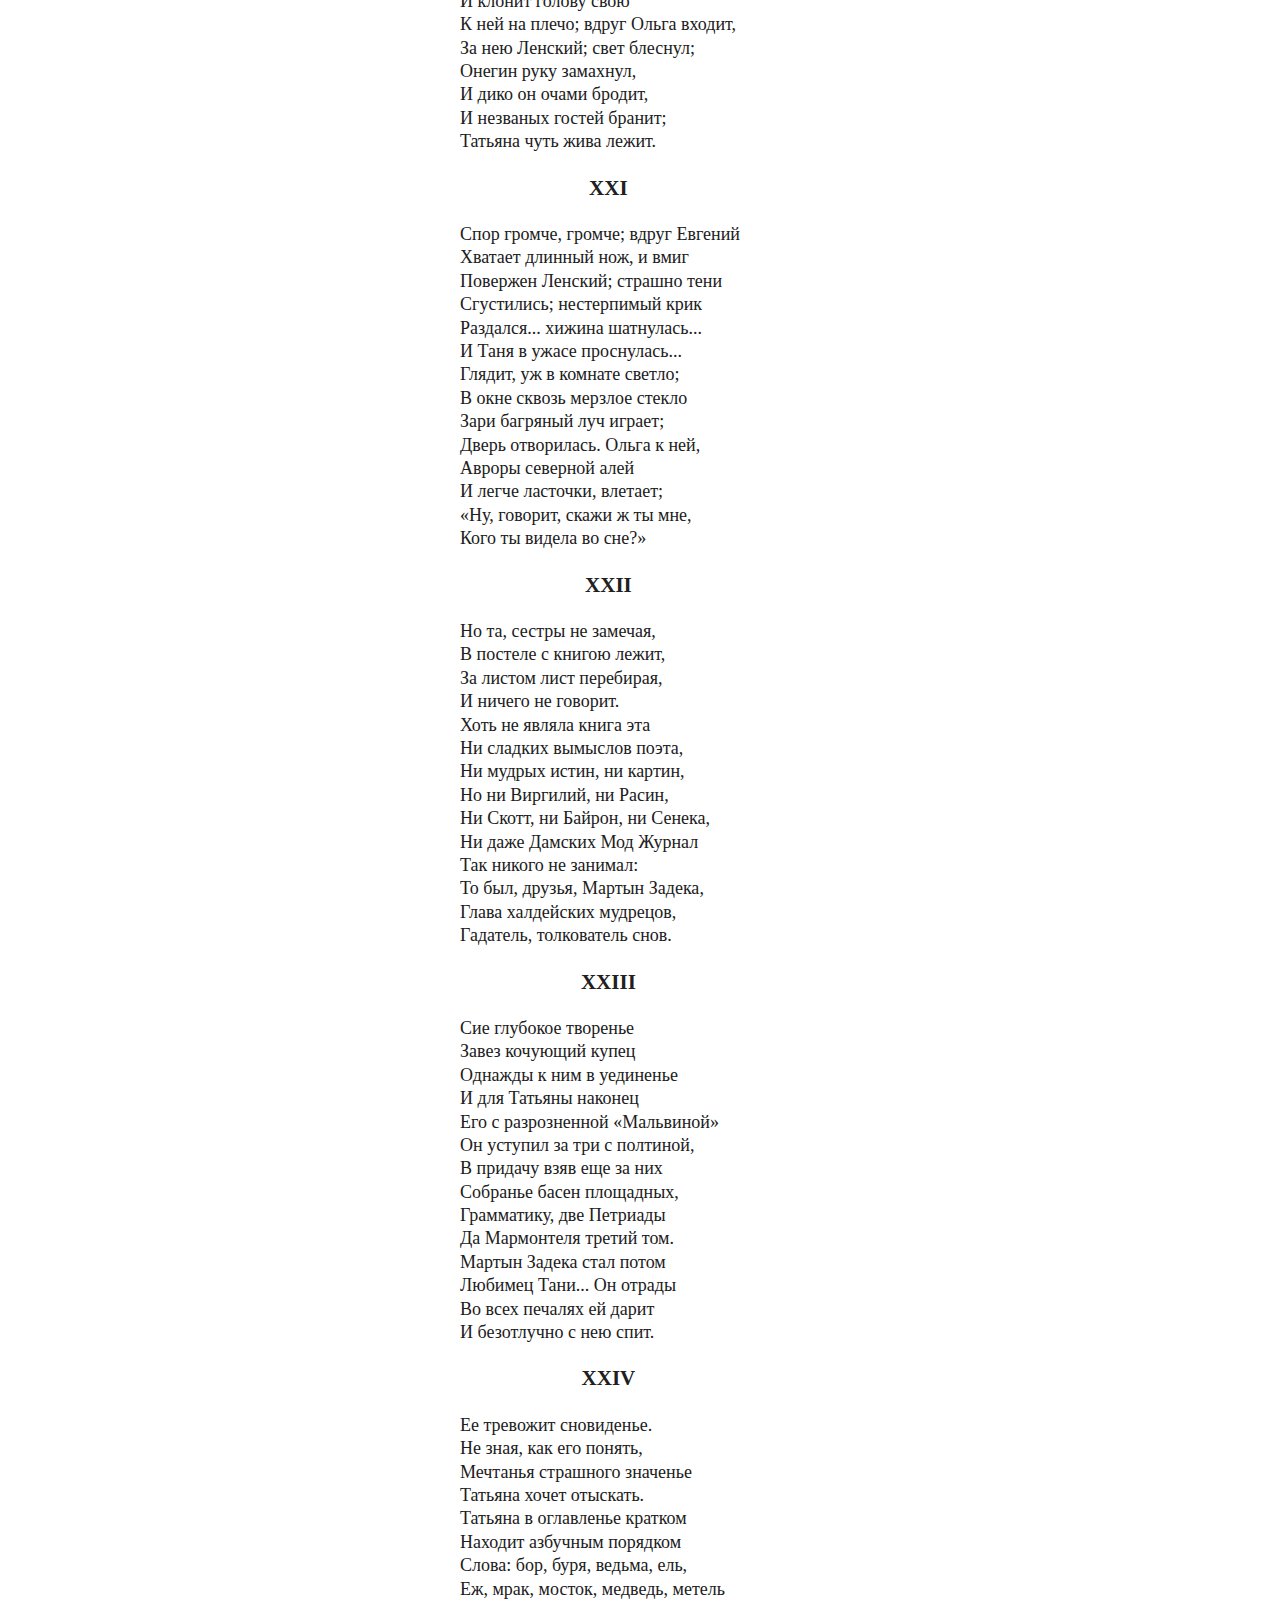
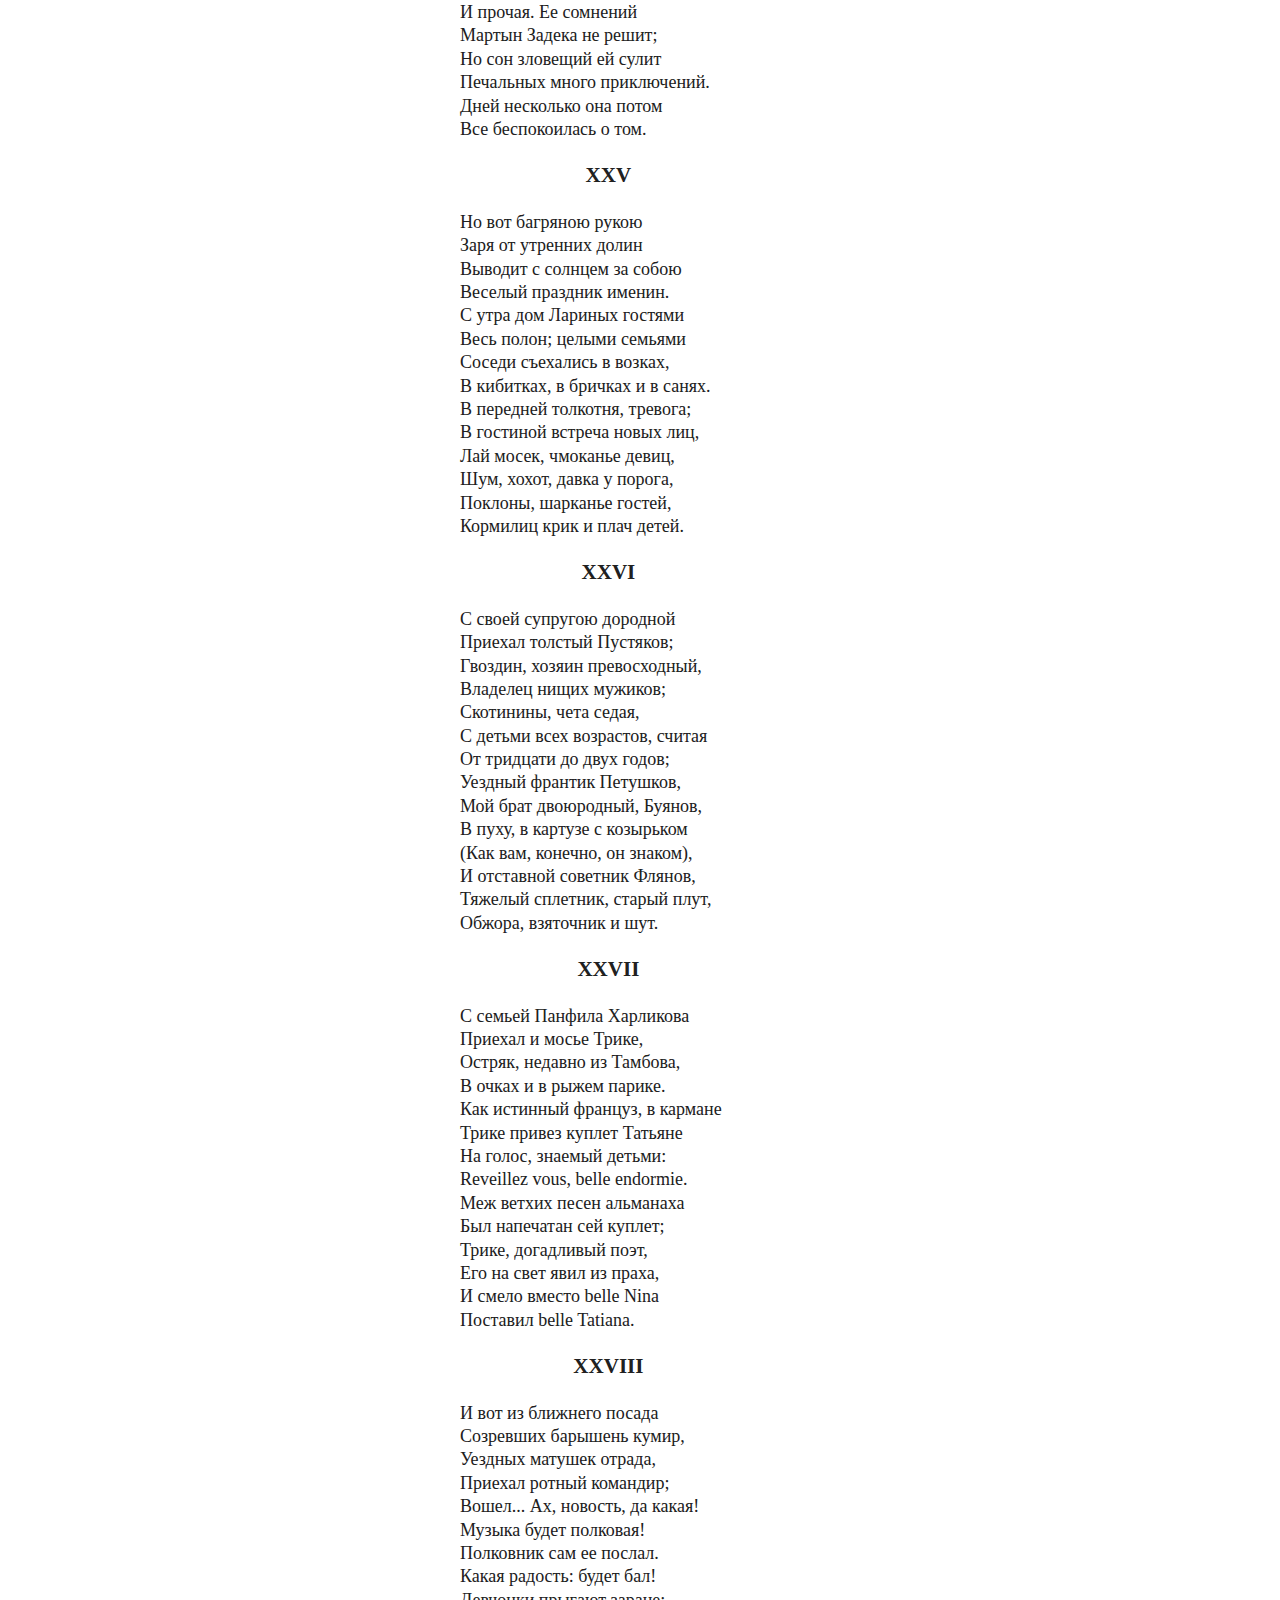
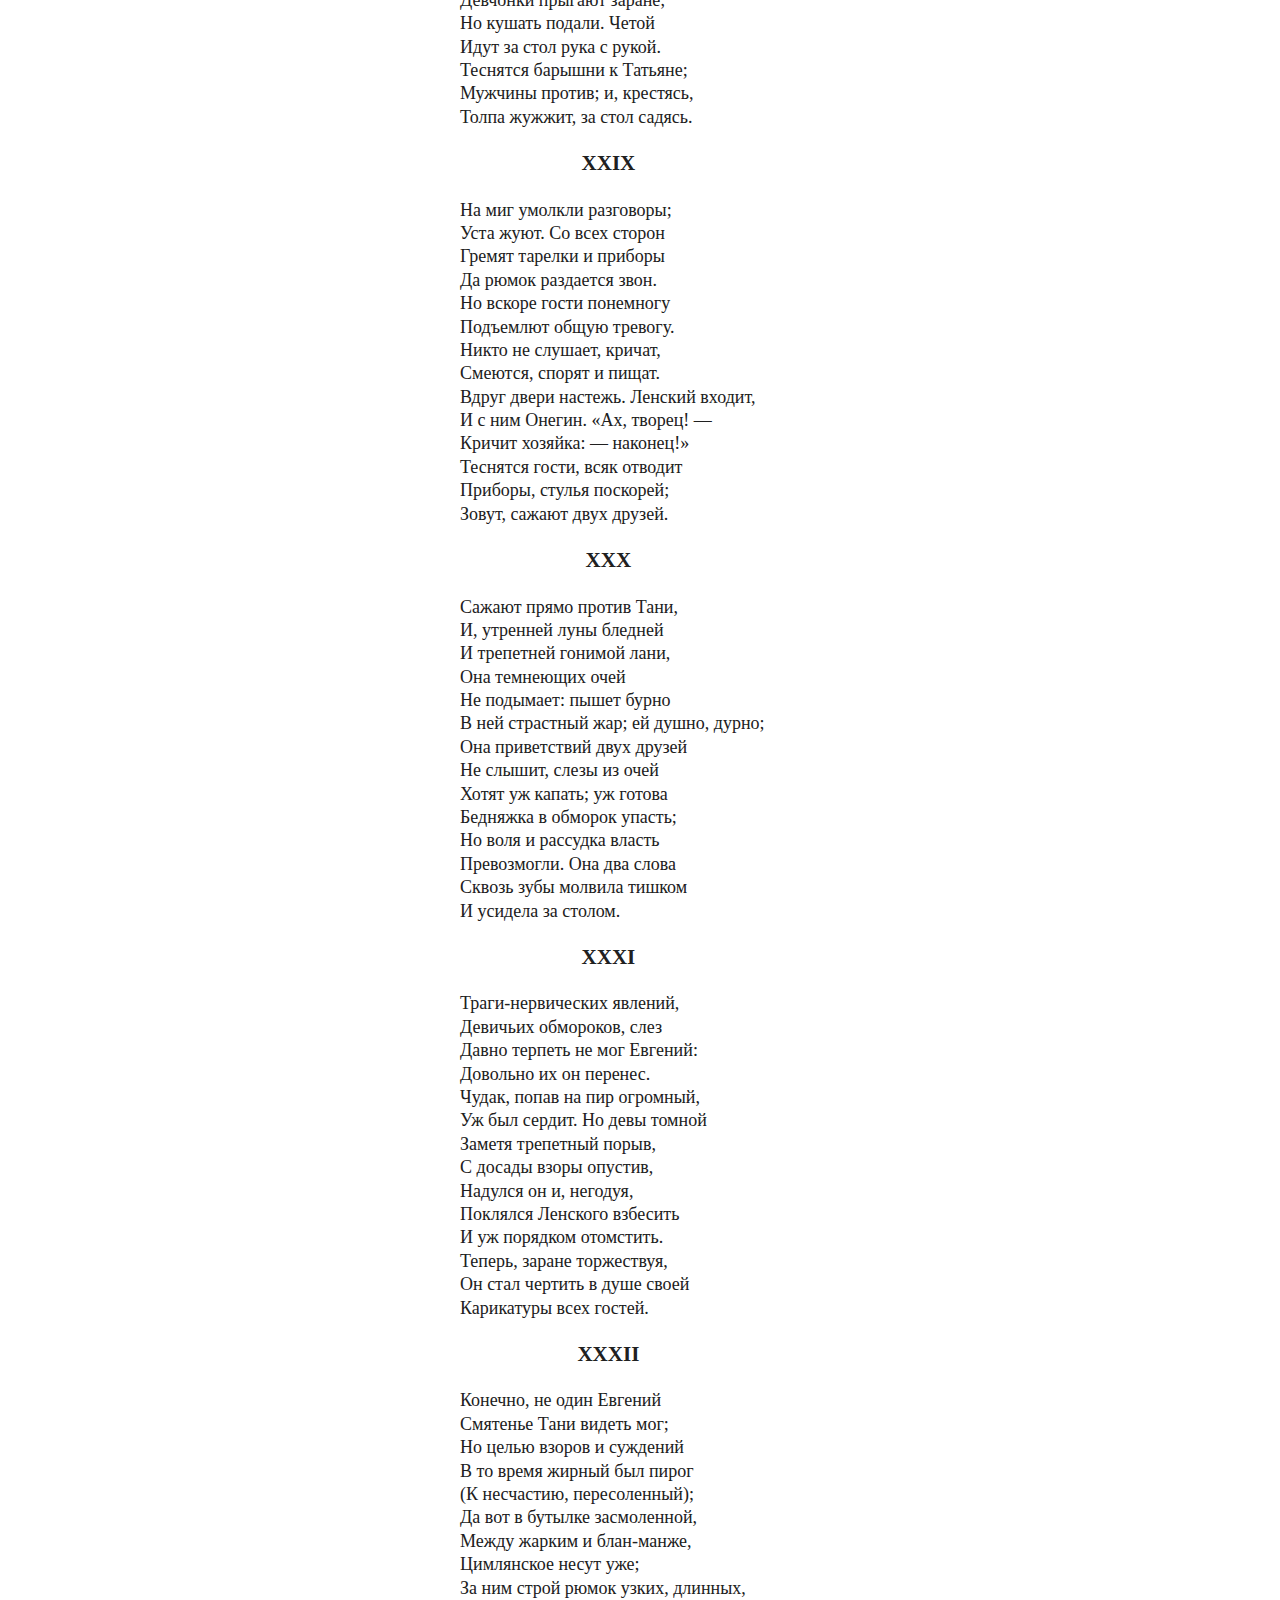
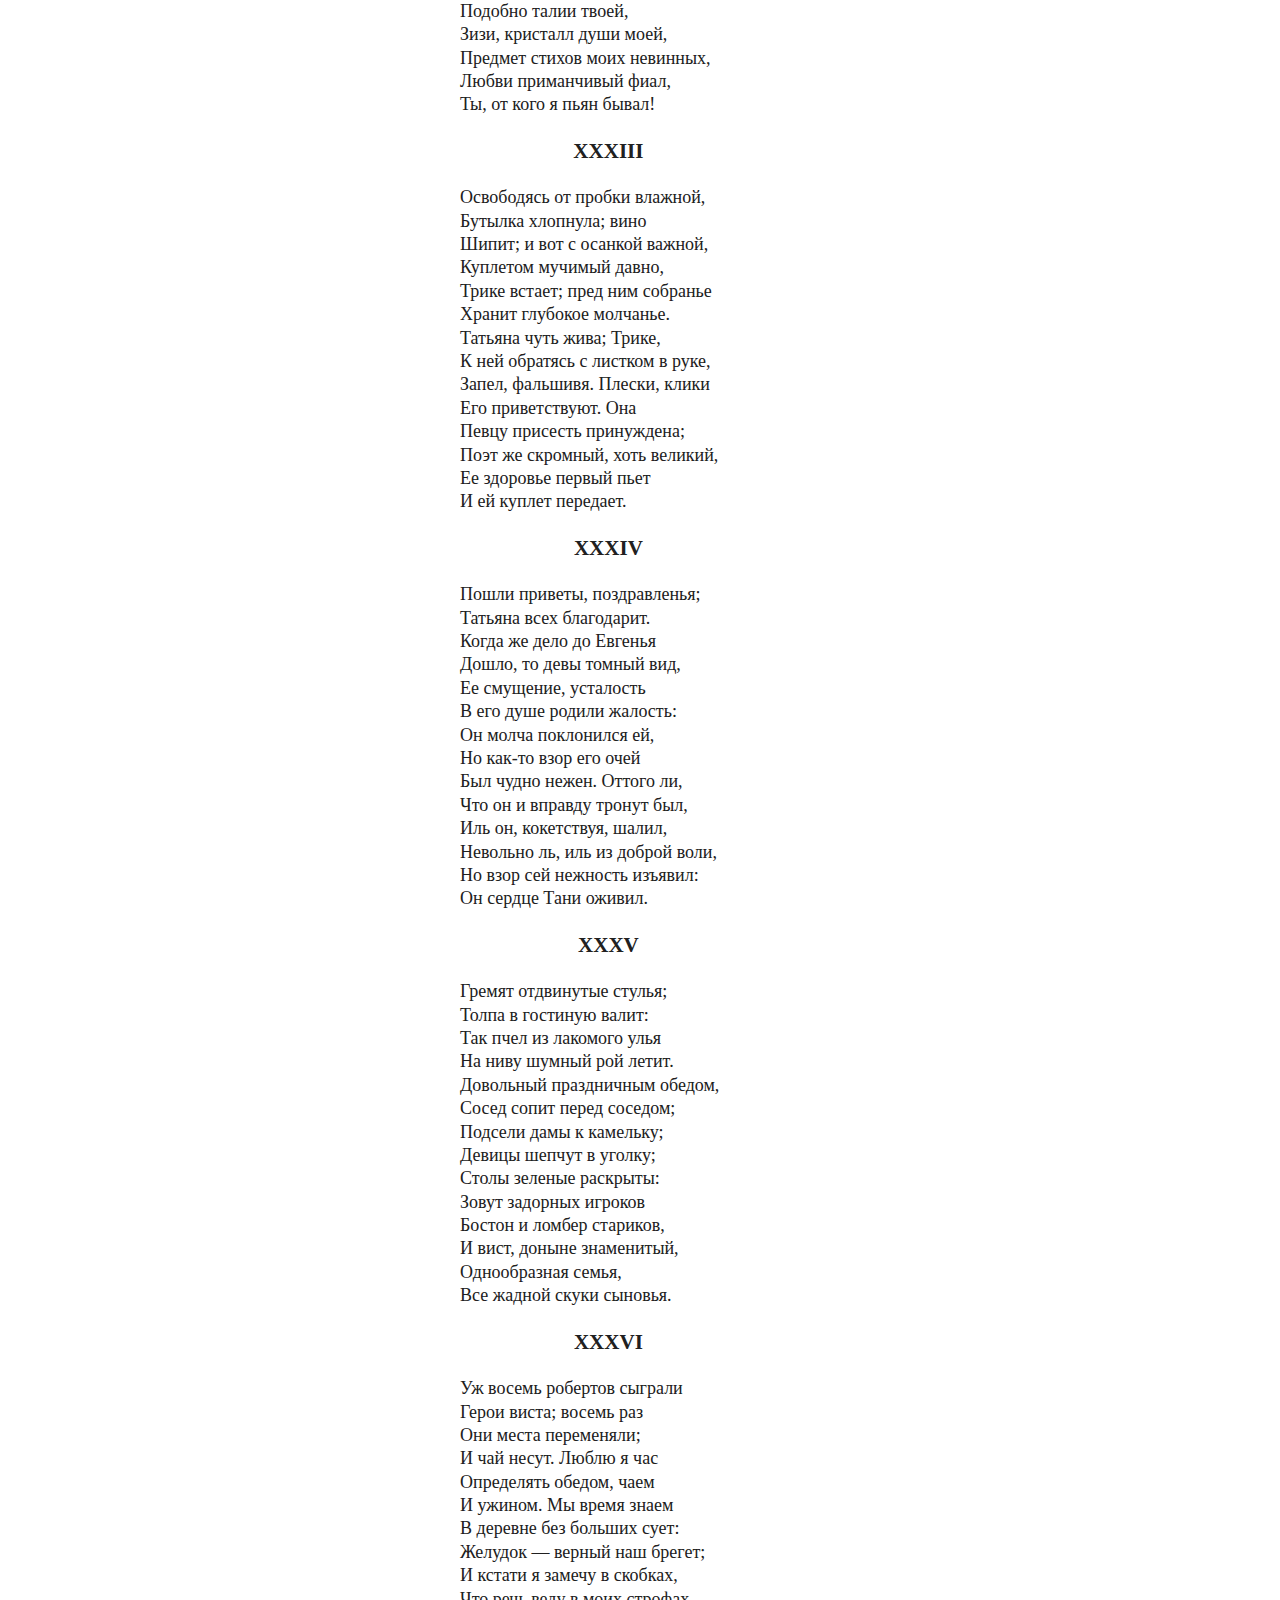
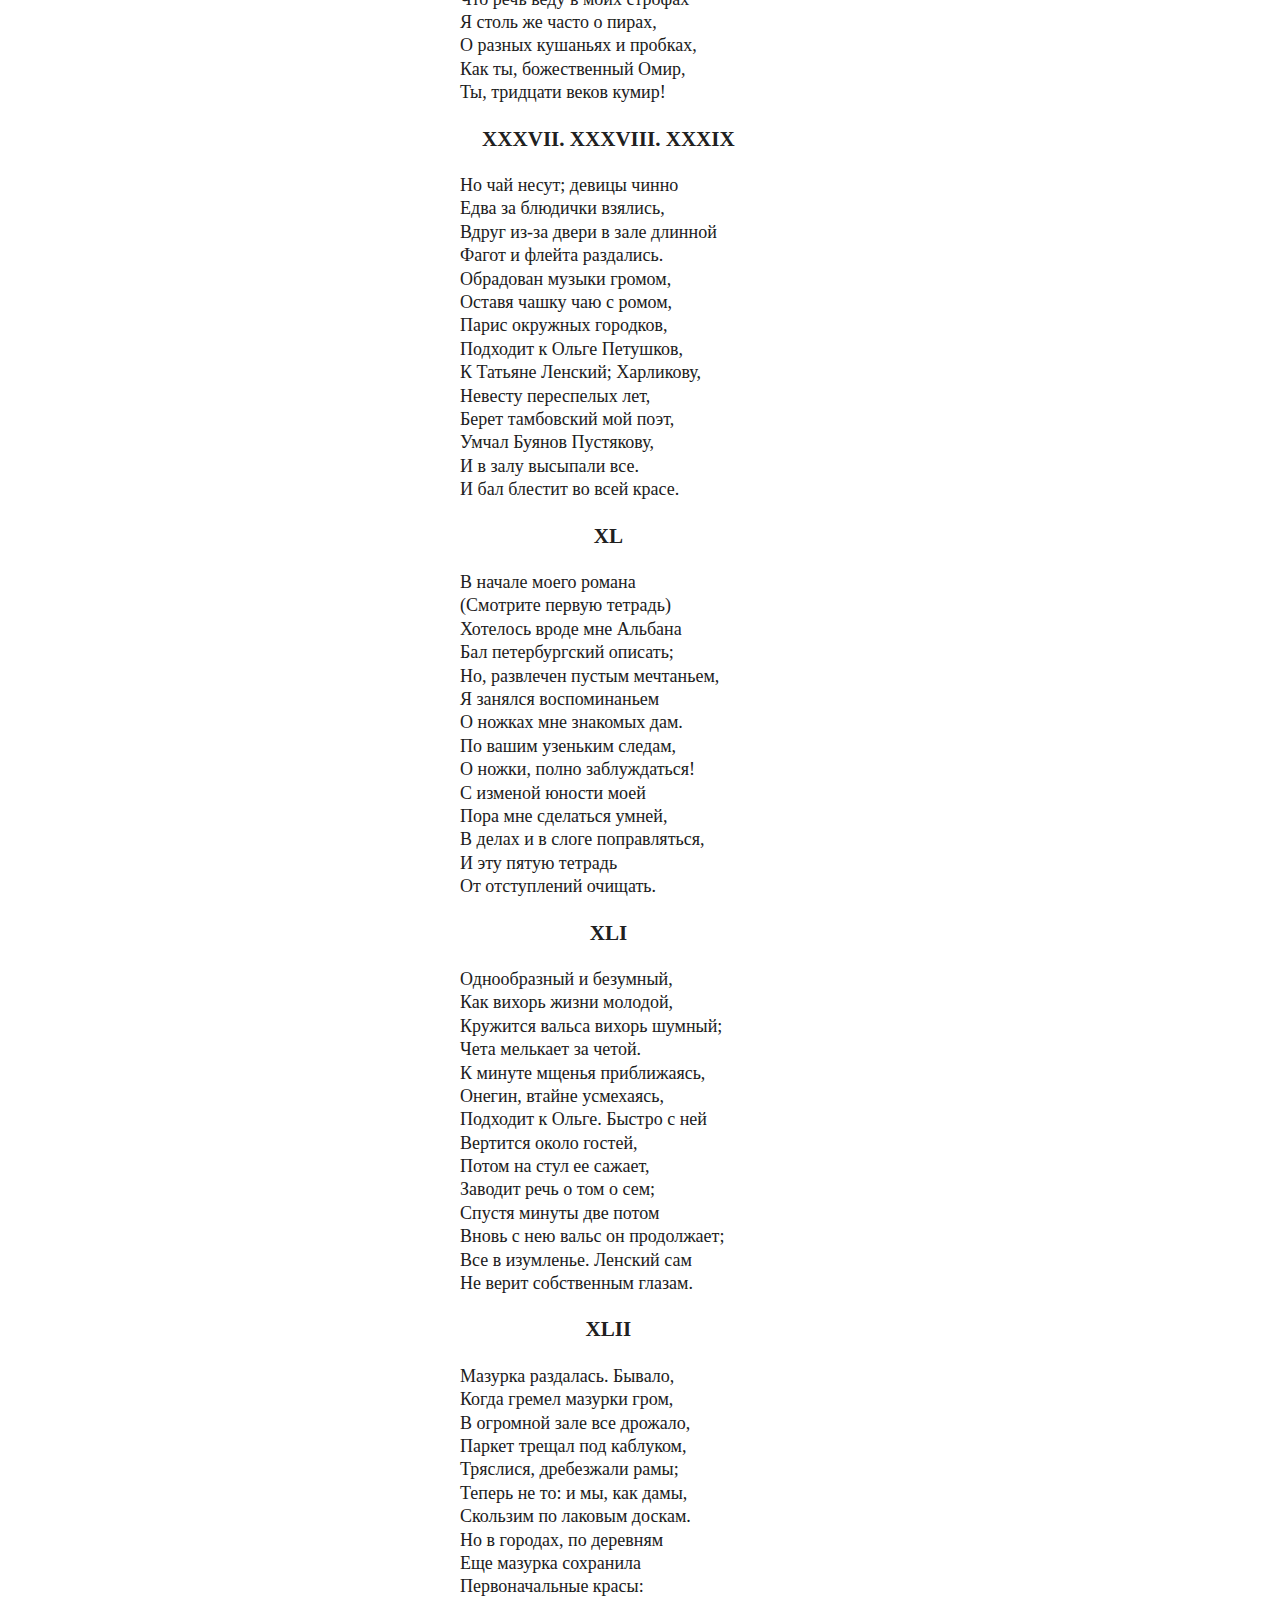
<file: ch5.html>
<!DOCTYPE html>
<html>
<head>
<meta name="viewport" content="width=device-width, initial-scale=1"/>
<meta http-equiv="Content-Type" content="text/html; charset=utf-8">
<title>Евгений Онегин — глава 5</title>
<link rel="stylesheet" href="css/onegin.css" type="text/css" media="screen">
<script src="js/smooth-scroll.min.js"></script>
<script src="js/onegin.min.js"></script>
</head>
<body>
<nav id="permanent">
    <a href="#" id="roast-beef">&#9776;</a>
</nav>

<nav id="chapters">
    <a href="ch1.html">
        <span class="chptr">Глава</span>
        <span class="short">1</span>
        <span class="long">первая</span>
    </a>
    <a href="ch2.html">
        <span class="chptr">Глава</span>
        <span class="short">2</span>
        <span class="long">вторая</span>
    </a>
    <a href="ch3.html">
        <span class="chptr">Глава</span>
        <span class="short">3</span>
        <span class="long">третья</span>
    </a>
    <a href="ch4.html">
        <span class="chptr">Глава</span>
        <span class="short">4</span>
        <span class="long">четвёртая</span>
    </a>
    <a href="ch5.html" class="active">
        <span class="chptr">Глава</span>
        <span class="short">5</span>
        <span class="long">пятая</span>
    </a>
    <a href="ch6.html">
        <span class="chptr">Глава</span>
        <span class="short">6</span>
        <span class="long">шестая</span>
    </a>
    <a href="ch7.html">
        <span class="chptr">Глава</span>
        <span class="short">7</span>
        <span class="long">седьмая</span>
    </a>
    <a href="ch8.html">
        <span class="chptr">Глава</span>
        <span class="short">8</span>
        <span class="long">восьмая</span>
    </a>
</nav>

<nav id="anchors">
<div id="themes-selector">
    <a href="#" id="white" class="white">&#10003;</a>
    <a href="#" id="sepia" class="sepia">&#10003;</a>
    <a href="#" id="black" class="black">&#10003;</a>
</div>
<a href="#p1" data-scroll>1. <small>В тот год осенняя погода</small></a>
<a href="#p2" data-scroll>2. <small>Зима!.. Крестьянин, торжествуя,</small></a>
<a href="#p3" data-scroll>3. <small>Но, может быть, такого рода</small></a>
<a href="#p4" data-scroll>4. <small>Татьяна (русская душою,</small></a>
<a href="#p5" data-scroll>5. <small>Татьяна верила преданьям</small></a>
<a href="#p6" data-scroll>6. <small>Она дрожала и бледнела.</small></a>
<a href="#p7" data-scroll>7. <small>Что ж? Тайну прелесть находила</small></a>
<a href="#p8" data-scroll>8. <small>Татьяна любопытным взором</small></a>
<a href="#p9" data-scroll>9. <small>Морозна ночь, все небо ясно;</small></a>
<a href="#p10" data-scroll>10. <small>Татьяна, по совету няни</small></a>
<a href="#p11" data-scroll>11. <small>И снится чудный сон Татьяне.</small></a>
<a href="#p12" data-scroll>12. <small>Как на досадную разлуку,</small></a>
<a href="#p13" data-scroll>13. <small>Она, взглянуть назад не смея,</small></a>
<a href="#p14" data-scroll>14. <small>Татьяна в лес; медведь за нею;</small></a>
<a href="#p15" data-scroll>15. <small>Упала в снег; медведь проворно</small></a>
<a href="#p16" data-scroll>16. <small>Опомнилась, глядит Татьяна:</small></a>
<a href="#p17" data-scroll>17. <small>Еще страшней, еще чуднее:</small></a>
<a href="#p18" data-scroll>18. <small>Он знак подаст — и все хлопочут;</small></a>
<a href="#p19" data-scroll>19. <small>И страшно ей; и торопливо</small></a>
<a href="#p20" data-scroll>20. <small>Мое! — сказал Евгений грозно,</small></a>
<a href="#p21" data-scroll>21. <small>Спор громче, громче; вдруг Евгений</small></a>
<a href="#p22" data-scroll>22. <small>Но та, сестры не замечая,</small></a>
<a href="#p23" data-scroll>23. <small>Сие глубокое творенье</small></a>
<a href="#p24" data-scroll>24. <small>Ее тревожит сновиденье.</small></a>
<a href="#p25" data-scroll>25. <small>Но вот багряною рукою<sup>{34}</sup></small></a>
<a href="#p26" data-scroll>26. <small>С своей супругою дородной</small></a>
<a href="#p27" data-scroll>27. <small>С семьей Панфила Харликова</small></a>
<a href="#p28" data-scroll>28. <small>И вот из ближнего посада</small></a>
<a href="#p29" data-scroll>29. <small>На миг умолкли разговоры;</small></a>
<a href="#p30" data-scroll>30. <small>Сажают прямо против Тани,</small></a>
<a href="#p31" data-scroll>31. <small>Траги-нервических явлений,</small></a>
<a href="#p32" data-scroll>32. <small>Конечно, не один Евгений</small></a>
<a href="#p33" data-scroll>33. <small>Освободясь от пробки влажной,</small></a>
<a href="#p34" data-scroll>34. <small>Пошли приветы, поздравленья;</small></a>
<a href="#p35" data-scroll>35. <small>Гремят отдвинутые стулья;</small></a>
<a href="#p36" data-scroll>36. <small>Уж восемь робертов сыграли</small></a>
<a href="#p37" data-scroll>37. <small>Но чай несут; девицы чинно</small></a>
<a href="#p40" data-scroll>40. <small>В начале моего романа</small></a>
<a href="#p41" data-scroll>41. <small>Однообразный и безумный,</small></a>
<a href="#p42" data-scroll>42. <small>Мазурка раздалась. Бывало,</small></a>
<a href="#p43" data-scroll>43. <small>Буянов, братец мой задорный,</small></a>
<a href="#p45" data-scroll>45. <small>Но ей нельзя. Нельзя? Но что же?</small></a>
</nav>

<main>
<div class="text">
<h2><span id="p1">ГЛАВА ПЯТАЯ</span></h2>

<quote>
<div style="width:14.5em">О, не знай сих страшных снов<br/>
Ты, моя Светлана!</div>
<br/>
Жуковский.
</quote>

<h3>I</h3>
<p>В тот год осенняя погода
Стояла долго на дворе,
Зимы ждала, ждала природа.
Снег выпал только в январе
На третье в ночь. Проснувшись рано,
В окно увидела Татьяна
Поутру побелевший двор,
Куртины, кровли и забор,
На стеклах легкие узоры,
Деревья в зимнем серебре,
Сорок веселых на дворе
И мягко устланные горы
Зимы блистательным ковром.
Все ярко, все бело кругом.
</p>
<h3><span id="p2">II</span></h3>
<p>Зима!.. Крестьянин, торжествуя,
На дровнях обновляет путь;
Его лошадка, снег почуя,
Плетется рысью как-нибудь;
Бразды пушистые взрывая,
Летит кибитка удалая;
Ямщик сидит на облучке
В тулупе, в красном кушаке.
Вот бегает дворовый мальчик,
В салазки жучку посадив,
Себя в коня преобразив;
Шалун уж заморозил пальчик:
Ему и больно и смешно,
А мать грозит ему в окно...
</p>
<h3><span id="p3">III</span></h3>
<p>Но, может быть, такого рода
Картины вас не привлекут:
Все это низкая природа;
Изящного не много тут.
Согретый вдохновенья богом,
Другой поэт роскошным слогом
Живописал нам первый снег
И все оттенки зимних нег;<sup>{27}</sup>
Он вас пленит, я в том уверен,
Рисуя в пламенных стихах
Прогулки тайные в санях;
Но я бороться не намерен
Ни с ним покамест, ни с тобой,
Певец финляндки молодой!<sup>{28}</sup>
</p>
<h3><span id="p4">IV</span></h3>
<p>Татьяна (русская душою,
Сама не зная почему)
С ее холодною красою
Любила русскую зиму,
На солнце иний в день морозный,
И сани, и зарею поздной
Сиянье розовых снегов,
И мглу крещенских вечеров.
По старине торжествовали
В их доме эти вечера:
Служанки со всего двора
Про барышень своих гадали
И им сулили каждый год
Мужьев военных и поход.
</p>
<h3><span id="p5">V</span></h3>
<p>Татьяна верила преданьям
Простонародной старины,
И снам, и карточным гаданьям,
И предсказаниям луны.
Ее тревожили приметы;
Таинственно ей все предметы
Провозглашали что-нибудь,
Предчувствия теснили грудь.
Жеманный кот, на печке сидя,
Мурлыча, лапкой рыльце мыл:
То несомненный знак ей был,
Что едут гости. Вдруг увидя
Младой двурогий лик луны
На небе с левой стороны,
</p>
<h3><span id="p6">VI</span></h3>
<p>Она дрожала и бледнела.
Когда ж падучая звезда
По небу темному летела
И рассыпалася, — тогда
В смятенье Таня торопилась,
Пока звезда еще катилась,
Желанье сердца ей шепнуть.
Когда случалось где-нибудь
Ей встретить черного монаха
Иль быстрый заяц меж полей
Перебегал дорогу ей,
Не зная, что начать со страха,
Предчувствий горестных полна,
Ждала несчастья уж она.
</p>
<h3><span id="p7">VII</span></h3>
<p>Что ж? Тайну прелесть находила
И в самом ужасе она:
Так нас природа сотворила,
К противуречию склонна.
Настали святки. То-то радость!
Гадает ветреная младость,
Которой ничего не жаль,
Перед которой жизни даль
Лежит светла, необозрима;
Гадает старость сквозь очки
У гробовой своей доски,
Все потеряв невозвратимо;
И все равно: надежда им
Лжет детским лепетом своим.
</p>
<h3><span id="p8">VIII</span></h3>
<p>Татьяна любопытным взором
На воск потопленный глядит:
Он чудно вылитым узором
Ей что-то чудное гласит;
Из блюда, полного водою,
Выходят кольцы чередою;
И вынулось колечко ей
Под песенку старинных дней:
«Там мужички-то все богаты,
Гребут лопатой серебро;
Кому поем, тому добро
И слава!» Но сулит утраты
Сей песни жалостный напев;
Милей кошурка сердцу дев<sup>{29}</sup>.
</p>
<h3><span id="p9">IX</span></h3>
<p>Морозна ночь, все небо ясно;
Светил небесных дивный хор
Течет так тихо, так согласно...
Татьяна на широкой двор
В открытом платьице выходит,
На месяц зеркало наводит;
Но в темном зеркале одна
Дрожит печальная луна...
Чу... снег хрустит... прохожий; дева
К нему на цыпочках летит,
И голосок ее звучит
Нежней свирельного напева:
Как ваше имя?<sup>{30}</sup> Смотрит он
И отвечает: Агафон.
</p>
<h3><span id="p10">X</span></h3>
<p>Татьяна, по совету няни
Сбираясь ночью ворожить,
Тихонько приказала в бане
На два прибора стол накрыть;
Но стало страшно вдруг Татьяне...
И я — при мысли о Светлане
Мне стало страшно — так и быть...
С Татьяной нам не ворожить.
Татьяна поясок шелковый
Сняла, разделась и в постель
Легла. Над нею вьется Лель,
А под подушкою пуховой
Девичье зеркало лежит.
Утихло все. Татьяна спит.
</p>
<h3><span id="p11">XI</span></h3>
<p>И снится чудный сон Татьяне.
Ей снится, будто бы она
Идет по снеговой поляне,
Печальной мглой окружена;
В сугробах снежных перед нею
Шумит, клубит волной своею
Кипучий, темный и седой
Поток, не скованный зимой;
Две жердочки, склеены льдиной,
Дрожащий, гибельный мосток,
Положены через поток;
И пред шумящею пучиной,
Недоумения полна,
Остановилася она.
</p>
<h3><span id="p12">XII</span></h3>
<p>Как на досадную разлуку,
Татьяна ропщет на ручей;
Не видит никого, кто руку
С той стороны подал бы ей;
Но вдруг сугроб зашевелился.
И кто ж из-под него явился?
Большой, взъерошенный медведь;
Татьяна ах! а он реветь,
И лапу с острыми когтями
Ей протянул; она скрепясь
Дрожащей ручкой оперлась
И боязливыми шагами
Перебралась через ручей;
Пошла — и что ж? медведь за ней!
</p>
<h3><span id="p13">XIII</span></h3>
<p>Она, взглянуть назад не смея,
Поспешный ускоряет шаг;
Но от косматого лакея
Не может убежать никак;
Кряхтя, валит медведь несносный;
Пред ними лес; недвижны сосны
В своей нахмуренной красе;
Отягчены их ветви все
Клоками снега; сквозь вершины
Осин, берез и лип нагих
Сияет луч светил ночных;
Дороги нет; кусты, стремнины
Метелью все занесены,
Глубоко в снег погружены.
</p>
<h3><span id="p14">XIV</span></h3>
<p>Татьяна в лес; медведь за нею;
Снег рыхлый по колено ей;
То длинный сук ее за шею
Зацепит вдруг, то из ушей
Златые серьги вырвет силой;
То в хрупком снеге с ножки милой
Увязнет мокрый башмачок;
То выронит она платок;
Поднять ей некогда; боится,
Медведя слышит за собой,
И даже трепетной рукой
Одежды край поднять стыдится;
Она бежит, он все вослед,
И сил уже бежать ей нет.
</p>
<h3><span id="p15">XV</span></h3>
<p>Упала в снег; медведь проворно
Ее хватает и несет;
Она бесчувственно-покорна,
Не шевельнется, не дохнет;
Он мчит ее лесной дорогой;
Вдруг меж дерев шалаш убогой;
Кругом все глушь; отвсюду он
Пустынным снегом занесен,
И ярко светится окошко,
И в шалаше и крик и шум;
Медведь промолвил: «Здесь мой кум:
Погрейся у него немножко!»
И в сени прямо он идет
И на порог ее кладет.
</p>
<h3><span id="p16">XVI</span></h3>
<p>Опомнилась, глядит Татьяна:
Медведя нет; она в сенях;
За дверью крик и звон стакана,
Как на больших похоронах;
Не видя тут ни капли толку,
Глядит она тихонько в щелку,
И что же видит?.. за столом
Сидят чудовища кругом:
Один в рогах с собачьей мордой,
Другой с петушьей головой,
Здесь ведьма с козьей бородой,
Тут остов чопорный и гордый,
Там карла с хвостиком, а вот
Полужуравль и полукот.
</p>
<h3><span id="p17">XVII</span></h3>
<p>Еще страшней, еще чуднее:
Вот рак верхом на пауке,
Вот череп на гусиной шее
Вертится в красном колпаке,
Вот мельница вприсядку пляшет
И крыльями трещит и машет;
Лай, хохот, пенье, свист и хлоп,
Людская молвь и конской топ!<sup>{31}</sup>
Но что подумала Татьяна,
Когда узнала меж гостей
Того, кто мил и страшен ей,
Героя нашего романа!
Онегин за столом сидит
И в дверь украдкою глядит.
</p>
<h3><span id="p18">XVIII</span></h3>
<p>Он знак подаст — и все хлопочут;
Он пьет — все пьют и все кричат;
Он засмеется — все хохочут;
Нахмурит брови — все молчат;
Он там хозяин, это ясно:
И Тане уж не так ужасно,
И, любопытная, теперь
Немного растворила дверь...
Вдруг ветер дунул, загашая
Огонь светильников ночных;
Смутилась шайка домовых;
Онегин, взорами сверкая,
Из-за стола, гремя, встает;
Все встали: он к дверям идет.
</p>
<h3><span id="p19">XIX</span></h3>
<p>И страшно ей; и торопливо
Татьяна силится бежать:
Нельзя никак; нетерпеливо
Метаясь, хочет закричать:
Не может; дверь толкнул Евгений:
И взорам адских привидений
Явилась дева; ярый смех
Раздался дико; очи всех,
Копыты, хоботы кривые,
Хвосты хохлатые, клыки,
Усы, кровавы языки,
Рога и пальцы костяные,
Все указует на нее,
И все кричат: мое! мое!
</p>
<h3><span id="p20">XX</span></h3>
<p>Мое! — сказал Евгений грозно,
И шайка вся сокрылась вдруг;
Осталася во тьме морозной
Младая дева с ним сам-друг;
Онегин тихо увлекает<sup>{32}</sup>
Татьяну в угол и слагает
Ее на шаткую скамью
И клонит голову свою
К ней на плечо; вдруг Ольга входит,
За нею Ленский; свет блеснул;
Онегин руку замахнул,
И дико он очами бродит,
И незваных гостей бранит;
Татьяна чуть жива лежит.
</p>
<h3><span id="p21">XXI</span></h3>
<p>Спор громче, громче; вдруг Евгений
Хватает длинный нож, и вмиг
Повержен Ленский; страшно тени
Сгустились; нестерпимый крик
Раздался... хижина шатнулась...
И Таня в ужасе проснулась...
Глядит, уж в комнате светло;
В окне cквозь мерзлое стекло
Зари багряный луч играет;
Дверь отворилась. Ольга к ней,
Авроры северной алей
И легче ласточки, влетает;
«Ну, говорит, скажи ж ты мне,
Кого ты видела во сне?»
</p>
<h3><span id="p22">XXII</span></h3>
<p>Но та, сестры не замечая,
В постеле с книгою лежит,
За листом лист перебирая,
И ничего не говорит.
Хоть не являла книга эта
Ни сладких вымыслов поэта,
Ни мудрых истин, ни картин,
Но ни Виргилий, ни Расин,
Ни Скотт, ни Байрон, ни Сенека,
Ни даже Дамских Мод Журнал
Так никого не занимал:
То был, друзья, Мартын Задека<sup>{33}</sup>,
Глава халдейских мудрецов,
Гадатель, толкователь снов.
</p>
<h3><span id="p23">XXIII</span></h3>
<p>Сие глубокое творенье
Завез кочующий купец
Однажды к ним в уединенье
И для Татьяны наконец
Его с разрозненной «Мальвиной»
Он уступил за три с полтиной,
В придачу взяв еще за них
Собранье басен площадных,
Грамматику, две Петриады
Да Мармонтеля третий том.
Мартын Задека стал потом
Любимец Тани... Он отрады
Во всех печалях ей дарит
И безотлучно с нею спит.
</p>
<h3><span id="p24">XXIV</span></h3>
<p>Ее тревожит сновиденье.
Не зная, как его понять,
Мечтанья страшного значенье
Татьяна хочет отыскать.
Татьяна в оглавленье кратком
Находит азбучным порядком
Слова: бор, буря, ведьма, ель,
Еж, мрак, мосток, медведь, метель
И прочая. Ее сомнений
Мартын Задека не решит;
Но сон зловещий ей сулит
Печальных много приключений.
Дней несколько она потом
Все беспокоилась о том.
</p>
<h3><span id="p25">XXV</span></h3>
<p>Но вот багряною рукою<sup>{34}</sup>
Заря от утренних долин
Выводит с солнцем за собою
Веселый праздник именин.
С утра дом Лариных гостями
Весь полон; целыми семьями
Соседи съехались в возках,
В кибитках, в бричках и в санях.
В передней толкотня, тревога;
В гостиной встреча новых лиц,
Лай мосек, чмоканье девиц,
Шум, хохот, давка у порога,
Поклоны, шарканье гостей,
Кормилиц крик и плач детей.
</p>
<h3><span id="p26">XXVI</span></h3>
<p>С своей супругою дородной
Приехал толстый Пустяков;
Гвоздин, хозяин превосходный,
Владелец нищих мужиков;
Скотинины, чета седая,
С детьми всех возрастов, считая
От тридцати до двух годов;
Уездный франтик Петушков,
Мой брат двоюродный, Буянов,
В пуху, в картузе с козырьком<sup>{35}</sup>
(Как вам, конечно, он знаком),
И отставной советник Флянов,
Тяжелый сплетник, старый плут,
Обжора, взяточник и шут.
</p>
<h3><span id="p27">XXVII</span></h3>
<p>С семьей Панфила Харликова
Приехал и мосье Трике,
Остряк, недавно из Тамбова,
В очках и в рыжем парике.
Как истинный француз, в кармане
Трике привез куплет Татьяне
На голос, знаемый детьми:
Reveillez vous, belle endormie.
Меж ветхих песен альманаха
Был напечатан сей куплет;
Трике, догадливый поэт,
Его на свет явил из праха,
И смело вместо belle Nina
Поставил belle Tatiana.
</p>
<h3><span id="p28">XXVIII</span></h3>
<p>И вот из ближнего посада
Созревших барышень кумир,
Уездных матушек отрада,
Приехал ротный командир;
Вошел... Ах, новость, да какая!
Музыка будет полковая!
Полковник сам ее послал.
Какая радость: будет бал!
Девчонки прыгают заране;<sup>{36}</sup>
Но кушать подали. Четой
Идут за стол рука с рукой.
Теснятся барышни к Татьяне;
Мужчины против; и, крестясь,
Толпа жужжит, за стол садясь.
</p>
<h3><span id="p29">XXIX</span></h3>
<p>На миг умолкли разговоры;
Уста жуют. Со всех сторон
Гремят тарелки и приборы
Да рюмок раздается звон.
Но вскоре гости понемногу
Подъемлют общую тревогу.
Никто не слушает, кричат,
Смеются, спорят и пищат.
Вдруг двери настежь. Ленский входит,
И с ним Онегин. «Ах, творец! —
Кричит хозяйка: — наконец!»
Теснятся гости, всяк отводит
Приборы, стулья поскорей;
Зовут, сажают двух друзей.
</p>
<h3><span id="p30">XXX</span></h3>
<p>Сажают прямо против Тани,
И, утренней луны бледней
И трепетней гонимой лани,
Она темнеющих очей
Не подымает: пышет бурно
В ней страстный жар; ей душно, дурно;
Она приветствий двух друзей
Не слышит, слезы из очей
Хотят уж капать; уж готова
Бедняжка в обморок упасть;
Но воля и рассудка власть
Превозмогли. Она два слова
Сквозь зубы молвила тишком
И усидела за столом.
</p>
<h3><span id="p31">XXXI</span></h3>
<p>Траги-нервических явлений,
Девичьих обмороков, слез
Давно терпеть не мог Евгений:
Довольно их он перенес.
Чудак, попав на пир огромный,
Уж был сердит. Но девы томной
Заметя трепетный порыв,
С досады взоры опустив,
Надулся он и, негодуя,
Поклялся Ленского взбесить
И уж порядком отомстить.
Теперь, заране торжествуя,
Он стал чертить в душе своей
Карикатуры всех гостей.
</p>
<h3><span id="p32">XXXII</span></h3>
<p>Конечно, не один Евгений
Смятенье Тани видеть мог;
Но целью взоров и суждений
В то время жирный был пирог
(К несчастию, пересоленный);
Да вот в бутылке засмоленной,
Между жарким и блан-манже,
Цимлянское несут уже;
За ним строй рюмок узких, длинных,
Подобно талии твоей,
Зизи, кристалл души моей,
Предмет стихов моих невинных,
Любви приманчивый фиал,
Ты, от кого я пьян бывал!
</p>
<h3><span id="p33">XXXIII</span></h3>
<p>Освободясь от пробки влажной,
Бутылка хлопнула; вино
Шипит; и вот с осанкой важной,
Куплетом мучимый давно,
Трике встает; пред ним собранье
Хранит глубокое молчанье.
Татьяна чуть жива; Трике,
К ней обратясь с листком в руке,
Запел, фальшивя. Плески, клики
Его приветствуют. Она
Певцу присесть принуждена;
Поэт же скромный, хоть великий,
Ее здоровье первый пьет
И ей куплет передает.
</p>
<h3><span id="p34">XXXIV</span></h3>
<p>Пошли приветы, поздравленья;
Татьяна всех благодарит.
Когда же дело до Евгенья
Дошло, то девы томный вид,
Ее смущение, усталость
В его душе родили жалость:
Он молча поклонился ей,
Но как-то взор его очей
Был чудно нежен. Оттого ли,
Что он и вправду тронут был,
Иль он, кокетствуя, шалил,
Невольно ль, иль из доброй воли,
Но взор сей нежность изъявил:
Он сердце Тани оживил.
</p>
<h3><span id="p35">XXXV</span></h3>
<p>Гремят отдвинутые стулья;
Толпа в гостиную валит:
Так пчел из лакомого улья
На ниву шумный рой летит.
Довольный праздничным обедом,
Сосед сопит перед соседом;
Подсели дамы к камельку;
Девицы шепчут в уголку;
Столы зеленые раскрыты:
Зовут задорных игроков
Бостон и ломбер стариков,
И вист, доныне знаменитый,
Однообразная семья,
Все жадной скуки сыновья.
</p>
<h3><span id="p36">XXXVI</span></h3>
<p>Уж восемь робертов сыграли
Герои виста; восемь раз
Они места переменяли;
И чай несут. Люблю я час
Определять обедом, чаем
И ужином. Мы время знаем
В деревне без больших сует:
Желудок — верный наш брегет;
И кстати я замечу в скобках,
Что речь веду в моих строфах
Я столь же часто о пирах,
О разных кушаньях и пробках,
Как ты, божественный Омир,
Ты, тридцати веков кумир!
</p>
<h3><span id="p37">XXXVII. XXXVIII. XXXIX</span></h3>
<p>Но чай несут; девицы чинно
Едва за блюдички взялись,
Вдруг из-за двери в зале длинной
Фагот и флейта раздались.
Обрадован музыки громом,
Оставя чашку чаю с ромом,
Парис окружных городков,
Подходит к Ольге Петушков,
К Татьяне Ленский; Харликову,
Невесту переспелых лет,
Берет тамбовский мой поэт,
Умчал Буянов Пустякову,
И в залу высыпали все.
И бал блестит во всей красе.
</p>
<h3><span id="p40">XL</span></h3>
<p>В начале моего романа
(Смотрите первую тетрадь)
Хотелось вроде мне Альбана
Бал петербургский описать;
Но, развлечен пустым мечтаньем,
Я занялся воспоминаньем
О ножках мне знакомых дам.
По вашим узеньким следам,
О ножки, полно заблуждаться!
С изменой юности моей
Пора мне сделаться умней,
В делах и в слоге поправляться,
И эту пятую тетрадь
От отступлений очищать.
</p>
<h3><span id="p41">XLI</span></h3>
<p>Однообразный и безумный,
Как вихорь жизни молодой,
Кружится вальса вихорь шумный;
Чета мелькает за четой.
К минуте мщенья приближаясь,
Онегин, втайне усмехаясь,
Подходит к Ольге. Быстро с ней
Вертится около гостей,
Потом на стул ее сажает,
Заводит речь о том о сем;
Спустя минуты две потом
Вновь с нею вальс он продолжает;
Все в изумленье. Ленский сам
Не верит собственным глазам.
</p>
<h3><span id="p42">XLII</span></h3>
<p>Мазурка раздалась. Бывало,
Когда гремел мазурки гром,
В огромной зале все дрожало,
Паркет трещал под каблуком,
Тряслися, дребезжали рамы;
Теперь не то: и мы, как дамы,
Скользим по лаковым доскам.
Но в городах, по деревням
Еще мазурка сохранила
Первоначальные красы:
Припрыжки, каблуки, усы
Все те же: их не изменила
Лихая мода, наш тиран,
Недуг новейших россиян.
</p>
<h3><span id="p43">XLIII. XLIV</span></h3>
<p>Буянов, братец мой задорный,
К герою нашему подвел
Татьяну с Ольгою; проворно
Онегин с Ольгою пошел;
Ведет ее, скользя небрежно,
И, наклонясь, ей шепчет нежно
Какой-то пошлый мадригал,
И руку жмет — и запылал
В ее лице самолюбивом
Румянец ярче. Ленский мой
Все видел: вспыхнул, сам не свой;
В негодовании ревнивом
Поэт конца мазурки ждет
И в котильон ее зовет.
</p>
<h3><span id="p45">XLV</span></h3>
<p>Но ей нельзя. Нельзя? Но что же?
Да Ольга слово уж дала
Онегину. О боже, боже!
Что слышит он? Она могла...
Возможно ль? Чуть лишь из пеленок,
Кокетка, ветреный ребенок!
Уж хитрость ведает она,
Уж изменять научена!
Не в силах Ленский снесть удара;
Проказы женские кляня,
Выходит, требует коня
И скачет. Пистолетов пара,
Две пули — больше ничего —
Вдруг разрешат судьбу его.
</p>
</div>
</main>

<nav id="next">
    <a href="ch4.html" class="prev">
        &lt;
        Глава
        <span class="long">четвёртая</span>
        <span class="short">4</span>
    </a>
    <span>
        Конец
        <span class="long">пятой</span>
        главы
        <span class="short">5</span>
    </span>
    <a href="ch6.html" class="next">
        Глава
        <span class="long">шестая</span>
        <span class="short">6</span>
        &gt;
    </a>
</nav>
</body>
</html>
</file>
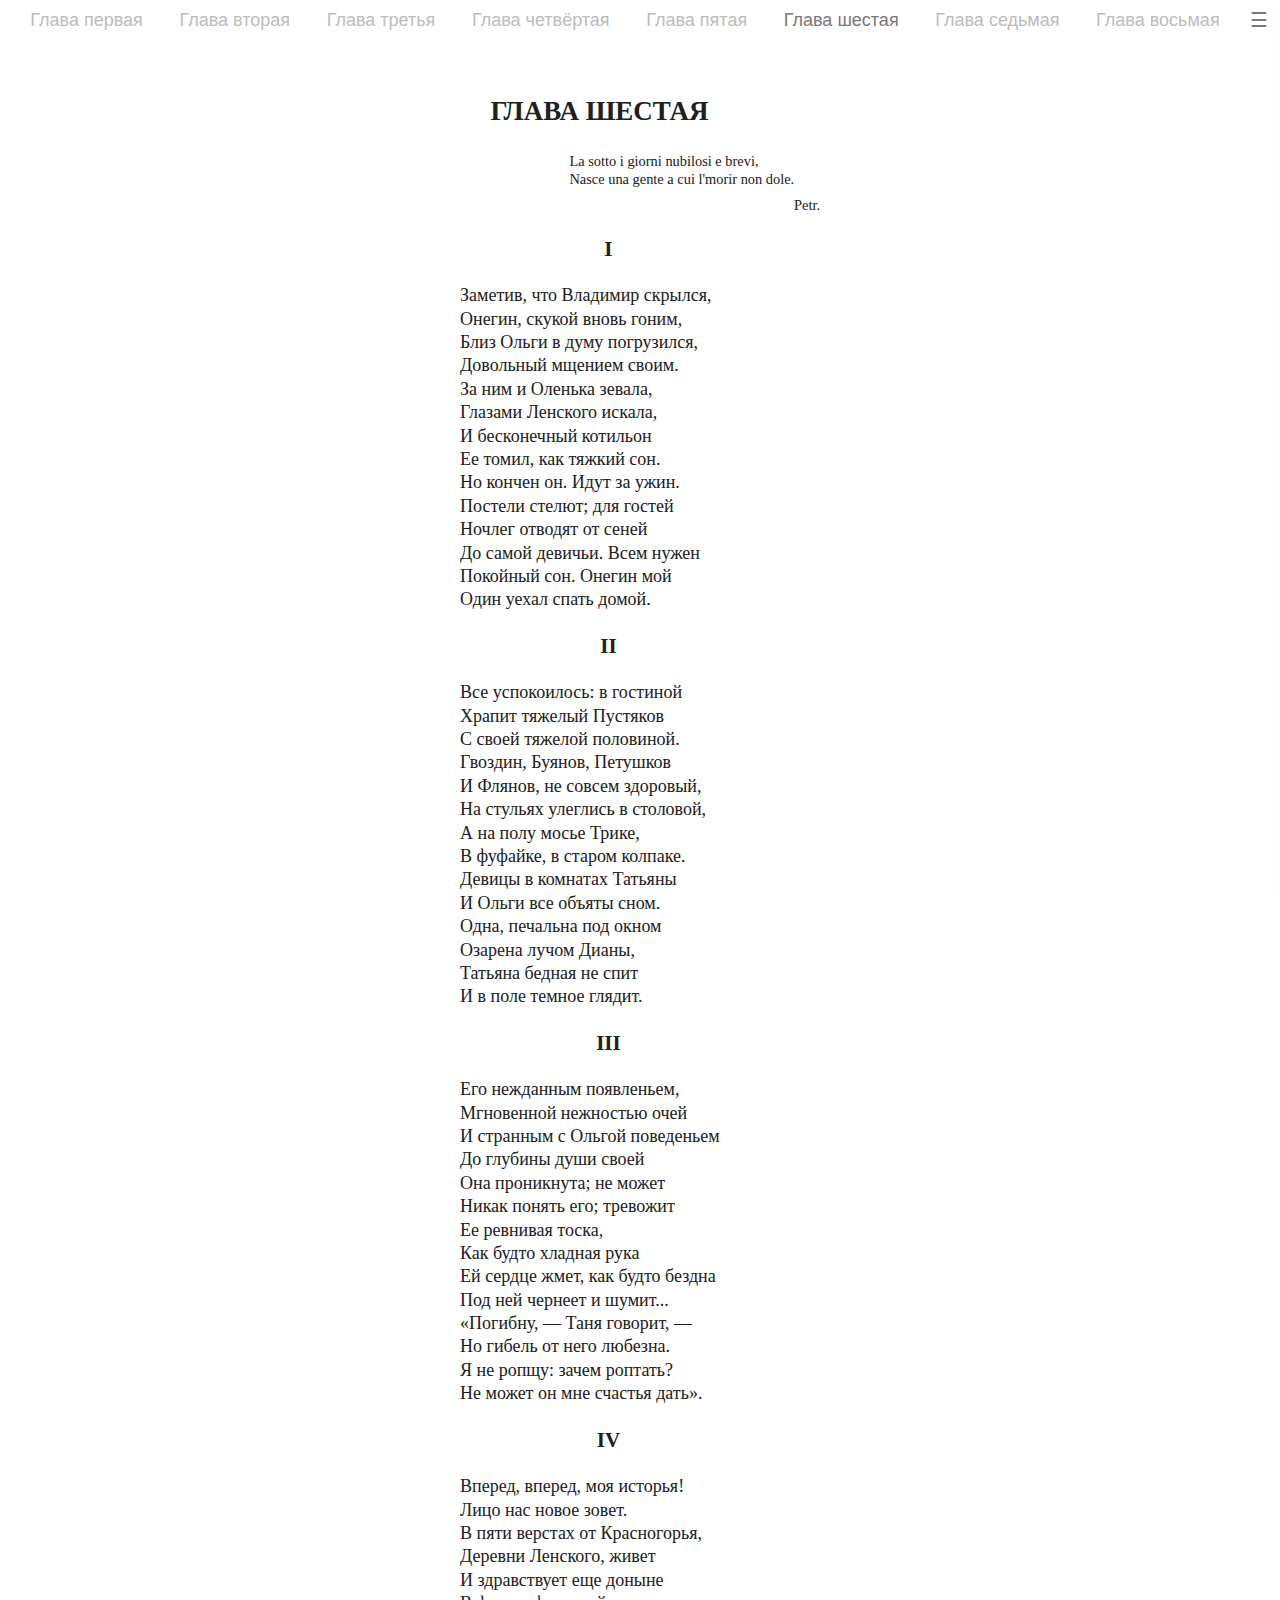
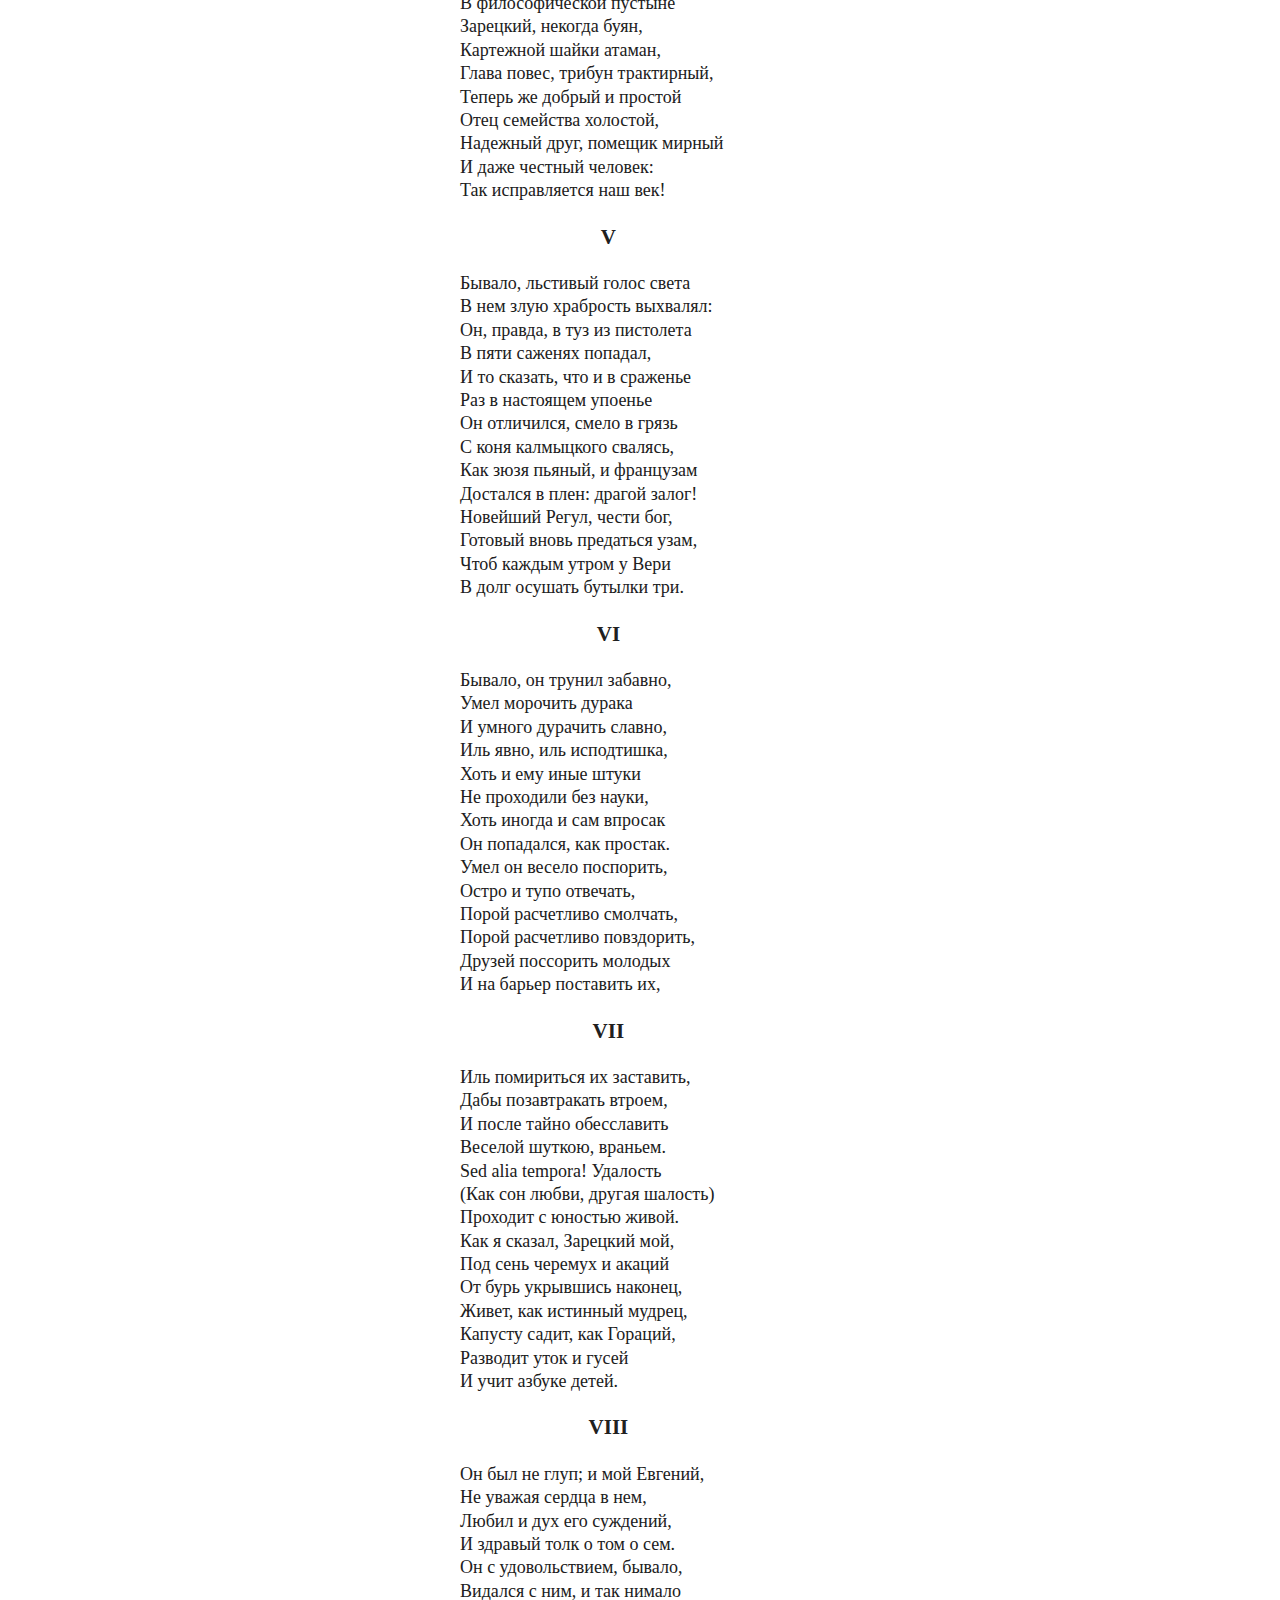
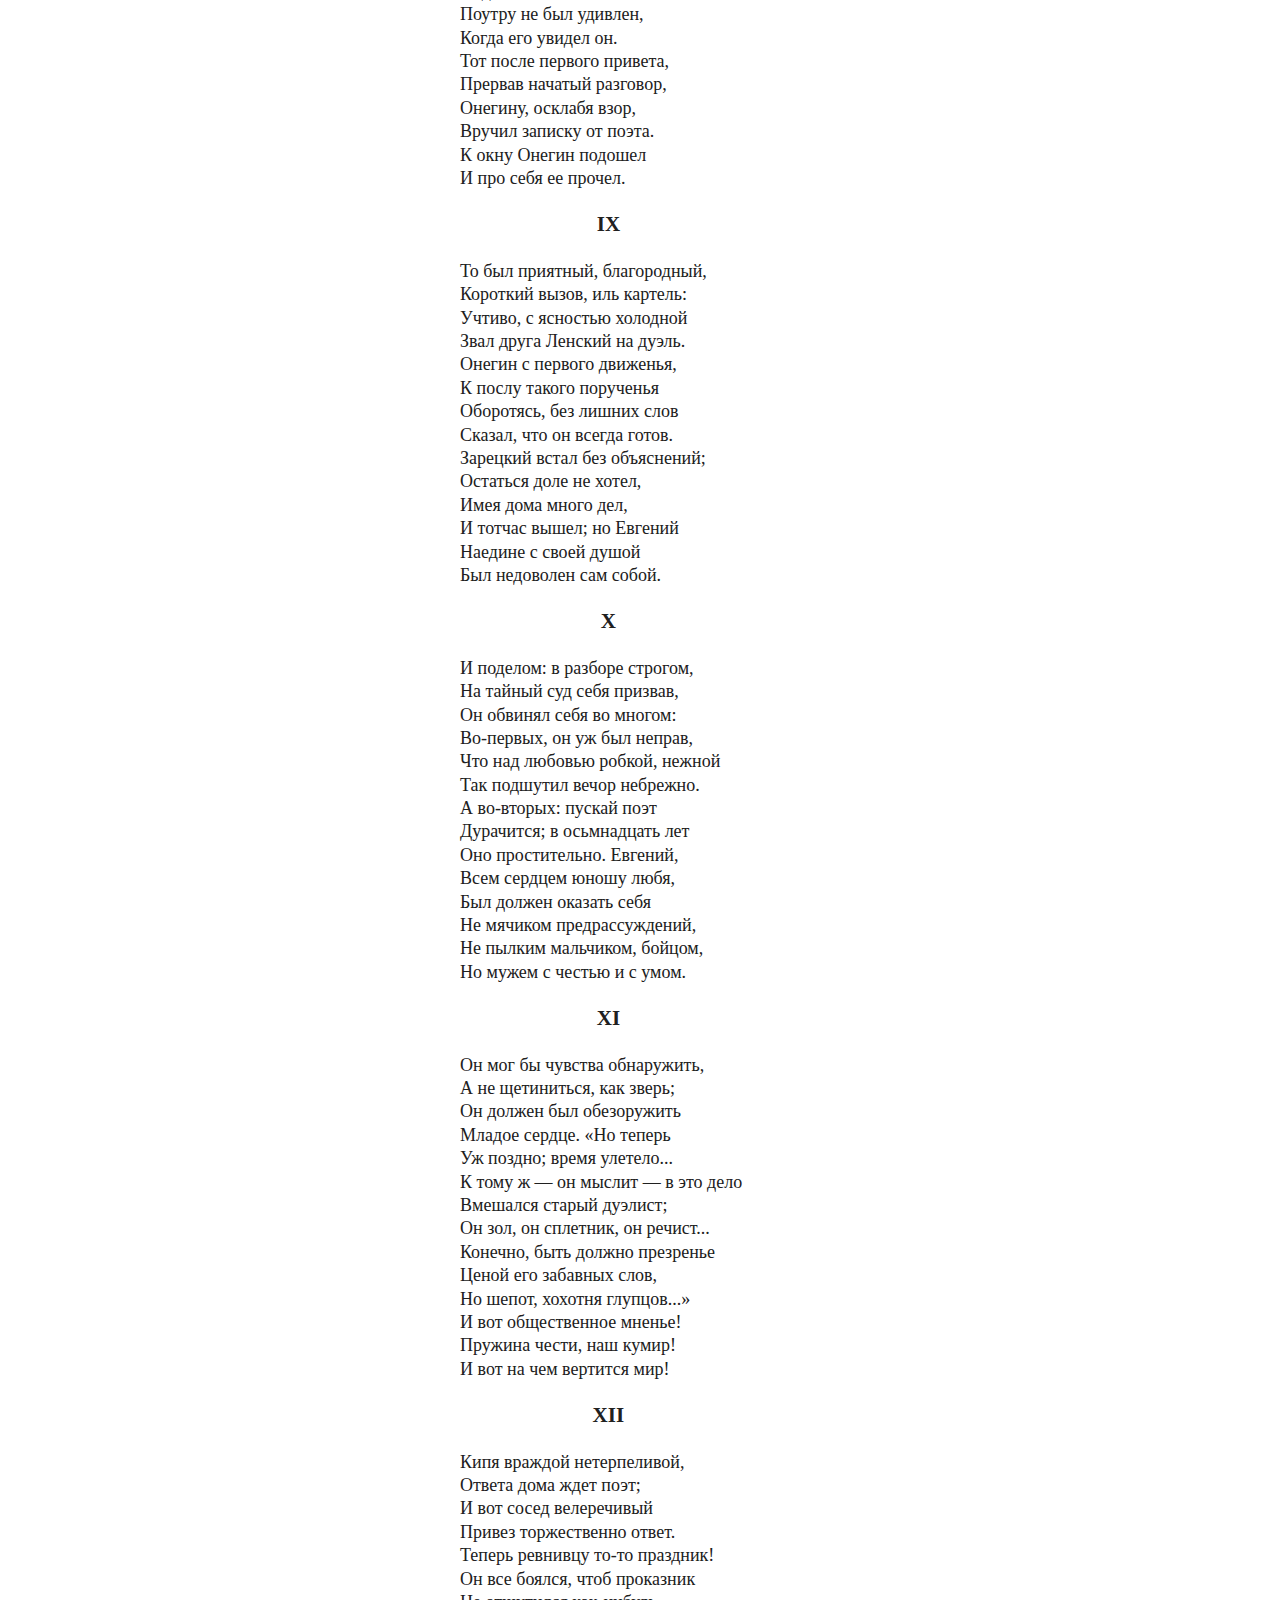
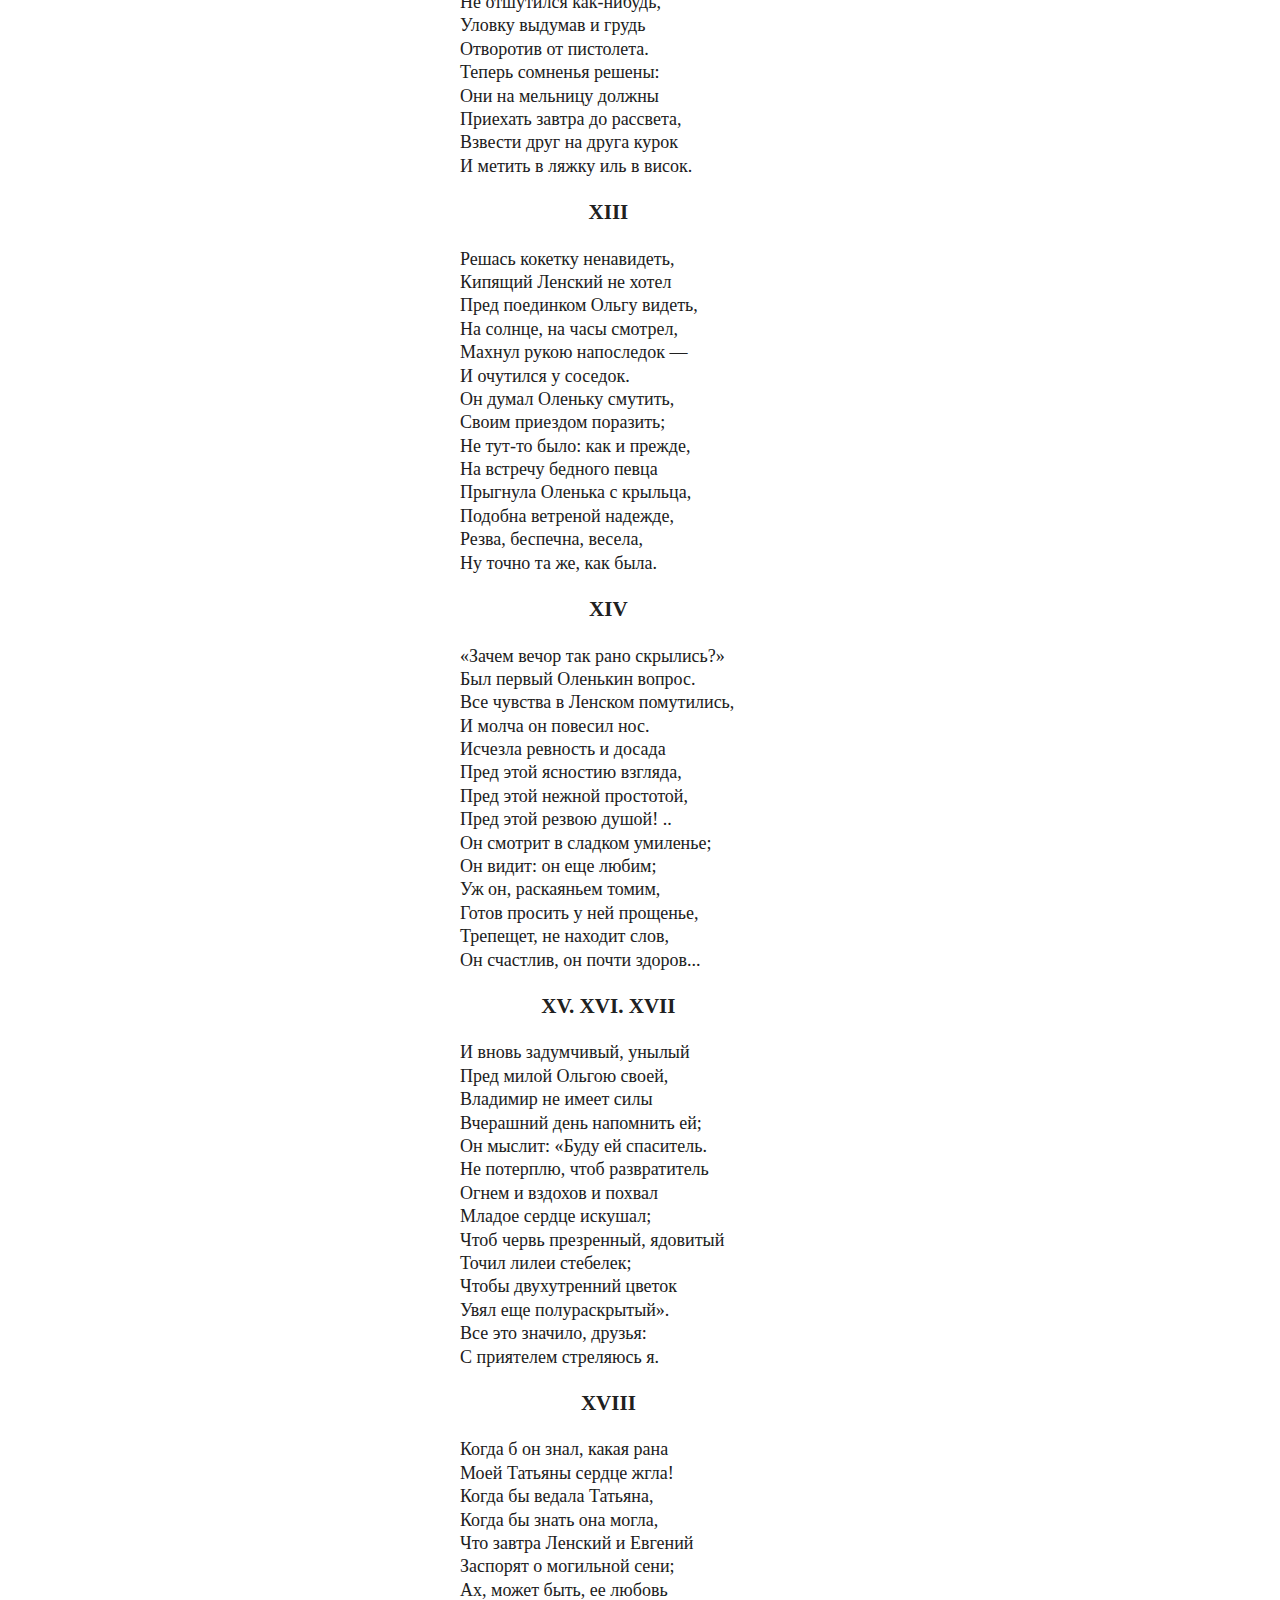
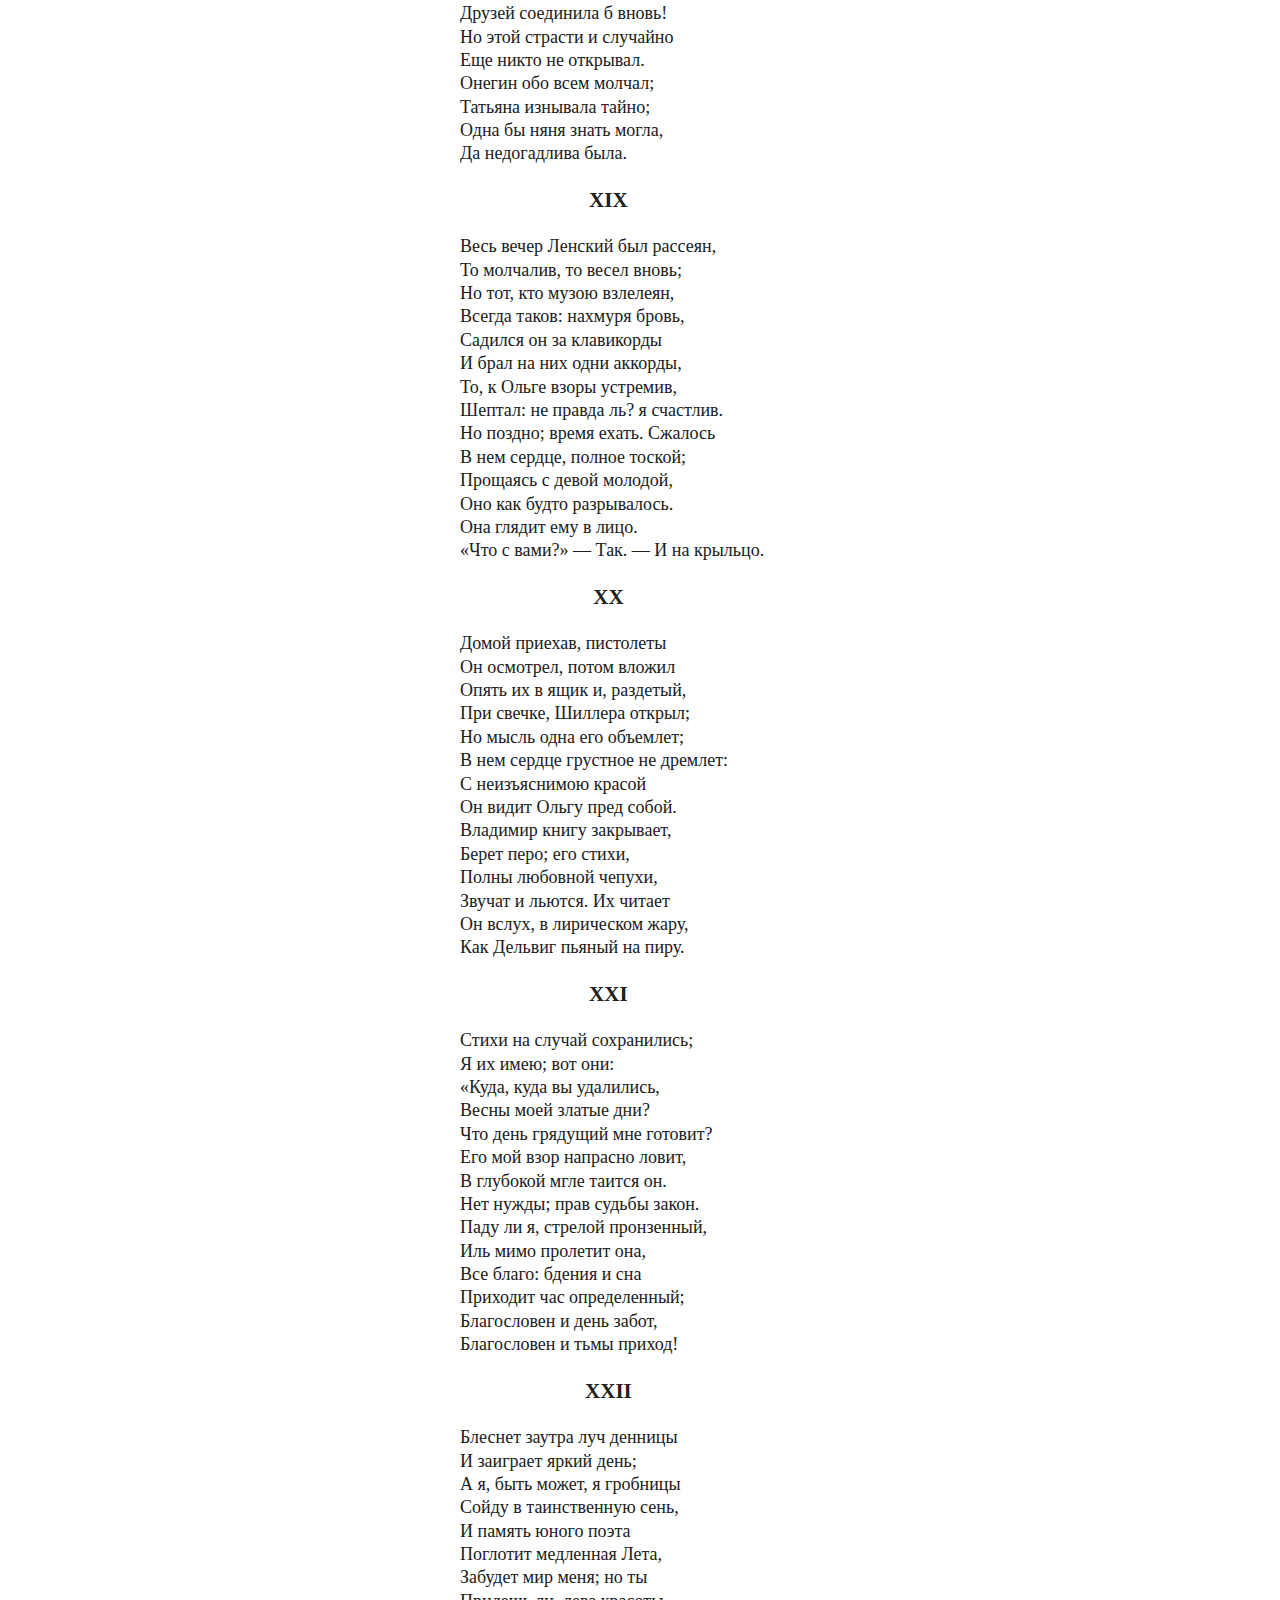
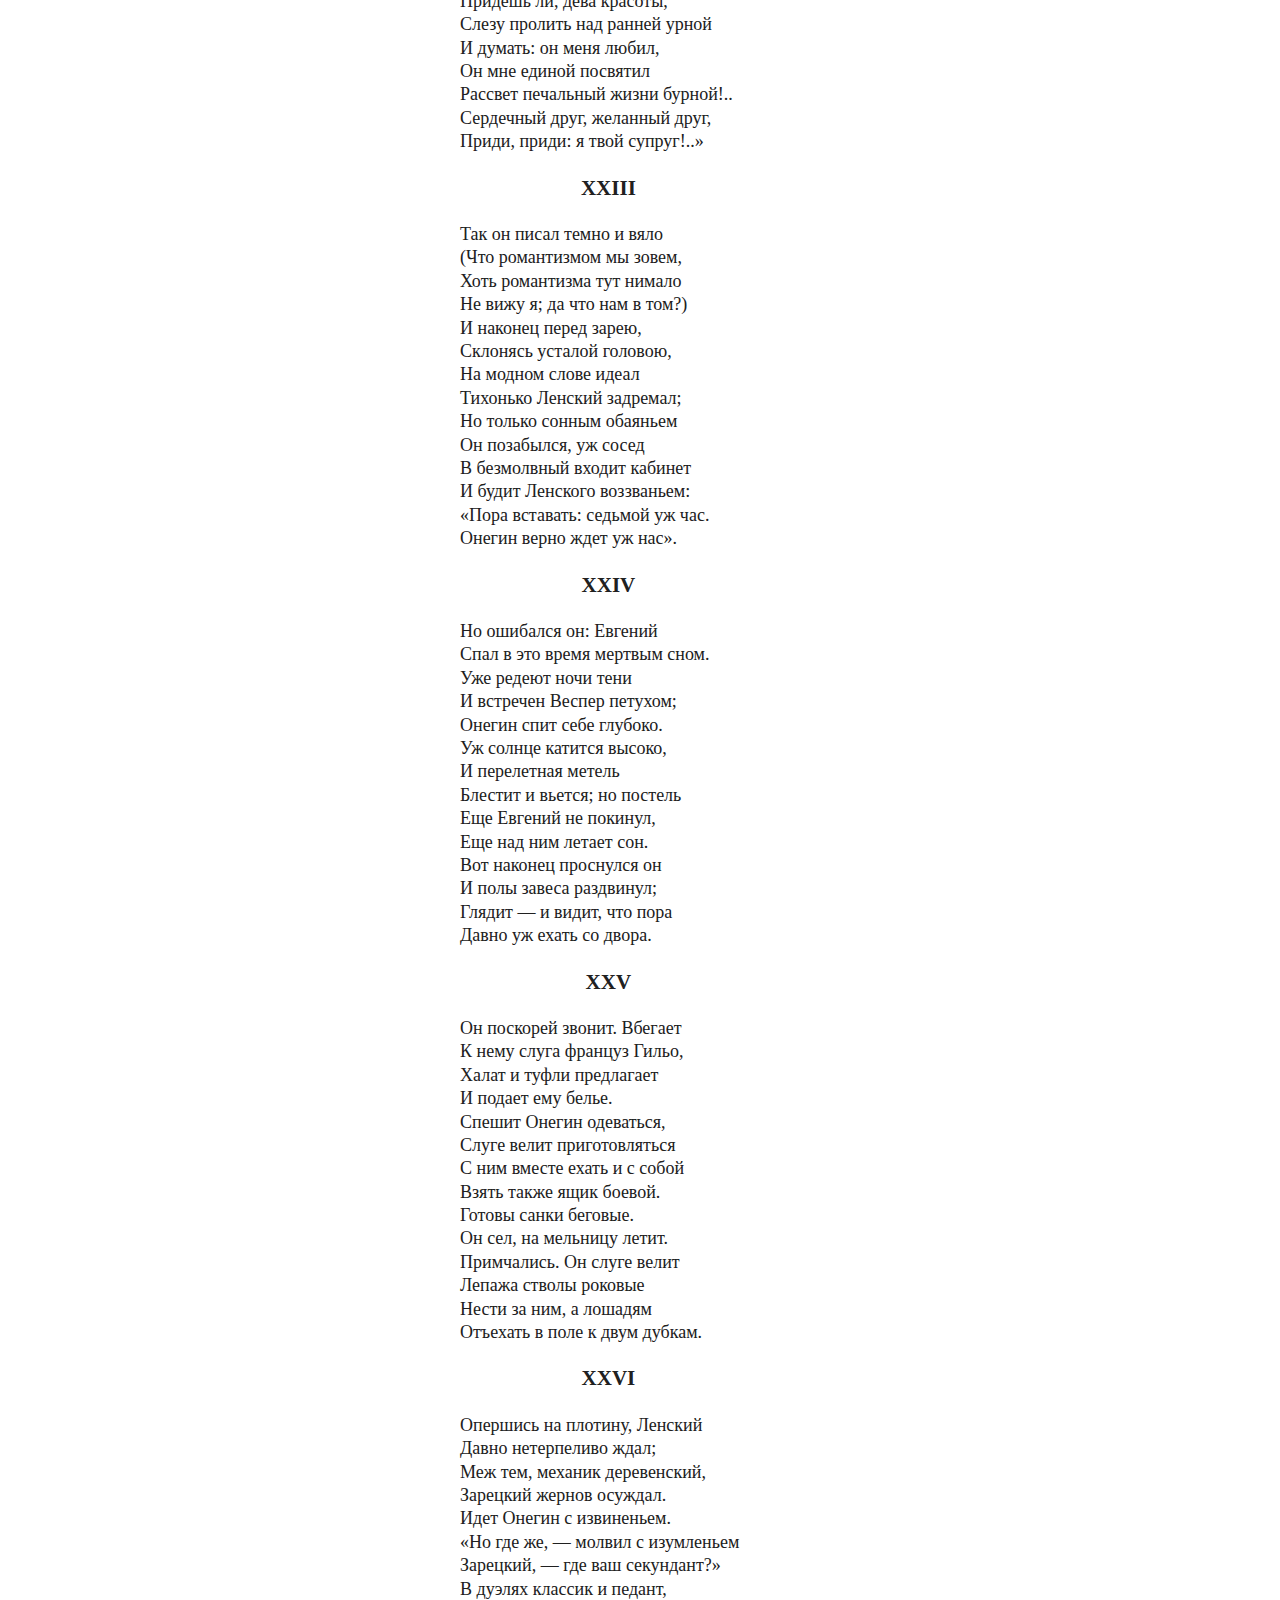
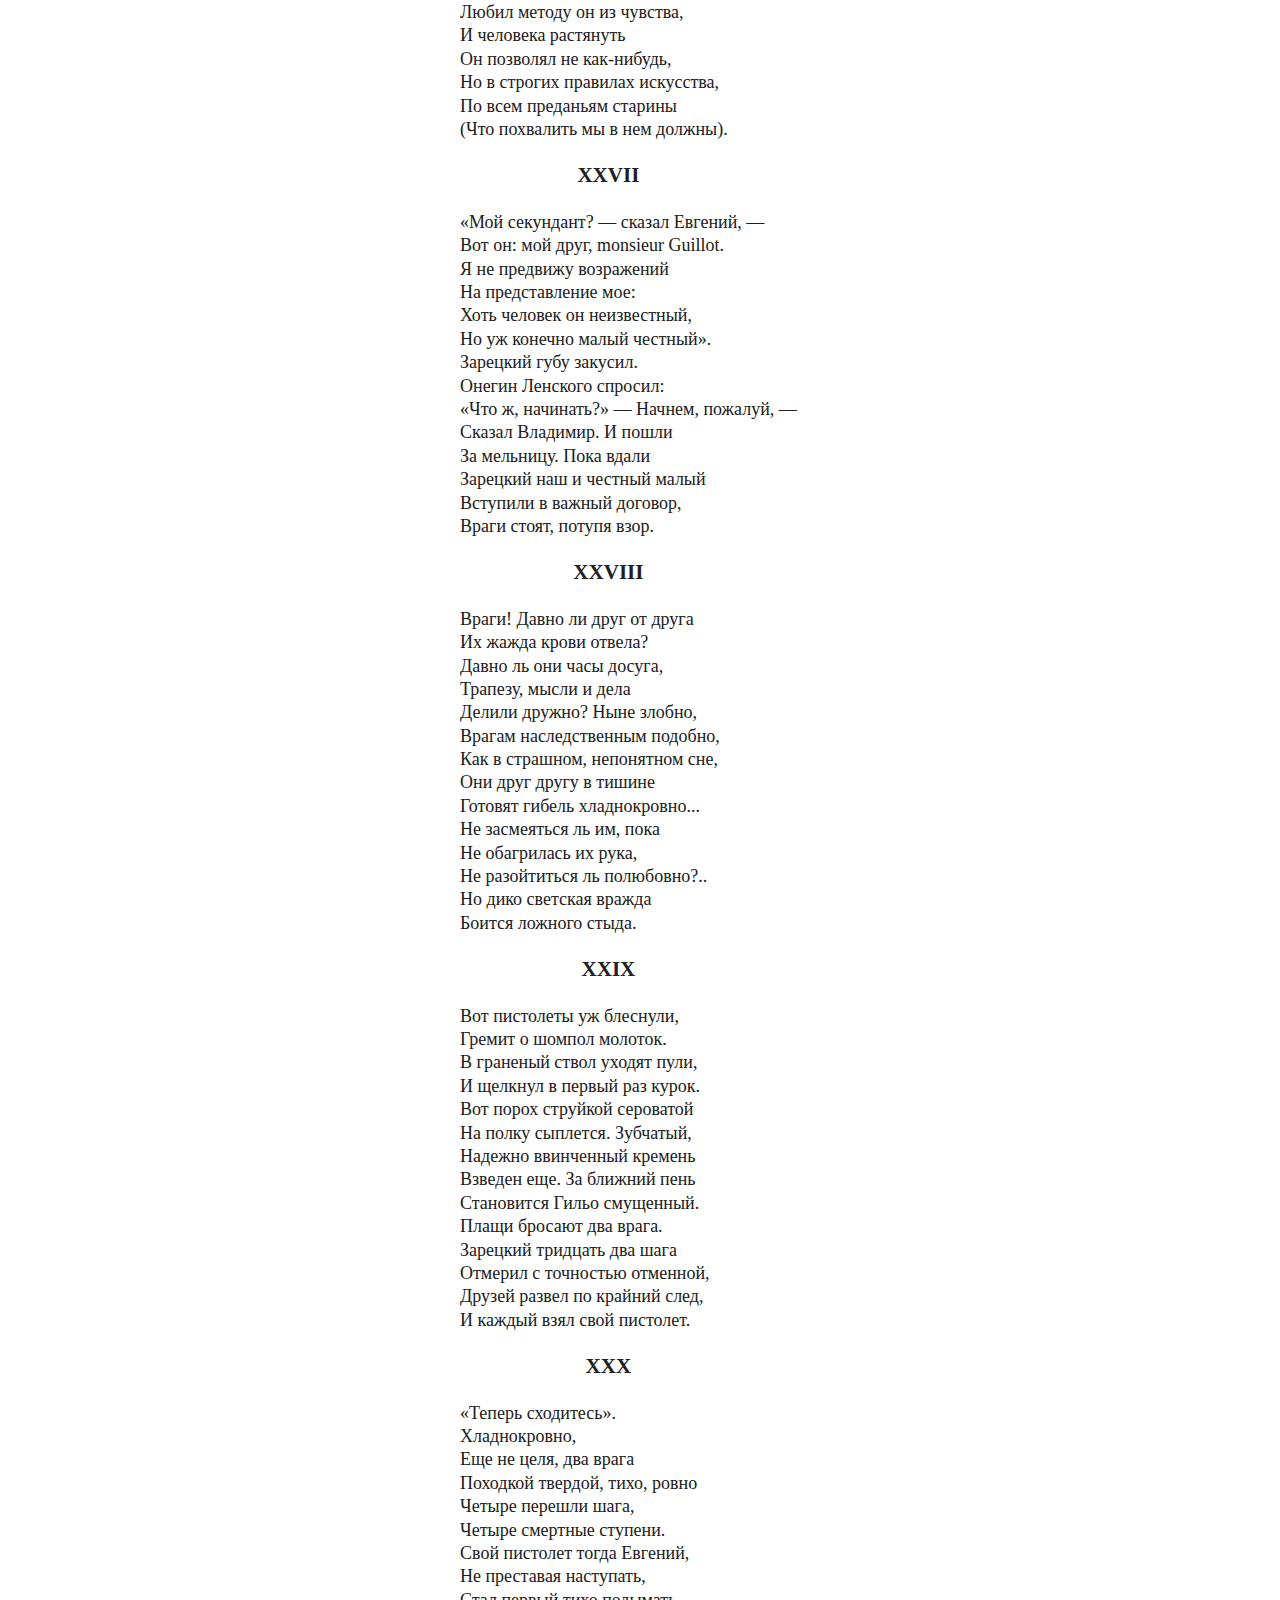
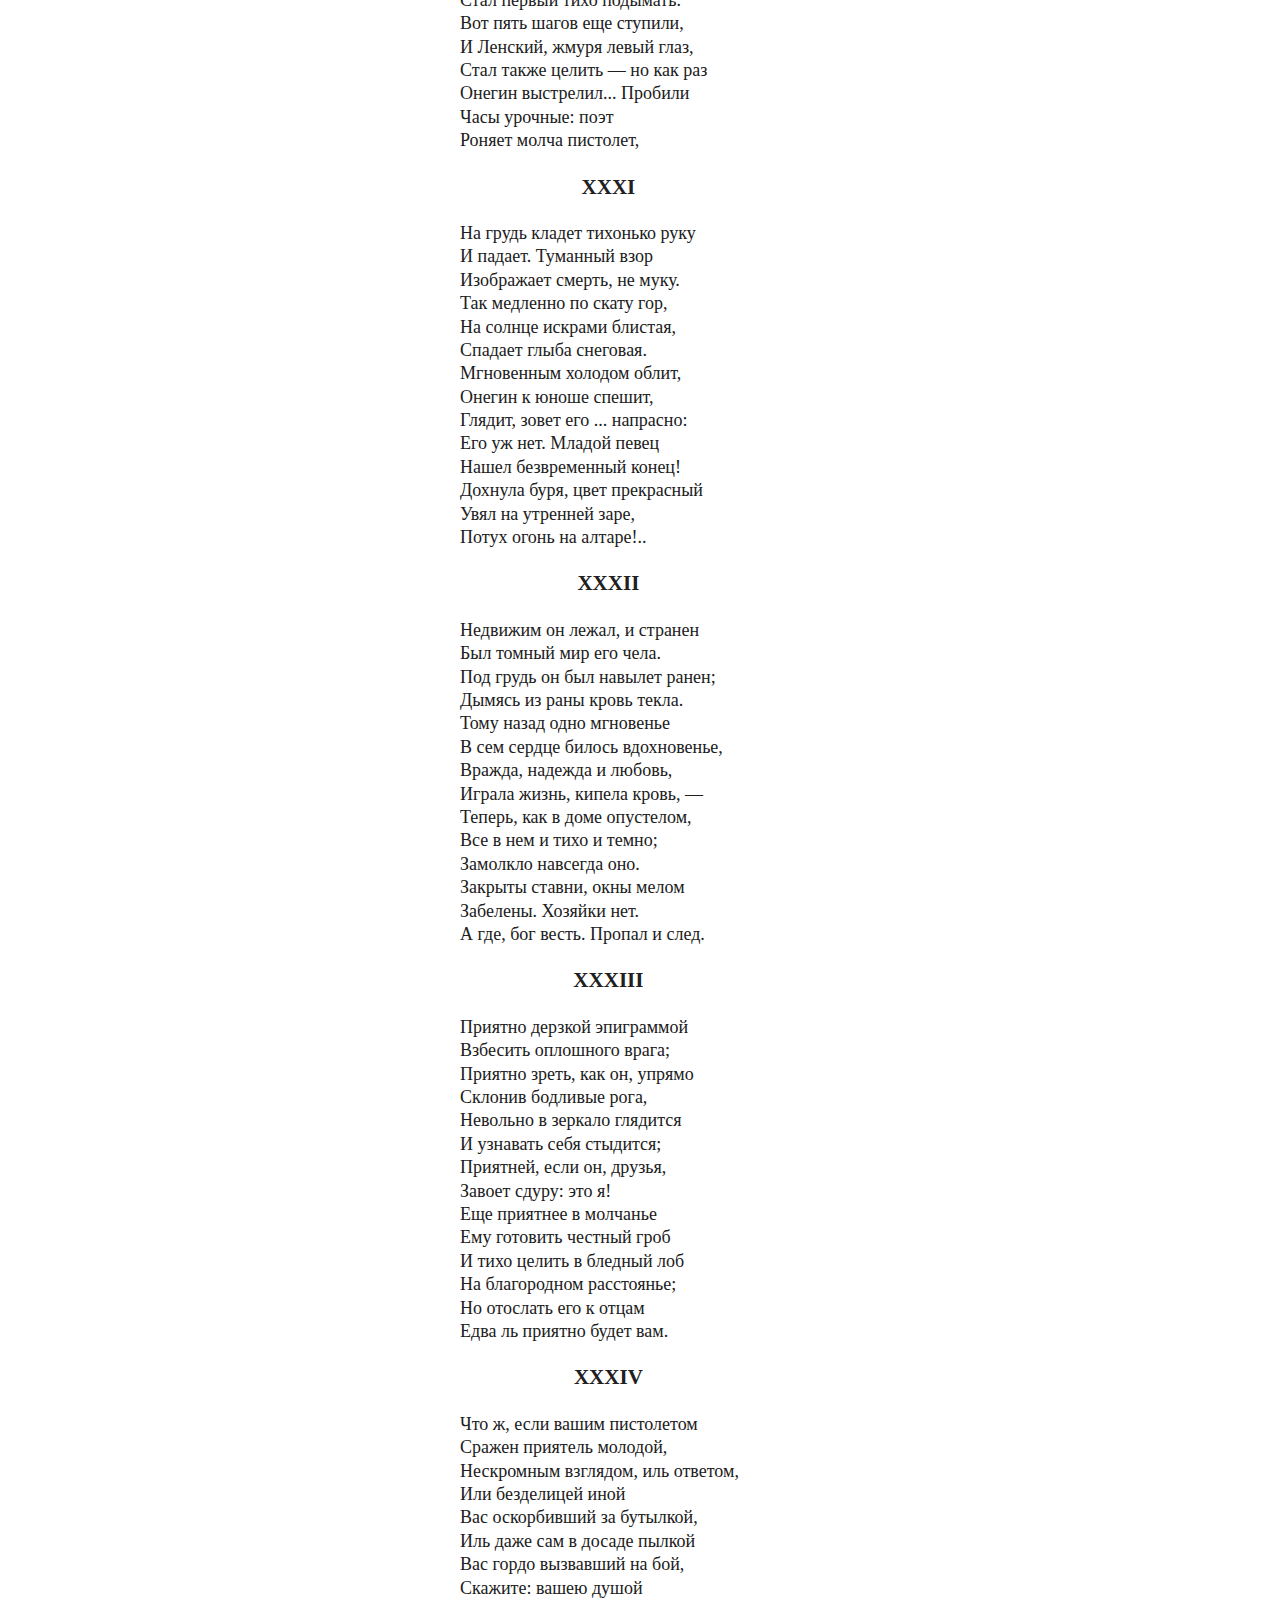
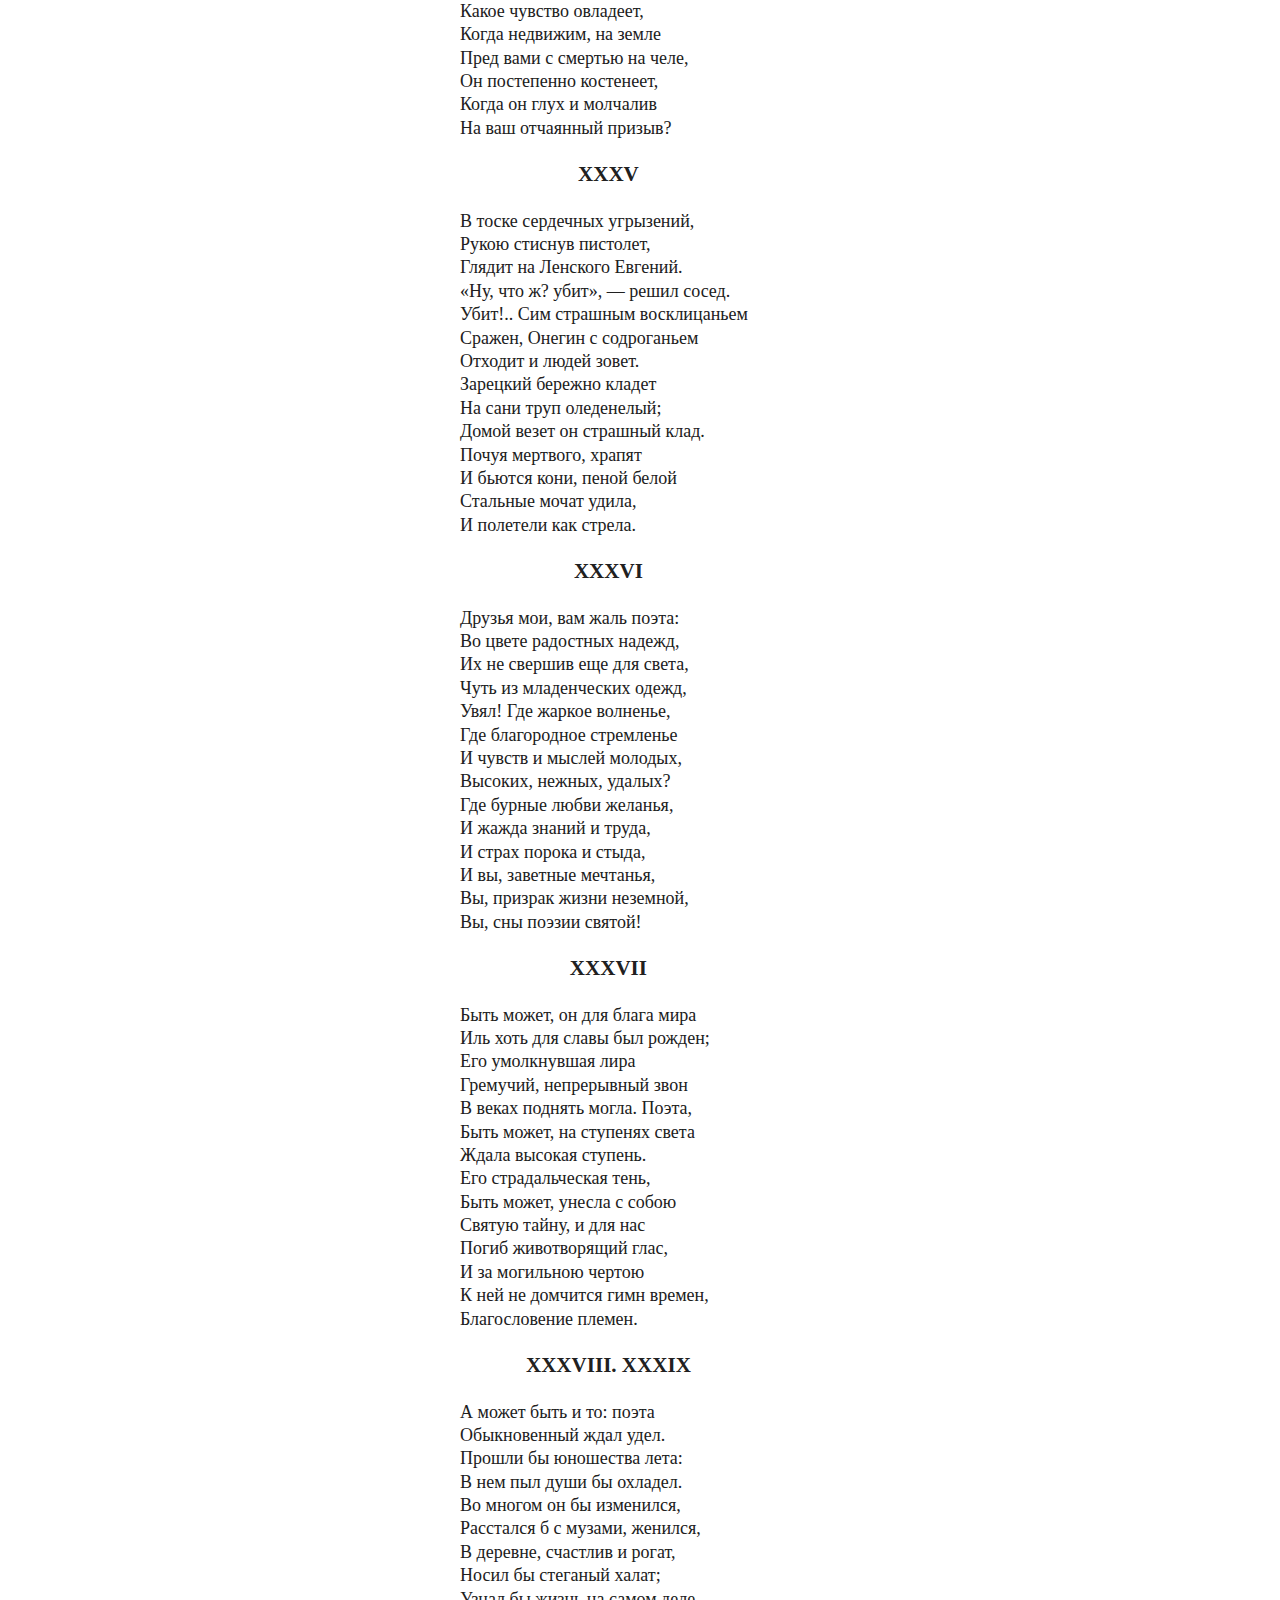
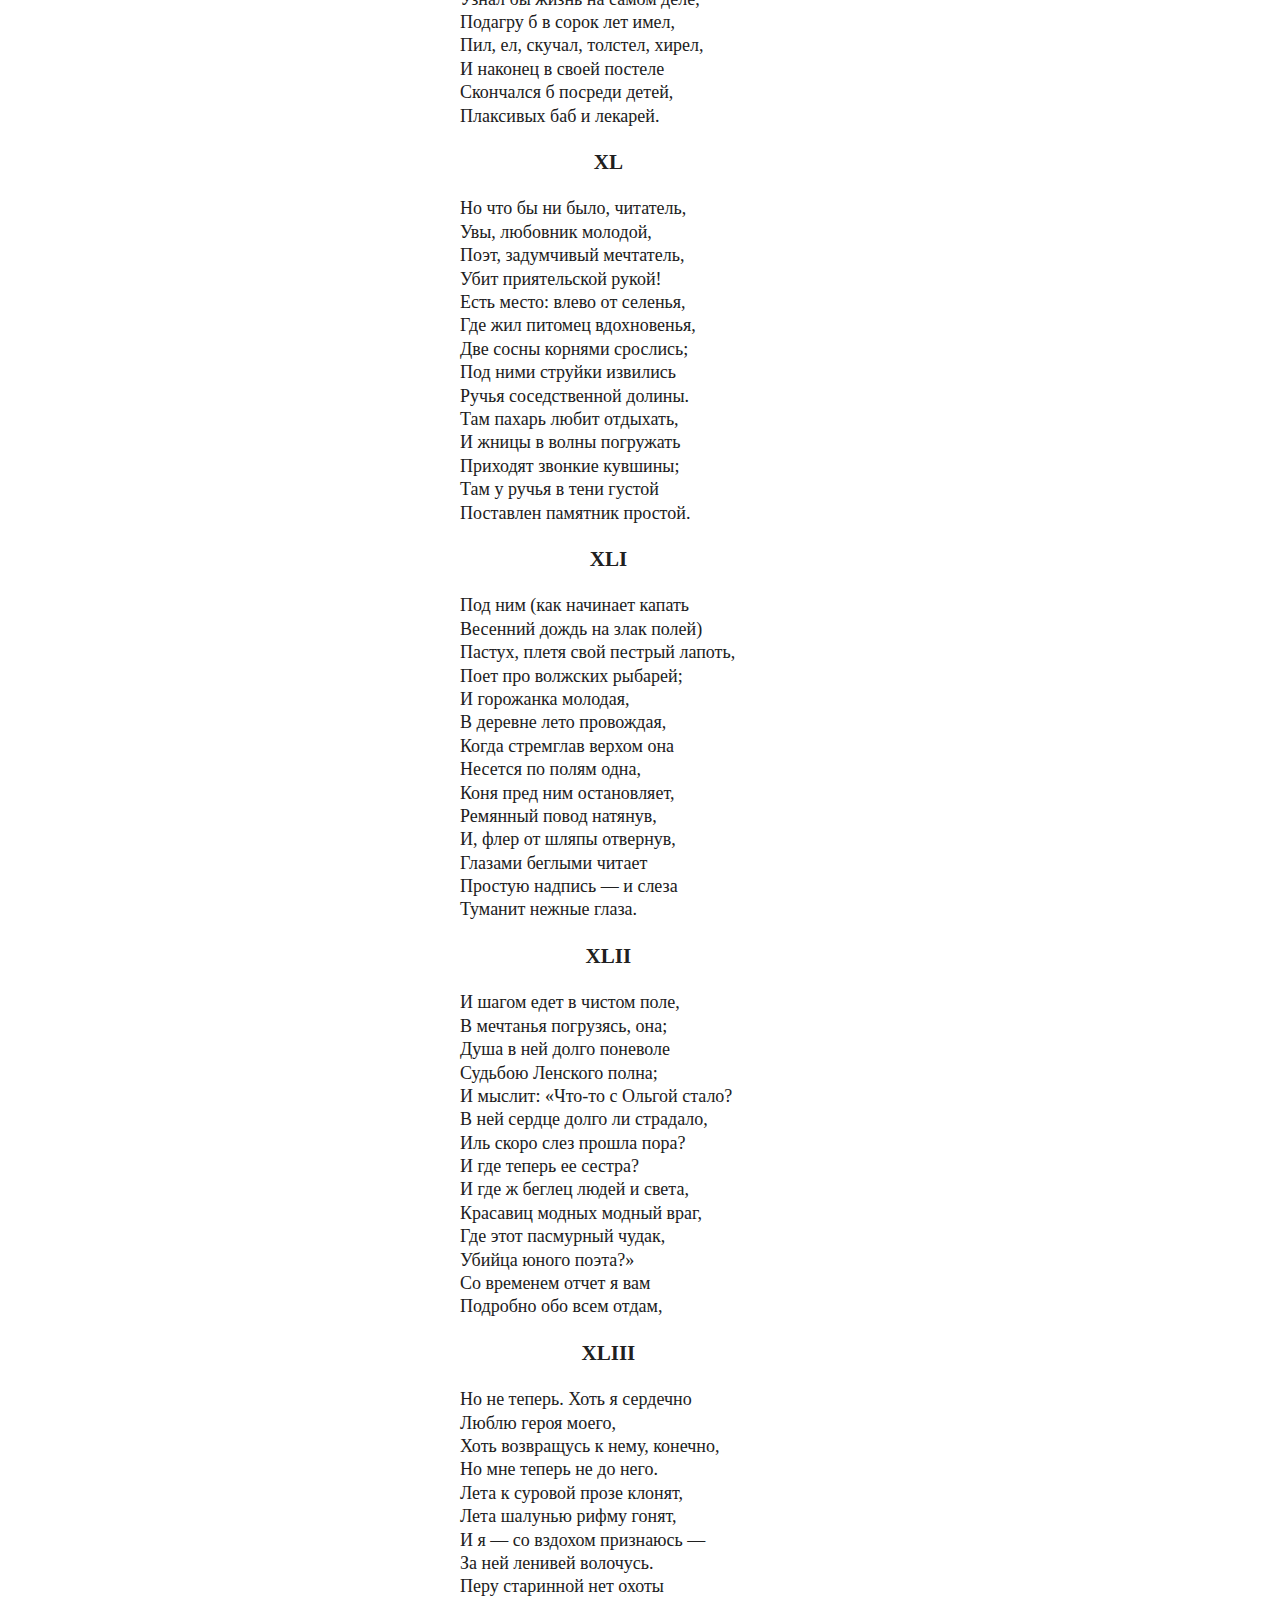
<file: ch6.html>
<!DOCTYPE html>
<html>
<head>
<meta name="viewport" content="width=device-width, initial-scale=1"/>
<meta http-equiv="Content-Type" content="text/html; charset=utf-8">
<title>Евгений Онегин — глава 6</title>
<link rel="stylesheet" href="css/onegin.css" type="text/css" media="screen">
<script src="js/smooth-scroll.min.js"></script>
<script src="js/onegin.min.js"></script>
</head>
<body>
<nav id="permanent">
    <a href="#" id="roast-beef">&#9776;</a>
</nav>

<nav id="chapters">
    <a href="ch1.html">
        <span class="chptr">Глава</span>
        <span class="short">1</span>
        <span class="long">первая</span>
    </a>
    <a href="ch2.html">
        <span class="chptr">Глава</span>
        <span class="short">2</span>
        <span class="long">вторая</span>
    </a>
    <a href="ch3.html">
        <span class="chptr">Глава</span>
        <span class="short">3</span>
        <span class="long">третья</span>
    </a>
    <a href="ch4.html">
        <span class="chptr">Глава</span>
        <span class="short">4</span>
        <span class="long">четвёртая</span>
    </a>
    <a href="ch5.html">
        <span class="chptr">Глава</span>
        <span class="short">5</span>
        <span class="long">пятая</span>
    </a>
    <a href="ch6.html" class="active">
        <span class="chptr">Глава</span>
        <span class="short">6</span>
        <span class="long">шестая</span>
    </a>
    <a href="ch7.html">
        <span class="chptr">Глава</span>
        <span class="short">7</span>
        <span class="long">седьмая</span>
    </a>
    <a href="ch8.html">
        <span class="chptr">Глава</span>
        <span class="short">8</span>
        <span class="long">восьмая</span>
    </a>
</nav>

<nav id="anchors">
<div id="themes-selector">
    <a href="#" id="white" class="white">&#10003;</a>
    <a href="#" id="sepia" class="sepia">&#10003;</a>
    <a href="#" id="black" class="black">&#10003;</a>
</div>
<a href="#p1" data-scroll>1. <small>Заметив, что Владимир скрылся,</small></a>
<a href="#p2" data-scroll>2. <small>Все успокоилось: в гостиной</small></a>
<a href="#p3" data-scroll>3. <small>Его нежданным появленьем,</small></a>
<a href="#p4" data-scroll>4. <small>Вперед, вперед, моя исторья!</small></a>
<a href="#p5" data-scroll>5. <small>Бывало, льстивый голос света</small></a>
<a href="#p6" data-scroll>6. <small>Бывало, он трунил забавно,</small></a>
<a href="#p7" data-scroll>7. <small>Иль помириться их заставить,</small></a>
<a href="#p8" data-scroll>8. <small>Он был не глуп; и мой Евгений,</small></a>
<a href="#p9" data-scroll>9. <small>То был приятный, благородный,</small></a>
<a href="#p10" data-scroll>10. <small>И поделом: в разборе строгом,</small></a>
<a href="#p11" data-scroll>11. <small>Он мог бы чувства обнаружить,</small></a>
<a href="#p12" data-scroll>12. <small>Кипя враждой нетерпеливой,</small></a>
<a href="#p13" data-scroll>13. <small>Решась кокетку ненавидеть,</small></a>
<a href="#p14" data-scroll>14. <small>«Зачем вечор так рано скрылись?»</small></a>
<a href="#p15" data-scroll>15. <small>И вновь задумчивый, унылый</small></a>
<a href="#p18" data-scroll>18. <small>Когда б он знал, какая рана</small></a>
<a href="#p19" data-scroll>19. <small>Весь вечер Ленский был рассеян,</small></a>
<a href="#p20" data-scroll>20. <small>Домой приехав, пистолеты</small></a>
<a href="#p21" data-scroll>21. <small>Стихи на случай сохранились;</small></a>
<a href="#p22" data-scroll>22. <small>Блеснет заутра луч денницы</small></a>
<a href="#p23" data-scroll>23. <small>Так он писал темно и вяло</small></a>
<a href="#p24" data-scroll>24. <small>Но ошибался он: Евгений</small></a>
<a href="#p25" data-scroll>25. <small>Он поскорей звонит. Вбегает</small></a>
<a href="#p26" data-scroll>26. <small>Опершись на плотину, Ленский</small></a>
<a href="#p27" data-scroll>27. <small>«Мой секундант? — сказал Евгений, —</small></a>
<a href="#p28" data-scroll>28. <small>Враги! Давно ли друг от друга</small></a>
<a href="#p29" data-scroll>29. <small>Вот пистолеты уж блеснули,</small></a>
<a href="#p30" data-scroll>30. <small>«Теперь сходитесь».</small></a>
<a href="#p31" data-scroll>31. <small>На грудь кладет тихонько руку</small></a>
<a href="#p32" data-scroll>32. <small>Недвижим он лежал, и странен</small></a>
<a href="#p33" data-scroll>33. <small>Приятно дерзкой эпиграммой</small></a>
<a href="#p34" data-scroll>34. <small>Что ж, если вашим пистолетом</small></a>
<a href="#p35" data-scroll>35. <small>В тоске сердечных угрызений,</small></a>
<a href="#p36" data-scroll>36. <small>Друзья мои, вам жаль поэта:</small></a>
<a href="#p37" data-scroll>37. <small>Быть может, он для блага мира</small></a>
<a href="#p38" data-scroll>38. <small>А может быть и то: поэта</small></a>
<a href="#p40" data-scroll>40. <small>Но что бы ни было, читатель,</small></a>
<a href="#p41" data-scroll>41. <small>Под ним (как начинает капать</small></a>
<a href="#p42" data-scroll>42. <small>И шагом едет в чистом поле,</small></a>
<a href="#p43" data-scroll>43. <small>Но не теперь. Хоть я сердечно</small></a>
<a href="#p44" data-scroll>44. <small>Познал я глас иных желаний,</small></a>
<a href="#p45" data-scroll>45. <small>Так, полдень мой настал, и нужно</small></a>
<a href="#p46" data-scroll>46. <small>Дай оглянусь. Простите ж, сени,</small></a>
</nav>

<main>
<div class="text">
<h2><span id="p1">ГЛАВА ШЕСТАЯ</span></h2>

<quote>
<div style="width:17.4em">La sotto i giorni nubilosi e brevi,<br/>
Nasce una gente a cui l'morir non dole.</div>
<br/>
Petr.
</quote>

<h3>I</h3>
<p>Заметив, что Владимир скрылся,
Онегин, скукой вновь гоним,
Близ Ольги в думу погрузился,
Довольный мщением своим.
За ним и Оленька зевала,
Глазами Ленского искала,
И бесконечный котильон
Ее томил, как тяжкий сон.
Но кончен он. Идут за ужин.
Постели стелют; для гостей
Ночлег отводят от сеней
До самой девичьи. Всем нужен
Покойный сон. Онегин мой
Один уехал спать домой.
</p>
<h3><span id="p2">II</span></h3>
<p>Все успокоилось: в гостиной
Храпит тяжелый Пустяков
С своей тяжелой половиной.
Гвоздин, Буянов, Петушков
И Флянов, не совсем здоровый,
На стульях улеглись в столовой,
А на полу мосье Трике,
В фуфайке, в старом колпаке.
Девицы в комнатах Татьяны
И Ольги все объяты сном.
Одна, печальна под окном
Озарена лучом Дианы,
Татьяна бедная не спит
И в поле темное глядит.
</p>
<h3><span id="p3">III</span></h3>
<p>Его нежданным появленьем,
Мгновенной нежностью очей
И странным с Ольгой поведеньем
До глубины души своей
Она проникнута; не может
Никак понять его; тревожит
Ее ревнивая тоска,
Как будто хладная рука
Ей сердце жмет, как будто бездна
Под ней чернеет и шумит...
«Погибну, — Таня говорит, —
Но гибель от него любезна.
Я не ропщу: зачем роптать?
Не может он мне счастья дать».
</p>
<h3><span id="p4">IV</span></h3>
<p>Вперед, вперед, моя исторья!
Лицо нас новое зовет.
В пяти верстах от Красногорья,
Деревни Ленского, живет
И здравствует еще доныне
В философической пустыне
Зарецкий, некогда буян,
Картежной шайки атаман,
Глава повес, трибун трактирный,
Теперь же добрый и простой
Отец семейства холостой,
Надежный друг, помещик мирный
И даже честный человек:
Так исправляется наш век!
</p>
<h3><span id="p5">V</span></h3>
<p>Бывало, льстивый голос света
В нем злую храбрость выхвалял:
Он, правда, в туз из пистолета
В пяти саженях попадал,
И то сказать, что и в сраженье
Раз в настоящем упоенье
Он отличился, смело в грязь
С коня калмыцкого свалясь,
Как зюзя пьяный, и французам
Достался в плен: драгой залог!
Новейший Регул, чести бог,
Готовый вновь предаться узам,
Чтоб каждым утром у Вери<sup>{37}</sup>
В долг осушать бутылки три.
</p>
<h3><span id="p6">VI</span></h3>
<p>Бывало, он трунил забавно,
Умел морочить дурака
И умного дурачить славно,
Иль явно, иль исподтишка,
Хоть и ему иные штуки
Не проходили без науки,
Хоть иногда и сам впросак
Он попадался, как простак.
Умел он весело поспорить,
Остро и тупо отвечать,
Порой расчетливо смолчать,
Порой расчетливо повздорить,
Друзей поссорить молодых
И на барьер поставить их,
</p>
<h3><span id="p7">VII</span></h3>
<p>Иль помириться их заставить,
Дабы позавтракать втроем,
И после тайно обесславить
Веселой шуткою, враньем.
Sed alia tempora! Удалость
(Как сон любви, другая шалость)
Проходит с юностью живой.
Как я сказал, Зарецкий мой,
Под сень черемух и акаций
От бурь укрывшись наконец,
Живет, как истинный мудрец,
Капусту садит, как Гораций,
Разводит уток и гусей
И учит азбуке детей.
</p>
<h3><span id="p8">VIII</span></h3>
<p>Он был не глуп; и мой Евгений,
Не уважая сердца в нем,
Любил и дух его суждений,
И здравый толк о том о сем.
Он с удовольствием, бывало,
Видался с ним, и так нимало
Поутру не был удивлен,
Когда его увидел он.
Тот после первого привета,
Прервав начатый разговор,
Онегину, осклабя взор,
Вручил записку от поэта.
К окну Онегин подошел
И про себя ее прочел.
</p>
<h3><span id="p9">IX</span></h3>
<p>То был приятный, благородный,
Короткий вызов, иль картель:
Учтиво, с ясностью холодной
Звал друга Ленский на дуэль.
Онегин с первого движенья,
К послу такого порученья
Оборотясь, без лишних слов
Сказал, что он всегда готов.
Зарецкий встал без объяснений;
Остаться доле не хотел,
Имея дома много дел,
И тотчас вышел; но Евгений
Наедине с своей душой
Был недоволен сам собой.
</p>
<h3><span id="p10">X</span></h3>
<p>И поделом: в разборе строгом,
На тайный суд себя призвав,
Он обвинял себя во многом:
Во-первых, он уж был неправ,
Что над любовью робкой, нежной
Так подшутил вечор небрежно.
А во-вторых: пускай поэт
Дурачится; в осьмнадцать лет
Оно простительно. Евгений,
Всем сердцем юношу любя,
Был должен оказать себя
Не мячиком предрассуждений,
Не пылким мальчиком, бойцом,
Но мужем с честью и с умом.
</p>
<h3><span id="p11">XI</span></h3>
<p>Он мог бы чувства обнаружить,
А не щетиниться, как зверь;
Он должен был обезоружить
Младое сердце. «Но теперь
Уж поздно; время улетело...
К тому ж — он мыслит — в это дело
Вмешался старый дуэлист;
Он зол, он сплетник, он речист...
Конечно, быть должно презренье
Ценой его забавных слов,
Но шепот, хохотня глупцов...»
И вот общественное мненье!<sup>{38}</sup>
Пружина чести, наш кумир!
И вот на чем вертится мир!
</p>
<h3><span id="p12">XII</span></h3>
<p>Кипя враждой нетерпеливой,
Ответа дома ждет поэт;
И вот сосед велеречивый
Привез торжественно ответ.
Теперь ревнивцу то-то праздник!
Он все боялся, чтоб проказник
Не отшутился как-нибудь,
Уловку выдумав и грудь
Отворотив от пистолета.
Теперь сомненья решены:
Они на мельницу должны
Приехать завтра до рассвета,
Взвести друг на друга курок
И метить в ляжку иль в висок.
</p>
<h3><span id="p13">XIII</span></h3>
<p>Решась кокетку ненавидеть,
Кипящий Ленский не хотел
Пред поединком Ольгу видеть,
На солнце, на часы смотрел,
Махнул рукою напоследок —
И очутился у соседок.
Он думал Оленьку смутить,
Своим приездом поразить;
Не тут-то было: как и прежде,
На встречу бедного певца
Прыгнула Оленька с крыльца,
Подобна ветреной надежде,
Резва, беспечна, весела,
Ну точно та же, как была.
</p>
<h3><span id="p14">XIV</span></h3>
<p>«Зачем вечор так рано скрылись?»
Был первый Оленькин вопрос.
Все чувства в Ленском помутились,
И молча он повесил нос.
Исчезла ревность и досада
Пред этой ясностию взгляда,
Пред этой нежной простотой,
Пред этой резвою душой! ..
Он смотрит в сладком умиленье;
Он видит: он еще любим;
Уж он, раскаяньем томим,
Готов просить у ней прощенье,
Трепещет, не находит слов,
Он счастлив, он почти здоров...
</p>
<h3><span id="p15">XV. XVI. XVII</span></h3>
<p>И вновь задумчивый, унылый
Пред милой Ольгою своей,
Владимир не имеет силы
Вчерашний день напомнить ей;
Он мыслит: «Буду ей спаситель.
Не потерплю, чтоб развратитель
Огнем и вздохов и похвал
Младое сердце искушал;
Чтоб червь презренный, ядовитый
Точил лилеи стебелек;
Чтобы двухутренний цветок
Увял еще полураскрытый».
Все это значило, друзья:
С приятелем стреляюсь я.
</p>
<h3><span id="p18">XVIII</span></h3>
<p>Когда б он знал, какая рана
Моей Татьяны сердце жгла!
Когда бы ведала Татьяна,
Когда бы знать она могла,
Что завтра Ленский и Евгений
Заспорят о могильной сени;
Ах, может быть, ее любовь
Друзей соединила б вновь!
Но этой страсти и случайно
Еще никто не открывал.
Онегин обо всем молчал;
Татьяна изнывала тайно;
Одна бы няня знать могла,
Да недогадлива была.
</p>
<h3><span id="p19">XIX</span></h3>
<p>Весь вечер Ленский был рассеян,
То молчалив, то весел вновь;
Но тот, кто музою взлелеян,
Всегда таков: нахмуря бровь,
Садился он за клавикорды
И брал на них одни аккорды,
То, к Ольге взоры устремив,
Шептал: не правда ль? я счастлив.
Но поздно; время ехать. Сжалось
В нем сердце, полное тоской;
Прощаясь с девой молодой,
Оно как будто разрывалось.
Она глядит ему в лицо.
«Что с вами?» — Так. — И на крыльцо.
</p>
<h3><span id="p20">XX</span></h3>
<p>Домой приехав, пистолеты
Он осмотрел, потом вложил
Опять их в ящик и, раздетый,
При свечке, Шиллера открыл;
Но мысль одна его объемлет;
В нем сердце грустное не дремлет:
С неизъяснимою красой
Он видит Ольгу пред собой.
Владимир книгу закрывает,
Берет перо; его стихи,
Полны любовной чепухи,
Звучат и льются. Их читает
Он вслух, в лирическом жару,
Как Дельвиг пьяный на пиру.
</p>
<h3><span id="p21">XXI</span></h3>
<p>Стихи на случай сохранились;
Я их имею; вот они:
«Куда, куда вы удалились,
Весны моей златые дни?
Что день грядущий мне готовит?
Его мой взор напрасно ловит,
В глубокой мгле таится он.
Нет нужды; прав судьбы закон.
Паду ли я, стрелой пронзенный,
Иль мимо пролетит она,
Все благо: бдения и сна
Приходит час определенный;
Благословен и день забот,
Благословен и тьмы приход!
</p>
<h3><span id="p22">XXII</span></h3>
<p>Блеснет заутра луч денницы
И заиграет яркий день;
А я, быть может, я гробницы
Сойду в таинственную сень,
И память юного поэта
Поглотит медленная Лета,
Забудет мир меня; но ты
Придешь ли, дева красоты,
Слезу пролить над ранней урной
И думать: он меня любил,
Он мне единой посвятил
Рассвет печальный жизни бурной!..
Сердечный друг, желанный друг,
Приди, приди: я твой супруг!..»
</p>
<h3><span id="p23">XXIII</span></h3>
<p>Так он писал темно и вяло
(Что романтизмом мы зовем,
Хоть романтизма тут нимало
Не вижу я; да что нам в том?)
И наконец перед зарею,
Склонясь усталой головою,
На модном слове идеал
Тихонько Ленский задремал;
Но только сонным обаяньем
Он позабылся, уж сосед
В безмолвный входит кабинет
И будит Ленского воззваньем:
«Пора вставать: седьмой уж час.
Онегин верно ждет уж нас».
</p>
<h3><span id="p24">XXIV</span></h3>
<p>Но ошибался он: Евгений
Спал в это время мертвым сном.
Уже редеют ночи тени
И встречен Веспер петухом;
Онегин спит себе глубоко.
Уж солнце катится высоко,
И перелетная метель
Блестит и вьется; но постель
Еще Евгений не покинул,
Еще над ним летает сон.
Вот наконец проснулся он
И полы завеса раздвинул;
Глядит — и видит, что пора
Давно уж ехать со двора.
</p>
<h3><span id="p25">XXV</span></h3>
<p>Он поскорей звонит. Вбегает
К нему слуга француз Гильо,
Халат и туфли предлагает
И подает ему белье.
Спешит Онегин одеваться,
Слуге велит приготовляться
С ним вместе ехать и с собой
Взять также ящик боевой.
Готовы санки беговые.
Он сел, на мельницу летит.
Примчались. Он слуге велит
Лепажа<sup>{39}</sup> стволы роковые
Нести за ним, а лошадям
Отъехать в поле к двум дубкам.
</p>
<h3><span id="p26">XXVI</span></h3>
<p>Опершись на плотину, Ленский
Давно нетерпеливо ждал;
Меж тем, механик деревенский,
Зарецкий жернов осуждал.
Идет Онегин с извиненьем.
«Но где же, — молвил с изумленьем
Зарецкий, — где ваш секундант?»
В дуэлях классик и педант,
Любил методу он из чувства,
И человека растянуть
Он позволял не как-нибудь,
Но в строгих правилах искусства,
По всем преданьям старины
(Что похвалить мы в нем должны).
</p>
<h3><span id="p27">XXVII</span></h3>
<p>«Мой секундант? — сказал Евгений, —
Вот он: мой друг, monsieur Guillot.
Я не предвижу возражений
На представление мое:
Хоть человек он неизвестный,
Но уж конечно малый честный».
Зарецкий губу закусил.
Онегин Ленского спросил:
«Что ж, начинать?» — Начнем, пожалуй, —
Сказал Владимир. И пошли
За мельницу. Пока вдали
Зарецкий наш и честный малый
Вступили в важный договор,
Враги стоят, потупя взор.
</p>
<h3><span id="p28">XXVIII</span></h3>
<p>Враги! Давно ли друг от друга
Их жажда крови отвела?
Давно ль они часы досуга,
Трапезу, мысли и дела
Делили дружно? Ныне злобно,
Врагам наследственным подобно,
Как в страшном, непонятном сне,
Они друг другу в тишине
Готовят гибель хладнокровно...
Не засмеяться ль им, пока
Не обагрилась их рука,
Не разойтиться ль полюбовно?..
Но дико светская вражда
Боится ложного стыда.
</p>
<h3><span id="p29">XXIX</span></h3>
<p>Вот пистолеты уж блеснули,
Гремит о шомпол молоток.
В граненый ствол уходят пули,
И щелкнул в первый раз курок.
Вот порох струйкой сероватой
На полку сыплется. Зубчатый,
Надежно ввинченный кремень
Взведен еще. За ближний пень
Становится Гильо смущенный.
Плащи бросают два врага.
Зарецкий тридцать два шага
Отмерил с точностью отменной,
Друзей развел по крайний след,
И каждый взял свой пистолет.
</p>
<h3><span id="p30">XXX</span></h3>
<p>«Теперь сходитесь».
Хладнокровно,
Еще не целя, два врага
Походкой твердой, тихо, ровно
Четыре перешли шага,
Четыре смертные ступени.
Свой пистолет тогда Евгений,
Не преставая наступать,
Стал первый тихо подымать.
Вот пять шагов еще ступили,
И Ленский, жмуря левый глаз,
Стал также целить — но как раз
Онегин выстрелил... Пробили
Часы урочные: поэт
Роняет молча пистолет,
</p>
<h3><span id="p31">XXXI</span></h3>
<p>На грудь кладет тихонько руку
И падает. Туманный взор
Изображает смерть, не муку.
Так медленно по скату гор,
На солнце искрами блистая,
Спадает глыба снеговая.
Мгновенным холодом облит,
Онегин к юноше спешит,
Глядит, зовет его ... напрасно:
Его уж нет. Младой певец
Нашел безвременный конец!
Дохнула буря, цвет прекрасный
Увял на утренней заре,
Потух огонь на алтаре!..
</p>
<h3><span id="p32">XXXII</span></h3>
<p>Недвижим он лежал, и странен
Был томный мир его чела.
Под грудь он был навылет ранен;
Дымясь из раны кровь текла.
Тому назад одно мгновенье
В сем сердце билось вдохновенье,
Вражда, надежда и любовь,
Играла жизнь, кипела кровь, —
Теперь, как в доме опустелом,
Все в нем и тихо и темно;
Замолкло навсегда оно.
Закрыты ставни, окны мелом
Забелены. Хозяйки нет.
А где, бог весть. Пропал и след.
</p>
<h3><span id="p33">XXXIII</span></h3>
<p>Приятно дерзкой эпиграммой
Взбесить оплошного врага;
Приятно зреть, как он, упрямо
Склонив бодливые рога,
Невольно в зеркало глядится
И узнавать себя стыдится;
Приятней, если он, друзья,
Завоет сдуру: это я!
Еще приятнее в молчанье
Ему готовить честный гроб
И тихо целить в бледный лоб
На благородном расстоянье;
Но отослать его к отцам
Едва ль приятно будет вам.
</p>
<h3><span id="p34">XXXIV</span></h3>
<p>Что ж, если вашим пистолетом
Сражен приятель молодой,
Нескромным взглядом, иль ответом,
Или безделицей иной
Вас оскорбивший за бутылкой,
Иль даже сам в досаде пылкой
Вас гордо вызвавший на бой,
Скажите: вашею душой
Какое чувство овладеет,
Когда недвижим, на земле
Пред вами с смертью на челе,
Он постепенно костенеет,
Когда он глух и молчалив
На ваш отчаянный призыв?
</p>
<h3><span id="p35">XXXV</span></h3>
<p>В тоске сердечных угрызений,
Рукою стиснув пистолет,
Глядит на Ленского Евгений.
«Ну, что ж? убит», — решил сосед.
Убит!.. Сим страшным восклицаньем
Сражен, Онегин с содроганьем
Отходит и людей зовет.
Зарецкий бережно кладет
На сани труп оледенелый;
Домой везет он страшный клад.
Почуя мертвого, храпят
И бьются кони, пеной белой
Стальные мочат удила,
И полетели как стрела.
</p>
<h3><span id="p36">XXXVI</span></h3>
<p>Друзья мои, вам жаль поэта:
Во цвете радостных надежд,
Их не свершив еще для света,
Чуть из младенческих одежд,
Увял! Где жаркое волненье,
Где благородное стремленье
И чувств и мыслей молодых,
Высоких, нежных, удалых?
Где бурные любви желанья,
И жажда знаний и труда,
И страх порока и стыда,
И вы, заветные мечтанья,
Вы, призрак жизни неземной,
Вы, сны поэзии святой!
</p>
<h3><span id="p37">XXXVII</span></h3>
<p>Быть может, он для блага мира
Иль хоть для славы был рожден;
Его умолкнувшая лира
Гремучий, непрерывный звон
В веках поднять могла. Поэта,
Быть может, на ступенях света
Ждала высокая ступень.
Его страдальческая тень,
Быть может, унесла с собою
Святую тайну, и для нас
Погиб животворящий глас,
И за могильною чертою
К ней не домчится гимн времен,
Благословение племен.
</p>
<h3><span id="p38">XXXVIII. XXXIX</span></h3>
<p>А может быть и то: поэта
Обыкновенный ждал удел.
Прошли бы юношества лета:
В нем пыл души бы охладел.
Во многом он бы изменился,
Расстался б с музами, женился,
В деревне, счастлив и рогат,
Носил бы стеганый халат;
Узнал бы жизнь на самом деле,
Подагру б в сорок лет имел,
Пил, ел, скучал, толстел, хирел,
И наконец в своей постеле
Скончался б посреди детей,
Плаксивых баб и лекарей.
</p>
<h3><span id="p40">XL</span></h3>
<p>Но что бы ни было, читатель,
Увы, любовник молодой,
Поэт, задумчивый мечтатель,
Убит приятельской рукой!
Есть место: влево от селенья,
Где жил питомец вдохновенья,
Две сосны корнями срослись;
Под ними струйки извились
Ручья соседственной долины.
Там пахарь любит отдыхать,
И жницы в волны погружать
Приходят звонкие кувшины;
Там у ручья в тени густой
Поставлен памятник простой.
</p>
<h3><span id="p41">XLI</span></h3>
<p>Под ним (как начинает капать
Весенний дождь на злак полей)
Пастух, плетя свой пестрый лапоть,
Поет про волжских рыбарей;
И горожанка молодая,
В деревне лето провождая,
Когда стремглав верхом она
Несется по полям одна,
Коня пред ним остановляет,
Ремянный повод натянув,
И, флер от шляпы отвернув,
Глазами беглыми читает
Простую надпись — и слеза
Туманит нежные глаза.
</p>
<h3><span id="p42">XLII</span></h3>
<p>И шагом едет в чистом поле,
В мечтанья погрузясь, она;
Душа в ней долго поневоле
Судьбою Ленского полна;
И мыслит: «Что-то с Ольгой стало?
В ней сердце долго ли страдало,
Иль скоро слез прошла пора?
И где теперь ее сестра?
И где ж беглец людей и света,
Красавиц модных модный враг,
Где этот пасмурный чудак,
Убийца юного поэта?»
Со временем отчет я вам
Подробно обо всем отдам,
</p>
<h3><span id="p43">XLIII</span></h3>
<p>Но не теперь. Хоть я сердечно
Люблю героя моего,
Хоть возвращусь к нему, конечно,
Но мне теперь не до него.
Лета к суровой прозе клонят,
Лета шалунью рифму гонят,
И я — со вздохом признаюсь —
За ней ленивей волочусь.
Перу старинной нет охоты
Марать летучие листы;
Другие, хладные мечты,
Другие, строгие заботы
И в шуме света и в тиши
Тревожат сон моей души.
</p>
<h3><span id="p44">XLIV</span></h3>
<p>Познал я глас иных желаний,
Познал я новую печаль;
Для первых нет мне упований,
А старой мне печали жаль.
Мечты, мечты! где ваша сладость?
Где, вечная к ней рифма, младость?
Ужель и вправду наконец
Увял, увял ее венец?
Ужель и впрям и в самом деле
Без элегических затей
Весна моих промчалась дней
(Что я шутя твердил доселе)?
И ей ужель возврата нет?
Ужель мне скоро тридцать лет?
</p>
<h3><span id="p45">XLV</span></h3>
<p>Так, полдень мой настал, и нужно
Мне в том сознаться, вижу я.
Но так и быть: простимся дружно,
О юность легкая моя!
Благодарю за наслажденья,
За грусть, за милые мученья,
За шум, за бури, за пиры,
За все, за все твои дары;
Благодарю тебя. Тобою,
Среди тревог и в тишине,
Я насладился... и вполне;
Довольно! С ясною душою
Пускаюсь ныне в новый путь
От жизни прошлой отдохнуть.
</p>
<h3><span id="p46">XLVI</span></h3>
<p>Дай оглянусь. Простите ж, сени,
Где дни мои текли в глуши,
Исполнены страстей и лени
И снов задумчивой души.
А ты, младое вдохновенье,
Волнуй мое воображенье,
Дремоту сердца оживляй,
В мой угол чаще прилетай,
Не дай остыть душе поэта,
Ожесточиться, очерстветь,
И наконец окаменеть
В мертвящем упоенье света,
В сем омуте, где с вами я
Купаюсь, милые друзья!<sup>{40}</sup>
</p>
</div>
</main>

<nav id="next">
    <a href="ch5.html" class="prev">
        &lt;
        Глава
        <span class="long">пятая</span>
        <span class="short">5</span>
    </a>
    <span>
        Конец
        <span class="long">шестой</span>
        главы
        <span class="short">6</span>
    </span>
    <a href="ch7.html" class="next">
        Глава
        <span class="long">седьмая</span>
        <span class="short">7</span>
        &gt;
    </a>
</nav>
</body>
</html>
</file>
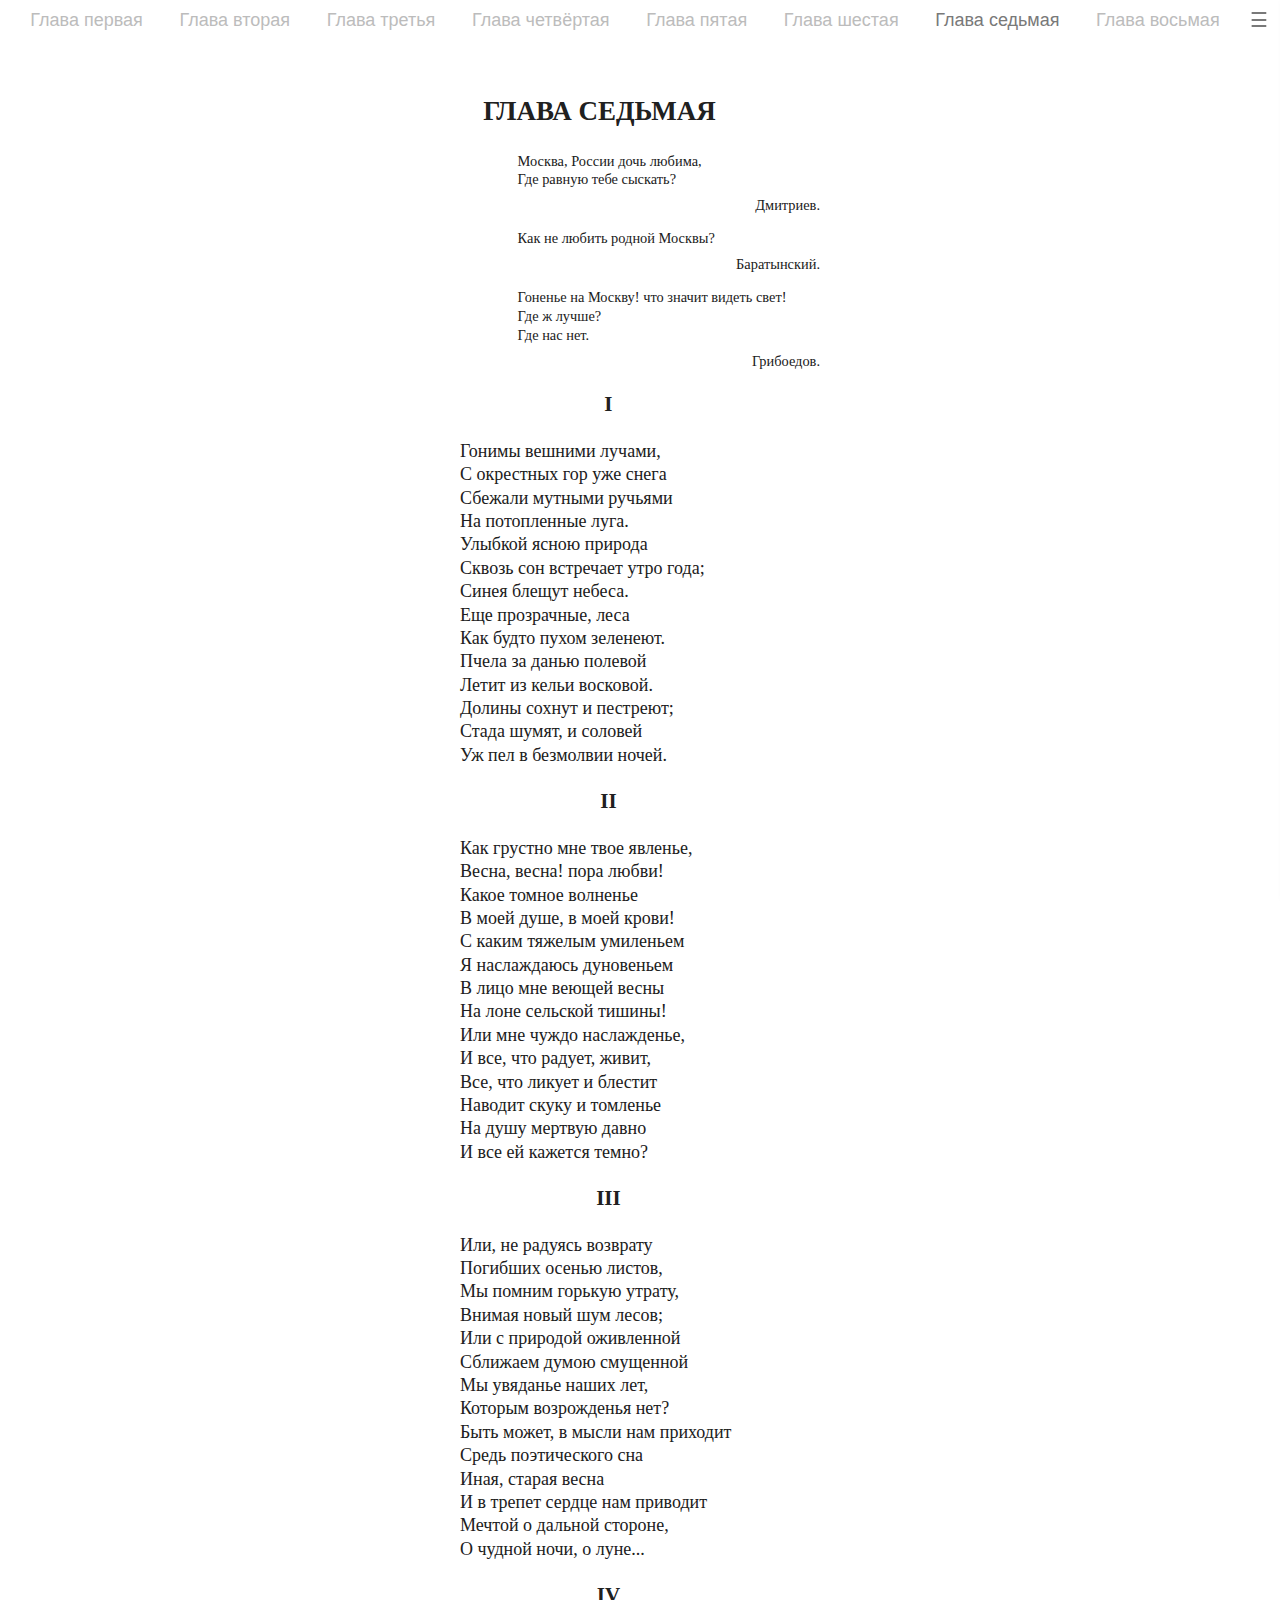
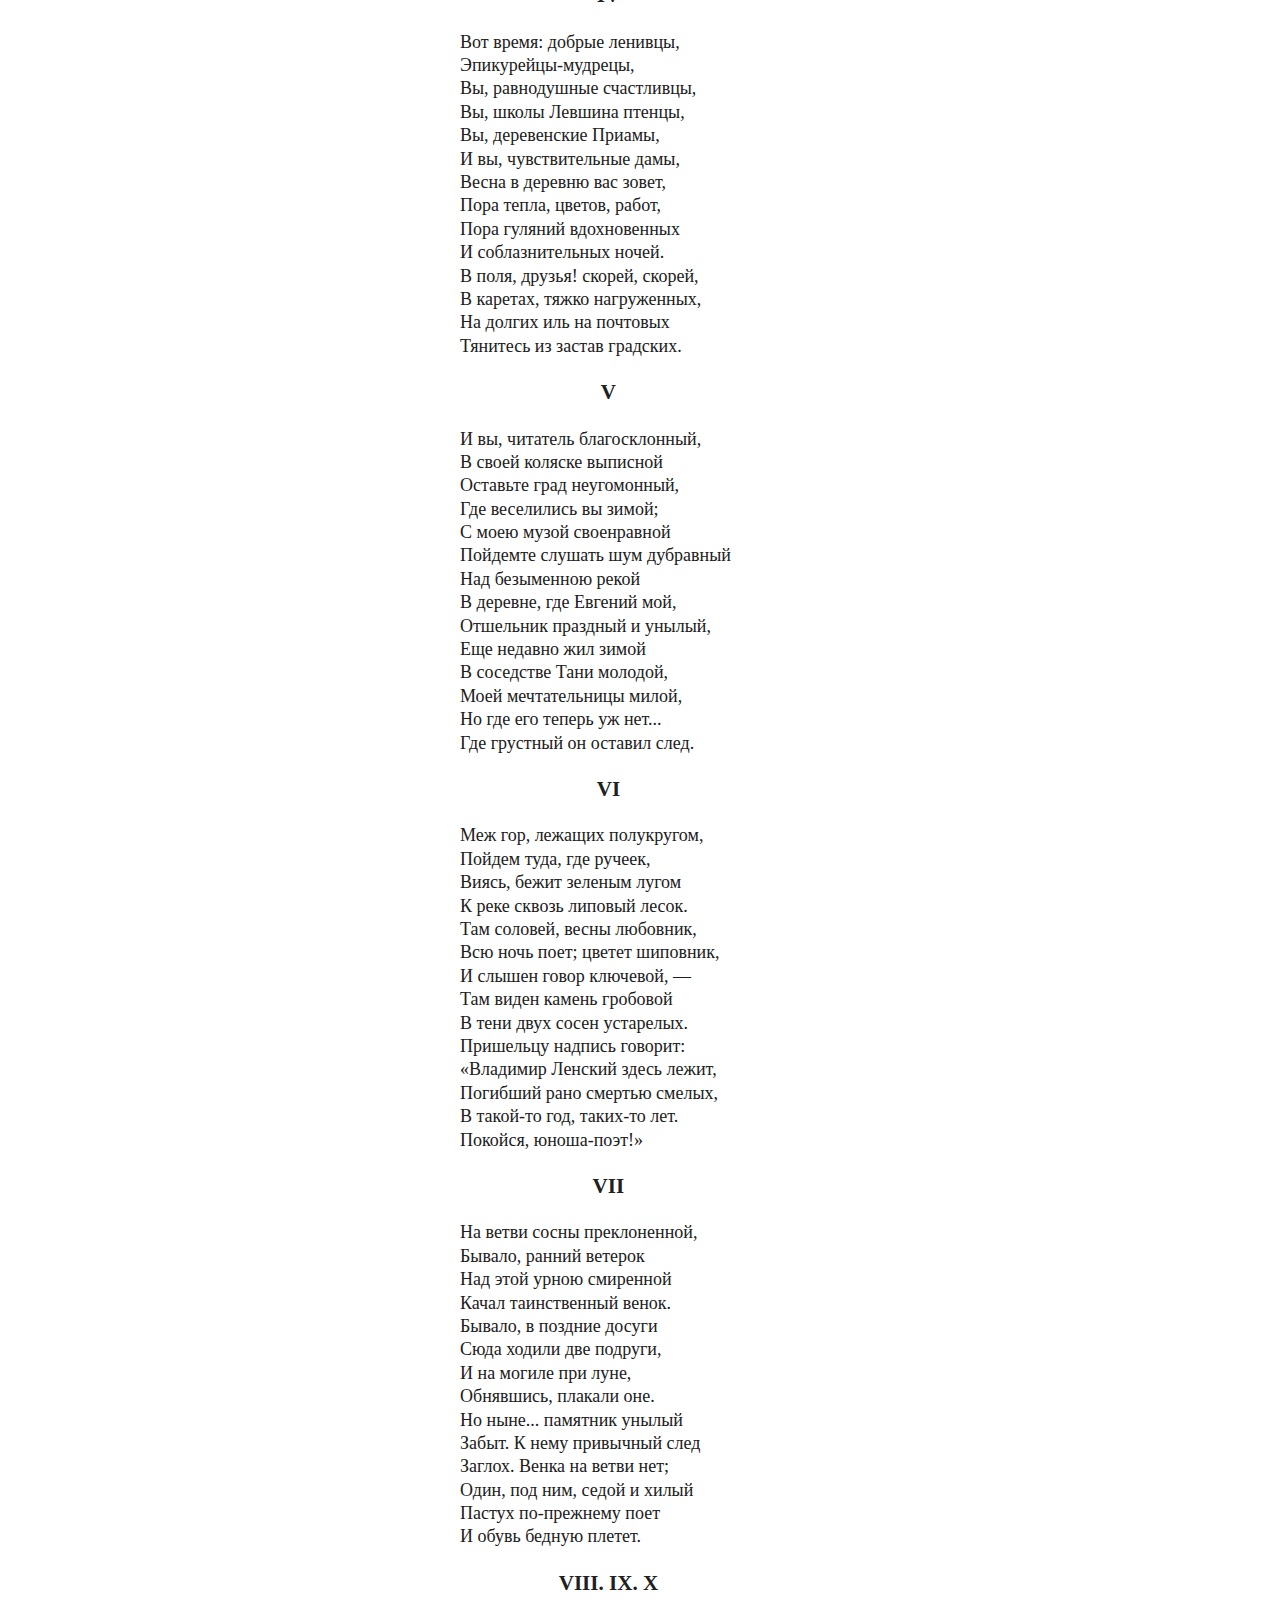
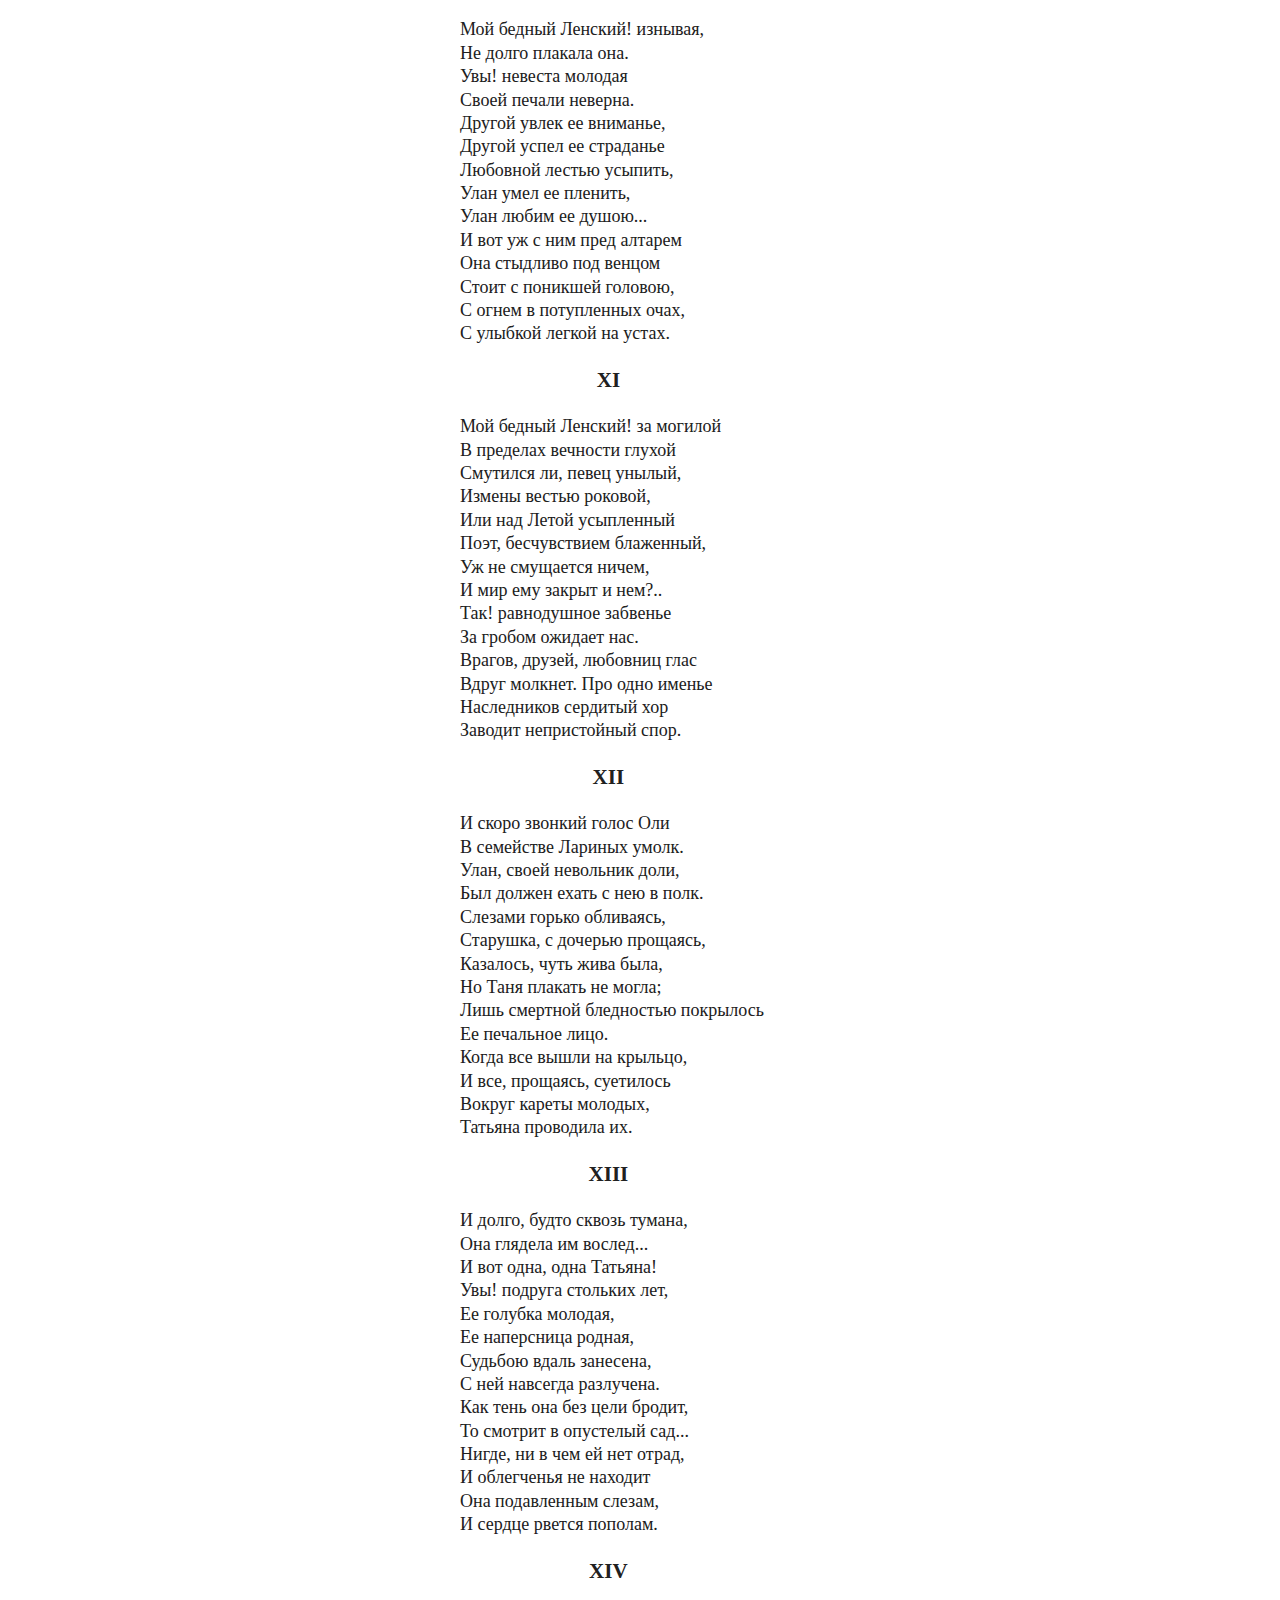
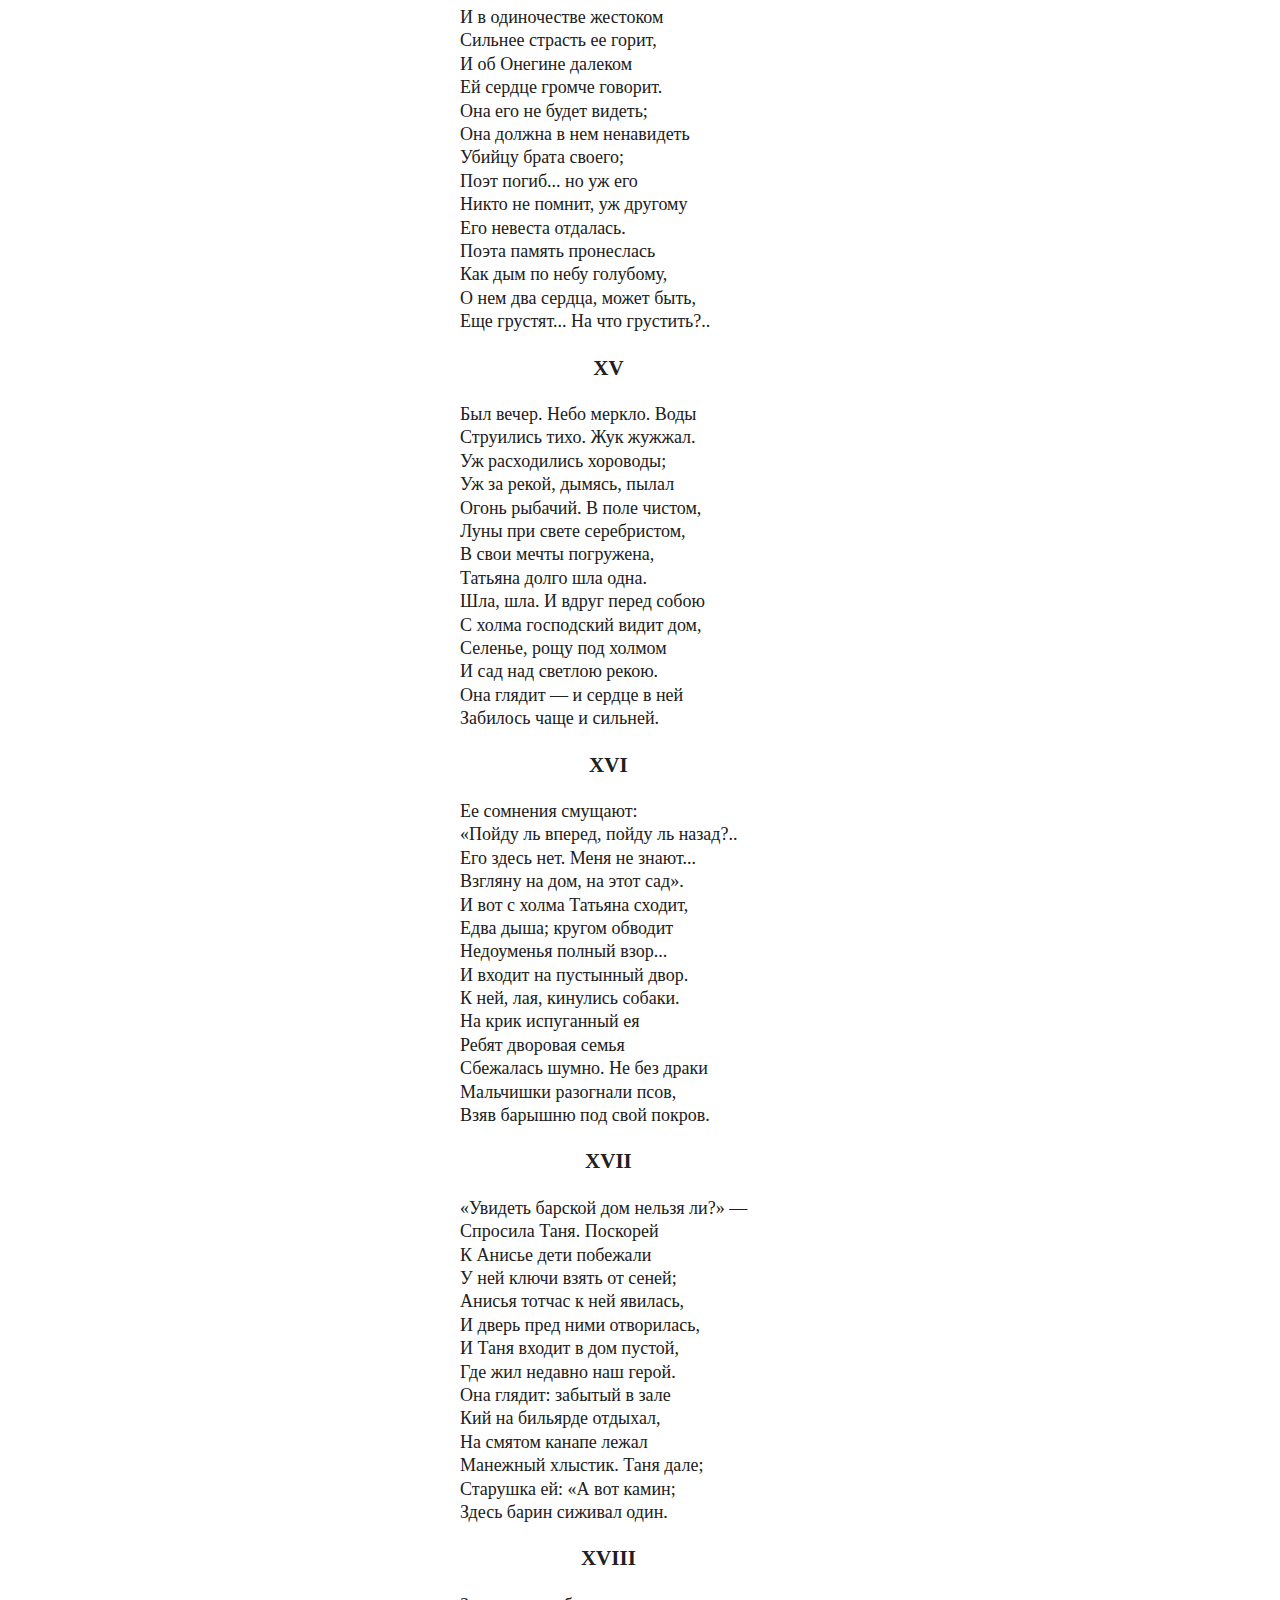
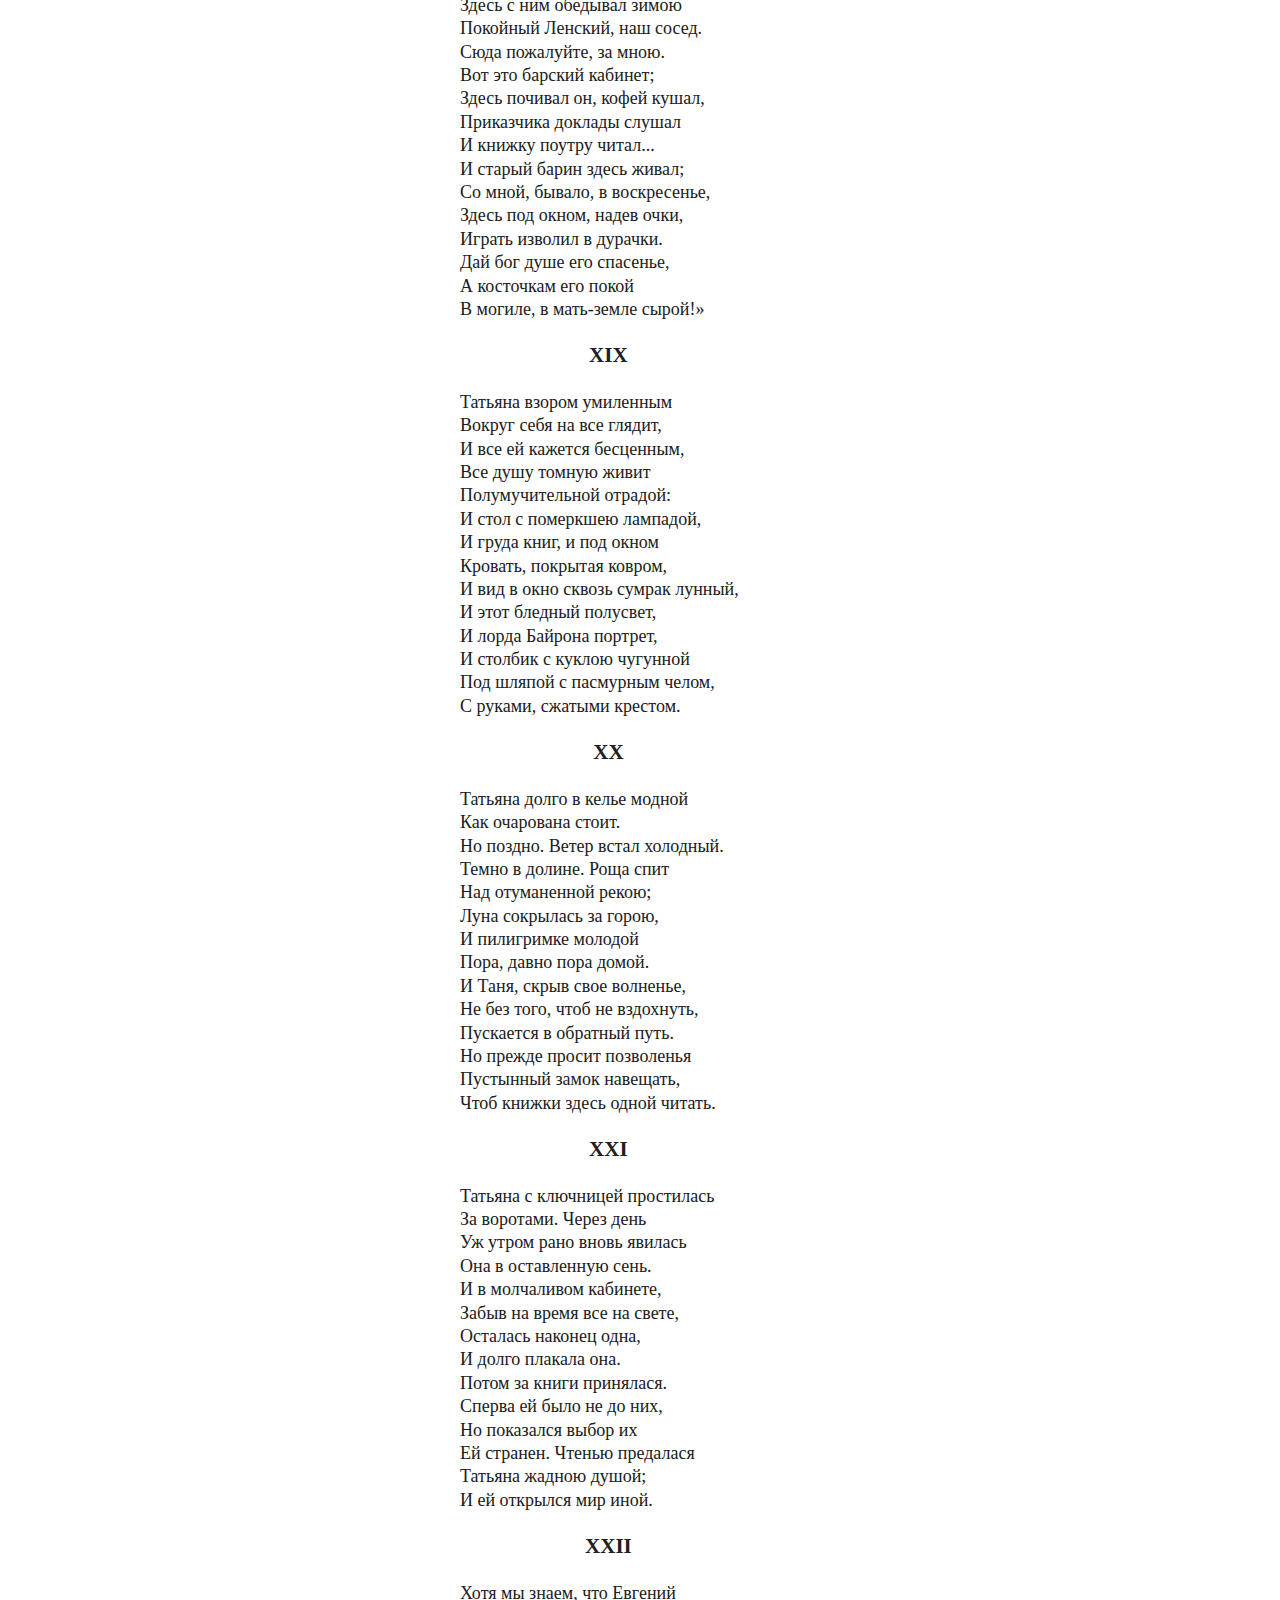
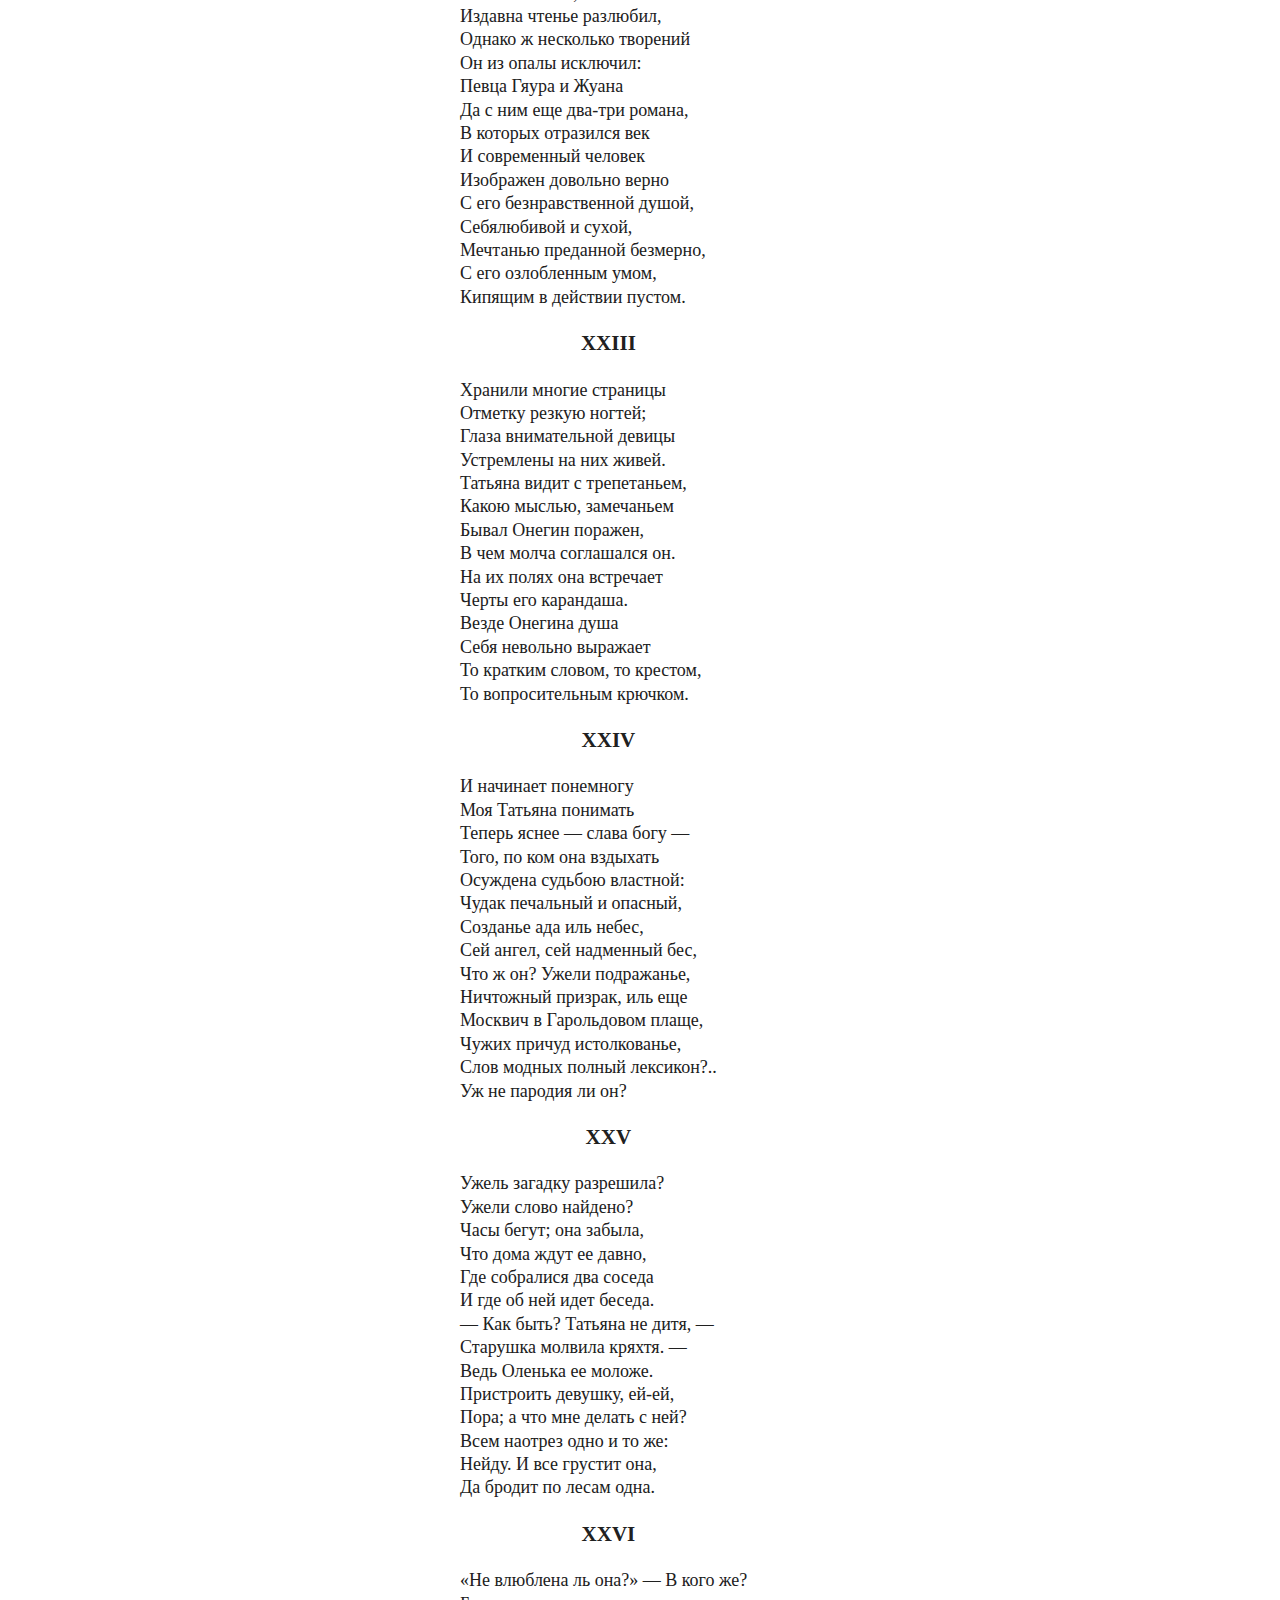
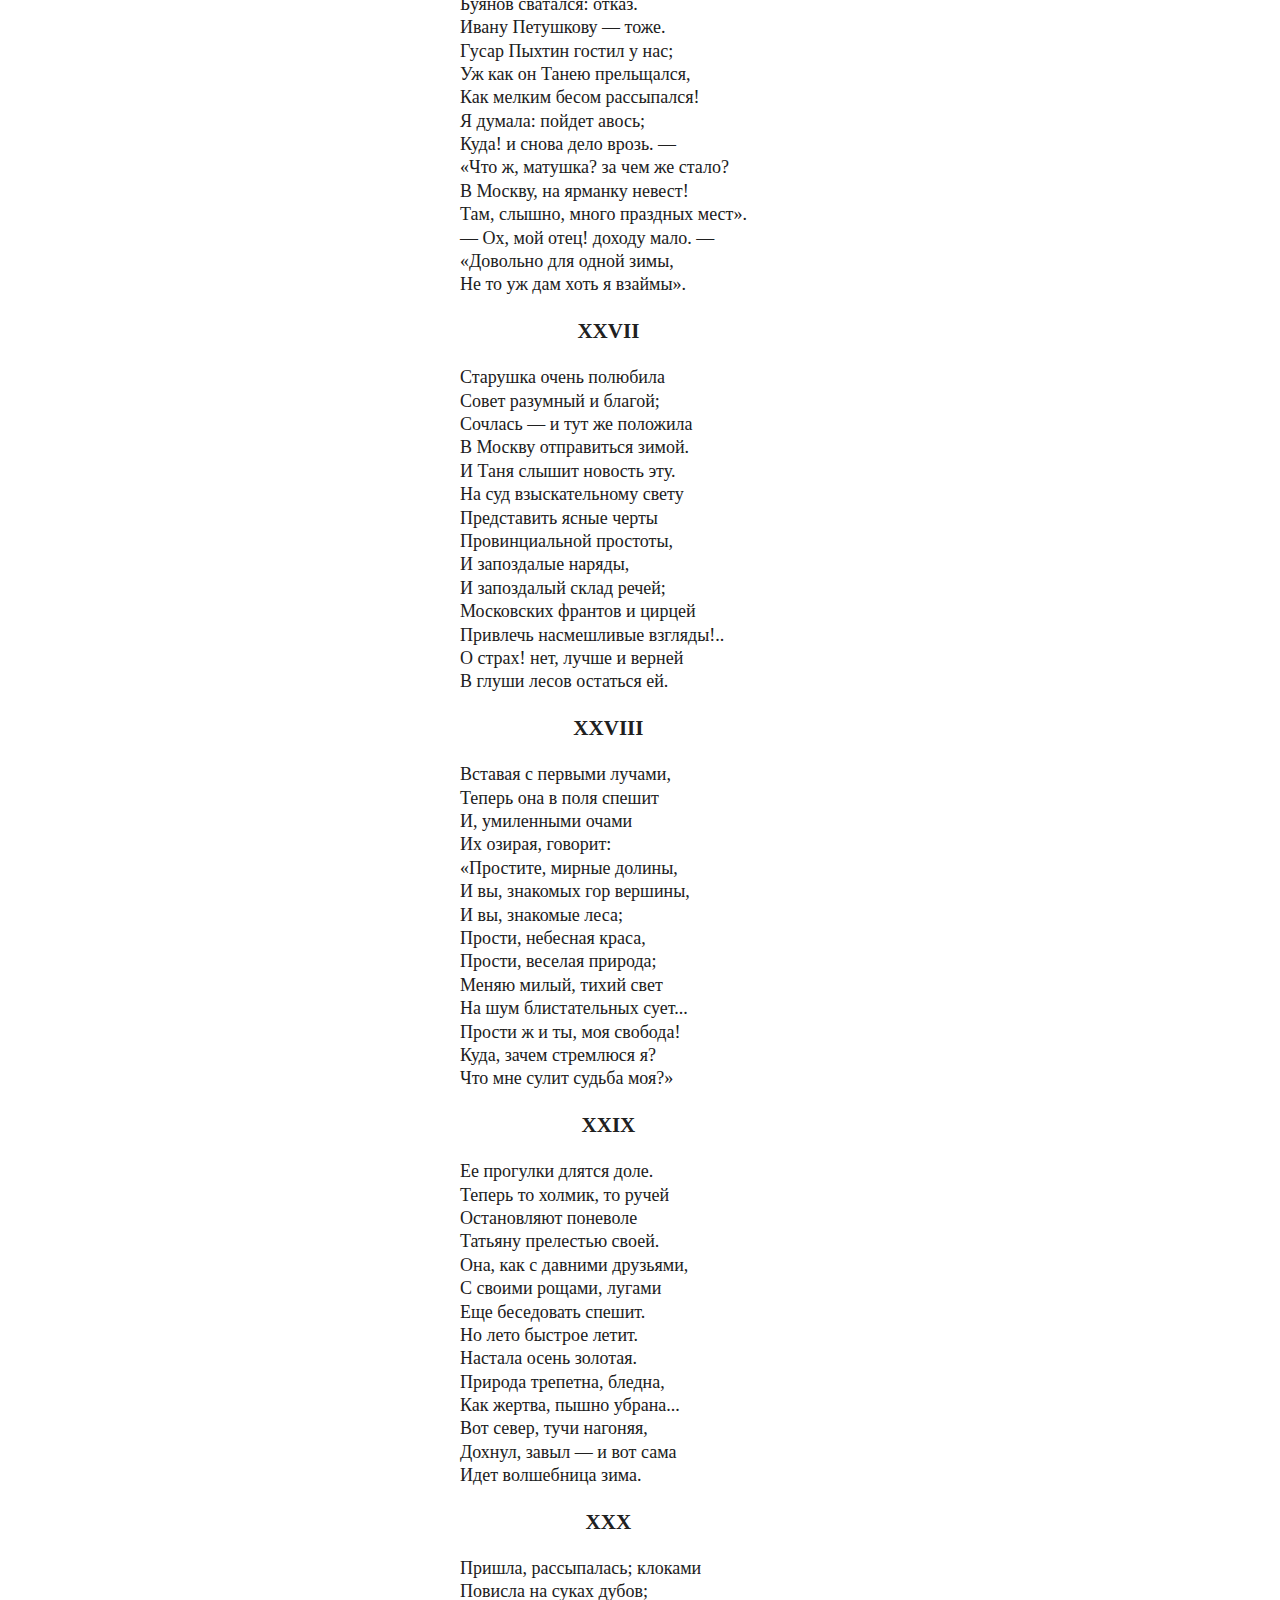
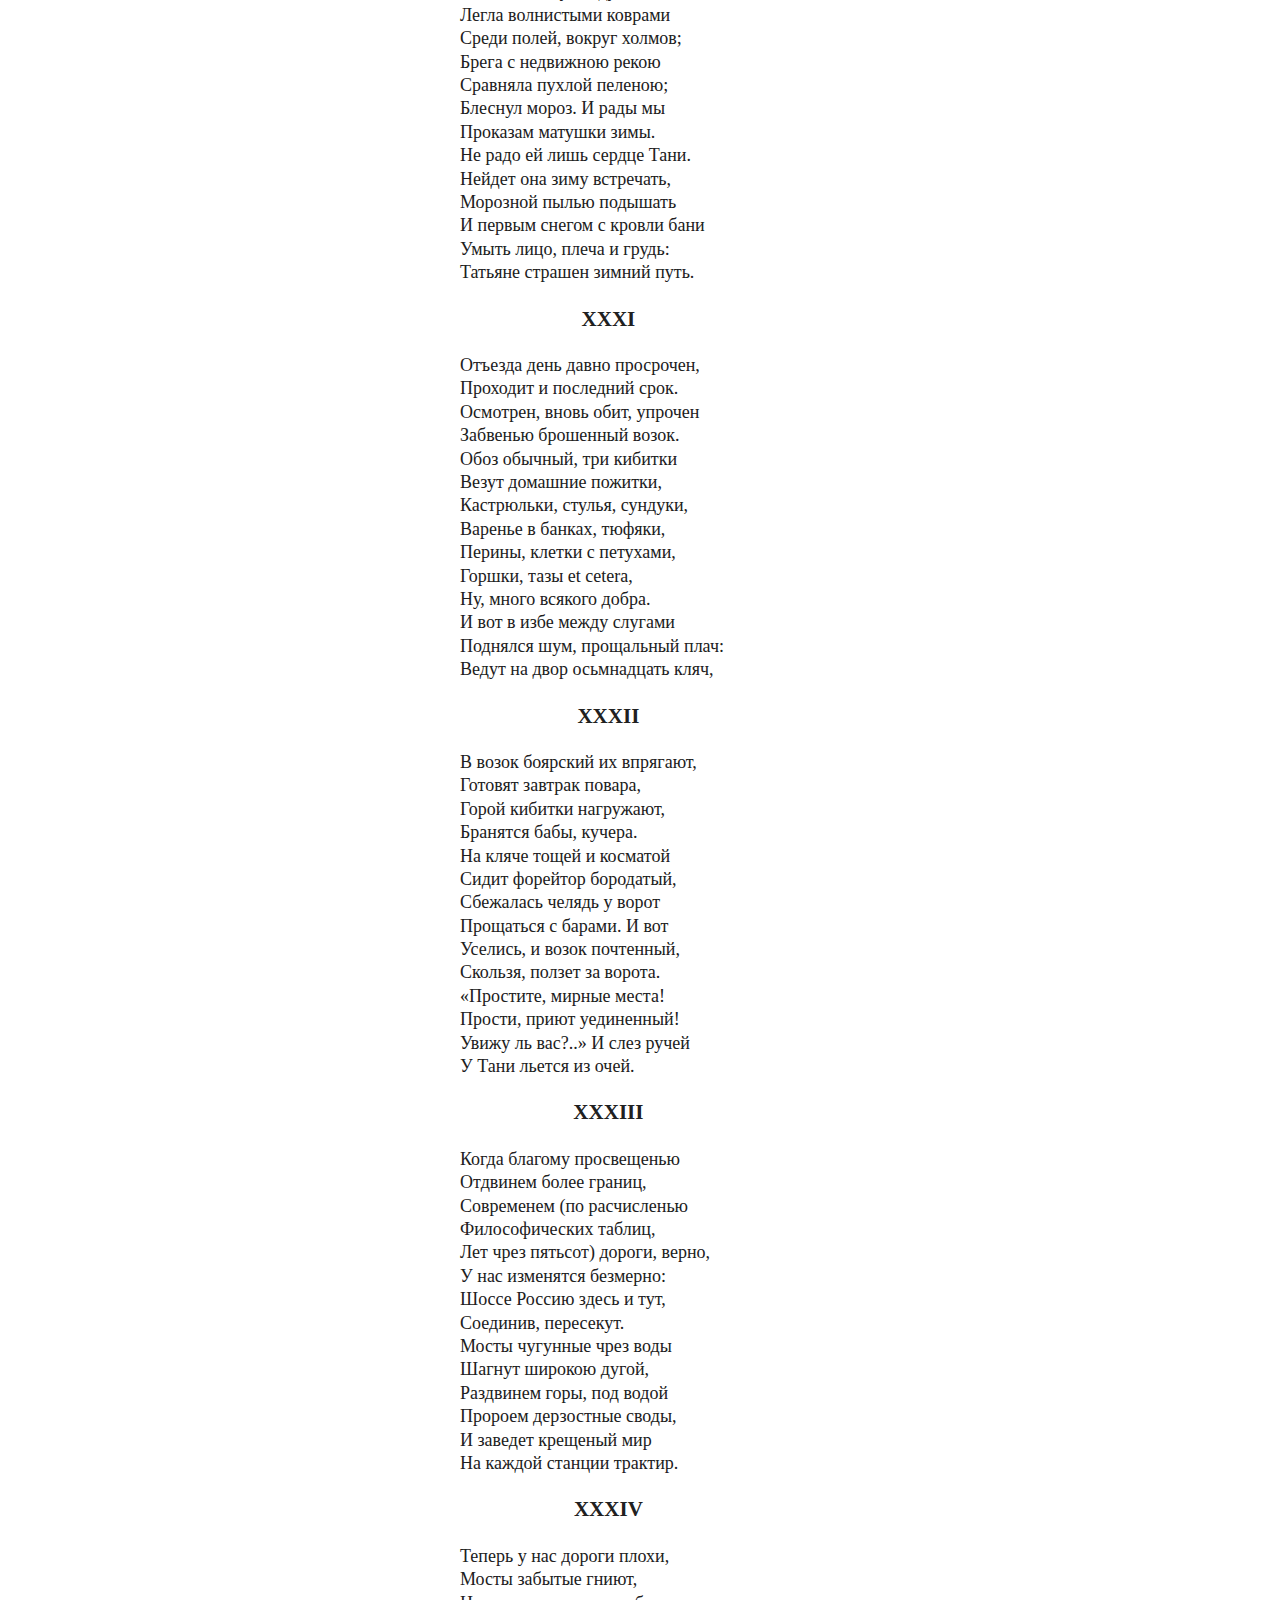
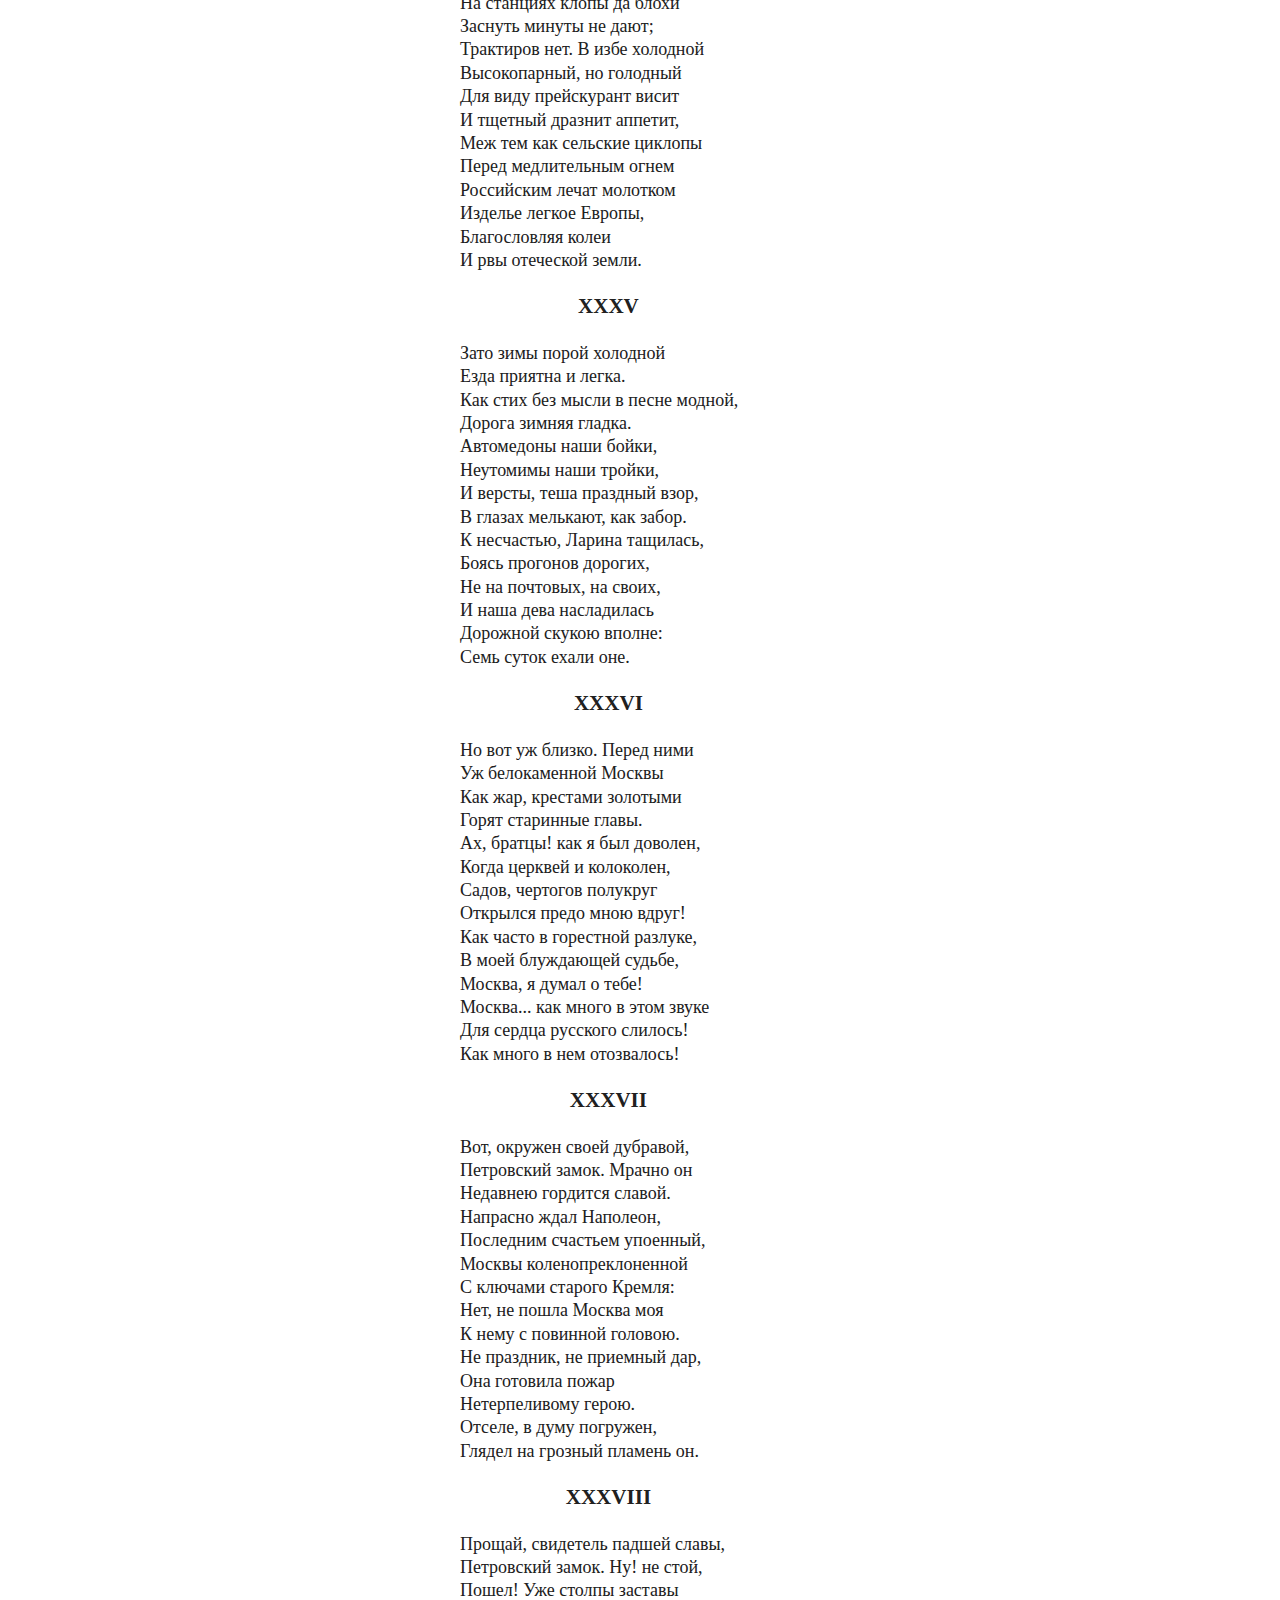
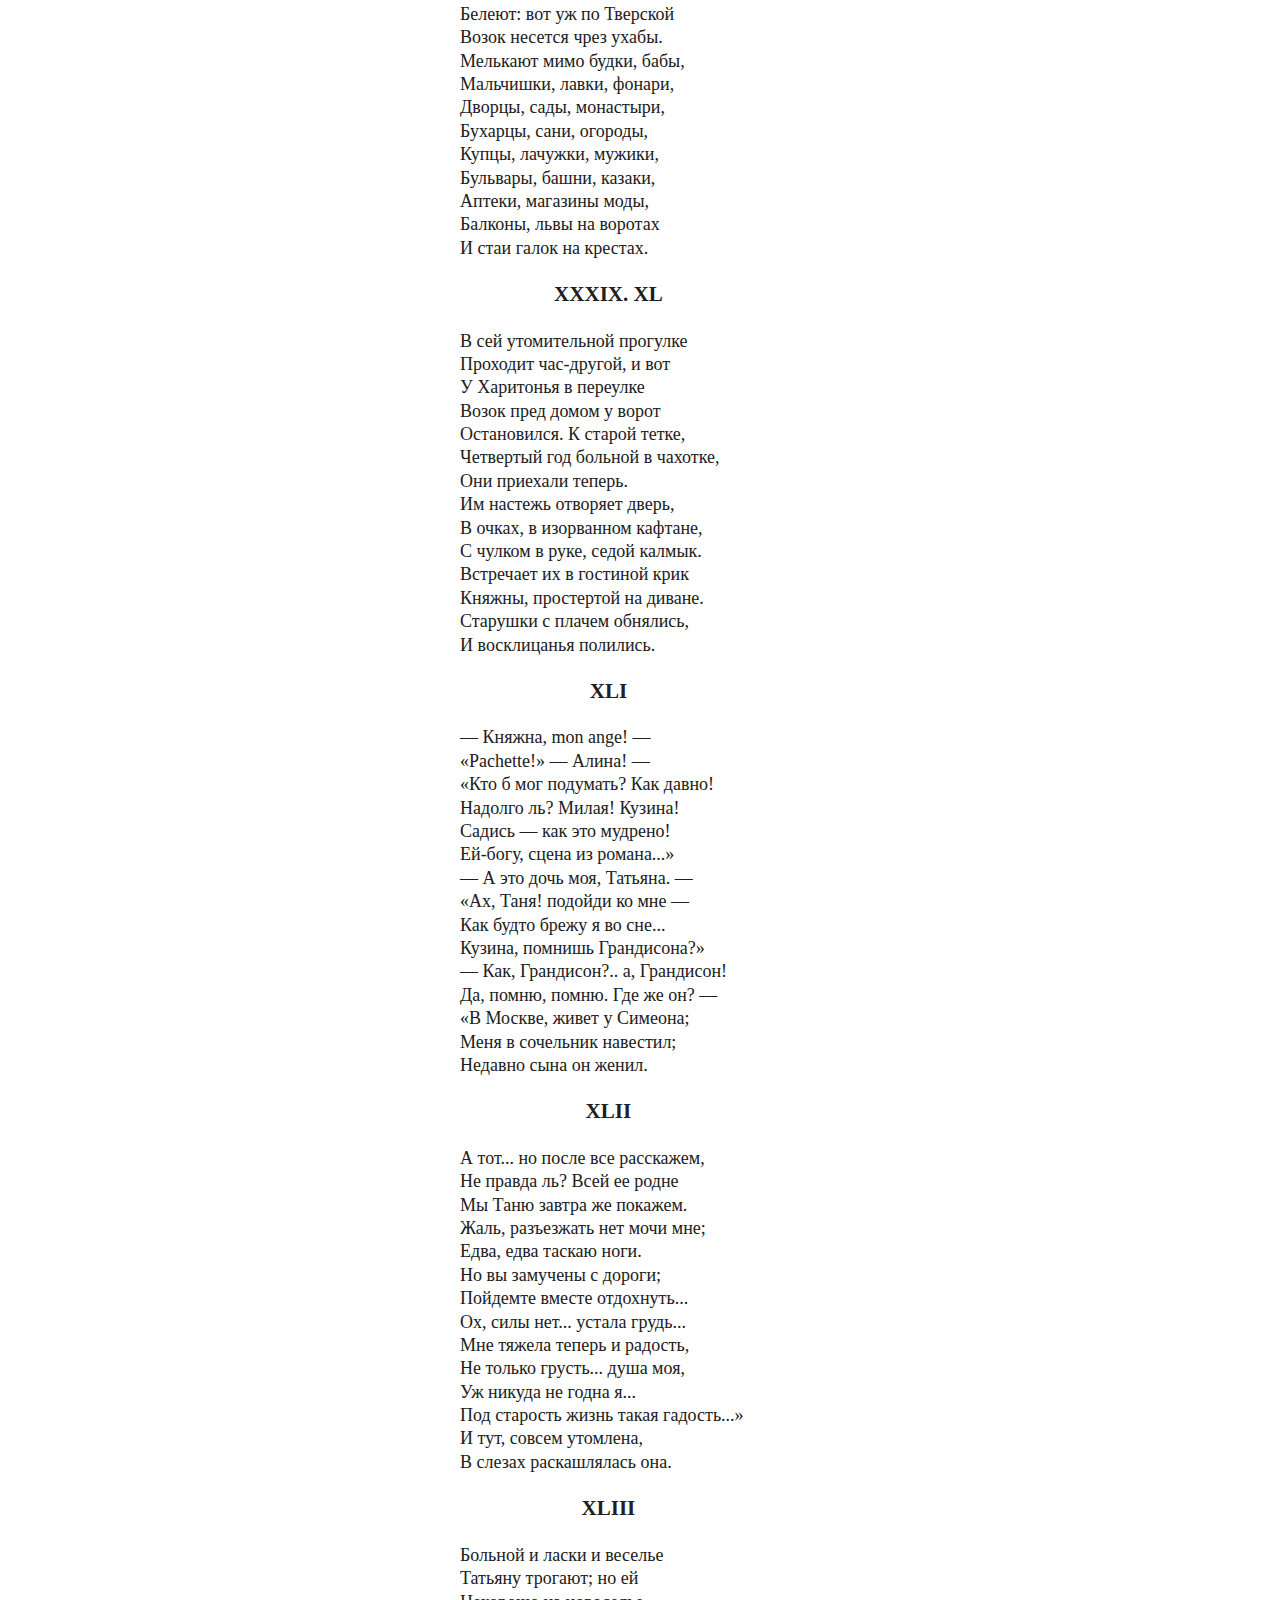
<file: ch7.html>
<!DOCTYPE html>
<html>
<head>
<meta name="viewport" content="width=device-width, initial-scale=1"/>
<meta http-equiv="Content-Type" content="text/html; charset=utf-8">
<title>Евгений Онегин — глава 7</title>
<link rel="stylesheet" href="css/onegin.css" type="text/css" media="screen">
<script src="js/smooth-scroll.min.js"></script>
<script src="js/onegin.min.js"></script>
</head>
<body>
<nav id="permanent">
    <a href="#" id="roast-beef">&#9776;</a>
</nav>

<nav id="chapters">
    <a href="ch1.html">
        <span class="chptr">Глава</span>
        <span class="short">1</span>
        <span class="long">первая</span>
    </a>
    <a href="ch2.html">
        <span class="chptr">Глава</span>
        <span class="short">2</span>
        <span class="long">вторая</span>
    </a>
    <a href="ch3.html">
        <span class="chptr">Глава</span>
        <span class="short">3</span>
        <span class="long">третья</span>
    </a>
    <a href="ch4.html">
        <span class="chptr">Глава</span>
        <span class="short">4</span>
        <span class="long">четвёртая</span>
    </a>
    <a href="ch5.html">
        <span class="chptr">Глава</span>
        <span class="short">5</span>
        <span class="long">пятая</span>
    </a>
    <a href="ch6.html">
        <span class="chptr">Глава</span>
        <span class="short">6</span>
        <span class="long">шестая</span>
    </a>
    <a href="ch7.html" class="active">
        <span class="chptr">Глава</span>
        <span class="short">7</span>
        <span class="long">седьмая</span>
    </a>
    <a href="ch8.html">
        <span class="chptr">Глава</span>
        <span class="short">8</span>
        <span class="long">восьмая</span>
    </a>
</nav>

<nav id="anchors">
<div id="themes-selector">
    <a href="#" id="white" class="white">&#10003;</a>
    <a href="#" id="sepia" class="sepia">&#10003;</a>
    <a href="#" id="black" class="black">&#10003;</a>
</div>
<a href="#p1" data-scroll>1. <small>Гонимы вешними лучами,</small></a>
<a href="#p2" data-scroll>2. <small>Как грустно мне твое явленье,</small></a>
<a href="#p3" data-scroll>3. <small>Или, не радуясь возврату</small></a>
<a href="#p4" data-scroll>4. <small>Вот время: добрые ленивцы,</small></a>
<a href="#p5" data-scroll>5. <small>И вы, читатель благосклонный,</small></a>
<a href="#p6" data-scroll>6. <small>Меж гор, лежащих полукругом,</small></a>
<a href="#p7" data-scroll>7. <small>На ветви сосны преклоненной,</small></a>
<a href="#p8" data-scroll>8. <small>Мой бедный Ленский! изнывая,</small></a>
<a href="#p11" data-scroll>11. <small>Мой бедный Ленский! за могилой</small></a>
<a href="#p12" data-scroll>12. <small>И скоро звонкий голос Оли</small></a>
<a href="#p13" data-scroll>13. <small>И долго, будто сквозь тумана,</small></a>
<a href="#p14" data-scroll>14. <small>И в одиночестве жестоком</small></a>
<a href="#p15" data-scroll>15. <small>Был вечер. Небо меркло. Воды</small></a>
<a href="#p16" data-scroll>16. <small>Ее сомнения смущают:</small></a>
<a href="#p17" data-scroll>17. <small>«Увидеть барской дом нельзя ли?» —</small></a>
<a href="#p18" data-scroll>18. <small>Здесь с ним обедывал зимою</small></a>
<a href="#p19" data-scroll>19. <small>Татьяна взором умиленным</small></a>
<a href="#p20" data-scroll>20. <small>Татьяна долго в келье модной</small></a>
<a href="#p21" data-scroll>21. <small>Татьяна с ключницей простилась</small></a>
<a href="#p22" data-scroll>22. <small>Хотя мы знаем, что Евгений</small></a>
<a href="#p23" data-scroll>23. <small>Хранили многие страницы</small></a>
<a href="#p24" data-scroll>24. <small>И начинает понемногу</small></a>
<a href="#p25" data-scroll>25. <small>Ужель загадку разрешила?</small></a>
<a href="#p26" data-scroll>26. <small>«Не влюблена ль она?» — В кого же?</small></a>
<a href="#p27" data-scroll>27. <small>Старушка очень полюбила</small></a>
<a href="#p28" data-scroll>28. <small>Вставая с первыми лучами,</small></a>
<a href="#p29" data-scroll>29. <small>Ее прогулки длятся доле.</small></a>
<a href="#p30" data-scroll>30. <small>Пришла, рассыпалась; клоками</small></a>
<a href="#p31" data-scroll>31. <small>Отъезда день давно просрочен,</small></a>
<a href="#p32" data-scroll>32. <small>В возок боярский их впрягают,</small></a>
<a href="#p33" data-scroll>33. <small>Когда благому просвещенью</small></a>
<a href="#p34" data-scroll>34. <small>Теперь у нас дороги плохи<sup>{42}</sup>,</small></a>
<a href="#p35" data-scroll>35. <small>Зато зимы порой холодной</small></a>
<a href="#p36" data-scroll>36. <small>Но вот уж близко. Перед ними</small></a>
<a href="#p37" data-scroll>37. <small>Вот, окружен своей дубравой,</small></a>
<a href="#p38" data-scroll>38. <small>Прощай, свидетель падшей славы,</small></a>
<a href="#p39" data-scroll>39. <small>В сей утомительной прогулке</small></a>
<a href="#p41" data-scroll>41. <small>— Княжна, mon аngе! —</small></a>
<a href="#p42" data-scroll>42. <small>А тот... но после все расскажем,</small></a>
<a href="#p43" data-scroll>43. <small>Больной и ласки и веселье</small></a>
<a href="#p44" data-scroll>44. <small>И вот: по родственным обедам</small></a>
<a href="#p45" data-scroll>45. <small>Но в них не видно перемены;</small></a>
<a href="#p46" data-scroll>46. <small>Их дочки Таню обнимают.</small></a>
<a href="#p47" data-scroll>47. <small>Чужие и свои победы,</small></a>
<a href="#p48" data-scroll>48. <small>Татьяна вслушаться желает</small></a>
<a href="#p49" data-scroll>49. <small>Архивны юноши толпою</small></a>
<a href="#p50" data-scroll>50. <small>Но там, где Мельпомены бурной</small></a>
<a href="#p51" data-scroll>51. <small>Ее привозят и в Собранье.</small></a>
<a href="#p52" data-scroll>52. <small>У ночи много звезд прелестных,</small></a>
<a href="#p53" data-scroll>53. <small>Шум, хохот, беготня, поклоны,</small></a>
<a href="#p54" data-scroll>54. <small>Так мысль ее далече бродит:</small></a>
<a href="#p55" data-scroll>55. <small>Но здесь с победою поздравим</small></a>
</nav>

<main>
<div class="text">
<h2><span id="p1">ГЛАВА СЕДЬМАЯ</span></h2>

<quote>
<div style="width:21em">Москва, России дочь любима,<br/>
Где равную тебе сыскать?</div>
<br/>
Дмитриев.
</quote>

<quote>
<div style="width:21em">Как не любить родной Москвы?</div>
<br/>
Баратынский.
</quote>

<quote>
<div style="width:21em">Гоненье на Москву! что значит видеть свет!<br/>
Где ж лучше?<br/>
Где нас нет.</div>
<br/>
Грибоедов.
</quote>

<h3>I</h3>
<p>Гонимы вешними лучами,
С окрестных гор уже снега
Сбежали мутными ручьями
На потопленные луга.
Улыбкой ясною природа
Сквозь сон встречает утро года;
Синея блещут небеса.
Еще прозрачные, леса
Как будто пухом зеленеют.
Пчела за данью полевой
Летит из кельи восковой.
Долины сохнут и пестреют;
Стада шумят, и соловей
Уж пел в безмолвии ночей.
</p>
<h3><span id="p2">II</span></h3>
<p>Как грустно мне твое явленье,
Весна, весна! пора любви!
Какое томное волненье
В моей душе, в моей крови!
С каким тяжелым умиленьем
Я наслаждаюсь дуновеньем
В лицо мне веющей весны
На лоне сельской тишины!
Или мне чуждо наслажденье,
И все, что радует, живит,
Все, что ликует и блестит
Наводит скуку и томленье
На душу мертвую давно
И все ей кажется темно?
</p>
<h3><span id="p3">III</span></h3>
<p>Или, не радуясь возврату
Погибших осенью листов,
Мы помним горькую утрату,
Внимая новый шум лесов;
Или с природой оживленной
Сближаем думою смущенной
Мы увяданье наших лет,
Которым возрожденья нет?
Быть может, в мысли нам приходит
Средь поэтического сна
Иная, старая весна
И в трепет сердце нам приводит
Мечтой о дальной стороне,
О чудной ночи, о луне...
</p>
<h3><span id="p4">IV</span></h3>
<p>Вот время: добрые ленивцы,
Эпикурейцы-мудрецы,
Вы, равнодушные счастливцы,
Вы, школы Левшина<sup>{41}</sup> птенцы,
Вы, деревенские Приамы,
И вы, чувствительные дамы,
Весна в деревню вас зовет,
Пора тепла, цветов, работ,
Пора гуляний вдохновенных
И соблазнительных ночей.
В поля, друзья! скорей, скорей,
В каретах, тяжко нагруженных,
На долгих иль на почтовых
Тянитесь из застав градских.
</p>
<h3><span id="p5">V</span></h3>
<p>И вы, читатель благосклонный,
В своей коляске выписной
Оставьте град неугомонный,
Где веселились вы зимой;
С моею музой своенравной
Пойдемте слушать шум дубравный
Над безыменною рекой
В деревне, где Евгений мой,
Отшельник праздный и унылый,
Еще недавно жил зимой
В соседстве Тани молодой,
Моей мечтательницы милой,
Но где его теперь уж нет...
Где грустный он оставил след.
</p>
<h3><span id="p6">VI</span></h3>
<p>Меж гор, лежащих полукругом,
Пойдем туда, где ручеек,
Виясь, бежит зеленым лугом
К реке сквозь липовый лесок.
Там соловей, весны любовник,
Всю ночь поет; цветет шиповник,
И слышен говор ключевой, —
Там виден камень гробовой
В тени двух сосен устарелых.
Пришельцу надпись говорит:
«Владимир Ленский здесь лежит,
Погибший рано смертью смелых,
В такой-то год, таких-то лет.
Покойся, юноша-поэт!»
</p>
<h3><span id="p7">VII</span></h3>
<p>На ветви сосны преклоненной,
Бывало, ранний ветерок
Над этой урною смиренной
Качал таинственный венок.
Бывало, в поздние досуги
Сюда ходили две подруги,
И на могиле при луне,
Обнявшись, плакали оне.
Но ныне... памятник унылый
Забыт. К нему привычный след
Заглох. Венка на ветви нет;
Один, под ним, седой и хилый
Пастух по-прежнему поет
И обувь бедную плетет.
</p>
<h3><span id="p8">VIII. IX. X</span></h3>
<p>Мой бедный Ленский! изнывая,
Не долго плакала она.
Увы! невеста молодая
Своей печали неверна.
Другой увлек ее вниманье,
Другой успел ее страданье
Любовной лестью усыпить,
Улан умел ее пленить,
Улан любим ее душою...
И вот уж с ним пред алтарем
Она стыдливо под венцом
Стоит с поникшей головою,
С огнем в потупленных очах,
С улыбкой легкой на устах.
</p>
<h3><span id="p11">XI</span></h3>
<p>Мой бедный Ленский! за могилой
В пределах вечности глухой
Смутился ли, певец унылый,
Измены вестью роковой,
Или над Летой усыпленный
Поэт, бесчувствием блаженный,
Уж не смущается ничем,
И мир ему закрыт и нем?..
Так! равнодушное забвенье
За гробом ожидает нас.
Врагов, друзей, любовниц глас
Вдруг молкнет. Про одно именье
Наследников сердитый хор
Заводит непристойный спор.
</p>
<h3><span id="p12">XII</span></h3>
<p>И скоро звонкий голос Оли
В семействе Лариных умолк.
Улан, своей невольник доли,
Был должен ехать с нею в полк.
Слезами горько обливаясь,
Старушка, с дочерью прощаясь,
Казалось, чуть жива была,
Но Таня плакать не могла;
Лишь смертной бледностью покрылось
Ее печальное лицо.
Когда все вышли на крыльцо,
И все, прощаясь, суетилось
Вокруг кареты молодых,
Татьяна проводила их.
</p>
<h3><span id="p13">XIII</span></h3>
<p>И долго, будто сквозь тумана,
Она глядела им вослед...
И вот одна, одна Татьяна!
Увы! подруга стольких лет,
Ее голубка молодая,
Ее наперсница родная,
Судьбою вдаль занесена,
С ней навсегда разлучена.
Как тень она без цели бродит,
То смотрит в опустелый сад...
Нигде, ни в чем ей нет отрад,
И облегченья не находит
Она подавленным слезам,
И сердце рвется пополам.
</p>
<h3><span id="p14">XIV</span></h3>
<p>И в одиночестве жестоком
Сильнее страсть ее горит,
И об Онегине далеком
Ей сердце громче говорит.
Она его не будет видеть;
Она должна в нем ненавидеть
Убийцу брата своего;
Поэт погиб... но уж его
Никто не помнит, уж другому
Его невеста отдалась.
Поэта память пронеслась
Как дым по небу голубому,
О нем два сердца, может быть,
Еще грустят... На что грустить?..
</p>
<h3><span id="p15">XV</span></h3>
<p>Был вечер. Небо меркло. Воды
Струились тихо. Жук жужжал.
Уж расходились хороводы;
Уж за рекой, дымясь, пылал
Огонь рыбачий. В поле чистом,
Луны при свете серебристом,
В свои мечты погружена,
Татьяна долго шла одна.
Шла, шла. И вдруг перед собою
С холма господский видит дом,
Селенье, рощу под холмом
И сад над светлою рекою.
Она глядит — и сердце в ней
Забилось чаще и сильней.
</p>
<h3><span id="p16">XVI</span></h3>
<p>Ее сомнения смущают:
«Пойду ль вперед, пойду ль назад?..
Его здесь нет. Меня не знают...
Взгляну на дом, на этот сад».
И вот с холма Татьяна сходит,
Едва дыша; кругом обводит
Недоуменья полный взор...
И входит на пустынный двор.
К ней, лая, кинулись собаки.
На крик испуганный ея
Ребят дворовая семья
Сбежалась шумно. Не без драки
Мальчишки разогнали псов,
Взяв барышню под свой покров.
</p>
<h3><span id="p17">XVII</span></h3>
<p>«Увидеть барской дом нельзя ли?» —
Спросила Таня. Поскорей
К Анисье дети побежали
У ней ключи взять от сеней;
Анисья тотчас к ней явилась,
И дверь пред ними отворилась,
И Таня входит в дом пустой,
Где жил недавно наш герой.
Она глядит: забытый в зале
Кий на бильярде отдыхал,
На смятом канапе лежал
Манежный хлыстик. Таня дале;
Старушка ей: «А вот камин;
Здесь барин сиживал один.
</p>
<h3><span id="p18">XVIII</span></h3>
<p>Здесь с ним обедывал зимою
Покойный Ленский, наш сосед.
Сюда пожалуйте, за мною.
Вот это барский кабинет;
Здесь почивал он, кофей кушал,
Приказчика доклады слушал
И книжку поутру читал...
И старый барин здесь живал;
Со мной, бывало, в воскресенье,
Здесь под окном, надев очки,
Играть изволил в дурачки.
Дай бог душе его спасенье,
А косточкам его покой
В могиле, в мать-земле сырой!»
</p>
<h3><span id="p19">XIX</span></h3>
<p>Татьяна взором умиленным
Вокруг себя на все глядит,
И все ей кажется бесценным,
Все душу томную живит
Полумучительной отрадой:
И стол с померкшею лампадой,
И груда книг, и под окном
Кровать, покрытая ковром,
И вид в окно сквозь сумрак лунный,
И этот бледный полусвет,
И лорда Байрона портрет,
И столбик с куклою чугунной
Под шляпой с пасмурным челом,
С руками, сжатыми крестом.
</p>
<h3><span id="p20">XX</span></h3>
<p>Татьяна долго в келье модной
Как очарована стоит.
Но поздно. Ветер встал холодный.
Темно в долине. Роща спит
Над отуманенной рекою;
Луна сокрылась за горою,
И пилигримке молодой
Пора, давно пора домой.
И Таня, скрыв свое волненье,
Не без того, чтоб не вздохнуть,
Пускается в обратный путь.
Но прежде просит позволенья
Пустынный замок навещать,
Чтоб книжки здесь одной читать.
</p>
<h3><span id="p21">XXI</span></h3>
<p>Татьяна с ключницей простилась
За воротами. Через день
Уж утром рано вновь явилась
Она в оставленную сень.
И в молчаливом кабинете,
Забыв на время все на свете,
Осталась наконец одна,
И долго плакала она.
Потом за книги принялася.
Сперва ей было не до них,
Но показался выбор их
Ей странен. Чтенью предалася
Татьяна жадною душой;
И ей открылся мир иной.
</p>
<h3><span id="p22">XXII</span></h3>
<p>Хотя мы знаем, что Евгений
Издавна чтенье разлюбил,
Однако ж несколько творений
Он из опалы исключил:
Певца Гяура и Жуана
Да с ним еще два-три романа,
В которых отразился век
И современный человек
Изображен довольно верно
С его безнравственной душой,
Себялюбивой и сухой,
Мечтанью преданной безмерно,
С его озлобленным умом,
Кипящим в действии пустом.
</p>
<h3><span id="p23">XXIII</span></h3>
<p>Хранили многие страницы
Отметку резкую ногтей;
Глаза внимательной девицы
Устремлены на них живей.
Татьяна видит с трепетаньем,
Какою мыслью, замечаньем
Бывал Онегин поражен,
В чем молча соглашался он.
На их полях она встречает
Черты его карандаша.
Везде Онегина душа
Себя невольно выражает
То кратким словом, то крестом,
То вопросительным крючком.
</p>
<h3><span id="p24">XXIV</span></h3>
<p>И начинает понемногу
Моя Татьяна понимать
Теперь яснее — слава богу —
Того, по ком она вздыхать
Осуждена судьбою властной:
Чудак печальный и опасный,
Созданье ада иль небес,
Сей ангел, сей надменный бес,
Что ж он? Ужели подражанье,
Ничтожный призрак, иль еще
Москвич в Гарольдовом плаще,
Чужих причуд истолкованье,
Слов модных полный лексикон?..
Уж не пародия ли он?
</p>
<h3><span id="p25">XXV</span></h3>
<p>Ужель загадку разрешила?
Ужели слово найдено?
Часы бегут; она забыла,
Что дома ждут ее давно,
Где собралися два соседа
И где об ней идет беседа.
— Как быть? Татьяна не дитя, —
Старушка молвила кряхтя. —
Ведь Оленька ее моложе.
Пристроить девушку, ей-ей,
Пора; а что мне делать с ней?
Всем наотрез одно и то же:
Нейду. И все грустит она,
Да бродит по лесам одна.
</p>
<h3><span id="p26">XXVI</span></h3>
<p>«Не влюблена ль она?» — В кого же?
Буянов сватался: отказ.
Ивану Петушкову — тоже.
Гусар Пыхтин гостил у нас;
Уж как он Танею прельщался,
Как мелким бесом рассыпался!
Я думала: пойдет авось;
Куда! и снова дело врозь. —
«Что ж, матушка? за чем же стало?
В Москву, на ярманку невест!
Там, слышно, много праздных мест».
— Ох, мой отец! доходу мало. —
«Довольно для одной зимы,
Не то уж дам хоть я взаймы».
</p>
<h3><span id="p27">XXVII</span></h3>
<p>Старушка очень полюбила
Совет разумный и благой;
Сочлась — и тут же положила
В Москву отправиться зимой.
И Таня слышит новость эту.
На суд взыскательному свету
Представить ясные черты
Провинциальной простоты,
И запоздалые наряды,
И запоздалый склад речей;
Московских франтов и цирцей
Привлечь насмешливые взгляды!..
О страх! нет, лучше и верней
В глуши лесов остаться ей.
</p>
<h3><span id="p28">XXVIII</span></h3>
<p>Вставая с первыми лучами,
Теперь она в поля спешит
И, умиленными очами
Их озирая, говорит:
«Простите, мирные долины,
И вы, знакомых гор вершины,
И вы, знакомые леса;
Прости, небесная краса,
Прости, веселая природа;
Меняю милый, тихий свет
На шум блистательных сует...
Прости ж и ты, моя свобода!
Куда, зачем стремлюся я?
Что мне сулит судьба моя?»
</p>
<h3><span id="p29">XXIX</span></h3>
<p>Ее прогулки длятся доле.
Теперь то холмик, то ручей
Остановляют поневоле
Татьяну прелестью своей.
Она, как с давними друзьями,
С своими рощами, лугами
Еще беседовать спешит.
Но лето быстрое летит.
Настала осень золотая.
Природа трепетна, бледна,
Как жертва, пышно убрана...
Вот север, тучи нагоняя,
Дохнул, завыл — и вот сама
Идет волшебница зима.
</p>
<h3><span id="p30">XXX</span></h3>
<p>Пришла, рассыпалась; клоками
Повисла на суках дубов;
Легла волнистыми коврами
Среди полей, вокруг холмов;
Брега с недвижною рекою
Сравняла пухлой пеленою;
Блеснул мороз. И рады мы
Проказам матушки зимы.
Не радо ей лишь сердце Тани.
Нейдет она зиму встречать,
Морозной пылью подышать
И первым снегом с кровли бани
Умыть лицо, плеча и грудь:
Татьяне страшен зимний путь.
</p>
<h3><span id="p31">XXXI</span></h3>
<p>Отъезда день давно просрочен,
Проходит и последний срок.
Осмотрен, вновь обит, упрочен
Забвенью брошенный возок.
Обоз обычный, три кибитки
Везут домашние пожитки,
Кастрюльки, стулья, сундуки,
Варенье в банках, тюфяки,
Перины, клетки с петухами,
Горшки, тазы et cetera,
Ну, много всякого добра.
И вот в избе между слугами
Поднялся шум, прощальный плач:
Ведут на двор осьмнадцать кляч,
</p>
<h3><span id="p32">XXXII</span></h3>
<p>В возок боярский их впрягают,
Готовят завтрак повара,
Горой кибитки нагружают,
Бранятся бабы, кучера.
На кляче тощей и косматой
Сидит форейтор бородатый,
Сбежалась челядь у ворот
Прощаться с барами. И вот
Уселись, и возок почтенный,
Скользя, ползет за ворота.
«Простите, мирные места!
Прости, приют уединенный!
Увижу ль вас?..» И слез ручей
У Тани льется из очей.
</p>
<h3><span id="p33">XXXIII</span></h3>
<p>Когда благому просвещенью
Отдвинем более границ,
Современем (по расчисленью
Философических таблиц,
Лет чрез пятьсот) дороги, верно,
У нас изменятся безмерно:
Шоссе Россию здесь и тут,
Соединив, пересекут.
Мосты чугунные чрез воды
Шагнут широкою дугой,
Раздвинем горы, под водой
Пророем дерзостные своды,
И заведет крещеный мир
На каждой станции трактир.
</p>
<h3><span id="p34">XXXIV</span></h3>
<p>Теперь у нас дороги плохи<sup>{42}</sup>,
Мосты забытые гниют,
На станциях клопы да блохи
Заснуть минуты не дают;
Трактиров нет. В избе холодной
Высокопарный, но голодный
Для виду прейскурант висит
И тщетный дразнит аппетит,
Меж тем как сельские циклопы
Перед медлительным огнем
Российским лечат молотком
Изделье легкое Европы,
Благословляя колеи
И рвы отеческой земли.
</p>
<h3><span id="p35">XXXV</span></h3>
<p>Зато зимы порой холодной
Езда приятна и легка.
Как стих без мысли в песне модной,
Дорога зимняя гладка.
Автомедоны наши бойки,
Неутомимы наши тройки,
И версты, теша праздный взор,
В глазах мелькают, как забор<sup>{43}</sup>.
К несчастью, Ларина тащилась,
Боясь прогонов дорогих,
Не на почтовых, на своих,
И наша дева насладилась
Дорожной скукою вполне:
Семь суток ехали оне.
</p>
<h3><span id="p36">XXXVI</span></h3>
<p>Но вот уж близко. Перед ними
Уж белокаменной Москвы
Как жар, крестами золотыми
Горят старинные главы.
Ах, братцы! как я был доволен,
Когда церквей и колоколен,
Садов, чертогов полукруг
Открылся предо мною вдруг!
Как часто в горестной разлуке,
В моей блуждающей судьбе,
Москва, я думал о тебе!
Москва... как много в этом звуке
Для сердца русского слилось!
Как много в нем отозвалось!
</p>
<h3><span id="p37">XXXVII</span></h3>
<p>Вот, окружен своей дубравой,
Петровский замок. Мрачно он
Недавнею гордится славой.
Напрасно ждал Наполеон,
Последним счастьем упоенный,
Москвы коленопреклоненной
С ключами старого Кремля:
Нет, не пошла Москва моя
К нему с повинной головою.
Не праздник, не приемный дар,
Она готовила пожар
Нетерпеливому герою.
Отселе, в думу погружен,
Глядел на грозный пламень он.
</p>
<h3><span id="p38">XXXVIII</span></h3>
<p>Прощай, свидетель падшей славы,
Петровский замок. Ну! не стой,
Пошел! Уже столпы заставы
Белеют: вот уж по Тверской
Возок несется чрез ухабы.
Мелькают мимо будки, бабы,
Мальчишки, лавки, фонари,
Дворцы, сады, монастыри,
Бухарцы, сани, огороды,
Купцы, лачужки, мужики,
Бульвары, башни, казаки,
Аптеки, магазины моды,
Балконы, львы на воротах
И стаи галок на крестах.
</p>
<h3><span id="p39">XXXIX. XL</span></h3>
<p>В сей утомительной прогулке
Проходит час-другой, и вот
У Харитонья в переулке
Возок пред домом у ворот
Остановился. К старой тетке,
Четвертый год больной в чахотке,
Они приехали теперь.
Им настежь отворяет дверь,
В очках, в изорванном кафтане,
С чулком в руке, седой калмык.
Встречает их в гостиной крик
Княжны, простертой на диване.
Старушки с плачем обнялись,
И восклицанья полились.
</p>
<h3><span id="p41">XLI</span></h3>
<p>— Княжна, mon аngе! —
«Раchеttе!» — Алина! —
«Кто б мог подумать? Как давно!
Надолго ль? Милая! Кузина!
Садись — как это мудрено!
Ей-богу, сцена из романа...»
— А это дочь моя, Татьяна. —
«Ах, Таня! подойди ко мне —
Как будто брежу я во сне...
Кузина, помнишь Грандисона?»
— Как, Грандисон?.. а, Грандисон!
Да, помню, помню. Где же он? —
«В Москве, живет у Симеона;
Меня в сочельник навестил;
Недавно сына он женил.
</p>
<h3><span id="p42">XLII</span></h3>
<p>А тот... но после все расскажем,
Не правда ль? Всей ее родне
Мы Таню завтра же покажем.
Жаль, разъезжать нет мочи мне;
Едва, едва таскаю ноги.
Но вы замучены с дороги;
Пойдемте вместе отдохнуть...
Ох, силы нет... устала грудь...
Мне тяжела теперь и радость,
Не только грусть... душа моя,
Уж никуда не годна я...
Под старость жизнь такая гадость...»
И тут, совсем утомлена,
В слезах раскашлялась она.
</p>
<h3><span id="p43">XLIII</span></h3>
<p>Больной и ласки и веселье
Татьяну трогают; но ей
Нехорошо на новоселье,
Привыкшей к горнице своей.
Под занавескою шелковой
Не спится ей в постеле новой,
И ранний звон колоколов,
Предтеча утренних трудов,
Ее с постели подымает.
Садится Таня у окна.
Редеет сумрак; но она
Своих полей не различает:
Пред нею незнакомый двор,
Конюшня, кухня и забор.
</p>
<h3><span id="p44">XLIV</span></h3>
<p>И вот: по родственным обедам
Развозят Таню каждый день
Представить бабушкам и дедам
Ее рассеянную лень.
Родне, прибывшей издалеча,
Повсюду ласковая встреча,
И восклицанья, и хлеб-соль.
«Как Таня выросла! Давно ль
Я, кажется, тебя крестила?
А я так на руки брала!
А я так за уши драла!
А я так пряником кормила!»
И хором бабушки твердят:
«Как наши годы-то летят!»
</p>
<h3><span id="p45">XLV</span></h3>
<p>Но в них не видно перемены;
Все в них на старый образец:
У тетушки княжны Елены
Все тот же тюлевый чепец;
Все белится Лукерья Львовна,
Все то же лжет Любовь Петровна,
Иван Петрович так же глуп,
Семен Петрович так же скуп,
У Пелагеи Николавны
Все тот же друг мосье Финмуш,
И тот же шпиц, и тот же муж;
А он, все клуба член исправный,
Все так же смирен, так же глух
И так же ест и пьет за двух.
</p>
<h3><span id="p46">XLVI</span></h3>
<p>Их дочки Таню обнимают.
Младые грации Москвы
Сначала молча озирают
Татьяну с ног до головы;
Ее находят что-то странной,
Провинциальной и жеманной,
И что-то бледной и худой,
А впрочем очень недурной;
Потом, покорствуя природе,
Дружатся с ней, к себе ведут,
Целуют, нежно руки жмут,
Взбивают кудри ей по моде
И поверяют нараспев
Сердечны тайны, тайны дев,
</p>
<h3><span id="p47">XLVII</span></h3>
<p>Чужие и свои победы,
Надежды, шалости, мечты.
Текут невинные беседы
С прикрасой легкой клеветы.
Потом, в отплату лепетанья,
Ее сердечного признанья
Умильно требуют оне.
Но Таня, точно как во сне,
Их речи слышит без участья,
Не понимает ничего,
И тайну сердца своего,
Заветный клад и слез и счастья,
Хранит безмолвно между тем
И им не делится ни с кем.
</p>
<h3><span id="p48">XLVIII</span></h3>
<p>Татьяна вслушаться желает
В беседы, в общий разговор;
Но всех в гостиной занимает
Такой бессвязный, пошлый вздор;
Все в них так бледно, равнодушно;
Они клевещут даже скучно;
В бесплодной сухости речей,
Расспросов, сплетен и вестей
Не вспыхнет мысли в целы сутки,
Хоть невзначай, хоть наобум;
Не улыбнется томный ум,
Не дрогнет сердце, хоть для шутки.
И даже глупости смешной
В тебе не встретишь, свет пустой.
</p>
<h3><span id="p49">XLIX</span></h3>
<p>Архивны юноши толпою
На Таню чопорно глядят
И про нее между собою
Неблагосклонно говорят.
Один какой-то шут печальный
Ее находит идеальной
И, прислонившись у дверей,
Элегию готовит ей.
У скучной тетки Таню встретя,
К ней как-то Вяземский подсел
И душу ей занять успел.
И, близ него ее заметя,
Об ней, поправя свой парик,
Осведомляется старик.
</p>
<h3><span id="p50">L</span></h3>
<p>Но там, где Мельпомены бурной
Протяжный раздается вой,
Где машет мантией мишурной
Она пред хладною толпой,
Где Талия тихонько дремлет
И плескам дружеским не внемлет,
Где Терпсихоре лишь одной
Дивится зритель молодой
(Что было также в прежни леты,
Во время ваше и мое),
Не обратились на нее
Ни дам ревнивые лорнеты,
Ни трубки модных знатоков
Из лож и кресельных рядов.
</p>
<h3><span id="p51">LI</span></h3>
<p>Ее привозят и в Собранье.
Там теснота, волненье, жар,
Музыки грохот, свеч блистанье,
Мельканье, вихорь быстрых пар,
Красавиц легкие уборы,
Людьми пестреющие хоры,
Невест обширный полукруг,
Все чувства поражает вдруг.
Здесь кажут франты записные
Свое нахальство, свой жилет
И невнимательный лорнет.
Сюда гусары отпускные
Спешат явиться, прогреметь,
Блеснуть, пленить и улететь.
</p>
<h3><span id="p52">LII</span></h3>
<p>У ночи много звезд прелестных,
Красавиц много на Москве.
Но ярче всех подруг небесных
Луна в воздушной синеве.
Но та, которую не смею
Тревожить лирою моею,
Как величавая луна,
Средь жен и дев блестит одна.
С какою гордостью небесной
Земли касается она!
Как негой грудь ее полна!
Как томен взор ее чудесный!..
Но полно, полно; перестань:
Ты заплатил безумству дань.
</p>
<h3><span id="p53">LIII</span></h3>
<p>Шум, хохот, беготня, поклоны,
Галоп, мазурка, вальс... Меж тем,
Между двух теток у колонны,
Не замечаема никем,
Татьяна смотрит и не видит,
Волненье света ненавидит;
Ей душно здесь... она мечтой
Стремится к жизни полевой,
В деревню, к бедным поселянам,
В уединенный уголок,
Где льется светлый ручеек,
К своим цветам, к своим романам
И в сумрак липовых аллей,
Туда, где он являлся ей.
</p>
<h3><span id="p54">LIV</span></h3>
<p>Так мысль ее далече бродит:
Забыт и свет и шумный бал,
А глаз меж тем с нее не сводит
Какой-то важный генерал.
Друг другу тетушки мигнули
И локтем Таню враз толкнули,
И каждая шепнула ей:
— Взгляни налево поскорей. —
«Налево? где? что там такое?»
— Ну, что бы ни было, гляди...
В той кучке, видишь? впереди,
Там, где еще в мундирах двое...
Вот отошел... вот боком стал... —
«Кто? толстый этот генерал?»
</p>
<h3><span id="p55">LV</span></h3>
<p>Но здесь с победою поздравим
Татьяну милую мою
И в сторону свой путь направим,
Чтоб не забыть, о ком пою...
Да кстати, здесь о том два слова:
Пою приятеля младого
И множество его причуд.
Благослови мой долгий труд,
О ты, эпическая муза!
И, верный посох мне вручив,
Не дай блуждать мне вкось и вкрив.
Довольно. С плеч долой обуза!
Я классицизму отдал честь:
Хоть поздно, а вступленье есть.
</p>
</div>
</main>

<nav id="next">
    <a href="ch6.html" class="prev">
        &lt;
        Глава
        <span class="long">шестая</span>
        <span class="short">6</span>
    </a>
    <span>
        Конец
        <span class="long">седьмой</span>
        главы
        <span class="short">7</span>
    </span>
    <a href="ch8.html" class="next">
        Глава
        <span class="long">восьмая</span>
        <span class="short">8</span>
        &gt;
    </a>
</nav>
</body>
</html>
</file>
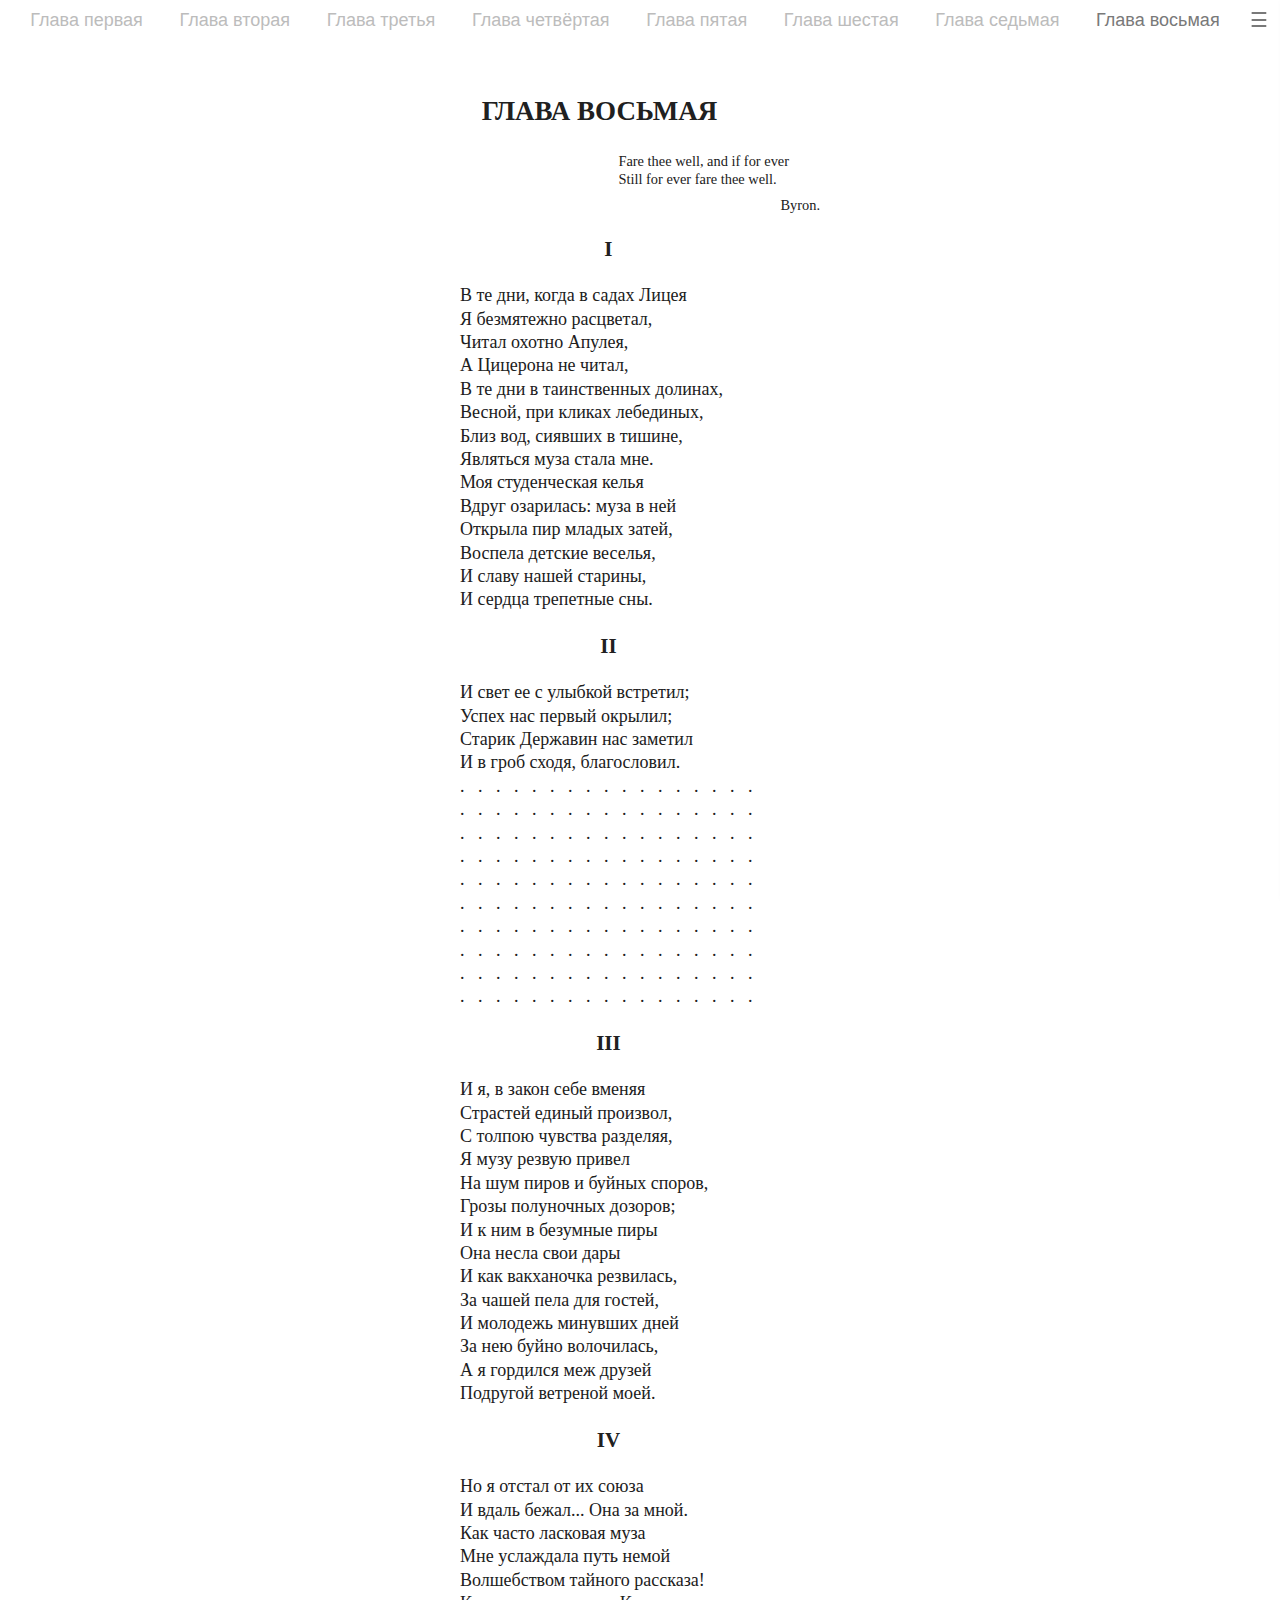
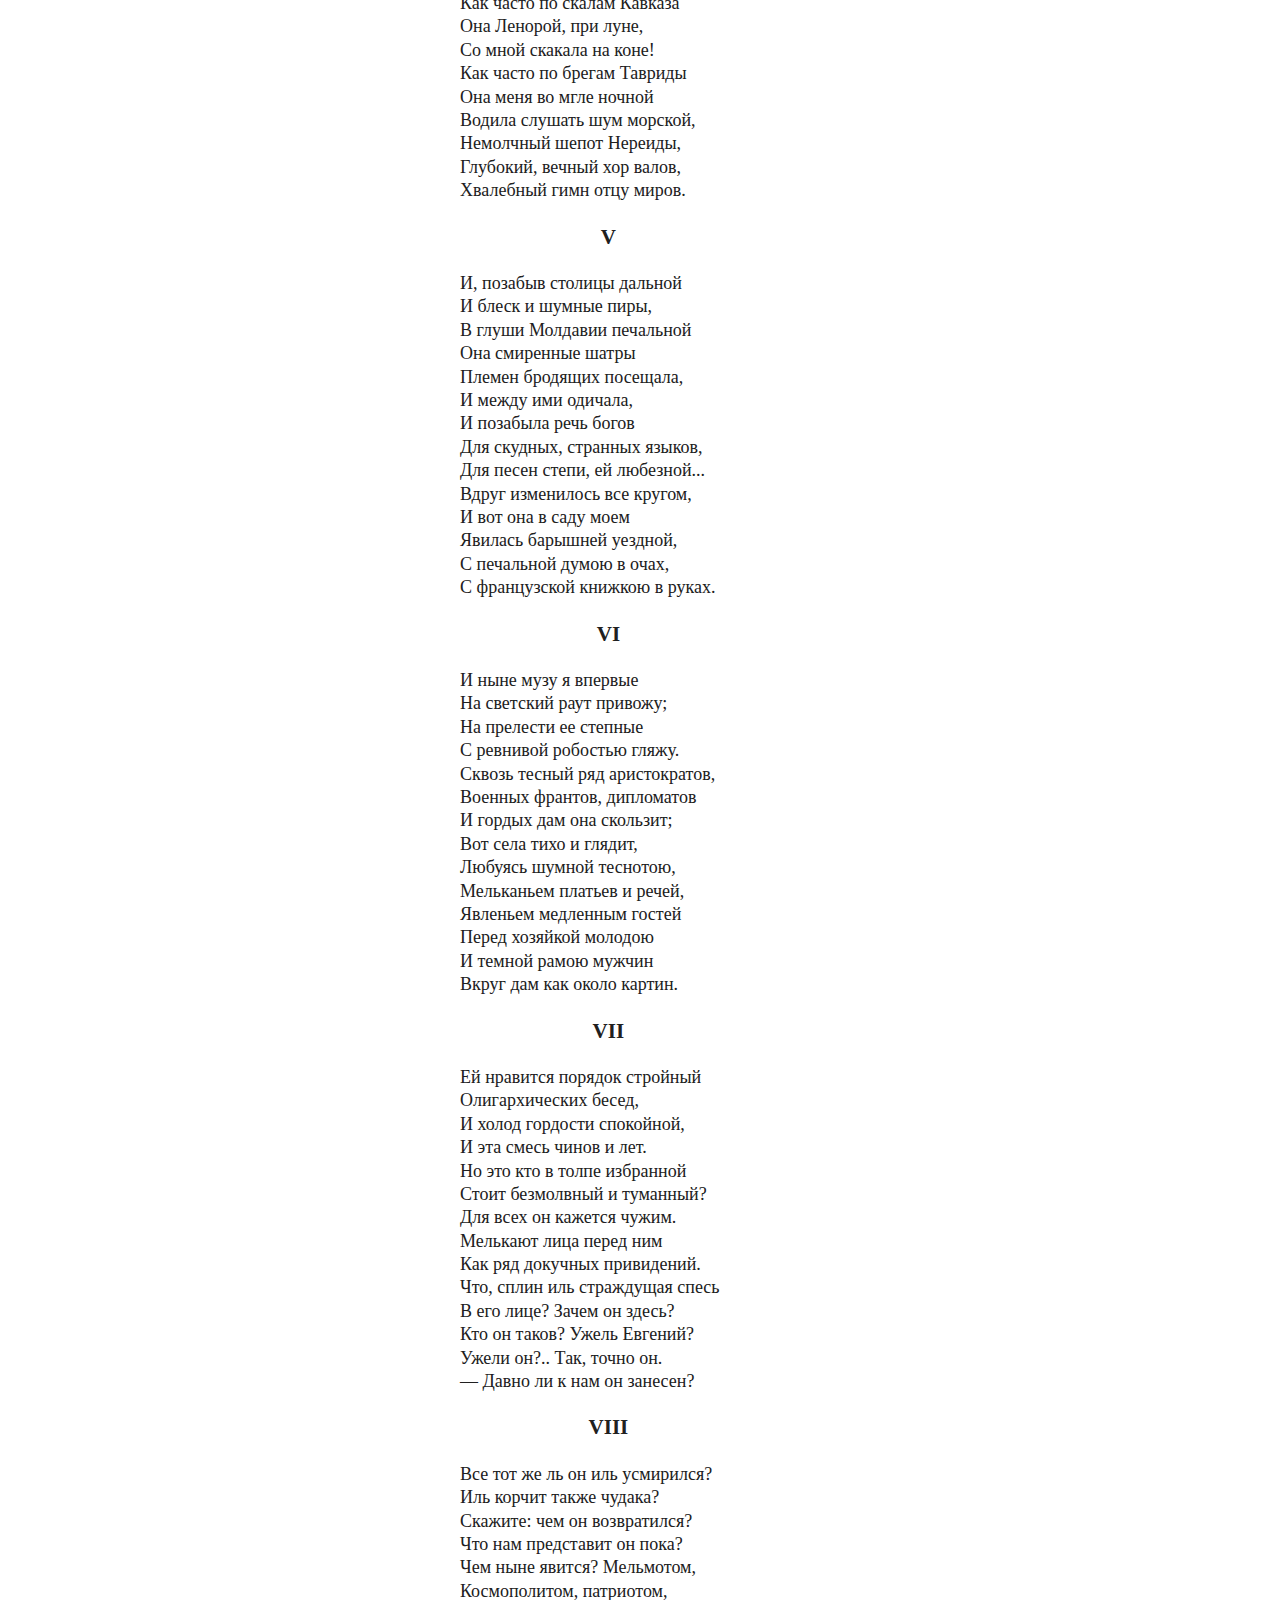
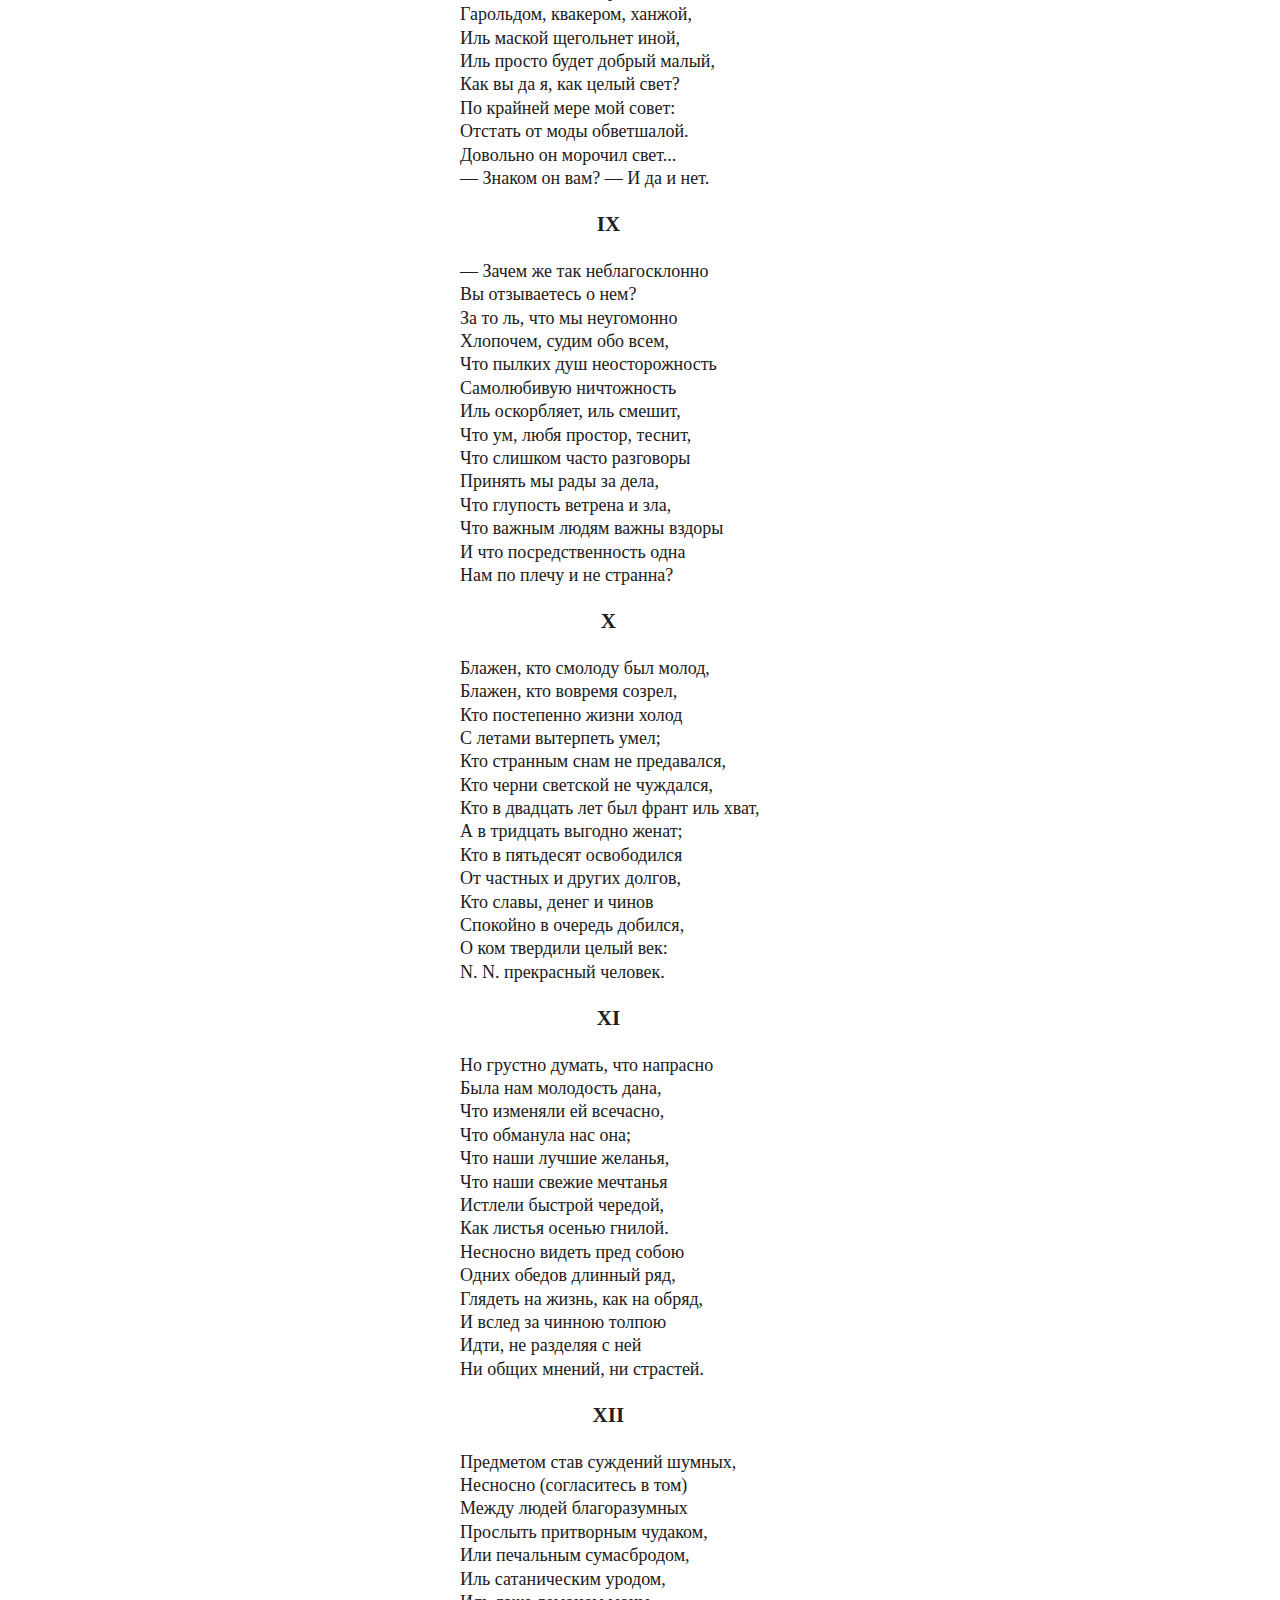
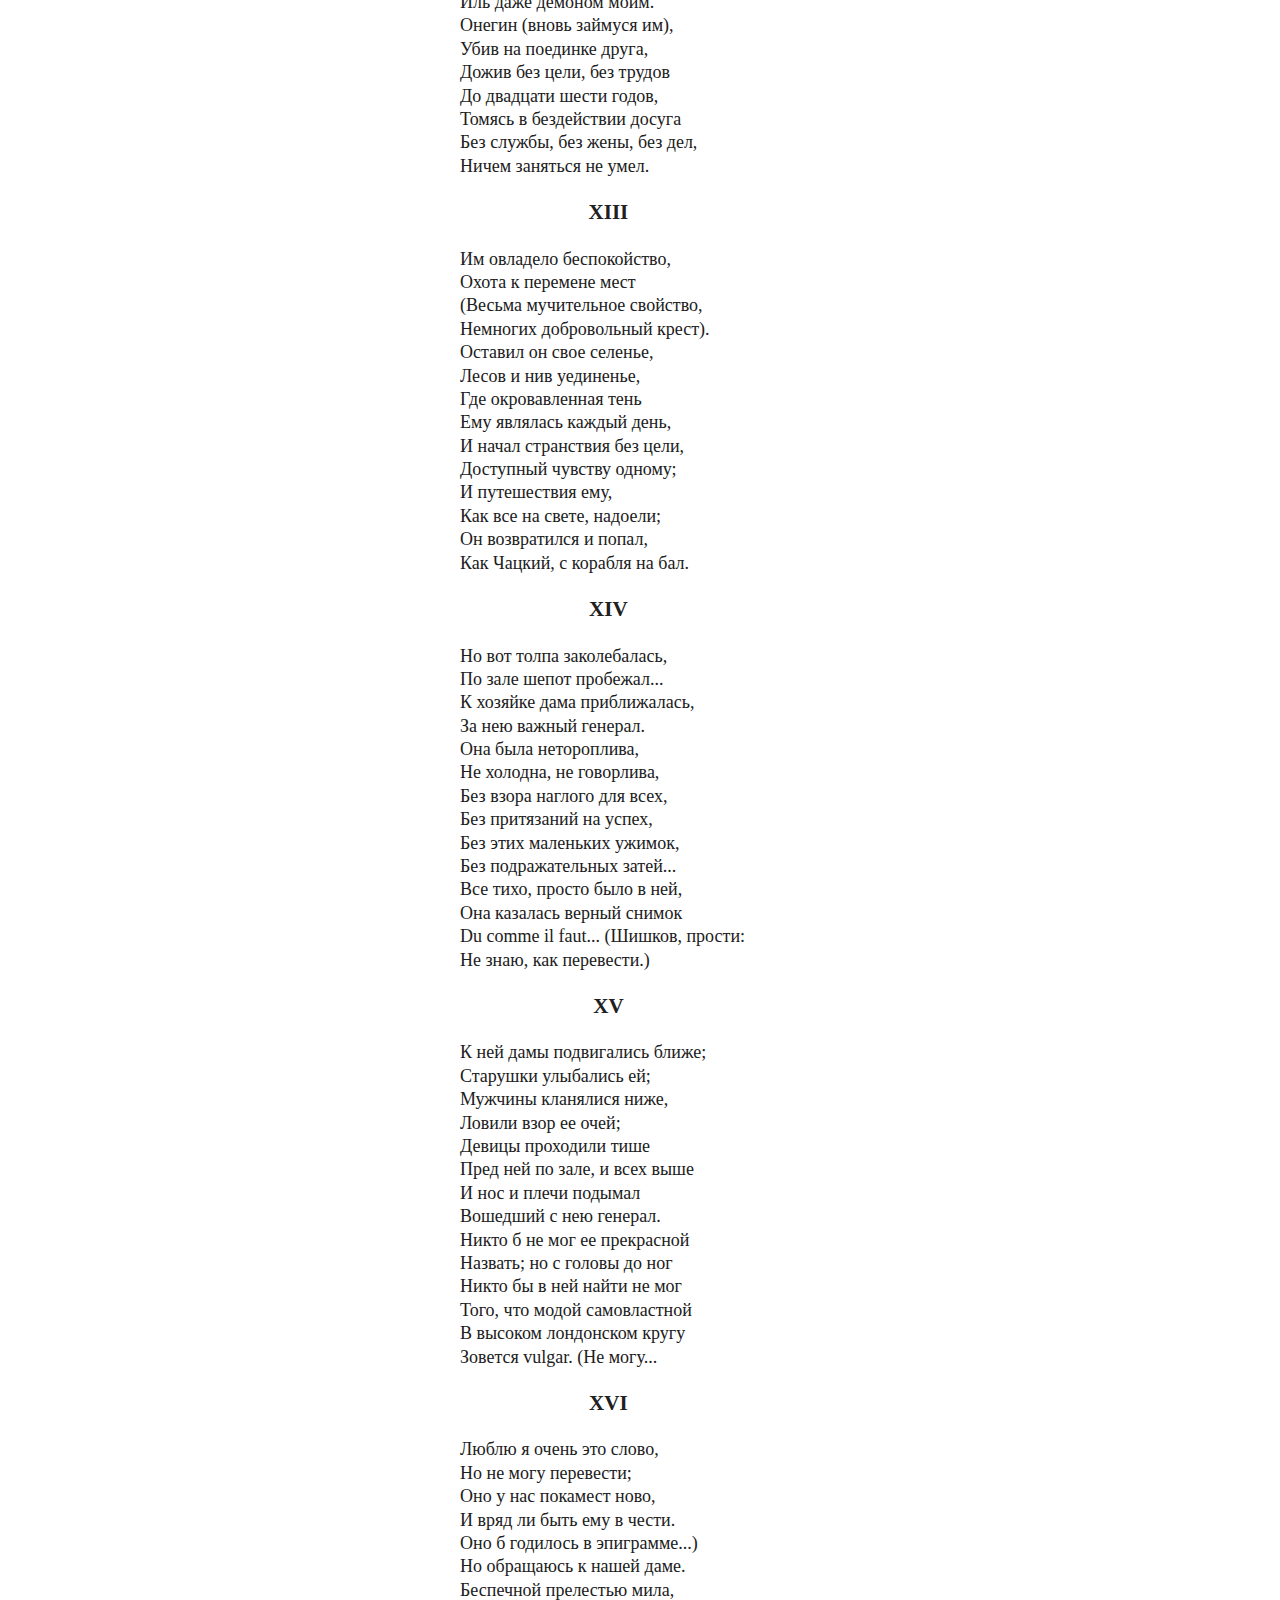
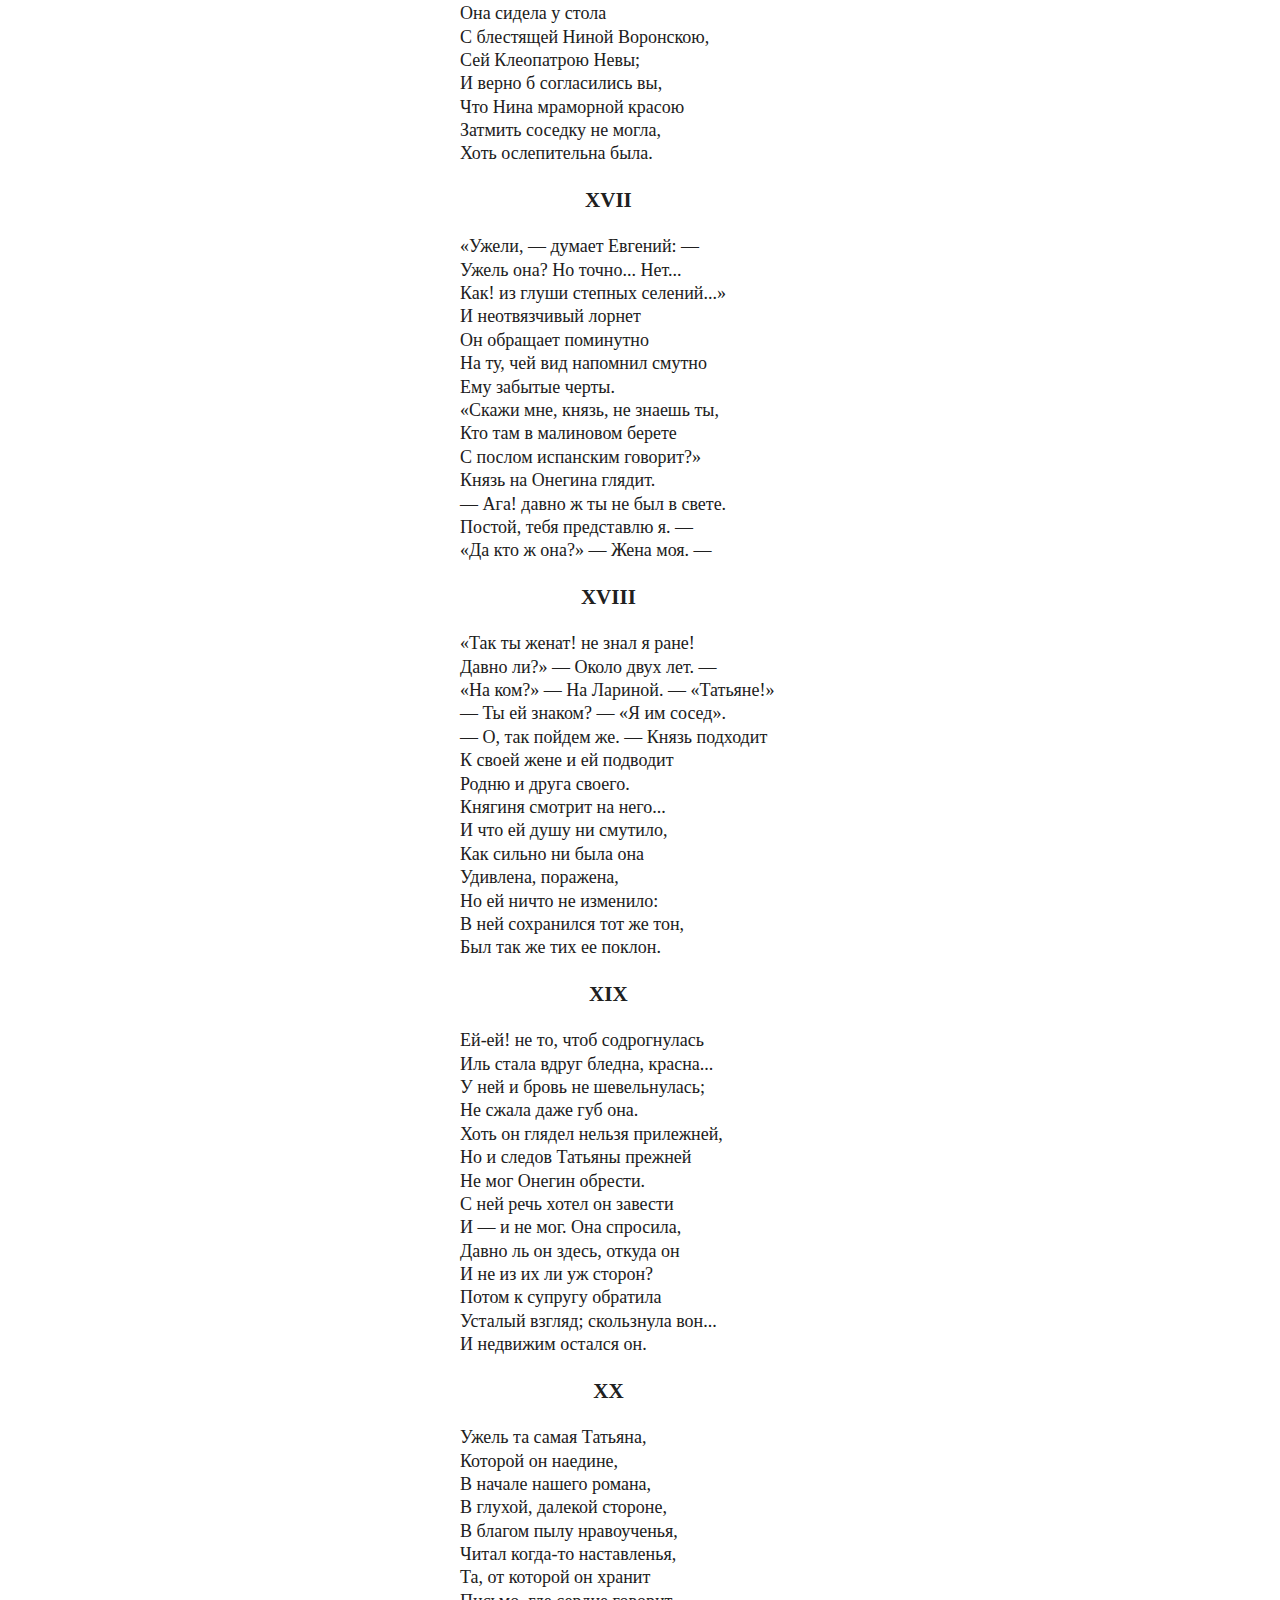
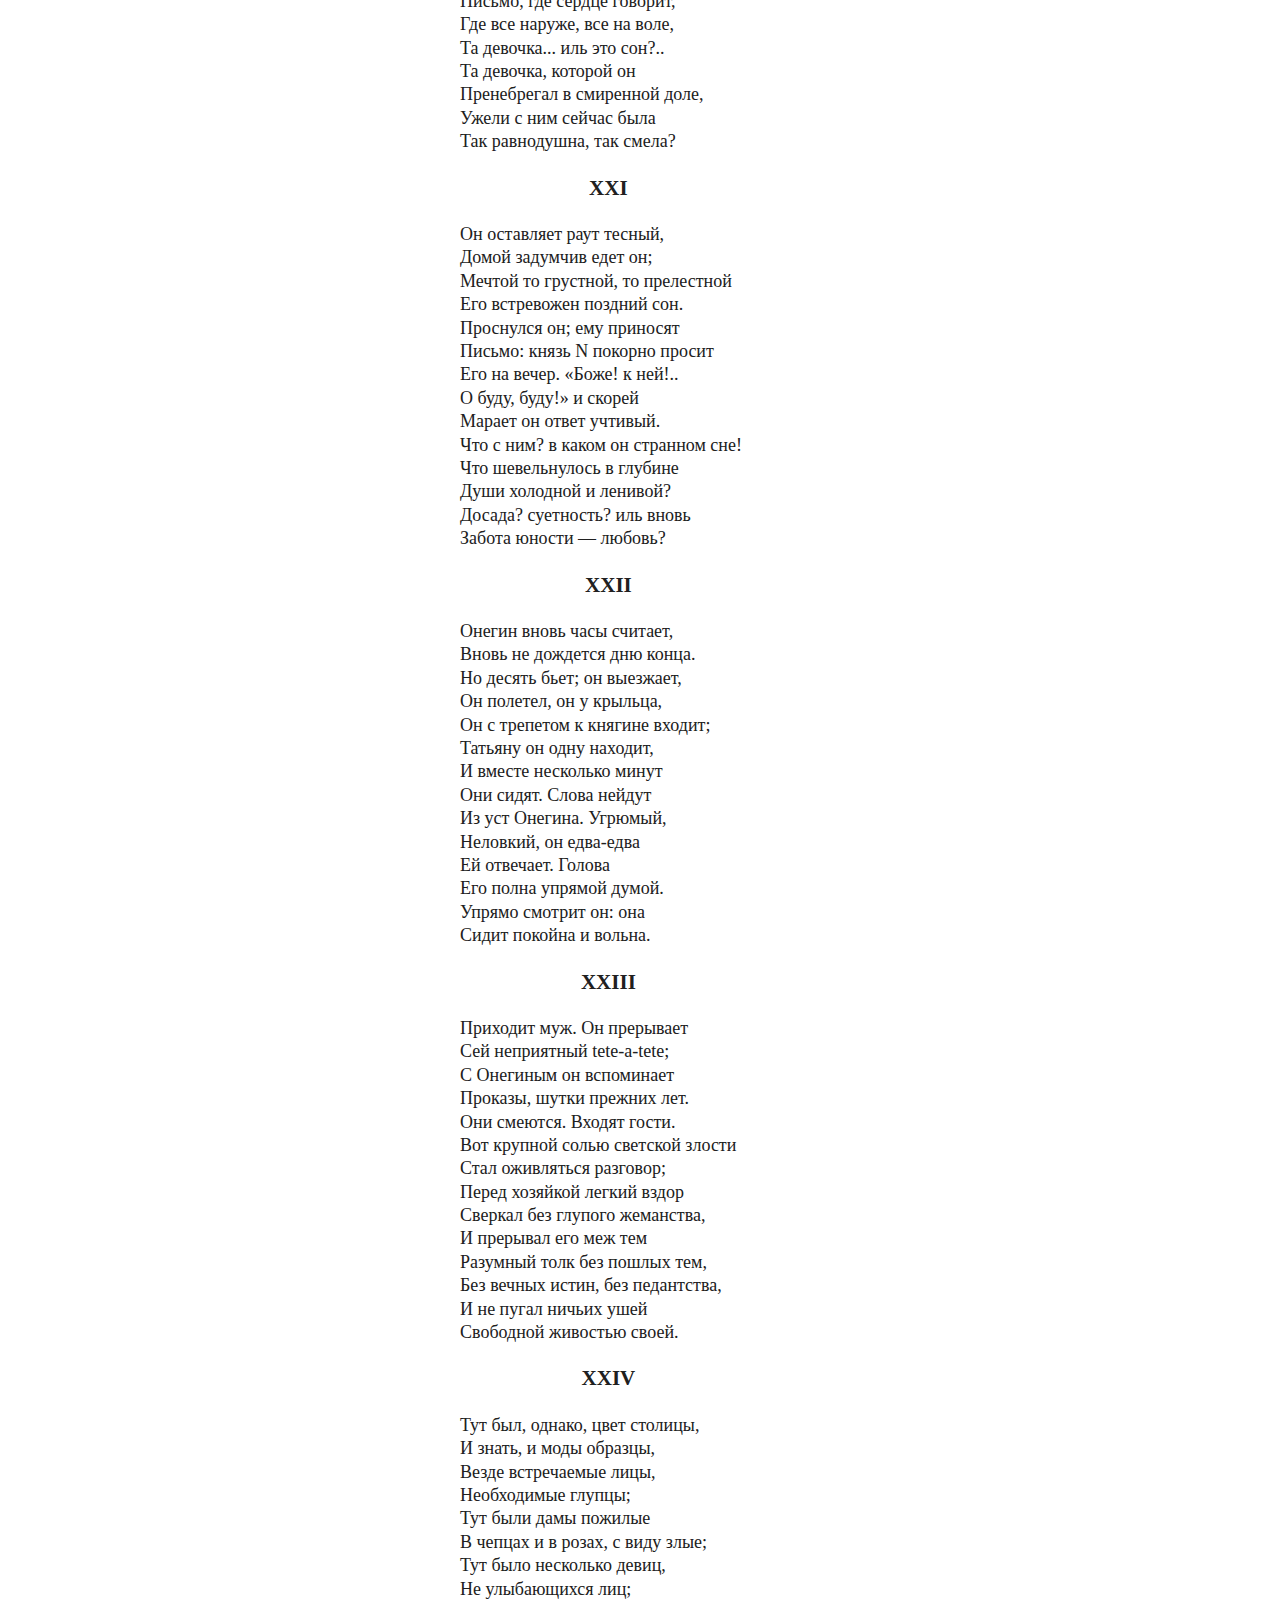
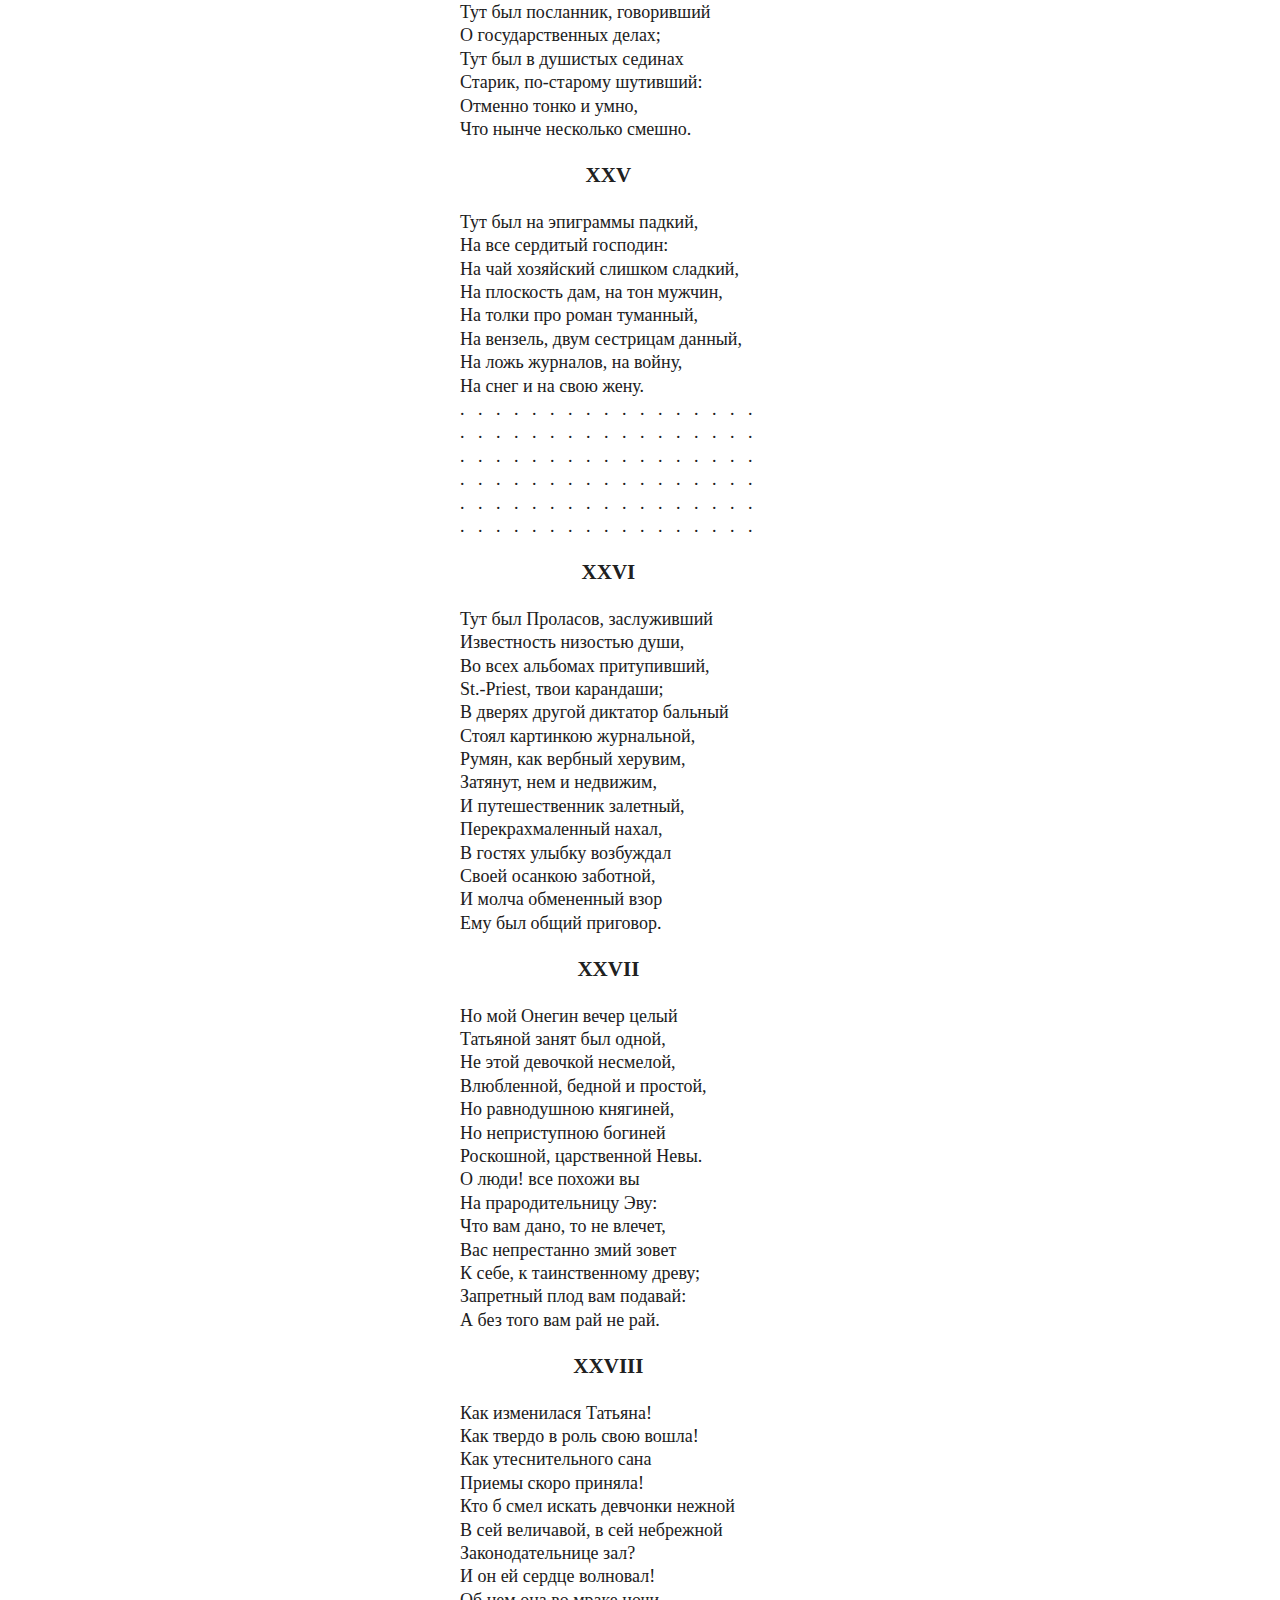
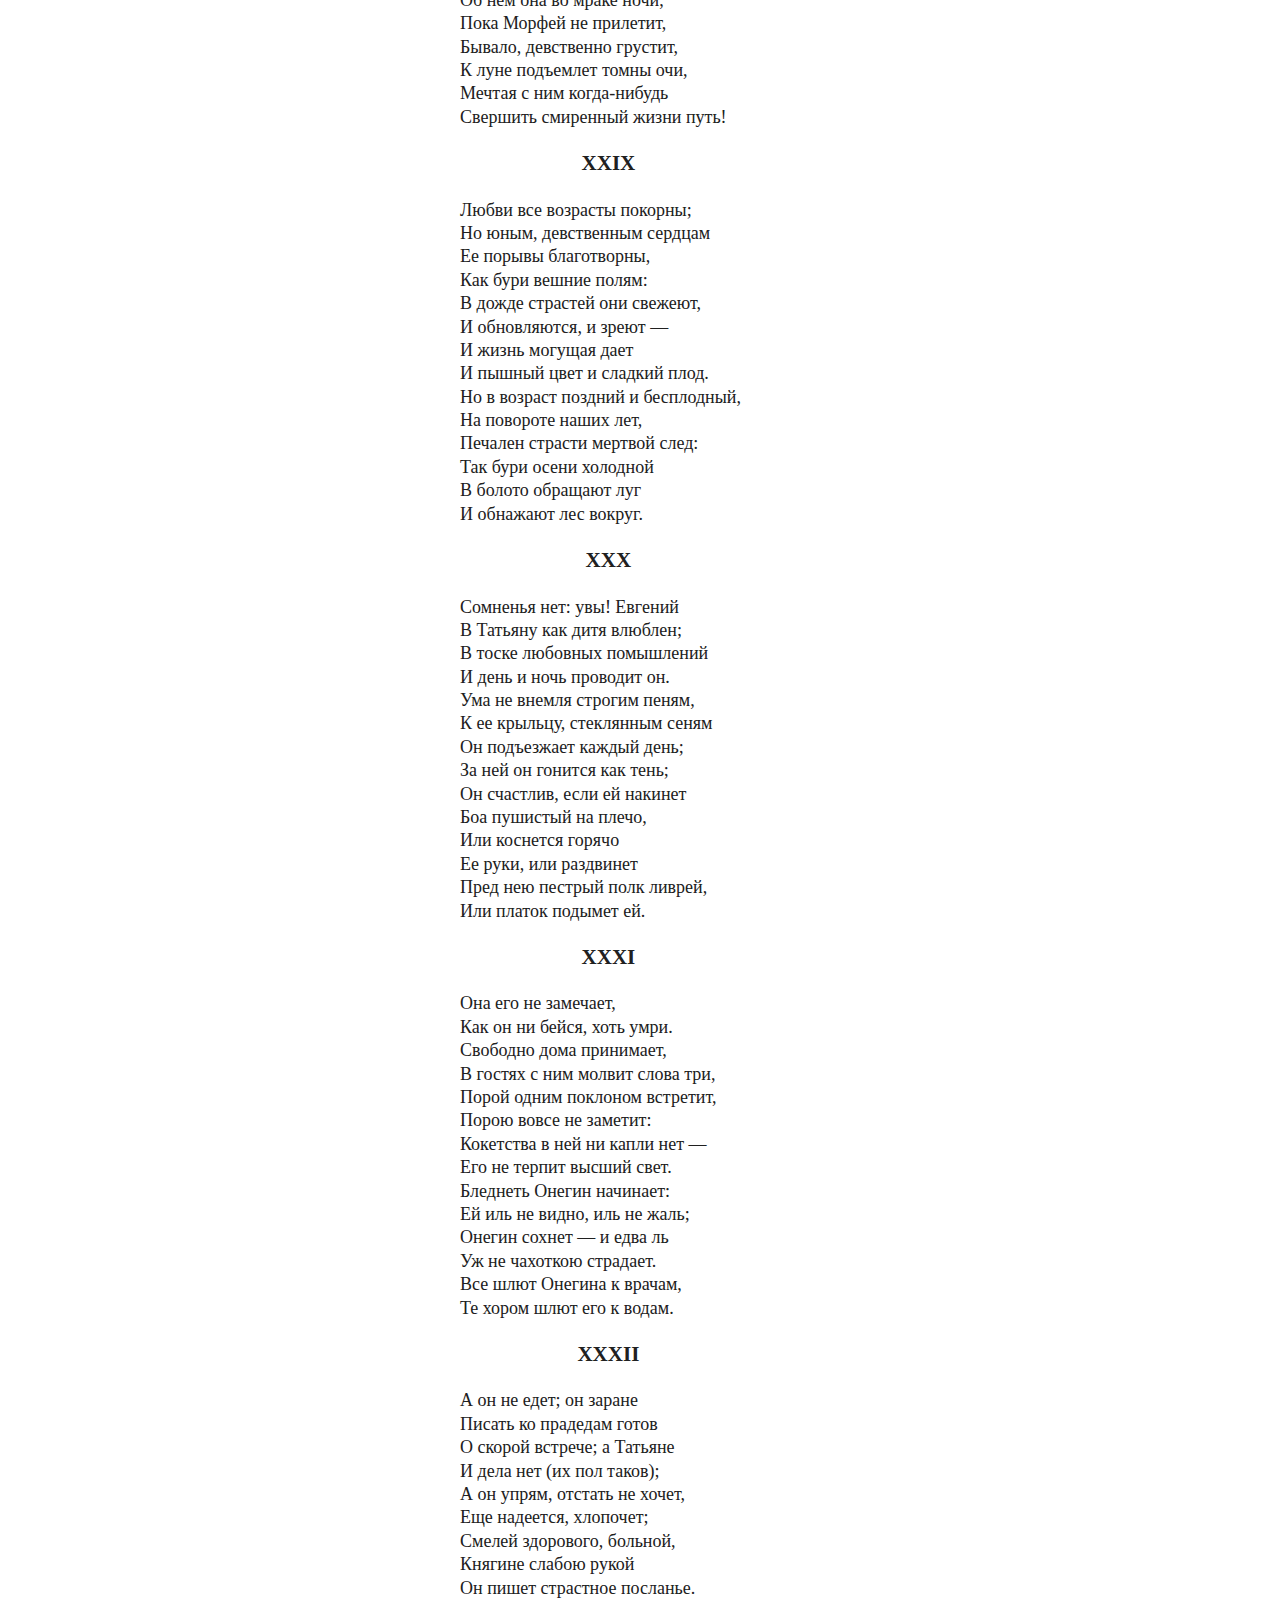
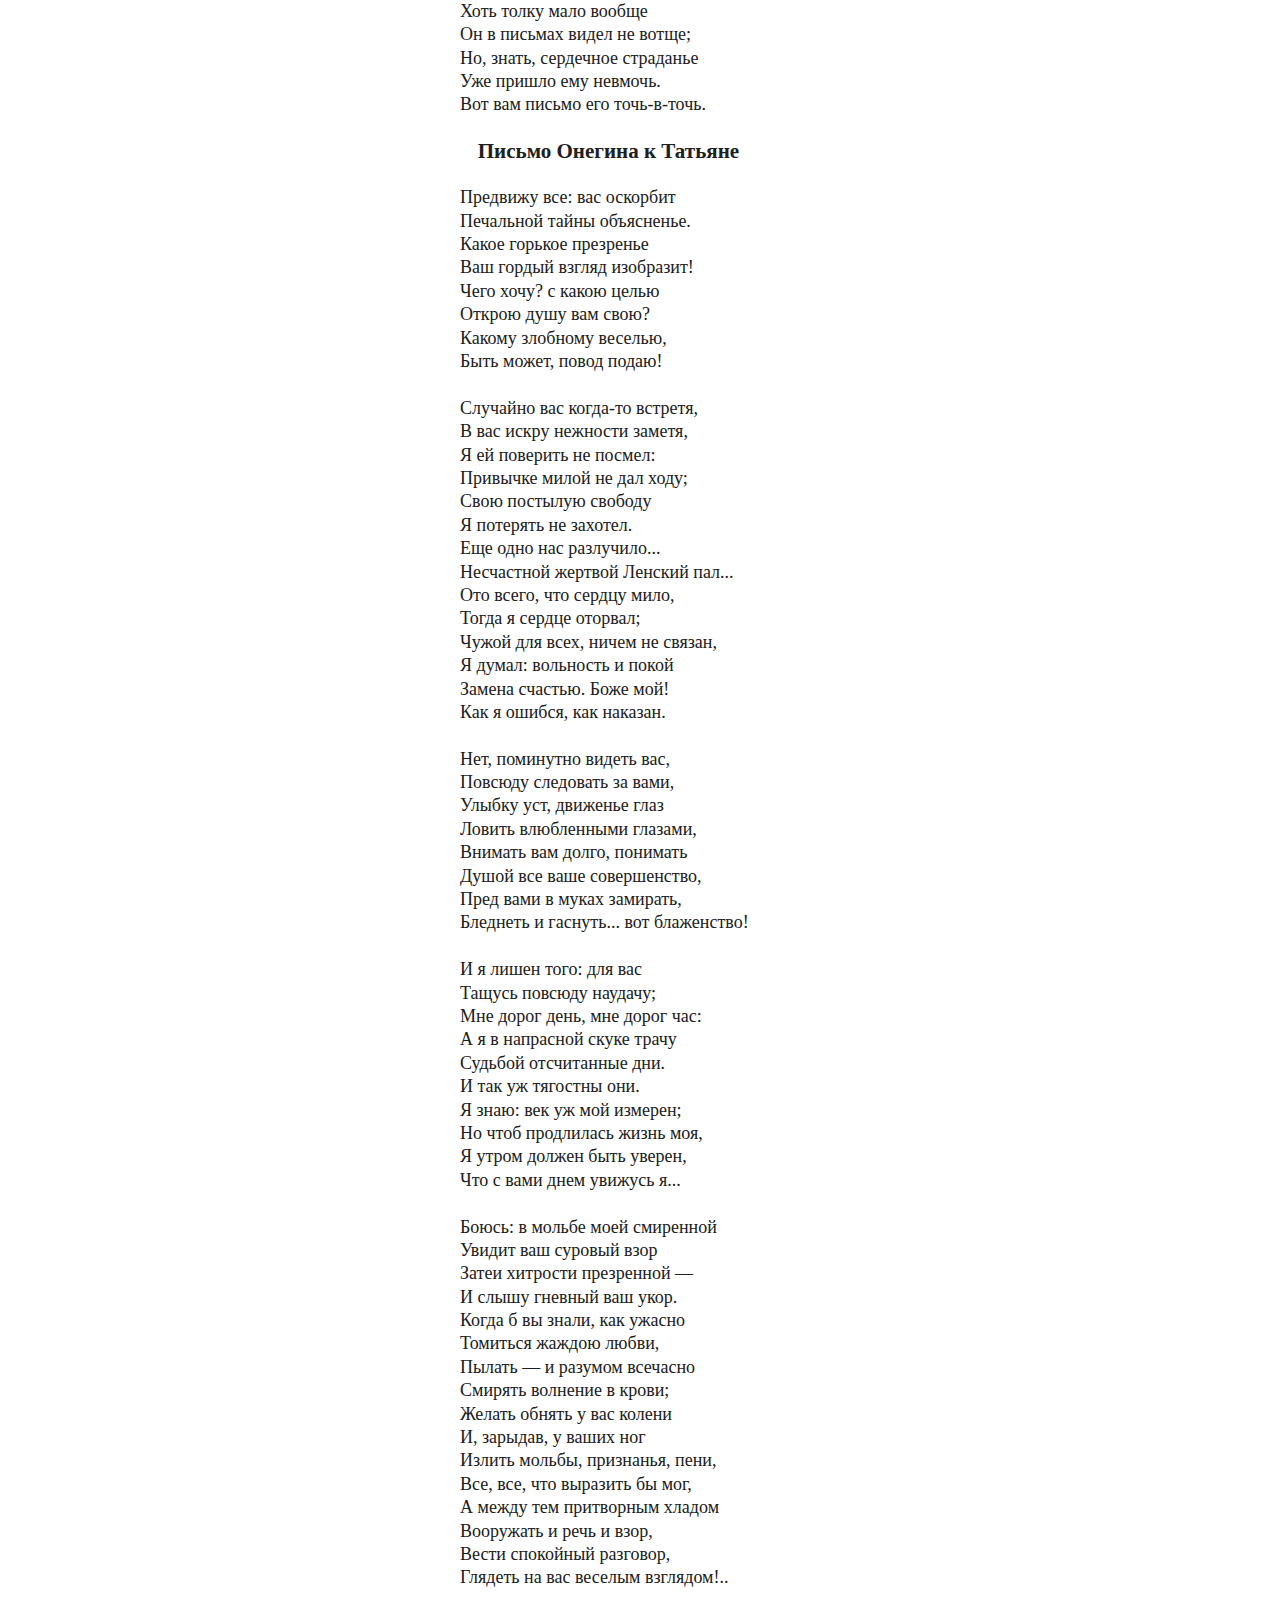
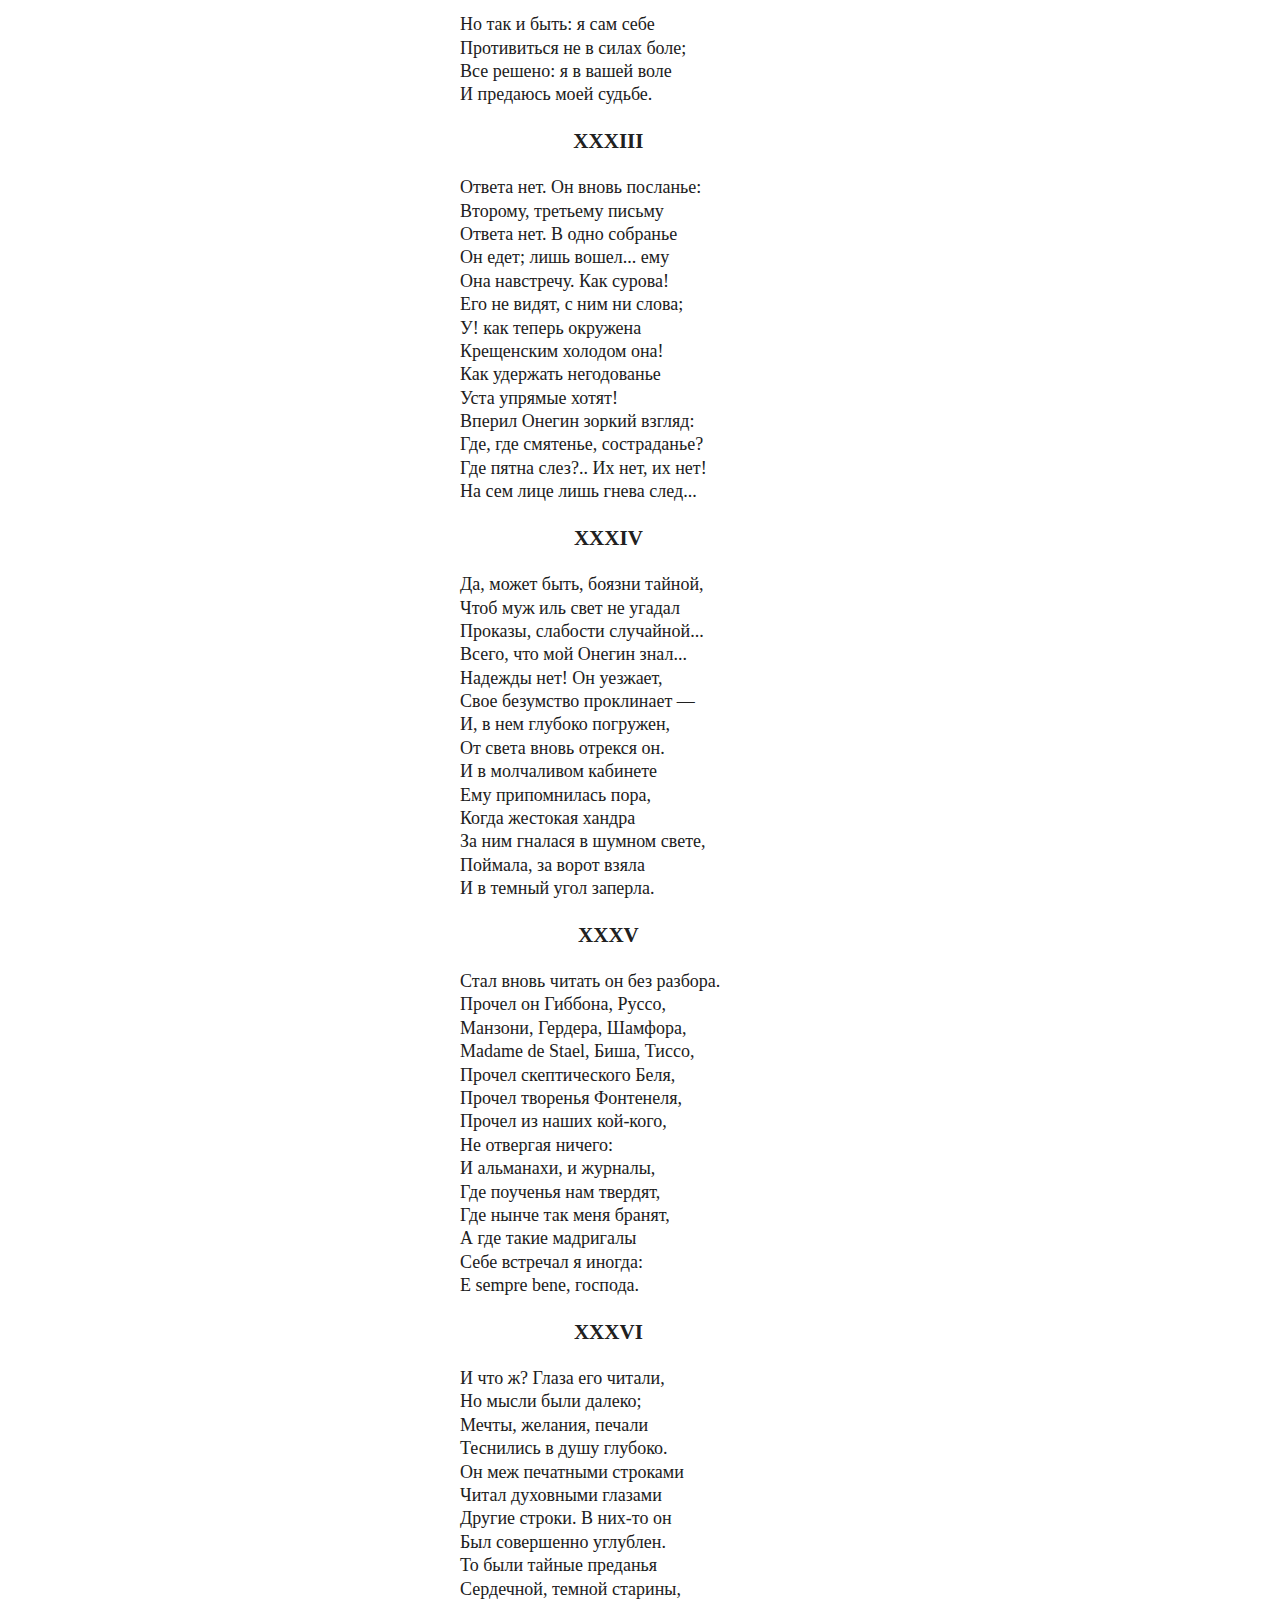
<file: ch8.html>
<!DOCTYPE html>
<html>
<head>
<meta name="viewport" content="width=device-width, initial-scale=1"/>
<meta http-equiv="Content-Type" content="text/html; charset=utf-8">
<title>Евгений Онегин — глава 8</title>
<link rel="stylesheet" href="css/onegin.css" type="text/css" media="screen">
<script src="js/smooth-scroll.min.js"></script>
<script src="js/onegin.min.js"></script>
</head>
<body>
<nav id="permanent">
    <a href="#" id="roast-beef">&#9776;</a>
</nav>

<nav id="chapters">
    <a href="ch1.html">
        <span class="chptr">Глава</span>
        <span class="short">1</span>
        <span class="long">первая</span>
    </a>
    <a href="ch2.html">
        <span class="chptr">Глава</span>
        <span class="short">2</span>
        <span class="long">вторая</span>
    </a>
    <a href="ch3.html">
        <span class="chptr">Глава</span>
        <span class="short">3</span>
        <span class="long">третья</span>
    </a>
    <a href="ch4.html">
        <span class="chptr">Глава</span>
        <span class="short">4</span>
        <span class="long">четвёртая</span>
    </a>
    <a href="ch5.html">
        <span class="chptr">Глава</span>
        <span class="short">5</span>
        <span class="long">пятая</span>
    </a>
    <a href="ch6.html">
        <span class="chptr">Глава</span>
        <span class="short">6</span>
        <span class="long">шестая</span>
    </a>
    <a href="ch7.html">
        <span class="chptr">Глава</span>
        <span class="short">7</span>
        <span class="long">седьмая</span>
    </a>
    <a href="ch8.html" class="active">
        <span class="chptr">Глава</span>
        <span class="short">8</span>
        <span class="long">восьмая</span>
    </a>
</nav>

<nav id="anchors">
<div id="themes-selector">
    <a href="#" id="white" class="white">&#10003;</a>
    <a href="#" id="sepia" class="sepia">&#10003;</a>
    <a href="#" id="black" class="black">&#10003;</a>
</div>
<a href="#p1" data-scroll>1. <small>В те дни, когда в садах Лицея</small></a>
<a href="#p2" data-scroll>2. <small>И свет ее с улыбкой встретил;</small></a>
<a href="#p3" data-scroll>3. <small>И я, в закон себе вменяя</small></a>
<a href="#p4" data-scroll>4. <small>Но я отстал от их союза</small></a>
<a href="#p5" data-scroll>5. <small>И, позабыв столицы дальной</small></a>
<a href="#p6" data-scroll>6. <small>И ныне музу я впервые</small></a>
<a href="#p7" data-scroll>7. <small>Ей нравится порядок стройный</small></a>
<a href="#p8" data-scroll>8. <small>Все тот же ль он иль усмирился?</small></a>
<a href="#p9" data-scroll>9. <small>— Зачем же так неблагосклонно</small></a>
<a href="#p10" data-scroll>10. <small>Блажен, кто смолоду был молод,</small></a>
<a href="#p11" data-scroll>11. <small>Но грустно думать, что напрасно</small></a>
<a href="#p12" data-scroll>12. <small>Предметом став суждений шумных,</small></a>
<a href="#p13" data-scroll>13. <small>Им овладело беспокойство,</small></a>
<a href="#p14" data-scroll>14. <small>Но вот толпа заколебалась,</small></a>
<a href="#p15" data-scroll>15. <small>К ней дамы подвигались ближе;</small></a>
<a href="#p16" data-scroll>16. <small>Люблю я очень это слово,</small></a>
<a href="#p17" data-scroll>17. <small>«Ужели, — думает Евгений: —</small></a>
<a href="#p18" data-scroll>18. <small>«Так ты женат! не знал я ране!</small></a>
<a href="#p19" data-scroll>19. <small>Ей-ей! не то, чтоб содрогнулась</small></a>
<a href="#p20" data-scroll>20. <small>Ужель та самая Татьяна,</small></a>
<a href="#p21" data-scroll>21. <small>Он оставляет раут тесный,</small></a>
<a href="#p22" data-scroll>22. <small>Онегин вновь часы считает,</small></a>
<a href="#p23" data-scroll>23. <small>Приходит муж. Он прерывает</small></a>
<a href="#p24" data-scroll>24. <small>Тут был, однако, цвет столицы,</small></a>
<a href="#p25" data-scroll>25. <small>Тут был на эпиграммы падкий,</small></a>
<a href="#p26" data-scroll>26. <small>Тут был Проласов, заслуживший</small></a>
<a href="#p27" data-scroll>27. <small>Но мой Онегин вечер целый</small></a>
<a href="#p28" data-scroll>28. <small>Как изменилася Татьяна!</small></a>
<a href="#p29" data-scroll>29. <small>Любви все возрасты покорны;</small></a>
<a href="#p30" data-scroll>30. <small>Сомненья нет: увы! Евгений</small></a>
<a href="#p31" data-scroll>31. <small>Она его не замечает,</small></a>
<a href="#p32" data-scroll>32. <small>А он не едет; он заране</small></a>
<a href="#pLO" data-scroll>Письмо Онегина к Татьяне</a>
<a href="#p33" data-scroll>33. <small>Ответа нет. Он вновь посланье:</small></a>
<a href="#p34" data-scroll>34. <small>Да, может быть, боязни тайной,</small></a>
<a href="#p35" data-scroll>35. <small>Стал вновь читать он без разбора.</small></a>
<a href="#p36" data-scroll>36. <small>И что ж? Глаза его читали,</small></a>
<a href="#p37" data-scroll>37. <small>И постепенно в усыпленье</small></a>
<a href="#p38" data-scroll>38. <small>Он так привык теряться в этом,</small></a>
<a href="#p39" data-scroll>39. <small>Дни мчались; в воздухе нагретом</small></a>
<a href="#p40" data-scroll>40. <small>Стремит Онегин? Вы заране</small></a>
<a href="#p41" data-scroll>41. <small>О, кто б немых ее страданий</small></a>
<a href="#p42" data-scroll>42. <small>Она его не подымает</small></a>
<a href="#p43" data-scroll>43. <small>Онегин, я тогда моложе,</small></a>
<a href="#p44" data-scroll>44. <small>Тогда — не правда ли? — в пустыне,</small></a>
<a href="#p45" data-scroll>45. <small>Я плачу... если вашей Тани</small></a>
<a href="#p46" data-scroll>46. <small>А мне, Онегин, пышность эта,</small></a>
<a href="#p47" data-scroll>47. <small>А счастье было так возможно,</small></a>
<a href="#p48" data-scroll>48. <small>Она ушла. Стоит Евгений,</small></a>
<a href="#p49" data-scroll>49. <small>Кто б ни был ты, о мой читатель,</small></a>
<a href="#p50" data-scroll>50. <small>Прости ж и ты, мой спутник странный,</small></a>
<a href="#p51" data-scroll>51. <small>Но те, которым в дружной встрече</small></a>
</nav>

<main>
<div class="text">
<h2><span id="p1">ГЛАВА ВОСЬМАЯ</span></h2>

<quote>
<div style="width:14em">Fare thee well, and if for ever<br/>
Still for ever fare thee well.</div>
<br/>
Byron.
</quote>

<h3>I</h3>
<p>В те дни, когда в садах Лицея
Я безмятежно расцветал,
Читал охотно Апулея,
А Цицерона не читал,
В те дни в таинственных долинах,
Весной, при кликах лебединых,
Близ вод, сиявших в тишине,
Являться муза стала мне.
Моя студенческая келья
Вдруг озарилась: муза в ней
Открыла пир младых затей,
Воспела детские веселья,
И славу нашей старины,
И сердца трепетные сны.
</p>
<h3><span id="p2">II</span></h3>
<p>И свет ее с улыбкой встретил;
Успех нас первый окрылил;
Старик Державин нас заметил
И в гроб сходя, благословил.
.   .   .   .   .   .   .   .   .   .   .   .   .   .   .   .   .
.   .   .   .   .   .   .   .   .   .   .   .   .   .   .   .   .
.   .   .   .   .   .   .   .   .   .   .   .   .   .   .   .   .
.   .   .   .   .   .   .   .   .   .   .   .   .   .   .   .   .
.   .   .   .   .   .   .   .   .   .   .   .   .   .   .   .   .
.   .   .   .   .   .   .   .   .   .   .   .   .   .   .   .   .
.   .   .   .   .   .   .   .   .   .   .   .   .   .   .   .   .
.   .   .   .   .   .   .   .   .   .   .   .   .   .   .   .   .
.   .   .   .   .   .   .   .   .   .   .   .   .   .   .   .   .
.   .   .   .   .   .   .   .   .   .   .   .   .   .   .   .   .
</p>
<h3><span id="p3">III</span></h3>
<p>И я, в закон себе вменяя
Страстей единый произвол,
С толпою чувства разделяя,
Я музу резвую привел
На шум пиров и буйных споров,
Грозы полуночных дозоров;
И к ним в безумные пиры
Она несла свои дары
И как вакханочка резвилась,
За чашей пела для гостей,
И молодежь минувших дней
За нею буйно волочилась,
А я гордился меж друзей
Подругой ветреной моей.
</p>
<h3><span id="p4">IV</span></h3>
<p>Но я отстал от их союза
И вдаль бежал... Она за мной.
Как часто ласковая муза
Мне услаждала путь немой
Волшебством тайного рассказа!
Как часто по скалам Кавказа
Она Ленорой, при луне,
Со мной скакала на коне!
Как часто по брегам Тавриды
Она меня во мгле ночной
Водила слушать шум морской,
Немолчный шепот Нереиды,
Глубокий, вечный хор валов,
Хвалебный гимн отцу миров.
</p>
<h3><span id="p5">V</span></h3>
<p>И, позабыв столицы дальной
И блеск и шумные пиры,
В глуши Молдавии печальной
Она смиренные шатры
Племен бродящих посещала,
И между ими одичала,
И позабыла речь богов
Для скудных, странных языков,
Для песен степи, ей любезной...
Вдруг изменилось все кругом,
И вот она в саду моем
Явилась барышней уездной,
С печальной думою в очах,
С французской книжкою в руках.
</p>
<h3><span id="p6">VI</span></h3>
<p>И ныне музу я впервые
На светский раут<sup>{44}</sup> привожу;
На прелести ее степные
С ревнивой робостью гляжу.
Сквозь тесный ряд аристократов,
Военных франтов, дипломатов
И гордых дам она скользит;
Вот села тихо и глядит,
Любуясь шумной теснотою,
Мельканьем платьев и речей,
Явленьем медленным гостей
Перед хозяйкой молодою
И темной рамою мужчин
Вкруг дам как около картин.
</p>
<h3><span id="p7">VII</span></h3>
<p>Ей нравится порядок стройный
Олигархических бесед,
И холод гордости спокойной,
И эта смесь чинов и лет.
Но это кто в толпе избранной
Стоит безмолвный и туманный?
Для всех он кажется чужим.
Мелькают лица перед ним
Как ряд докучных привидений.
Что, сплин иль страждущая спесь
В его лице? Зачем он здесь?
Кто он таков? Ужель Евгений?
Ужели он?.. Так, точно он.
— Давно ли к нам он занесен?
</p>
<h3><span id="p8">VIII</span></h3>
<p>Все тот же ль он иль усмирился?
Иль корчит также чудака?
Скажите: чем он возвратился?
Что нам представит он пока?
Чем ныне явится? Мельмотом,
Космополитом, патриотом,
Гарольдом, квакером, ханжой,
Иль маской щегольнет иной,
Иль просто будет добрый малый,
Как вы да я, как целый свет?
По крайней мере мой совет:
Отстать от моды обветшалой.
Довольно он морочил свет...
— Знаком он вам? — И да и нет.
</p>
<h3><span id="p9">IX</span></h3>
<p>— Зачем же так неблагосклонно
Вы отзываетесь о нем?
За то ль, что мы неугомонно
Хлопочем, судим обо всем,
Что пылких душ неосторожность
Самолюбивую ничтожность
Иль оскорбляет, иль смешит,
Что ум, любя простор, теснит,
Что слишком часто разговоры
Принять мы рады за дела,
Что глупость ветрена и зла,
Что важным людям важны вздоры
И что посредственность одна
Нам по плечу и не странна?
</p>
<h3><span id="p10">X</span></h3>
<p>Блажен, кто смолоду был молод,
Блажен, кто вовремя созрел,
Кто постепенно жизни холод
С летами вытерпеть умел;
Кто странным снам не предавался,
Кто черни светской не чуждался,
Кто в двадцать лет был франт иль хват,
А в тридцать выгодно женат;
Кто в пятьдесят освободился
От частных и других долгов,
Кто славы, денег и чинов
Спокойно в очередь добился,
О ком твердили целый век:
N. N. прекрасный человек.
</p>
<h3><span id="p11">XI</span></h3>
<p>Но грустно думать, что напрасно
Была нам молодость дана,
Что изменяли ей всечасно,
Что обманула нас она;
Что наши лучшие желанья,
Что наши свежие мечтанья
Истлели быстрой чередой,
Как листья осенью гнилой.
Несносно видеть пред собою
Одних обедов длинный ряд,
Глядеть на жизнь, как на обряд,
И вслед за чинною толпою
Идти, не разделяя с ней
Ни общих мнений, ни страстей.
</p>
<h3><span id="p12">XII</span></h3>
<p>Предметом став суждений шумных,
Несносно (согласитесь в том)
Между людей благоразумных
Прослыть притворным чудаком,
Или печальным сумасбродом,
Иль сатаническим уродом,
Иль даже демоном моим.
Онегин (вновь займуся им),
Убив на поединке друга,
Дожив без цели, без трудов
До двадцати шести годов,
Томясь в бездействии досуга
Без службы, без жены, без дел,
Ничем заняться не умел.
</p>
<h3><span id="p13">XIII</span></h3>
<p>Им овладело беспокойство,
Охота к перемене мест
(Весьма мучительное свойство,
Немногих добровольный крест).
Оставил он свое селенье,
Лесов и нив уединенье,
Где окровавленная тень
Ему являлась каждый день,
И начал странствия без цели,
Доступный чувству одному;
И путешествия ему,
Как все на свете, надоели;
Он возвратился и попал,
Как Чацкий, с корабля на бал.
</p>
<h3><span id="p14">XIV</span></h3>
<p>Но вот толпа заколебалась,
По зале шепот пробежал...
К хозяйке дама приближалась,
За нею важный генерал.
Она была нетороплива,
Не холодна, не говорлива,
Без взора наглого для всех,
Без притязаний на успех,
Без этих маленьких ужимок,
Без подражательных затей...
Все тихо, просто было в ней,
Она казалась верный снимок
Du comme il faut... (Шишков, прости:
Не знаю, как перевести.)
</p>
<h3><span id="p15">XV</span></h3>
<p>К ней дамы подвигались ближе;
Старушки улыбались ей;
Мужчины кланялися ниже,
Ловили взор ее очей;
Девицы проходили тише
Пред ней по зале, и всех выше
И нос и плечи подымал
Вошедший с нею генерал.
Никто б не мог ее прекрасной
Назвать; но с головы до ног
Никто бы в ней найти не мог
Того, что модой самовластной
В высоком лондонском кругу
Зовется vulgаr. (Не могу...
</p>
<h3><span id="p16">XVI</span></h3>
<p>Люблю я очень это слово,
Но не могу перевести;
Оно у нас покамест ново,
И вряд ли быть ему в чести.
Оно б годилось в эпиграмме...)
Но обращаюсь к нашей даме.
Беспечной прелестью мила,
Она сидела у стола
С блестящей Ниной Воронскою,
Сей Клеопатрою Невы;
И верно б согласились вы,
Что Нина мраморной красою
Затмить соседку не могла,
Хоть ослепительна была.
</p>
<h3><span id="p17">XVII</span></h3>
<p>«Ужели, — думает Евгений: —
Ужель она? Но точно... Нет...
Как! из глуши степных селений...»
И неотвязчивый лорнет
Он обращает поминутно
На ту, чей вид напомнил смутно
Ему забытые черты.
«Скажи мне, князь, не знаешь ты,
Кто там в малиновом берете
С послом испанским говорит?»
Князь на Онегина глядит.
— Ага! давно ж ты не был в свете.
Постой, тебя представлю я. —
«Да кто ж она?» — Жена моя. —
</p>
<h3><span id="p18">XVIII</span></h3>
<p>«Так ты женат! не знал я ране!
Давно ли?» — Около двух лет. —
«На ком?» — На Лариной. — «Татьяне!»
— Ты ей знаком? — «Я им сосед».
— О, так пойдем же. — Князь подходит
К своей жене и ей подводит
Родню и друга своего.
Княгиня смотрит на него...
И что ей душу ни смутило,
Как сильно ни была она
Удивлена, поражена,
Но ей ничто не изменило:
В ней сохранился тот же тон,
Был так же тих ее поклон.
</p>
<h3><span id="p19">XIX</span></h3>
<p>Ей-ей! не то, чтоб содрогнулась
Иль стала вдруг бледна, красна...
У ней и бровь не шевельнулась;
Не сжала даже губ она.
Хоть он глядел нельзя прилежней,
Но и следов Татьяны прежней
Не мог Онегин обрести.
С ней речь хотел он завести
И — и не мог. Она спросила,
Давно ль он здесь, откуда он
И не из их ли уж сторон?
Потом к супругу обратила
Усталый взгляд; скользнула вон...
И недвижим остался он.
</p>
<h3><span id="p20">XX</span></h3>
<p>Ужель та самая Татьяна,
Которой он наедине,
В начале нашего романа,
В глухой, далекой стороне,
В благом пылу нравоученья,
Читал когда-то наставленья,
Та, от которой он хранит
Письмо, где сердце говорит,
Где все наруже, все на воле,
Та девочка... иль это сон?..
Та девочка, которой он
Пренебрегал в смиренной доле,
Ужели с ним сейчас была
Так равнодушна, так смела?
</p>
<h3><span id="p21">XXI</span></h3>
<p>Он оставляет раут тесный,
Домой задумчив едет он;
Мечтой то грустной, то прелестной
Его встревожен поздний сон.
Проснулся он; ему приносят
Письмо: князь N покорно просит
Его на вечер. «Боже! к ней!..
О буду, буду!» и скорей
Марает он ответ учтивый.
Что с ним? в каком он странном сне!
Что шевельнулось в глубине
Души холодной и ленивой?
Досада? суетность? иль вновь
Забота юности — любовь?
</p>
<h3><span id="p22">XXII</span></h3>
<p>Онегин вновь часы считает,
Вновь не дождется дню конца.
Но десять бьет; он выезжает,
Он полетел, он у крыльца,
Он с трепетом к княгине входит;
Татьяну он одну находит,
И вместе несколько минут
Они сидят. Слова нейдут
Из уст Онегина. Угрюмый,
Неловкий, он едва-едва
Ей отвечает. Голова
Его полна упрямой думой.
Упрямо смотрит он: она
Сидит покойна и вольна.
</p>
<h3><span id="p23">XXIII</span></h3>
<p>Приходит муж. Он прерывает
Сей неприятный tete-a-tete;
С Онегиным он вспоминает
Проказы, шутки прежних лет.
Они смеются. Входят гости.
Вот крупной солью светской злости
Стал оживляться разговор;
Перед хозяйкой легкий вздор
Сверкал без глупого жеманства,
И прерывал его меж тем
Разумный толк без пошлых тем,
Без вечных истин, без педантства,
И не пугал ничьих ушей
Свободной живостью своей.
</p>
<h3><span id="p24">XXIV</span></h3>
<p>Тут был, однако, цвет столицы,
И знать, и моды образцы,
Везде встречаемые лицы,
Необходимые глупцы;
Тут были дамы пожилые
В чепцах и в розах, с виду злые;
Тут было несколько девиц,
Не улыбающихся лиц;
Тут был посланник, говоривший
О государственных делах;
Тут был в душистых сединах
Старик, по-старому шутивший:
Отменно тонко и умно,
Что нынче несколько смешно.
</p>
<h3><span id="p25">XXV</span></h3>
<p>Тут был на эпиграммы падкий,
На все сердитый господин:
На чай хозяйский слишком сладкий,
На плоскость дам, на тон мужчин,
На толки про роман туманный,
На вензель, двум сестрицам данный,
На ложь журналов, на войну,
На снег и на свою жену.
.   .   .   .   .   .   .   .   .   .   .   .   .   .   .   .   .
.   .   .   .   .   .   .   .   .   .   .   .   .   .   .   .   .
.   .   .   .   .   .   .   .   .   .   .   .   .   .   .   .   .
.   .   .   .   .   .   .   .   .   .   .   .   .   .   .   .   .
.   .   .   .   .   .   .   .   .   .   .   .   .   .   .   .   .
.   .   .   .   .   .   .   .   .   .   .   .   .   .   .   .   .
</p>
<h3><span id="p26">XXVI</span></h3>
<p>Тут был Проласов, заслуживший
Известность низостью души,
Во всех альбомах притупивший,
St.-Рriest, твои карандаши;
В дверях другой диктатор бальный
Стоял картинкою журнальной,
Румян, как вербный херувим,
Затянут, нем и недвижим,
И путешественник залетный,
Перекрахмаленный нахал,
В гостях улыбку возбуждал
Своей осанкою заботной,
И молча обмененный взор
Ему был общий приговор.
</p>
<h3><span id="p27">XXVII</span></h3>
<p>Но мой Онегин вечер целый
Татьяной занят был одной,
Не этой девочкой несмелой,
Влюбленной, бедной и простой,
Но равнодушною княгиней,
Но неприступною богиней
Роскошной, царственной Невы.
О люди! все похожи вы
На прародительницу Эву:
Что вам дано, то не влечет,
Вас непрестанно змий зовет
К себе, к таинственному древу;
Запретный плод вам подавай:
А без того вам рай не рай.
</p>
<h3><span id="p28">XXVIII</span></h3>
<p>Как изменилася Татьяна!
Как твердо в роль свою вошла!
Как утеснительного сана
Приемы скоро приняла!
Кто б смел искать девчонки нежной
В сей величавой, в сей небрежной
Законодательнице зал?
И он ей сердце волновал!
Об нем она во мраке ночи,
Пока Морфей не прилетит,
Бывало, девственно грустит,
К луне подъемлет томны очи,
Мечтая с ним когда-нибудь
Свершить смиренный жизни путь!
</p>
<h3><span id="p29">XXIX</span></h3>
<p>Любви все возрасты покорны;
Но юным, девственным сердцам
Ее порывы благотворны,
Как бури вешние полям:
В дожде страстей они свежеют,
И обновляются, и зреют —
И жизнь могущая дает
И пышный цвет и сладкий плод.
Но в возраст поздний и бесплодный,
На повороте наших лет,
Печален страсти мертвой след:
Так бури осени холодной
В болото обращают луг
И обнажают лес вокруг.
</p>
<h3><span id="p30">XXX</span></h3>
<p>Сомненья нет: увы! Евгений
В Татьяну как дитя влюблен;
В тоске любовных помышлений
И день и ночь проводит он.
Ума не внемля строгим пеням,
К ее крыльцу, стеклянным сеням
Он подъезжает каждый день;
За ней он гонится как тень;
Он счастлив, если ей накинет
Боа пушистый на плечо,
Или коснется горячо
Ее руки, или раздвинет
Пред нею пестрый полк ливрей,
Или платок подымет ей.
</p>
<h3><span id="p31">XXXI</span></h3>
<p>Она его не замечает,
Как он ни бейся, хоть умри.
Свободно дома принимает,
В гостях с ним молвит слова три,
Порой одним поклоном встретит,
Порою вовсе не заметит:
Кокетства в ней ни капли нет —
Его не терпит высший свет.
Бледнеть Онегин начинает:
Ей иль не видно, иль не жаль;
Онегин сохнет — и едва ль
Уж не чахоткою страдает.
Все шлют Онегина к врачам,
Те хором шлют его к водам.
</p>
<h3><span id="p32">XXXII</span></h3>
<p>А он не едет; он заране
Писать ко прадедам готов
О скорой встрече; а Татьяне
И дела нет (их пол таков);
А он упрям, отстать не хочет,
Еще надеется, хлопочет;
Смелей здорового, больной,
Княгине слабою рукой
Он пишет страстное посланье.
Хоть толку мало вообще
Он в письмах видел не вотще;
Но, знать, сердечное страданье
Уже пришло ему невмочь.
Вот вам письмо его точь-в-точь.
</p>
<h3><span id="pLO">Письмо Онегина к Татьяне</span></h3>
<p>Предвижу все: вас оскорбит
Печальной тайны объясненье.
Какое горькое презренье
Ваш гордый взгляд изобразит!
Чего хочу? с какою целью
Открою душу вам свою?
Какому злобному веселью,
Быть может, повод подаю!
</p>
<p>Случайно вас когда-то встретя,
В вас искру нежности заметя,
Я ей поверить не посмел:
Привычке милой не дал ходу;
Свою постылую свободу
Я потерять не захотел.
Еще одно нас разлучило...
Несчастной жертвой Ленский пал...
Ото всего, что сердцу мило,
Тогда я сердце оторвал;
Чужой для всех, ничем не связан,
Я думал: вольность и покой
Замена счастью. Боже мой!
Как я ошибся, как наказан.
</p>
<p>Нет, поминутно видеть вас,
Повсюду следовать за вами,
Улыбку уст, движенье глаз
Ловить влюбленными глазами,
Внимать вам долго, понимать
Душой все ваше совершенство,
Пред вами в муках замирать,
Бледнеть и гаснуть... вот блаженство!
</p>
<p>И я лишен того: для вас
Тащусь повсюду наудачу;
Мне дорог день, мне дорог час:
А я в напрасной скуке трачу
Судьбой отсчитанные дни.
И так уж тягостны они.
Я знаю: век уж мой измерен;
Но чтоб продлилась жизнь моя,
Я утром должен быть уверен,
Что с вами днем увижусь я...
</p>
<p>Боюсь: в мольбе моей смиренной
Увидит ваш суровый взор
Затеи хитрости презренной —
И слышу гневный ваш укор.
Когда б вы знали, как ужасно
Томиться жаждою любви,
Пылать — и разумом всечасно
Смирять волнение в крови;
Желать обнять у вас колени
И, зарыдав, у ваших ног
Излить мольбы, признанья, пени,
Все, все, что выразить бы мог,
А между тем притворным хладом
Вооружать и речь и взор,
Вести спокойный разговор,
Глядеть на вас веселым взглядом!..
</p>
<p>Но так и быть: я сам себе
Противиться не в силах боле;
Все решено: я в вашей воле
И предаюсь моей судьбе.
</p>
<h3><span id="p33">XXXIII</span></h3>
<p>Ответа нет. Он вновь посланье:
Второму, третьему письму
Ответа нет. В одно собранье
Он едет; лишь вошел... ему
Она навстречу. Как сурова!
Его не видят, с ним ни слова;
У! как теперь окружена
Крещенским холодом она!
Как удержать негодованье
Уста упрямые хотят!
Вперил Онегин зоркий взгляд:
Где, где смятенье, состраданье?
Где пятна слез?.. Их нет, их нет!
На сем лице лишь гнева след...
</p>
<h3><span id="p34">XXXIV</span></h3>
<p>Да, может быть, боязни тайной,
Чтоб муж иль свет не угадал
Проказы, слабости случайной...
Всего, что мой Онегин знал...
Надежды нет! Он уезжает,
Свое безумство проклинает —
И, в нем глубоко погружен,
От света вновь отрекся он.
И в молчаливом кабинете
Ему припомнилась пора,
Когда жестокая хандра
За ним гналася в шумном свете,
Поймала, за ворот взяла
И в темный угол заперла.
</p>
<h3><span id="p35">XXXV</span></h3>
<p>Стал вновь читать он без разбора.
Прочел он Гиббона, Руссо,
Манзони, Гердера, Шамфора,
Madame de Stael, Биша, Тиссо,
Прочел скептического Беля,
Прочел творенья Фонтенеля,
Прочел из наших кой-кого,
Не отвергая ничего:
И альманахи, и журналы,
Где поученья нам твердят,
Где нынче так меня бранят,
А где такие мадригалы
Себе встречал я иногда:
Е sempre bene, господа.
</p>
<h3><span id="p36">XXXVI</span></h3>
<p>И что ж? Глаза его читали,
Но мысли были далеко;
Мечты, желания, печали
Теснились в душу глубоко.
Он меж печатными строками
Читал духовными глазами
Другие строки. В них-то он
Был совершенно углублен.
То были тайные преданья
Сердечной, темной старины,
Ни с чем не связанные сны,
Угрозы, толки, предсказанья,
Иль длинной сказки вздор живой,
Иль письма девы молодой.
</p>
<h3><span id="p37">XXXVII</span></h3>
<p>И постепенно в усыпленье
И чувств и дум впадает он,
А перед ним воображенье
Свой пестрый мечет фараон.
То видит он: на талом снеге,
Как будто спящий на ночлеге,
Недвижим юноша лежит,
И слышит голос: что ж? убит.
То видит он врагов забвенных,
Клеветников, и трусов злых,
И рой изменниц молодых,
И круг товарищей презренных,
То сельский дом — и у окна
Сидит она... и все она!..
</p>
<h3><span id="p38">XXXVIII</span></h3>
<p>Он так привык теряться в этом,
Что чуть с ума не своротил
Или не сделался поэтом.
Признаться: то-то б одолжил!
А точно: силой магнетизма
Стихов российских механизма
Едва в то время не постиг
Мой бестолковый ученик.
Как походил он на поэта,
Когда в углу сидел один,
И перед ним пылал камин,
И он мурлыкал: Веnеdеttа
Иль Idol mio и ронял
В огонь то туфлю, то журнал.
</p>
<h3><span id="p39">XXXIX</span></h3>
<p>Дни мчались; в воздухе нагретом
Уж разрешалася зима;
И он не сделался поэтом,
Не умер, не сошел с ума.
Весна живит его: впервые
Свои покои запертые,
Где зимовал он, как сурок,
Двойные окны, камелек
Он ясным утром оставляет,
Несется вдоль Невы в санях.
На синих, иссеченных льдах
Играет солнце; грязно тает
На улицах разрытый снег.
Куда по нем свой быстрый бег
</p>
<h3><span id="p40">XL</span></h3>
<p>Стремит Онегин? Вы заране
Уж угадали; точно так:
Примчался к ней, к своей Татьяне
Мой неисправленный чудак.
Идет, на мертвеца похожий.
Нет ни одной души в прихожей.
Он в залу; дальше: никого.
Дверь отворил он. Что ж его
С такою силой поражает?
Княгиня перед ним, одна,
Сидит, не убрана, бледна,
Письмо какое-то читает
И тихо слезы льет рекой,
Опершись на руку щекой.
</p>
<h3><span id="p41">XLI</span></h3>
<p>О, кто б немых ее страданий
В сей быстрый миг не прочитал!
Кто прежней Тани, бедной Тани
Теперь в княгине б не узнал!
В тоске безумных сожалений
К ее ногам упал Евгений;
Она вздрогнула и молчит;
И на Онегина глядит
Без удивления, без гнева...
Его больной, угасший взор,
Молящий вид, немой укор,
Ей внятно все. Простая дева,
С мечтами, сердцем прежних дней,
Теперь опять воскресла в ней.
</p>
<h3><span id="p42">XLII</span></h3>
<p>Она его не подымает
И, не сводя с него очей,
От жадных уст не отымает
Бесчувственной руки своей...
О чем теперь ее мечтанье?
Проходит долгое молчанье,
И тихо наконец она:
«Довольно; встаньте. Я должна
Вам объясниться откровенно.
Онегин, помните ль тот час,
Когда в саду, в аллее нас
Судьба свела, и так смиренно
Урок ваш выслушала я?
Сегодня очередь моя.
</p>
<h3><span id="p43">XLIII</span></h3>
<p>Онегин, я тогда моложе,
Я лучше, кажется, была,
И я любила вас; и что же?
Что в сердце вашем я нашла?
Какой ответ? одну суровость.
Не правда ль? Вам была не новость
Смиренной девочки любовь?
И нынче — боже! — стынет кровь,
Как только вспомню взгляд холодный
И эту проповедь... Но вас
Я не виню: в тот страшный час
Вы поступили благородно,
Вы были правы предо мной:
Я благодарна всей душой...
</p>
<h3><span id="p44">XLIV</span></h3>
<p>Тогда — не правда ли? — в пустыне,
Вдали от суетной молвы,
Я вам не нравилась... Что ж ныне
Меня преследуете вы?
Зачем у вас я на примете?
Не потому ль, что в высшем свете
Теперь являться я должна;
Что я богата и знатна,
Что муж в сраженьях изувечен,
Что нас за то ласкает двор?
Не потому ль, что мой позор
Теперь бы всеми был замечен,
И мог бы в обществе принесть
Вам соблазнительную честь?
</p>
<h3><span id="p45">XLV</span></h3>
<p>Я плачу... если вашей Тани
Вы не забыли до сих пор,
То знайте: колкость вашей брани,
Холодный, строгий разговор,
Когда б в моей лишь было власти,
Я предпочла б обидной страсти
И этим письмам и слезам.
К моим младенческим мечтам
Тогда имели вы хоть жалость,
Хоть уважение к летам...
А нынче! — что к моим ногам
Вас привело? какая малость!
Как с вашим сердцем и умом
Быть чувства мелкого рабом?
</p>
<h3><span id="p46">XLVI</span></h3>
<p>А мне, Онегин, пышность эта,
Постылой жизни мишура,
Мои успехи в вихре света,
Мой модный дом и вечера,
Что в них? Сейчас отдать я рада
Всю эту ветошь маскарада,
Весь этот блеск, и шум, и чад
За полку книг, за дикий сад,
За наше бедное жилище,
За те места, где в первый раз,
Онегин, видела я вас,
Да за смиренное кладбище,
Где нынче крест и тень ветвей
Над бедной нянею моей...
</p>
<h3><span id="p47">XLVII</span></h3>
<p>А счастье было так возможно,
Так близко!.. Но судьба моя
Уж решена. Неосторожно,
Быть может, поступила я:
Меня с слезами заклинаний
Молила мать; для бедной Тани
Все были жребии равны...
Я вышла замуж. Вы должны,
Я вас прошу, меня оставить;
Я знаю: в вашем сердце есть
И гордость и прямая честь.
Я вас люблю (к чему лукавить?),
Но я другому отдана;
Я буду век ему верна».
</p>
<h3><span id="p48">XLVIII</span></h3>
<p>Она ушла. Стоит Евгений,
Как будто громом поражен.
В какую бурю ощущений
Теперь он сердцем погружен!
Но шпор незапный звон раздался,
И муж Татьянин показался,
И здесь героя моего,
В минуту, злую для него,
Читатель, мы теперь оставим,
Надолго... навсегда. За ним
Довольно мы путем одним
Бродили по свету. Поздравим
Друг друга с берегом. Ура!
Давно б (не правда ли?) пора!
</p>
<h3><span id="p49">XLIX</span></h3>
<p>Кто б ни был ты, о мой читатель,
Друг, недруг, я хочу с тобой
Расстаться нынче как приятель.
Прости. Чего бы ты за мной
Здесь ни искал в строфах небрежных,
Воспоминаний ли мятежных,
Отдохновенья ль от трудов,
Живых картин, иль острых слов,
Иль грамматических ошибок,
Дай бог, чтоб в этой книжке ты
Для развлеченья, для мечты,
Для сердца, для журнальных сшибок
Хотя крупицу мог найти.
За сим расстанемся, прости!
</p>
<h3><span id="p50">L</span></h3>
<p>Прости ж и ты, мой спутник странный,
И ты, мой верный идеал,
И ты, живой и постоянный,
Хоть малый труд. Я с вами знал
Все, что завидно для поэта:
Забвенье жизни в бурях света,
Беседу сладкую друзей.
Промчалось много, много дней
С тех пор, как юная Татьяна
И с ней Онегин в смутном сне
Явилися впервые мне —
И даль свободного романа
Я сквозь магический кристалл
Еще не ясно различал.
</p>
<h3><span id="p51">LI</span></h3>
<p>Но те, которым в дружной встрече
Я строфы первые читал...
Иных уж нет, а те далече,
Как Сади некогда сказал.
Без них Онегин дорисован.
А та, с которой образован
Татьяны милый идеал...
О много, много рок отъял!
Блажен, кто праздник жизни рано
Оставил, не допив до дна
Бокала полного вина,
Кто не дочел ее романа
И вдруг умел расстаться с ним,
Как я с Онегиным моим.
</p>
<h4>Конец</h4>
</div>
</main>

<nav id="next" style="text-align:left">
    <a href="ch7.html" class="prev">
        &lt;
        Глава
        <span class="long">седьмая</span>
        <span class="short">7</span>
    </a>
</nav>
</body>
</html>
</file>
<file: css/onegin.css>
* {
  box-sizing: border-box;
}
html,
body {
  width: 100%;
  margin: 0;
  font-family: Georgia, serif;
  font-size: 18px;
  line-height: 1.3;
}
@media (max-width: 400px) {
  html,
  body {
    font-size: calc(15px + (18 - 15) * (100vw - 320px) / (400 - 320));
  }
}
a {
  text-decoration: none;
}
a:hover {
  text-decoration: underline;
}
nav {
  font-family: Arial, Helvetica, sans-serif;
}
sup {
  display: none;
}
/**
 * 
 */
#themes-selector {
  padding: 6px 12px;
  display: -webkit-box;
  display: -ms-flexbox;
  display: flex;
  -webkit-box-pack: center;
      -ms-flex-pack: center;
          justify-content: center;
}
@media (max-width: 400px) {
  #themes-selector {
    -ms-flex-pack: distribute;
        justify-content: space-around;
  }
}
#themes-selector a {
  border: 1px solid #a0a0a0;
  padding: 5px;
  margin: 0 10px;
  width: 28px;
  height: 28px;
  border-radius: 14px;
  font-size: 18px;
  line-height: 1;
  text-align: center;
  cursor: pointer;
}
#themes-selector a:hover {
  text-decoration: none;
}
@media (max-width: 400px) {
  #themes-selector a {
    margin: 0;
  }
}
#themes-selector a.white {
  background: #fbfbfb;
  color: #fbfbfb;
}
#themes-selector a.white.selected {
  color: #202020;
}
#themes-selector a.sepia {
  background: #f9f2e5;
  color: #f9f2e5;
}
#themes-selector a.sepia.selected {
  color: #55361e;
}
#themes-selector a.black {
  background: #171717;
  color: #171717;
}
#themes-selector a.black.selected {
  color: #b6b6ad;
}
/**
 * Навигация
 */
@media (max-width: 700px) {
  nav .chptr {
    display: none;
  }
}
nav .short {
  display: none;
}
@media (max-width: 1200px) {
  nav .short {
    display: inline;
  }
}
@media (max-width: 1200px) {
  nav .long {
    display: none;
  }
}
#chapters {
  display: -webkit-box;
  display: -ms-flexbox;
  display: flex;
  -ms-flex-pack: distribute;
      justify-content: space-around;
  padding: 10px 42px 10px 12px;
  line-height: 20px;
}
#next {
  padding: 1.3em 1em;
  display: -webkit-box;
  display: -ms-flexbox;
  display: flex;
  -webkit-box-pack: justify;
      -ms-flex-pack: justify;
          justify-content: space-between;
  color: #c0c0c0;
}
#permanent a:hover {
  text-decoration: none;
}
#permanent #roast-beef {
  display: block;
  position: fixed;
  top: 0;
  right: 0;
  font-size: 20px;
  line-height: 20px;
  padding: 10px 12px;
  z-index: 10;
}
#anchors {
  position: fixed;
  width: 300px;
  height: 100%;
  top: 0;
  right: 0;
  -webkit-transform: translateX(310px);
          transform: translateX(310px);
  -webkit-transition: -webkit-transform 300ms ease-in;
  transition: -webkit-transform 300ms ease-in;
  transition: transform 300ms ease-in;
  transition: transform 300ms ease-in, -webkit-transform 300ms ease-in;
  padding: 0 0 4em;
  font-size: 16px;
  line-height: 2;
  overflow-y: scroll;
  overflow-x: hidden;
  -webkit-overflow-scrolling: touch;
  z-index: 20;
}
@media (max-width: 400px) {
  #anchors {
    width: 150px;
  }
}
#anchors.open {
  -webkit-transform: translateX(0);
          transform: translateX(0);
  -webkit-transition: -webkit-transform 300ms ease-out;
  transition: -webkit-transform 300ms ease-out;
  transition: transform 300ms ease-out;
  transition: transform 300ms ease-out, -webkit-transform 300ms ease-out;
}
#anchors > a {
  display: block;
  position: relative;
  padding: 0 1em;
  white-space: nowrap;
}
@media (max-width: 700px) {
  #anchors > a {
    padding: 0 0.5em;
  }
}
#anchors > a:before {
  content: "";
  position: absolute;
  top: 0;
  right: 0;
  height: 100%;
  width: 40px;
}
#anchors > a:hover {
  text-decoration: none;
}
/**
 * Основной текст
 */
main .text {
  margin: 0 auto;
  width: 20em;
}
@media (max-width: 700px) {
  main .text {
    margin: 0 auto;
  }
}
@media (max-width: 400px) {
  main .text {
    margin: 0 5vw;
    width: 90vw;
  }
}
h2 {
  margin-top: 2em;
}
h4 {
  margin-bottom: 2.6em;
}
h2,
h3,
h4 {
  margin-right: 3em;
  text-align: center;
}
@media (max-width: 400px) {
  h2,
  h3,
  h4 {
    margin-right: 0;
  }
}
quote {
  display: block;
  text-align: right;
  font-size: 80%;
}
quote > div {
  display: inline-block;
  width: 10em;
  margin-bottom: 0.5em;
  text-align: left;
}
quote + quote {
  margin-top: 1em;
}
p {
  white-space: pre;
  margin: 0;
}
p:last-child {
  margin-bottom: 2.6em;
}
p + p {
  margin-top: 1.3em;
}
/**
 * Определение цветовых схем
 */
body.white {
  background: #fff;
  color: #202020;
}
body.white a:link,
body.white a:visited {
  color: #bcbcbc;
}
body.white a:hover,
body.white a:active,
body.white a.active {
  color: #797979;
}
body.white #roast-beef {
  color: #797979;
  background-color: rgba(255,255,255,0.8);
}
body.white nav#anchors {
  background-color: #f7f7f7;
  box-shadow: -5px 0px 8px rgba(0,0,0,0.1);
}
body.white nav#anchors > a:before {
  background: -webkit-linear-gradient(left, rgba(247,247,247,0) 0%, #f7f7f7 100%);
  background: linear-gradient(to right, rgba(247,247,247,0) 0%, #f7f7f7 100%);
}
body.sepia {
  background: #f9f2e5;
  color: #55361e;
}
body.sepia a:link,
body.sepia a:visited {
  color: #ccc2bb;
}
body.sepia a:hover,
body.sepia a:active,
body.sepia a.active {
  color: #998678;
}
body.sepia #roast-beef {
  color: #998678;
  background-color: rgba(249,242,229,0.8);
}
body.sepia nav#anchors {
  background-color: #f2ebdd;
  box-shadow: -5px 0px 8px rgba(85,54,30,0.1);
}
body.sepia nav#anchors > a:before {
  background: -webkit-linear-gradient(left, rgba(242,235,221,0) 0%, #f2ebdd 100%);
  background: linear-gradient(to right, rgba(242,235,221,0) 0%, #f2ebdd 100%);
}
body.black {
  background: #171717;
  color: #b6b6ad;
}
body.black a:link,
body.black a:visited {
  color: #5e5e54;
}
body.black a:hover,
body.black a:active,
body.black a.active {
  color: #959587;
}
body.black #roast-beef {
  color: #959587;
  background-color: rgba(23,23,23,0.8);
}
body.black nav#anchors {
  background-color: #232323;
  box-shadow: -1px 0px 0px rgba(182,182,173,0.1);
}
body.black nav#anchors > a:before {
  background: -webkit-linear-gradient(left, rgba(35,35,35,0) 0%, #232323 100%);
  background: linear-gradient(to right, rgba(35,35,35,0) 0%, #232323 100%);
}
</file>
